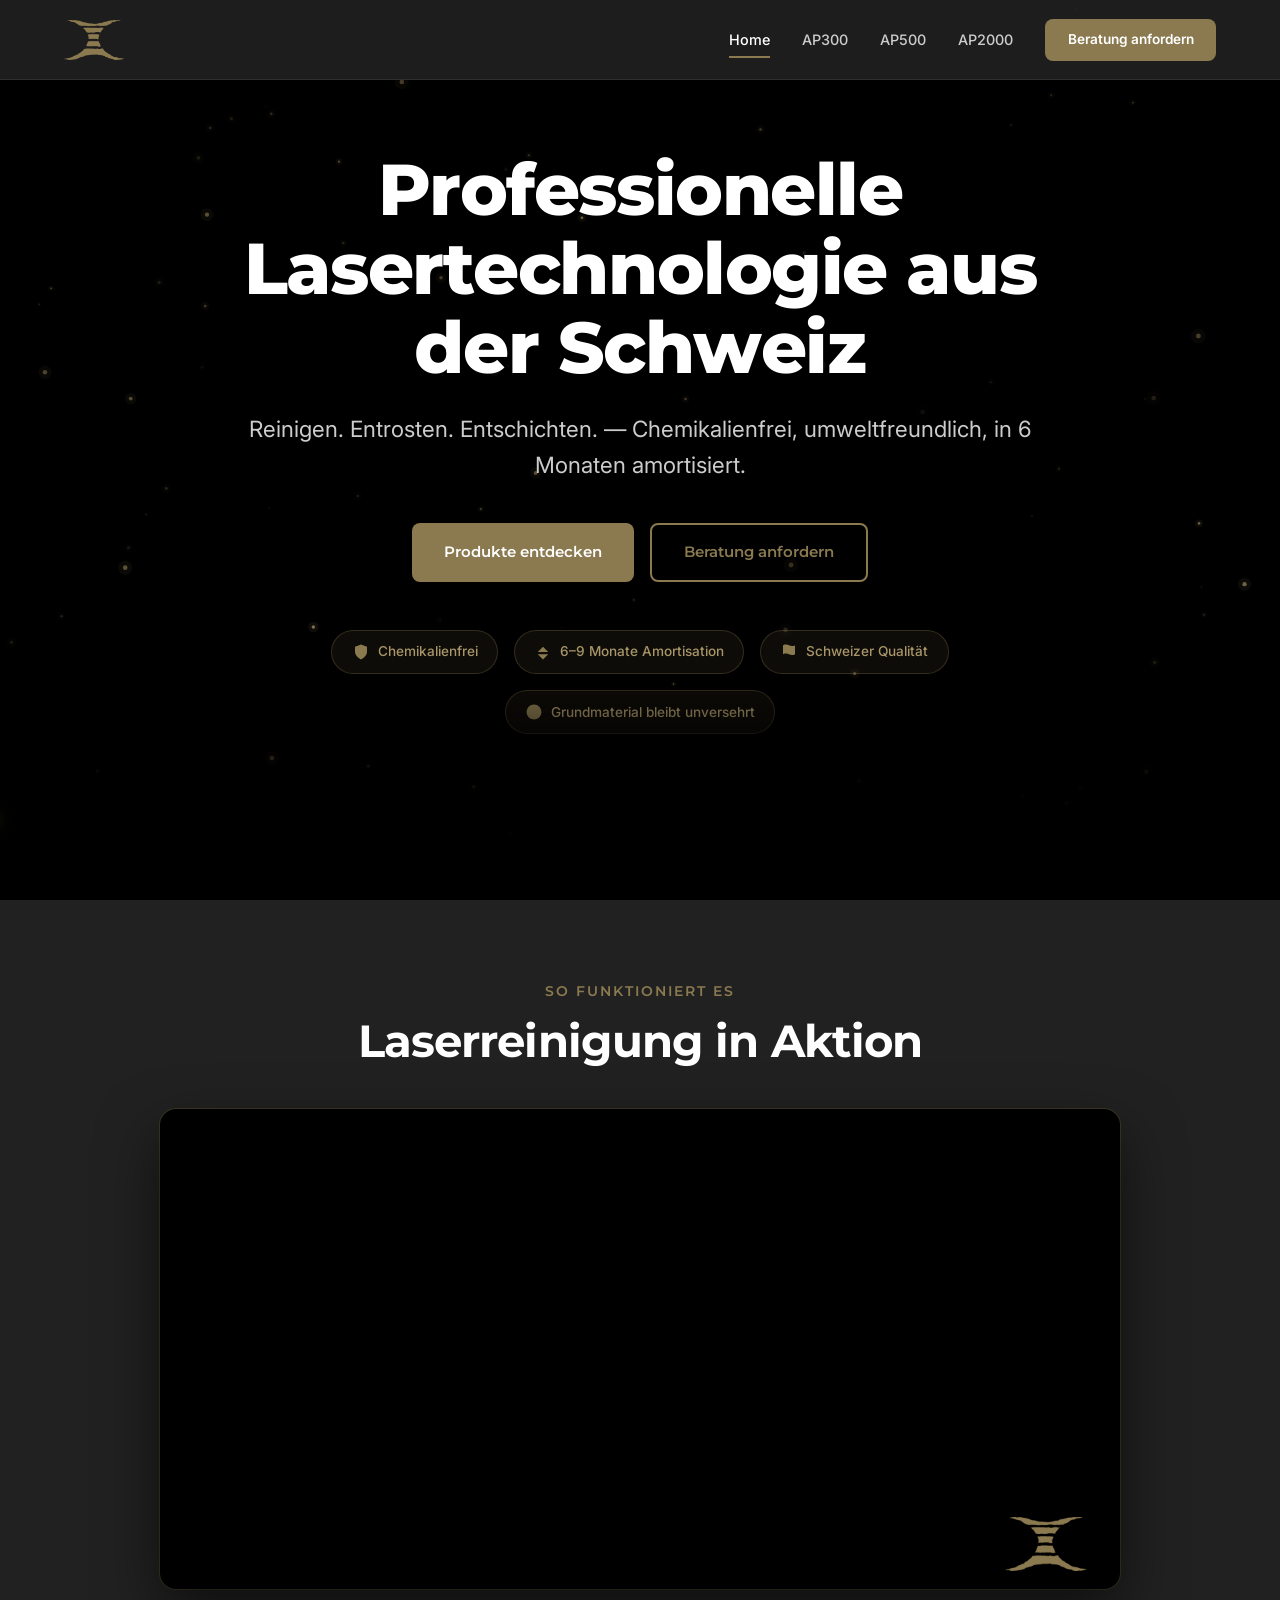
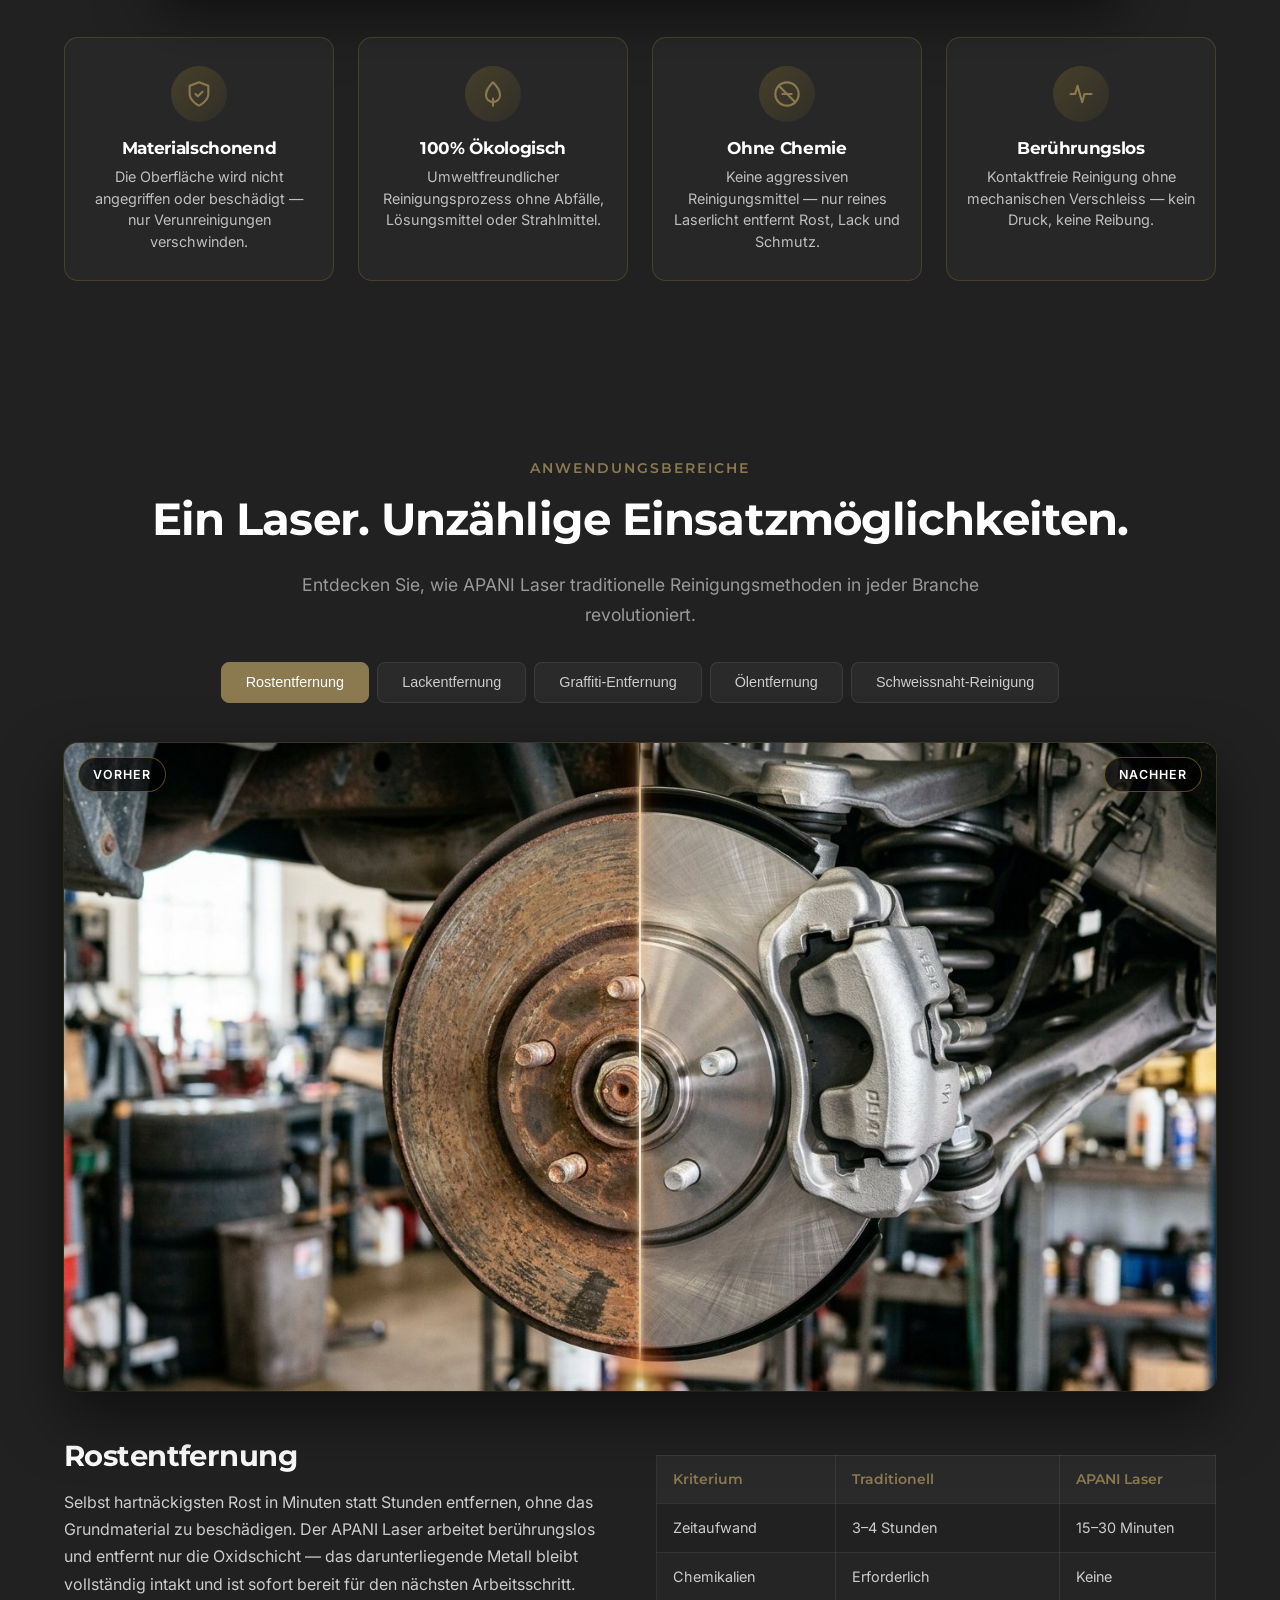
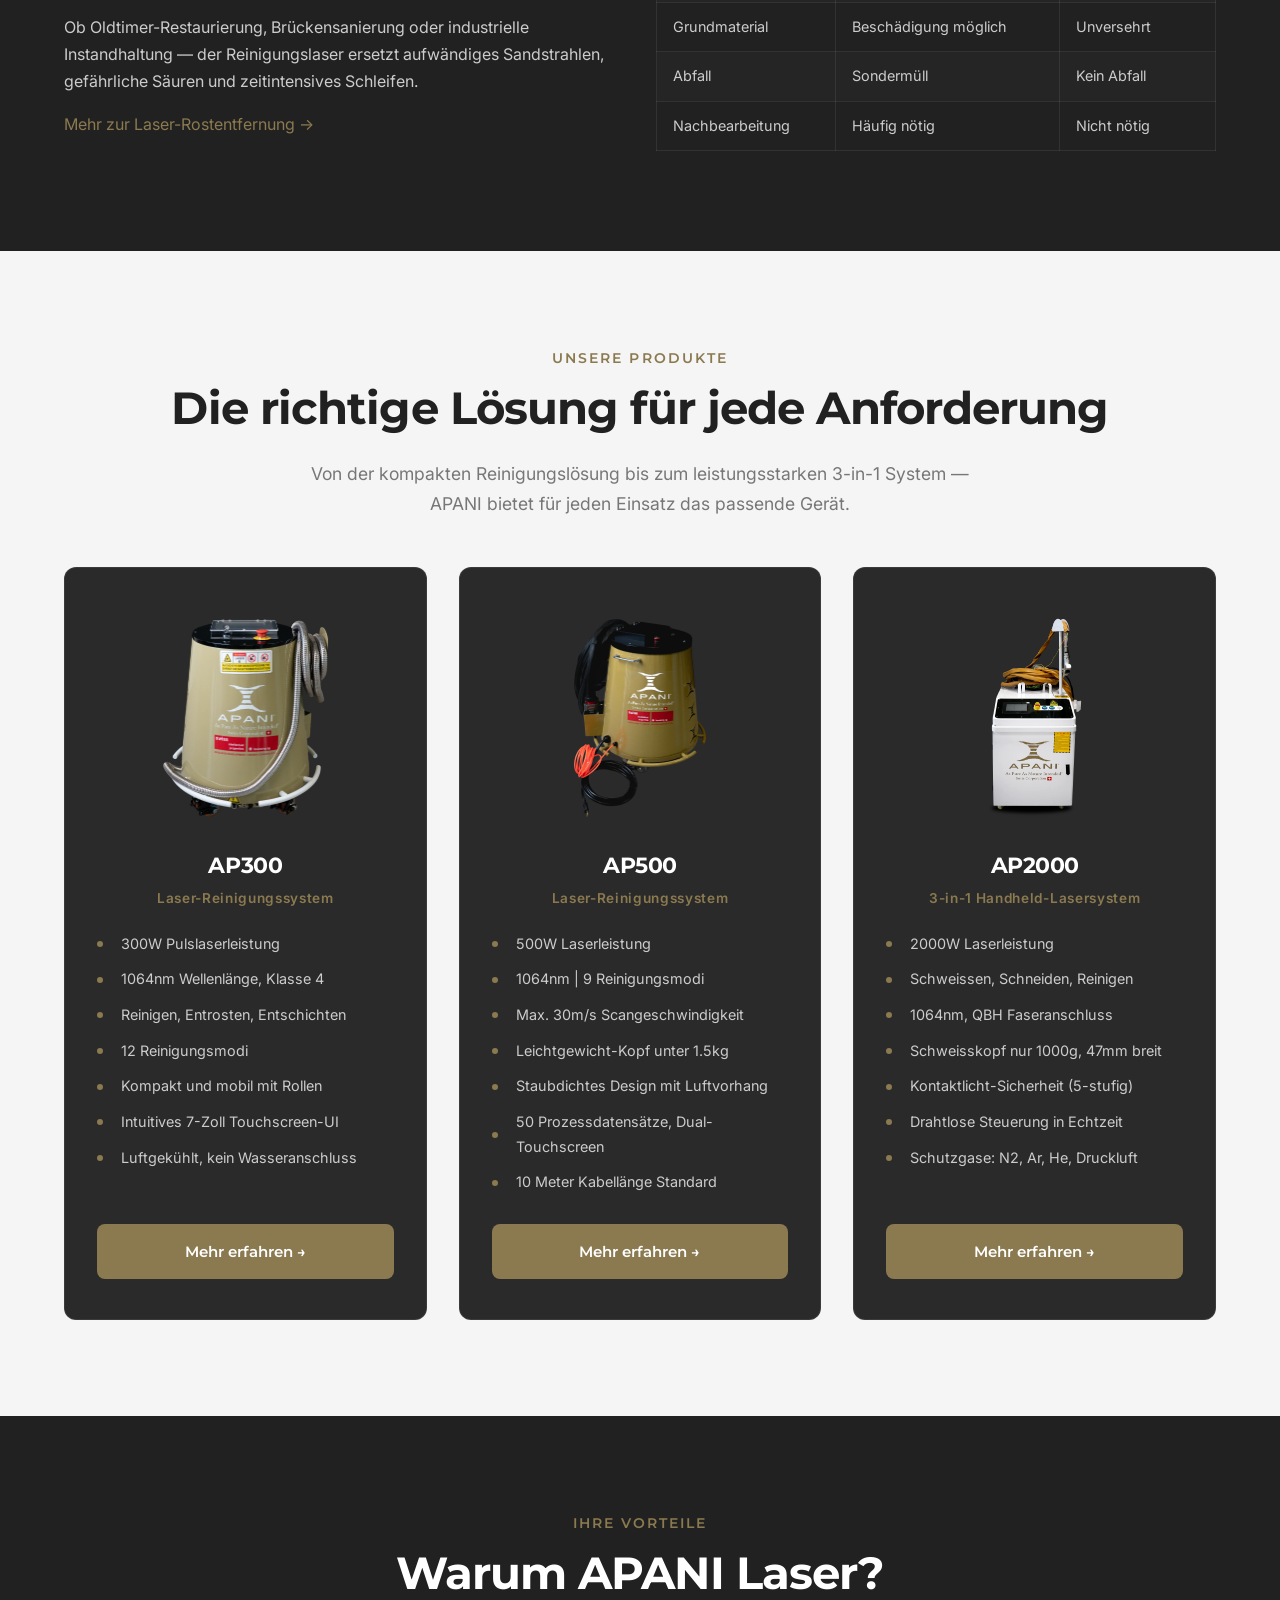
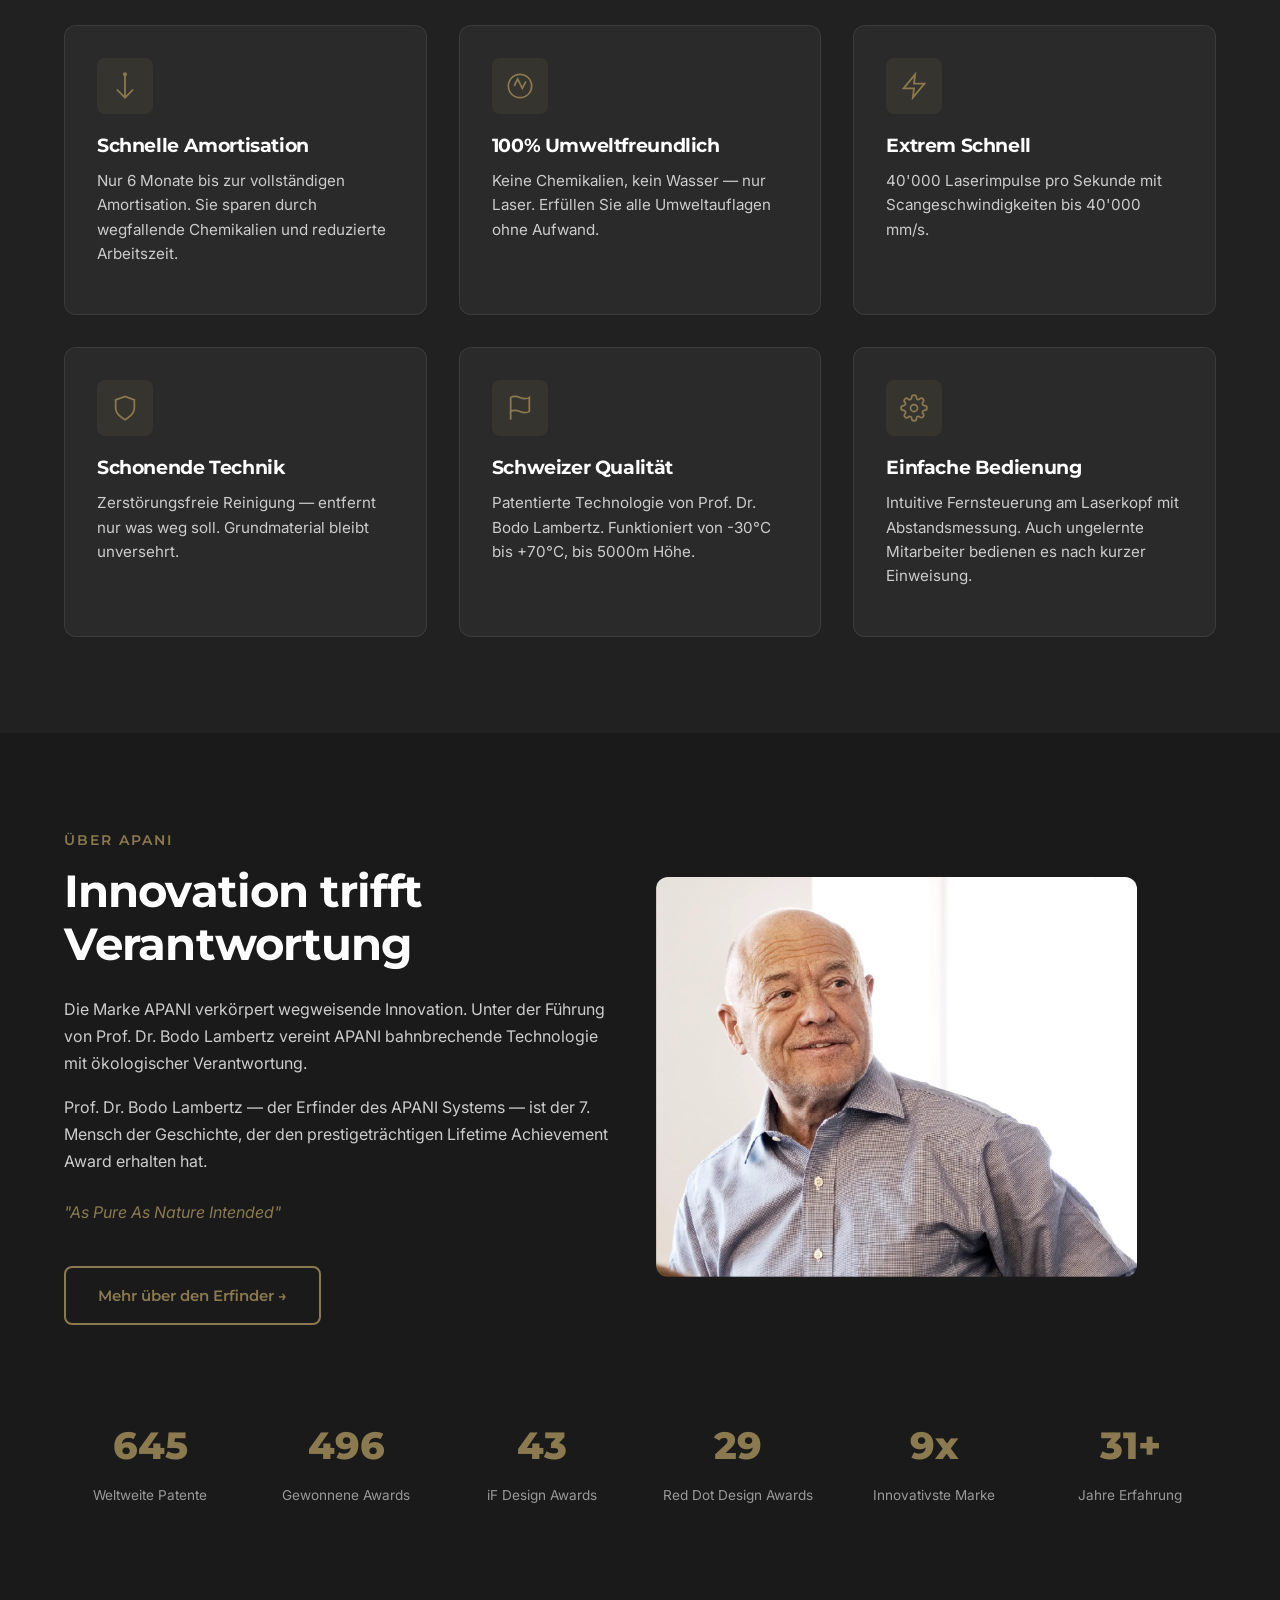
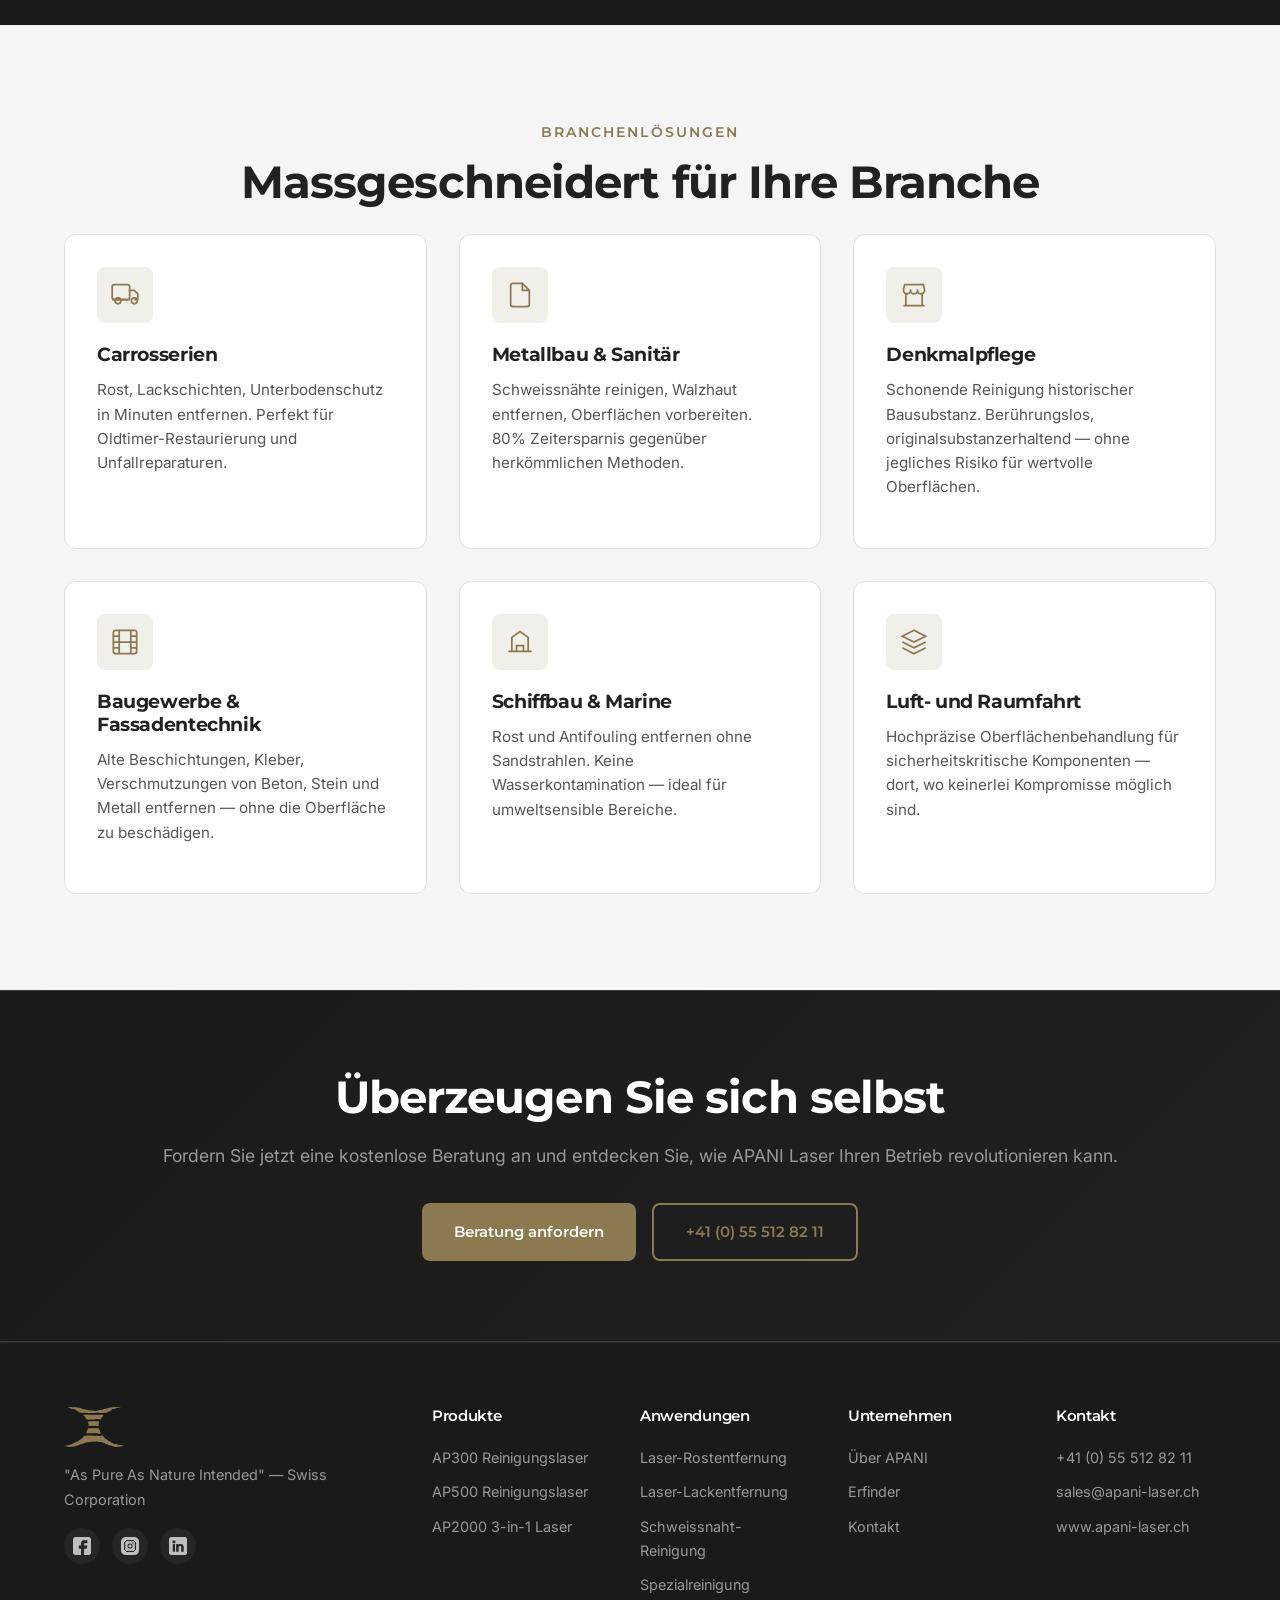
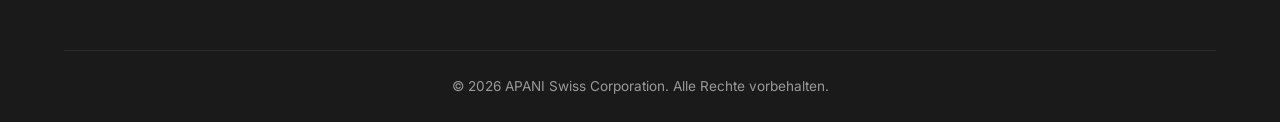
<file: index.html>
<!DOCTYPE html>
<html lang="de-CH">
<head>
  <meta charset="UTF-8">
  <meta name="viewport" content="width=device-width, initial-scale=1.0">
  <title>APANI Laser Schweiz — Professionelle Laserreinigung | Rostentfernung ohne Chemie</title>
  <meta name="description" content="APANI Laser Technology aus der Schweiz: Professionelle Laser-Reinigungssysteme für Rostentfernung, Lackentfernung und Oberflächenbehandlung. Chemikalienfrei, umweltfreundlich, amortisiert in 6 Monaten. ☎ +41 55 512 82 11">
  <meta name="keywords" content="Laserreinigung Schweiz, Reinigungslaser kaufen, Rostentfernung Laser, Lackentfernung Laser, APANI Laser, Laser Oberflächenbehandlung, chemiefreie Reinigung, industrielle Laserreinigung">
  <meta name="author" content="APANI Swiss Corporation">
  <meta name="robots" content="index, follow">
  <link rel="canonical" href="https://www.apani-laser.ch/">
  <meta property="og:title" content="APANI Laser Schweiz — Professionelle Laserreinigung">
  <meta property="og:description" content="Professionelle Laser-Reinigungssysteme für Rostentfernung, Lackentfernung und Oberflächenbehandlung. Chemikalienfrei und umweltfreundlich.">
  <meta property="og:type" content="website">
  <meta property="og:url" content="https://www.apani-laser.ch/">
  <meta property="og:site_name" content="APANI Laser Technology">
  <meta property="og:locale" content="de_CH">
  <meta name="twitter:card" content="summary_large_image">
  <link rel="icon" type="image/png" href="images/favicon.png">
  <link rel="apple-touch-icon" href="images/webclip.png">
  <link rel="preconnect" href="https://fonts.googleapis.com">
  <link rel="preconnect" href="https://fonts.gstatic.com" crossorigin>
  <link href="https://fonts.googleapis.com/css2?family=Inter:wght@400;500;600;700&family=Montserrat:wght@600;700;800&display=swap" rel="stylesheet">
  <link rel="stylesheet" href="style.css">

  <!-- Google Analytics -->
  <script async src="https://www.googletagmanager.com/gtag/js?id=G-SNH6JK3H4Y"></script>
  <script>
    window.dataLayer = window.dataLayer || [];
    function gtag(){dataLayer.push(arguments);}
    gtag('js', new Date());
    gtag('config', 'G-SNH6JK3H4Y');
  </script>

  <!-- Structured Data: Organization -->
  <script type="application/ld+json">
  {
    "@context": "https://schema.org",
    "@type": "Organization",
    "name": "APANI Swiss Corporation",
    "url": "https://www.apani-laser.ch",
    "logo": "https://www.apani-laser.ch/images/APANI-LOGO.png",
    "description": "Schweizer Unternehmen für professionelle Lasertechnologie — Reinigen, Entrosten, Entschichten ohne Chemie.",
    "telephone": "+41555128211",
    "email": "sales@apani-laser.ch",
    "address": {
      "@type": "PostalAddress",
      "addressLocality": "Wangen",
      "addressCountry": "CH"
    },
    "sameAs": []
  }
  </script>

  <!-- Structured Data: LocalBusiness -->
  <script type="application/ld+json">
  {
    "@context": "https://schema.org",
    "@type": "LocalBusiness",
    "name": "APANI Laser Technology",
    "url": "https://www.apani-laser.ch",
    "telephone": "+41555128211",
    "email": "sales@apani-laser.ch",
    "address": {
      "@type": "PostalAddress",
      "addressLocality": "Wangen",
      "addressCountry": "CH"
    },
    "description": "Professionelle Laser-Reinigungssysteme aus der Schweiz. Chemiefreie Rostentfernung, Lackentfernung und Oberflächenbehandlung."
  }
  </script>
</head>
<body>

  <!-- ========== HEADER ========== -->
  <header class="site-header" role="banner">
    <div class="container header-inner">
      <a aria-label='APANI Laser — Startseite' class='logo' href='/'>
        <img src="images/APANI-LOGO.png" alt="APANI Laser Logo" width="160" height="40">
      </a>
      <nav class="nav-links" role="navigation" aria-label="Hauptnavigation">
        <a class='active' href='/'>Home</a>
        <a href='/ap300'>AP300</a>
        <a href='/ap500'>AP500</a>
        <a href='/ap2000'>AP2000</a>
        <a class='nav-cta' href='/kontakt'>Beratung anfordern</a>
      </nav>
      <button class="hamburger" aria-label="Menü öffnen" aria-expanded="false">
        <span></span><span></span><span></span>
      </button>
    </div>
  </header>

  <main>
    <!-- ========== HERO ========== -->
    <section class="hero" id="hero">
      <video id="heroVid1" class="hero-video" autoplay muted playsinline aria-hidden="true" onloadedmetadata="this.playbackRate=0.65">
        <source src="images/hero-bg.mp4" type="video/mp4">
      </video>
      <video id="heroVid2" class="hero-video" muted playsinline aria-hidden="true" style="opacity:0" onloadedmetadata="this.playbackRate=0.65">
        <source src="images/hero-bg-2.mp4" type="video/mp4">
      </video>
      <div class="hero-video-watermark-mask" aria-hidden="true"></div>
      <div class="hero-video-overlay" aria-hidden="true"></div>
      <canvas class="hero-canvas" aria-hidden="true"></canvas>
      <div class="hero-laser-line" aria-hidden="true"></div>
      <div class="hero-content">
        <h1 class="hero-title" style="visibility:hidden;">Professionelle Lasertechnologie aus der Schweiz</h1>
        <p class="hero-subtitle">Reinigen. Entrosten. Entschichten. — Chemikalienfrei, umweltfreundlich, in 6 Monaten amortisiert.</p>
        <div class="btn-group">
          <a href="#produkte" class="btn btn-primary">Produkte entdecken</a>
          <a class='btn btn-outline' href='/kontakt'>Beratung anfordern</a>
        </div>
        <div class="usp-badges">
          <div class="usp-badge">
            <svg viewBox="0 0 24 24"><path d="M12 22s8-4 8-10V5l-8-3-8 3v7c0 6 8 10 8 10z"/></svg>
            Chemikalienfrei
          </div>
          <div class="usp-badge">
            <svg viewBox="0 0 24 24"><path d="M12 2v20m-7-7l7 7 7-7M5 12l7-7 7 7"/></svg>
            6–9 Monate Amortisation
          </div>
          <div class="usp-badge">
            <svg viewBox="0 0 24 24"><path d="M4 15s1-1 4-1 5 2 8 2 4-1 4-1V3s-1 1-4 1-5-2-8-2-4 1-4 1z"/><line x1="4" y1="22" x2="4" y2="15"/></svg>
            Schweizer Qualität
          </div>
          <div class="usp-badge">
            <svg viewBox="0 0 24 24"><circle cx="12" cy="12" r="10"/><path d="M9 12l2 2 4-4"/></svg>
            Grundmaterial bleibt unversehrt
          </div>
        </div>
      </div>
    </section>

    <!-- ========== INTRO VIDEO ========== -->
    <section class="section-dark intro-video-section" id="intro-video">
      <div class="container">
        <div class="text-center fade-up">
          <span class="section-label">So funktioniert es</span>
          <h2 class="section-title">Laserreinigung in Aktion</h2>
        </div>
        <div class="intro-video-wrap fade-up">
          <video class="intro-video" autoplay muted loop playsinline preload="metadata">
            <source src="images/intro.mp4" type="video/mp4">
          </video>
          <img class="intro-video-logo" src="images/APANI-LOGO.png" alt="APANI" aria-hidden="true">
        </div>
        <div class="intro-features fade-up">
          <div class="intro-feature">
            <div class="intro-feature-icon">
              <svg viewBox="0 0 24 24" fill="none" stroke="currentColor" stroke-width="1.8" stroke-linecap="round" stroke-linejoin="round"><path d="M12 22s8-4 8-10V5l-8-3-8 3v7c0 6 8 10 8 10z"/><path d="M9 12l2 2 4-4"/></svg>
            </div>
            <h3>Materialschonend</h3>
            <p>Die Oberfläche wird nicht angegriffen oder beschädigt — nur Verunreinigungen verschwinden.</p>
          </div>
          <div class="intro-feature">
            <div class="intro-feature-icon">
              <svg viewBox="0 0 24 24" fill="none" stroke="currentColor" stroke-width="1.8" stroke-linecap="round" stroke-linejoin="round"><path d="M12 2C8 6 6 9 6 13a6 6 0 0 0 12 0c0-4-2-7-6-11z"/><path d="M12 22v-6"/></svg>
            </div>
            <h3>100% Ökologisch</h3>
            <p>Umweltfreundlicher Reinigungsprozess ohne Abfälle, Lösungsmittel oder Strahlmittel.</p>
          </div>
          <div class="intro-feature">
            <div class="intro-feature-icon">
              <svg viewBox="0 0 24 24" fill="none" stroke="currentColor" stroke-width="1.8" stroke-linecap="round" stroke-linejoin="round"><circle cx="12" cy="12" r="10"/><path d="M4.9 4.9l14.2 14.2"/><path d="M8 12h8"/></svg>
            </div>
            <h3>Ohne Chemie</h3>
            <p>Keine aggressiven Reinigungsmittel — nur reines Laserlicht entfernt Rost, Lack und Schmutz.</p>
          </div>
          <div class="intro-feature">
            <div class="intro-feature-icon">
              <svg viewBox="0 0 24 24" fill="none" stroke="currentColor" stroke-width="1.8" stroke-linecap="round" stroke-linejoin="round"><path d="M3 12h4l2-7 4 14 2-7h6"/></svg>
            </div>
            <h3>Berührungslos</h3>
            <p>Kontaktfreie Reinigung ohne mechanischen Verschleiss — kein Druck, keine Reibung.</p>
          </div>
        </div>
      </div>
    </section>

    <!-- ========== ANWENDUNGSBEREICHE (TABS) ========== -->
    <section class="section-dark" id="anwendungen">
      <div class="container">
        <div class="text-center fade-up">
          <span class="section-label">Anwendungsbereiche</span>
          <h2 class="section-title">Ein Laser. Unzählige Einsatzmöglichkeiten.</h2>
          <p class="section-subtitle" style="margin: 0 auto 2rem;">Entdecken Sie, wie APANI Laser traditionelle Reinigungsmethoden in jeder Branche revolutioniert.</p>
        </div>

        <div class="app-tabs fade-up">
          <button class="app-tab active" data-tab="tab-rost">Rostentfernung</button>
          <button class="app-tab" data-tab="tab-lack">Lackentfernung</button>
          <button class="app-tab" data-tab="tab-graffiti">Graffiti-Entfernung</button>
          <button class="app-tab" data-tab="tab-oel">Ölentfernung</button>
          <button class="app-tab" data-tab="tab-schweiss">Schweissnaht-Reinigung</button>
        </div>

        <div class="app-content active" id="tab-rost">
          <div class="ba-slider" data-before="images/before-after/rost-vorher.jpg" data-after="images/before-after/rost-nachher.jpg" data-label-before="Vorher" data-label-after="Nachher" aria-label="Vorher Nachher Vergleich Rostentfernung"></div>
          <div class="app-content-inner">
            <div>
              <h3>Rostentfernung</h3>
              <p>Selbst hartnäckigsten Rost in Minuten statt Stunden entfernen, ohne das Grundmaterial zu beschädigen. Der APANI Laser arbeitet berührungslos und entfernt nur die Oxidschicht — das darunterliegende Metall bleibt vollständig intakt und ist sofort bereit für den nächsten Arbeitsschritt.</p>
              <p>Ob Oldtimer-Restaurierung, Brückensanierung oder industrielle Instandhaltung — der Reinigungslaser ersetzt aufwändiges Sandstrahlen, gefährliche Säuren und zeitintensives Schleifen.</p>
              <p><a href="laser-rostentfernung.html" class="text-gold">Mehr zur Laser-Rostentfernung &rarr;</a></p>
            </div>
            <div>
              <table class="comparison-table">
                <thead><tr><th>Kriterium</th><th>Traditionell</th><th>APANI Laser</th></tr></thead>
                <tbody>
                  <tr><td>Zeitaufwand</td><td>3–4 Stunden</td><td>15–30 Minuten</td></tr>
                  <tr><td>Chemikalien</td><td>Erforderlich</td><td>Keine</td></tr>
                  <tr><td>Grundmaterial</td><td>Beschädigung möglich</td><td>Unversehrt</td></tr>
                  <tr><td>Abfall</td><td>Sondermüll</td><td>Kein Abfall</td></tr>
                  <tr><td>Nachbearbeitung</td><td>Häufig nötig</td><td>Nicht nötig</td></tr>
                </tbody>
              </table>
            </div>
          </div>
        </div>

        <div class="app-content" id="tab-lack">
          <div class="ba-slider" data-before="images/before-after/lack-vorher.jpg" data-after="images/before-after/lack-nachher.jpg" data-label-before="Vorher" data-label-after="Nachher" aria-label="Vorher Nachher Vergleich Lackentfernung"></div>
          <div class="app-content-inner">
            <div>
              <h3>Lackentfernung</h3>
              <p>Alte Lackschichten präzise entfernen — Schicht für Schicht oder alles auf einmal. Das Metall bleibt perfekt vorbereitet für neue Beschichtungen. Der Laser ermöglicht selektive Entlackung: Entfernen Sie gezielt einzelne Schichten, ohne die darunterliegenden zu beschädigen.</p>
              <p>Ideal für die Automobilindustrie, Flugzeugwartung und überall dort, wo präzise Oberflächenvorbereitung gefragt ist.</p>
              <p><a href="laser-lackentfernung.html" class="text-gold">Mehr zur Laser-Lackentfernung &rarr;</a></p>
            </div>
            <div>
              <table class="comparison-table">
                <thead><tr><th>Kriterium</th><th>Traditionell</th><th>APANI Laser</th></tr></thead>
                <tbody>
                  <tr><td>Methode</td><td>Abbeizer / Schleifen</td><td>Laserpulse</td></tr>
                  <tr><td>Chemikalien</td><td>Aggressive Lösungsmittel</td><td>Keine</td></tr>
                  <tr><td>Präzision</td><td>Gering</td><td>Schicht für Schicht</td></tr>
                  <tr><td>Gesundheitsrisiko</td><td>Hoch (Dämpfe)</td><td>Minimal</td></tr>
                  <tr><td>Umweltbelastung</td><td>Sondermüll</td><td>Keine</td></tr>
                </tbody>
              </table>
            </div>
          </div>
        </div>

        <div class="app-content" id="tab-graffiti">
          <div class="ba-slider" data-before="images/before-after/graffiti-vorher.jpg" data-after="images/before-after/graffiti-nachher.jpg" data-label-before="Vorher" data-label-after="Nachher" aria-label="Vorher Nachher Vergleich Graffiti-Entfernung"></div>
          <div class="app-content-inner">
            <div>
              <h3>Graffiti-Entfernung</h3>
              <p>Farbe und Graffiti rückstandslos von Stein, Beton, Metall und Glas entfernen — ohne Chemie, ohne Hochdruck. Der Laser verdampft die Farbpigmente, ohne die darunterliegende Oberfläche zu beschädigen.</p>
              <p>Besonders wertvoll für die Denkmalpflege, wo herkömmliche Methoden historische Bausubstanz angreifen können.</p>
              <p><a href="spezialreinigung-laser.html" class="text-gold">Mehr zur Spezialreinigung mit Laser &rarr;</a></p>
            </div>
            <div>
              <table class="comparison-table">
                <thead><tr><th>Kriterium</th><th>Traditionell</th><th>APANI Laser</th></tr></thead>
                <tbody>
                  <tr><td>Methode</td><td>Hochdruck / Chemie</td><td>Laserpulse</td></tr>
                  <tr><td>Substanzerhaltung</td><td>Beschädigung möglich</td><td>Vollständig erhalten</td></tr>
                  <tr><td>Wasserbedarf</td><td>Hoch</td><td>Keiner</td></tr>
                  <tr><td>Denkmalpflege geeignet</td><td>Bedingt</td><td>Ideal</td></tr>
                </tbody>
              </table>
            </div>
          </div>
        </div>

        <div class="app-content" id="tab-oel">
          <div class="ba-slider" data-before="images/before-after/oel-vorher.jpg" data-after="images/before-after/oel-nachher.jpg" data-label-before="Vorher" data-label-after="Nachher" aria-label="Vorher Nachher Vergleich Oelentfernung"></div>
          <div class="app-content-inner">
            <div>
              <h3>Ölentfernung</h3>
              <p>Eingedrungenes Öl bis tief in die Poren verdampfen — für dauerhaft saubere und sichere Oberflächen. Der Laser erreicht Tiefenreinigung, die mit herkömmlichen Methoden unmöglich ist.</p>
              <p>Besonders effektiv bei Werkstattböden, Maschinenteilen und überall dort, wo Öl in die Oberfläche eingedrungen ist.</p>
            </div>
            <div>
              <table class="comparison-table">
                <thead><tr><th>Kriterium</th><th>Traditionell</th><th>APANI Laser</th></tr></thead>
                <tbody>
                  <tr><td>Reinigungstiefe</td><td>Oberflächlich</td><td>Bis in die Poren</td></tr>
                  <tr><td>Dauerhaftigkeit</td><td>Temporär</td><td>Dauerhaft</td></tr>
                  <tr><td>Chemikalien</td><td>Entfetter nötig</td><td>Keine</td></tr>
                  <tr><td>Trocknungszeit</td><td>Stunden</td><td>Sofort trocken</td></tr>
                </tbody>
              </table>
            </div>
          </div>
        </div>

        <div class="app-content" id="tab-schweiss">
          <div class="ba-slider" data-before="images/before-after/schweiss-vorher.jpg" data-after="images/before-after/schweiss-nachher.jpg" data-label-before="Vorher" data-label-after="Nachher" aria-label="Vorher Nachher Vergleich Schweissnaht-Reinigung"></div>
          <div class="app-content-inner">
            <div>
              <h3>Schweissnaht-Reinigung</h3>
              <p>Anlauffarben entfernen und Schweissnähte in einem Bruchteil der Zeit reinigen — mit perfektem Ergebnis. Der Laser entfernt Oxidation und Verfärbungen ohne mechanische Einwirkung.</p>
              <p>Ideal für Edelstahlverarbeitung, wo makellose Oberflächen unverzichtbar sind — in der Lebensmittelindustrie, Pharmaindustrie und im hochwertigen Metallbau.</p>
              <p><a href="schweissnaht-reinigung-laser.html" class="text-gold">Mehr zur Schweissnaht-Reinigung &rarr;</a></p>
            </div>
            <div>
              <table class="comparison-table">
                <thead><tr><th>Kriterium</th><th>Traditionell</th><th>APANI Laser</th></tr></thead>
                <tbody>
                  <tr><td>Methode</td><td>Beizen / Schleifen</td><td>Laserpulse</td></tr>
                  <tr><td>Zeitaufwand</td><td>30+ Minuten</td><td>2–5 Minuten</td></tr>
                  <tr><td>Oberflächenqualität</td><td>Gut</td><td>Exzellent</td></tr>
                  <tr><td>Gesundheitsrisiko</td><td>Beizpasten (Flusssäure)</td><td>Keines</td></tr>
                </tbody>
              </table>
            </div>
          </div>
        </div>
      </div>
    </section>

    <!-- ========== PRODUKTÜBERSICHT ========== -->
    <section class="section-light" id="produkte">
      <div class="container">
        <div class="text-center fade-up">
          <span class="section-label">Unsere Produkte</span>
          <h2 class="section-title">Die richtige Lösung für jede Anforderung</h2>
          <p class="section-subtitle" style="margin: 0 auto 3rem;">Von der kompakten Reinigungslösung bis zum leistungsstarken 3-in-1 System — APANI bietet für jeden Einsatz das passende Gerät.</p>
        </div>

        <div class="grid-3 fade-up">
          <div class="product-card">
            <div class="product-card-image">
              <img src="images/ap300/1.webp" alt="APANI AP300 Laser-Reinigungssystem — 300W Pulsed Laser" loading="lazy">
            </div>
            <h3>AP300</h3>
            <span class="product-type">Laser-Reinigungssystem</span>
            <ul>
              <li>300W Pulslaserleistung</li>
              <li>1064nm Wellenlänge, Klasse 4</li>
              <li>Reinigen, Entrosten, Entschichten</li>
              <li>12 Reinigungsmodi</li>
              <li>Kompakt und mobil mit Rollen</li>
              <li>Intuitives 7-Zoll Touchscreen-UI</li>
              <li>Luftgekühlt, kein Wasseranschluss</li>
            </ul>
            <a class='btn btn-primary' href='/ap300'>Mehr erfahren &rarr;</a>
          </div>

          <div class="product-card">
            <div class="product-card-image">
              <img src="images/ap500/4.webp" alt="APANI AP500 Laser-Reinigungssystem — 500W Hochleistungslaser" loading="lazy">
            </div>
            <h3>AP500</h3>
            <span class="product-type">Laser-Reinigungssystem</span>
            <ul>
              <li>500W Laserleistung</li>
              <li>1064nm | 9 Reinigungsmodi</li>
              <li>Max. 30m/s Scangeschwindigkeit</li>
              <li>Leichtgewicht-Kopf unter 1.5kg</li>
              <li>Staubdichtes Design mit Luftvorhang</li>
              <li>50 Prozessdatensätze, Dual-Touchscreen</li>
              <li>10 Meter Kabellänge Standard</li>
            </ul>
            <a class='btn btn-primary' href='/ap500'>Mehr erfahren &rarr;</a>
          </div>

          <div class="product-card">
            <div class="product-card-image">
              <img src="images/ap2000/1.webp" alt="APANI AP2000 3-in-1 Handheld-Lasersystem — Schweissen, Schneiden, Reinigen" loading="lazy">
            </div>
            <h3>AP2000</h3>
            <span class="product-type">3-in-1 Handheld-Lasersystem</span>
            <ul>
              <li>2000W Laserleistung</li>
              <li>Schweissen, Schneiden, Reinigen</li>
              <li>1064nm, QBH Faseranschluss</li>
              <li>Schweisskopf nur 1000g, 47mm breit</li>
              <li>Kontaktlicht-Sicherheit (5-stufig)</li>
              <li>Drahtlose Steuerung in Echtzeit</li>
              <li>Schutzgase: N2, Ar, He, Druckluft</li>
            </ul>
            <a class='btn btn-primary' href='/ap2000'>Mehr erfahren &rarr;</a>
          </div>
        </div>
      </div>
    </section>

    <!-- ========== VORTEILE ========== -->
    <section class="section-dark" id="vorteile">
      <div class="container">
        <div class="text-center fade-up">
          <span class="section-label">Ihre Vorteile</span>
          <h2 class="section-title">Warum APANI Laser?</h2>
        </div>

        <div class="grid-3 fade-up">
          <div class="card">
            <div class="card-icon"><svg viewBox="0 0 24 24"><path d="M12 2v20m-7-7l7 7 7-7"/><circle cx="12" cy="2" r="1"/></svg></div>
            <h3>Schnelle Amortisation</h3>
            <p>Nur 6 Monate bis zur vollständigen Amortisation. Sie sparen durch wegfallende Chemikalien und reduzierte Arbeitszeit.</p>
          </div>
          <div class="card">
            <div class="card-icon"><svg viewBox="0 0 24 24"><path d="M12 22c5.523 0 10-4.477 10-10S17.523 2 12 2 2 6.477 2 12s4.477 10 10 10z"/><path d="M7 12l3-6 4 8 3-6"/></svg></div>
            <h3>100% Umweltfreundlich</h3>
            <p>Keine Chemikalien, kein Wasser — nur Laser. Erfüllen Sie alle Umweltauflagen ohne Aufwand.</p>
          </div>
          <div class="card">
            <div class="card-icon"><svg viewBox="0 0 24 24"><polygon points="13 2 3 14 12 14 11 22 21 10 12 10"/></svg></div>
            <h3>Extrem Schnell</h3>
            <p>40'000 Laserimpulse pro Sekunde mit Scangeschwindigkeiten bis 40'000 mm/s.</p>
          </div>
          <div class="card">
            <div class="card-icon"><svg viewBox="0 0 24 24"><path d="M12 22s8-4 8-10V5l-8-3-8 3v7c0 6 8 10 8 10z"/></svg></div>
            <h3>Schonende Technik</h3>
            <p>Zerstörungsfreie Reinigung — entfernt nur was weg soll. Grundmaterial bleibt unversehrt.</p>
          </div>
          <div class="card">
            <div class="card-icon"><svg viewBox="0 0 24 24"><path d="M4 15s1-1 4-1 5 2 8 2 4-1 4-1V3s-1 1-4 1-5-2-8-2-4 1-4 1z"/><line x1="4" y1="22" x2="4" y2="15"/></svg></div>
            <h3>Schweizer Qualität</h3>
            <p>Patentierte Technologie von Prof. Dr. Bodo Lambertz. Funktioniert von -30°C bis +70°C, bis 5000m Höhe.</p>
          </div>
          <div class="card">
            <div class="card-icon"><svg viewBox="0 0 24 24"><circle cx="12" cy="12" r="3"/><path d="M19.4 15a1.65 1.65 0 0 0 .33 1.82l.06.06a2 2 0 1 1-2.83 2.83l-.06-.06a1.65 1.65 0 0 0-1.82-.33 1.65 1.65 0 0 0-1 1.51V21a2 2 0 1 1-4 0v-.09A1.65 1.65 0 0 0 9 19.4a1.65 1.65 0 0 0-1.82.33l-.06.06a2 2 0 1 1-2.83-2.83l.06-.06A1.65 1.65 0 0 0 4.68 15a1.65 1.65 0 0 0-1.51-1H3a2 2 0 1 1 0-4h.09A1.65 1.65 0 0 0 4.6 9a1.65 1.65 0 0 0-.33-1.82l-.06-.06a2 2 0 1 1 2.83-2.83l.06.06A1.65 1.65 0 0 0 9 4.68a1.65 1.65 0 0 0 1-1.51V3a2 2 0 1 1 4 0v.09a1.65 1.65 0 0 0 1 1.51 1.65 1.65 0 0 0 1.82-.33l.06-.06a2 2 0 1 1 2.83 2.83l-.06.06A1.65 1.65 0 0 0 19.4 9a1.65 1.65 0 0 0 1.51 1H21a2 2 0 1 1 0 4h-.09a1.65 1.65 0 0 0-1.51 1z"/></svg></div>
            <h3>Einfache Bedienung</h3>
            <p>Intuitive Fernsteuerung am Laserkopf mit Abstandsmessung. Auch ungelernte Mitarbeiter bedienen es nach kurzer Einweisung.</p>
          </div>
        </div>
      </div>
    </section>

    <!-- ========== ÜBER APANI / PROF. LAMBERTZ ========== -->
    <section class="section-darker" id="ueber">
      <div class="container">
        <div class="grid-2 fade-up" style="align-items: center;">
          <div>
            <span class="section-label">Über APANI</span>
            <h2 class="section-title">Innovation trifft Verantwortung</h2>
            <p>Die Marke APANI verkörpert wegweisende Innovation. Unter der Führung von Prof. Dr. Bodo Lambertz vereint APANI bahnbrechende Technologie mit ökologischer Verantwortung.</p>
            <p>Prof. Dr. Bodo Lambertz — der Erfinder des APANI Systems — ist der 7. Mensch der Geschichte, der den prestigeträchtigen Lifetime Achievement Award erhalten hat.</p>
            <p style="color: var(--gold); font-style: italic; margin-top: 1.5rem;">"As Pure As Nature Intended"</p>
            <a href="erfinder.html" class="btn btn-outline" style="margin-top: 1.5rem;">Mehr über den Erfinder &rarr;</a>
          </div>
          <div style="text-align: center;">
            <img src="images/Professor-Dr-Lambertz-2.webp" alt="Prof. Dr. Bodo Lambertz — Erfinder der APANI Lasertechnologie" loading="lazy" style="max-height: 400px; border-radius: var(--radius);">
          </div>
        </div>

        <div class="stats-grid fade-up" style="margin-top: 4rem;">
          <div class="stat-item">
            <div class="stat-number" data-count="808">0</div>
            <div class="stat-label">Weltweite Patente</div>
          </div>
          <div class="stat-item">
            <div class="stat-number" data-count="621">0</div>
            <div class="stat-label">Gewonnene Awards</div>
          </div>
          <div class="stat-item">
            <div class="stat-number" data-count="54">0</div>
            <div class="stat-label">iF Design Awards</div>
          </div>
          <div class="stat-item">
            <div class="stat-number" data-count="37">0</div>
            <div class="stat-label">Red Dot Design Awards</div>
          </div>
          <div class="stat-item">
            <div class="stat-number" data-count="12" data-suffix="x">0</div>
            <div class="stat-label">Innovativste Marke</div>
          </div>
          <div class="stat-item">
            <div class="stat-number" data-count="40" data-suffix="+">0</div>
            <div class="stat-label">Jahre Erfahrung</div>
          </div>
        </div>
      </div>
    </section>

    <!-- ========== BRANCHENLÖSUNGEN ========== -->
    <section class="section-light" id="branchen">
      <div class="container">
        <div class="text-center fade-up">
          <span class="section-label">Branchenlösungen</span>
          <h2 class="section-title">Massgeschneidert für Ihre Branche</h2>
        </div>

        <div class="grid-3 fade-up">
          <div class="card">
            <div class="card-icon"><svg viewBox="0 0 24 24"><rect x="1" y="3" width="15" height="13" rx="2"/><path d="M16 8h4l3 3v5h-3M1 16h15M6 19.5a2.5 2.5 0 1 0 0-5 2.5 2.5 0 0 0 0 5zM20 19.5a2.5 2.5 0 1 0 0-5 2.5 2.5 0 0 0 0 5z"/></svg></div>
            <h3>Carrosserien</h3>
            <p>Rost, Lackschichten, Unterbodenschutz in Minuten entfernen. Perfekt für Oldtimer-Restaurierung und Unfallreparaturen.</p>
          </div>
          <div class="card">
            <div class="card-icon"><svg viewBox="0 0 24 24"><path d="M14 2H6a2 2 0 0 0-2 2v16a2 2 0 0 0 2 2h12a2 2 0 0 0 2-2V8z"/><polyline points="14 2 14 8 20 8"/></svg></div>
            <h3>Metallbau &amp; Sanitär</h3>
            <p>Schweissnähte reinigen, Walzhaut entfernen, Oberflächen vorbereiten. 80% Zeitersparnis gegenüber herkömmlichen Methoden.</p>
          </div>
          <div class="card">
            <div class="card-icon"><svg viewBox="0 0 24 24"><path d="M3 21h18M3 7v1a3 3 0 0 0 6 0V7m0 0v1a3 3 0 0 0 6 0V7m0 0v1a3 3 0 0 0 6 0V7M3 7l1-4h16l1 4"/><path d="M5 21V10m14 11V10"/></svg></div>
            <h3>Denkmalpflege</h3>
            <p>Schonende Reinigung historischer Bausubstanz. Berührungslos, originalsubstanzerhaltend — ohne jegliches Risiko für wertvolle Oberflächen.</p>
          </div>
          <div class="card">
            <div class="card-icon"><svg viewBox="0 0 24 24"><rect x="2" y="2" width="20" height="20" rx="2"/><path d="M7 2v20M17 2v20M2 12h20M2 7h5M2 17h5M17 7h5M17 17h5"/></svg></div>
            <h3>Baugewerbe &amp; Fassadentechnik</h3>
            <p>Alte Beschichtungen, Kleber, Verschmutzungen von Beton, Stein und Metall entfernen — ohne die Oberfläche zu beschädigen.</p>
          </div>
          <div class="card">
            <div class="card-icon"><svg viewBox="0 0 24 24"><path d="M2 20h20M5 20V8l7-5 7 5v12"/><path d="M9 20v-5h6v5"/></svg></div>
            <h3>Schiffbau &amp; Marine</h3>
            <p>Rost und Antifouling entfernen ohne Sandstrahlen. Keine Wasserkontamination — ideal für umweltsensible Bereiche.</p>
          </div>
          <div class="card">
            <div class="card-icon"><svg viewBox="0 0 24 24"><path d="M12 2L2 7l10 5 10-5-10-5z"/><path d="M2 17l10 5 10-5M2 12l10 5 10-5"/></svg></div>
            <h3>Luft- und Raumfahrt</h3>
            <p>Hochpräzise Oberflächenbehandlung für sicherheitskritische Komponenten — dort, wo keinerlei Kompromisse möglich sind.</p>
          </div>
        </div>
      </div>
    </section>

    <!-- ========== CTA BANNER ========== -->
    <section class="cta-banner">
      <div class="container fade-up">
        <h2>Überzeugen Sie sich selbst</h2>
        <p>Fordern Sie jetzt eine kostenlose Beratung an und entdecken Sie, wie APANI Laser Ihren Betrieb revolutionieren kann.</p>
        <div class="btn-group">
          <a class='btn btn-primary' href='/kontakt'>Beratung anfordern</a>
          <a href="tel:+41555128211" class="btn btn-outline">+41 (0) 55 512 82 11</a>
        </div>
      </div>
    </section>
  </main>

  <!-- ========== FOOTER ========== -->
  <footer class="site-footer" role="contentinfo">
    <div class="container">
      <div class="footer-grid">
        <div class="footer-brand">
          <a class='logo' href='/'>
            <img src="images/APANI-LOGO.png" alt="APANI Logo" width="140" height="35">
          </a>
          <p>"As Pure As Nature Intended" — Swiss Corporation</p>
          <div class="footer-social">
            <a href="https://www.facebook.com/AsPureAsNatureIntended/" target="_blank" rel="noopener" aria-label="APANI auf Facebook"><img src="images/Apani-FB.png" alt="Facebook"></a>
            <a href="https://www.instagram.com/apanilaser/" target="_blank" rel="noopener" aria-label="APANI auf Instagram"><img src="images/Apani-Instagram.png" alt="Instagram"></a>
            <a href="https://www.linkedin.com/company/apani" target="_blank" rel="noopener" aria-label="APANI auf LinkedIn"><img src="images/Apani-Linkedin.png" alt="LinkedIn"></a>
          </div>
        </div>
        <div class="footer-col">
          <h4>Produkte</h4>
          <a href='/ap300'>AP300 Reinigungslaser</a>
          <a href='/ap500'>AP500 Reinigungslaser</a>
          <a href='/ap2000'>AP2000 3-in-1 Laser</a>
        </div>
        <div class="footer-col">
          <h4>Anwendungen</h4>
          <a href="laser-rostentfernung.html">Laser-Rostentfernung</a>
          <a href="laser-lackentfernung.html">Laser-Lackentfernung</a>
          <a href="schweissnaht-reinigung-laser.html">Schweissnaht-Reinigung</a>
          <a href="spezialreinigung-laser.html">Spezialreinigung</a>
        </div>
        <div class="footer-col">
          <h4>Unternehmen</h4>
          <a href='/#ueber'>Über APANI</a>
          <a href="erfinder.html">Erfinder</a>
          <a href='/kontakt'>Kontakt</a>
        </div>
        <div class="footer-col">
          <h4>Kontakt</h4>
          <a href="tel:+41555128211">+41 (0) 55 512 82 11</a>
          <a href="mailto:sales@apani-laser.ch">sales@apani-laser.ch</a>
          <a href="https://www.apani-laser.ch">www.apani-laser.ch</a>
        </div>
      </div>
      <div class="footer-bottom">
        &copy; 2026 APANI Swiss Corporation. Alle Rechte vorbehalten.
      </div>
    </div>
  </footer>

  <button class="back-to-top" aria-label="Nach oben scrollen">
    <svg viewBox="0 0 24 24" fill="none" stroke="currentColor" stroke-width="2"><polyline points="18 15 12 9 6 15"/></svg>
  </button>

  <script src="main.js"></script>
</body>
</html>
</file>
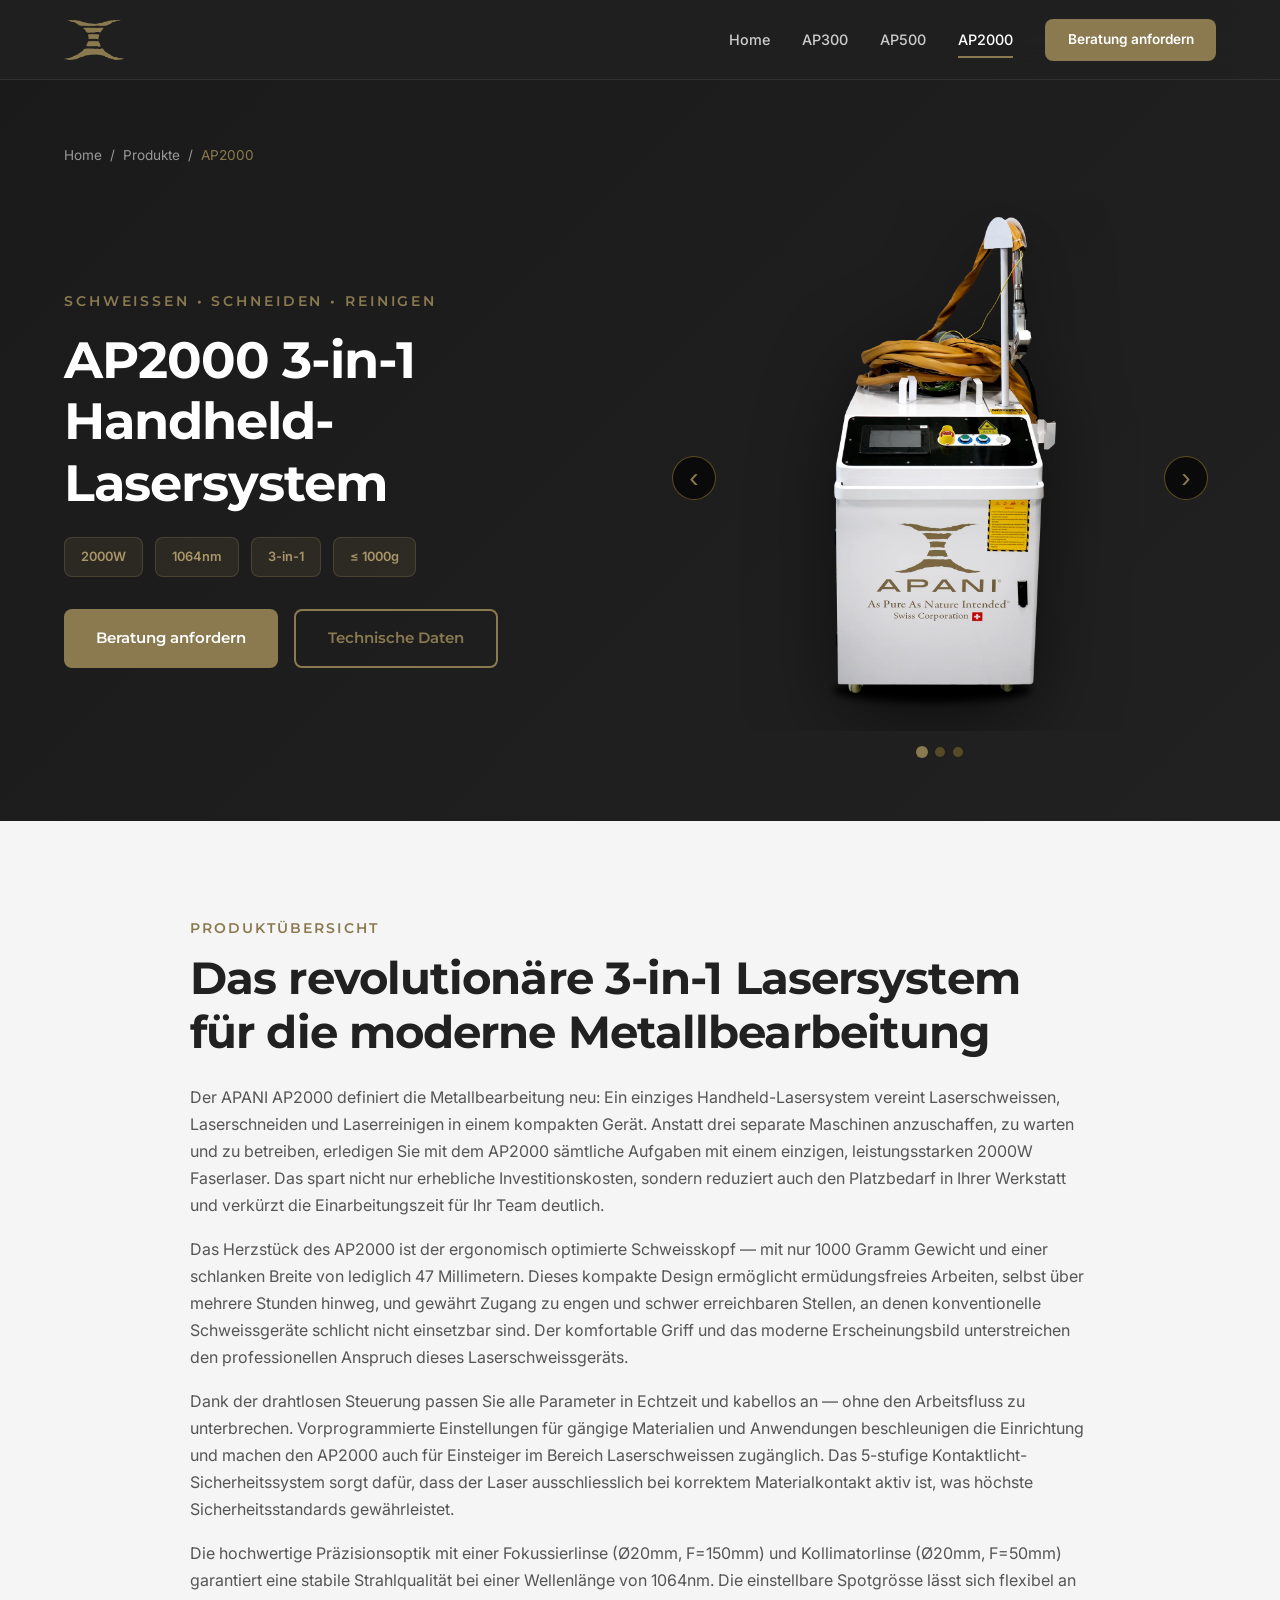
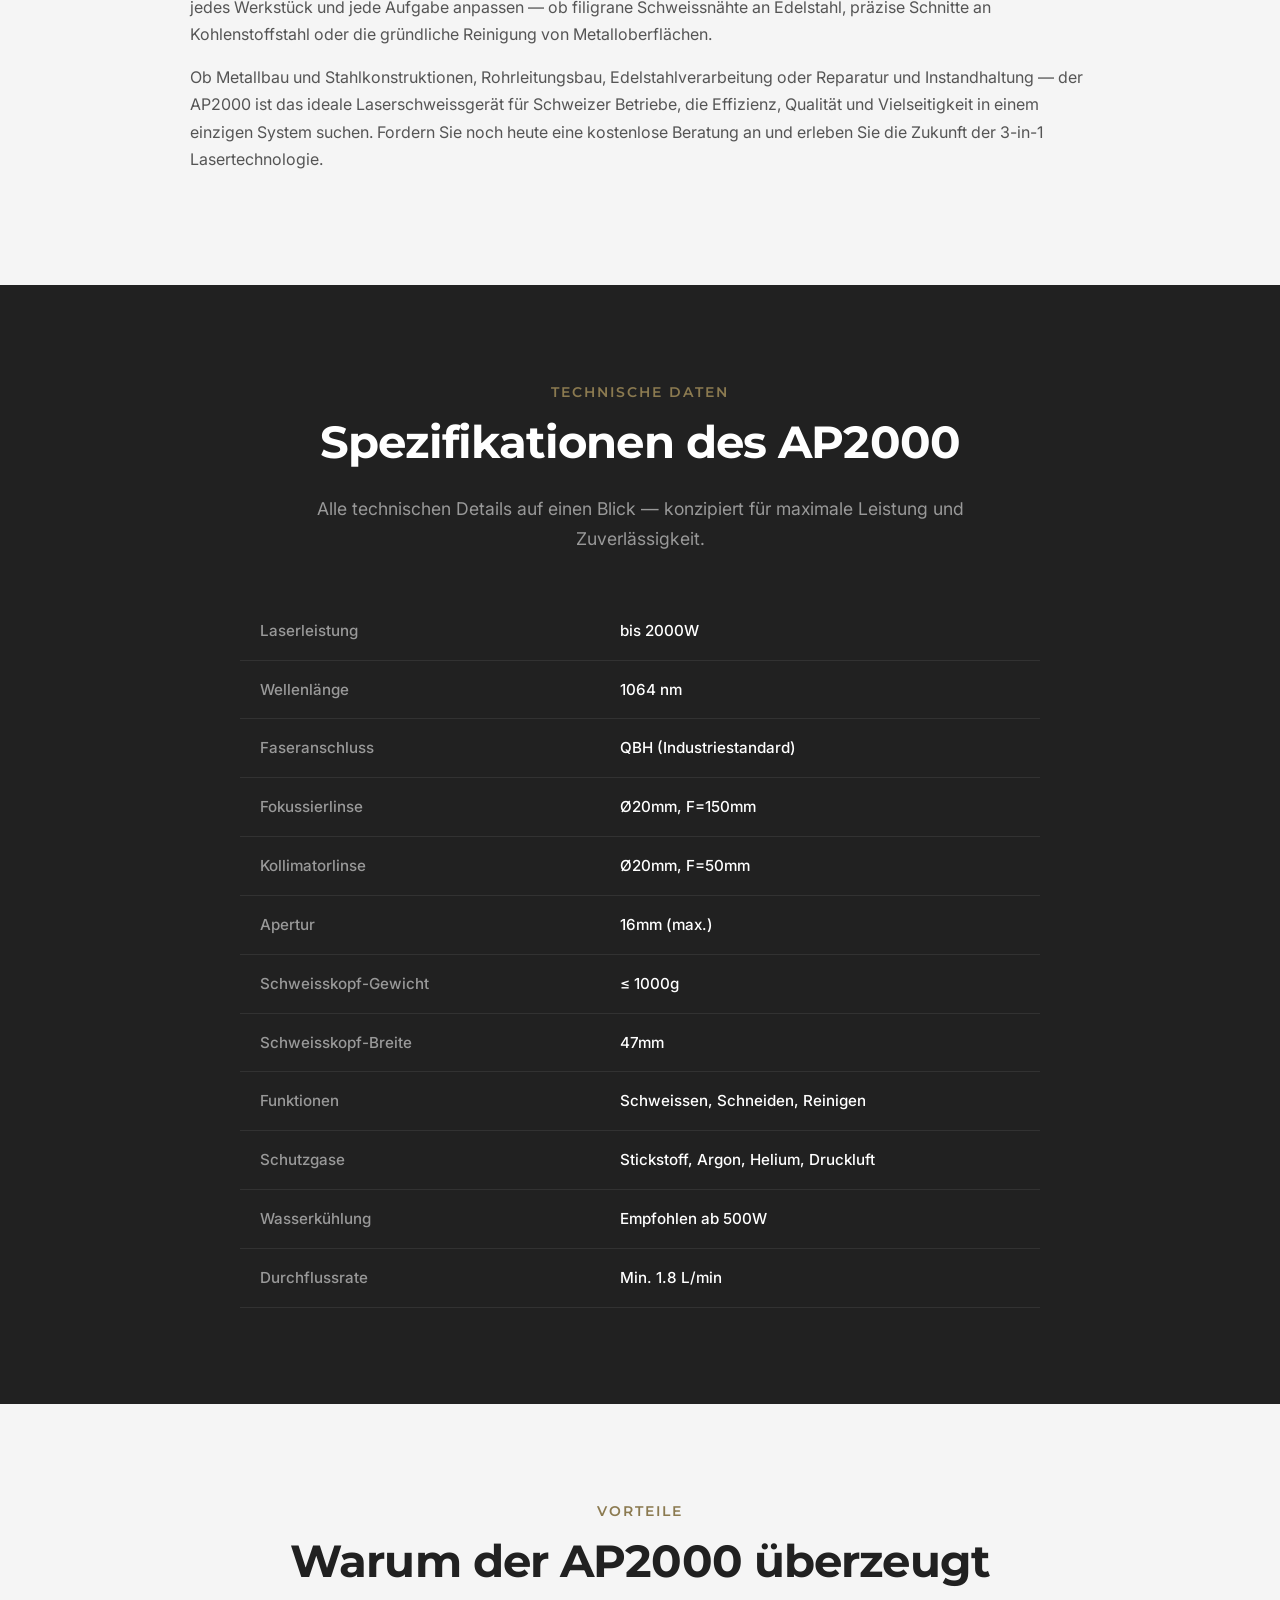
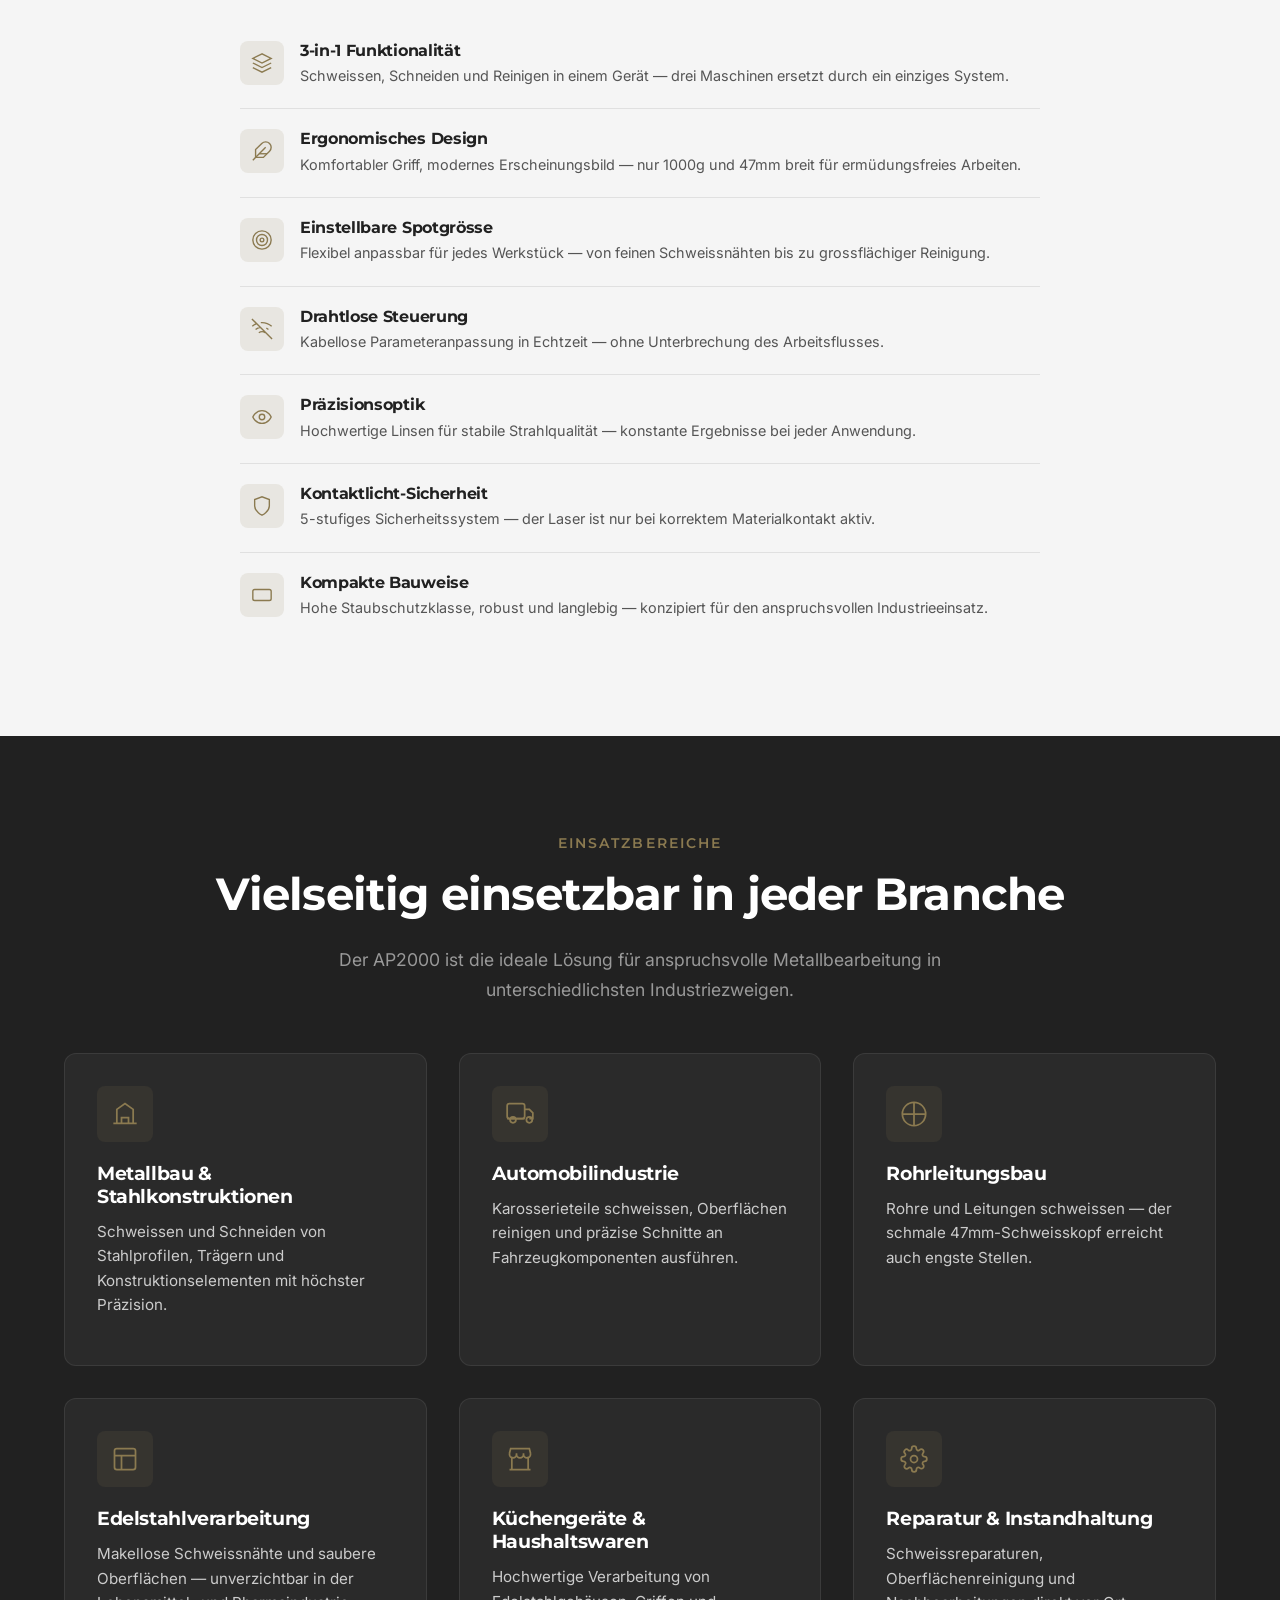
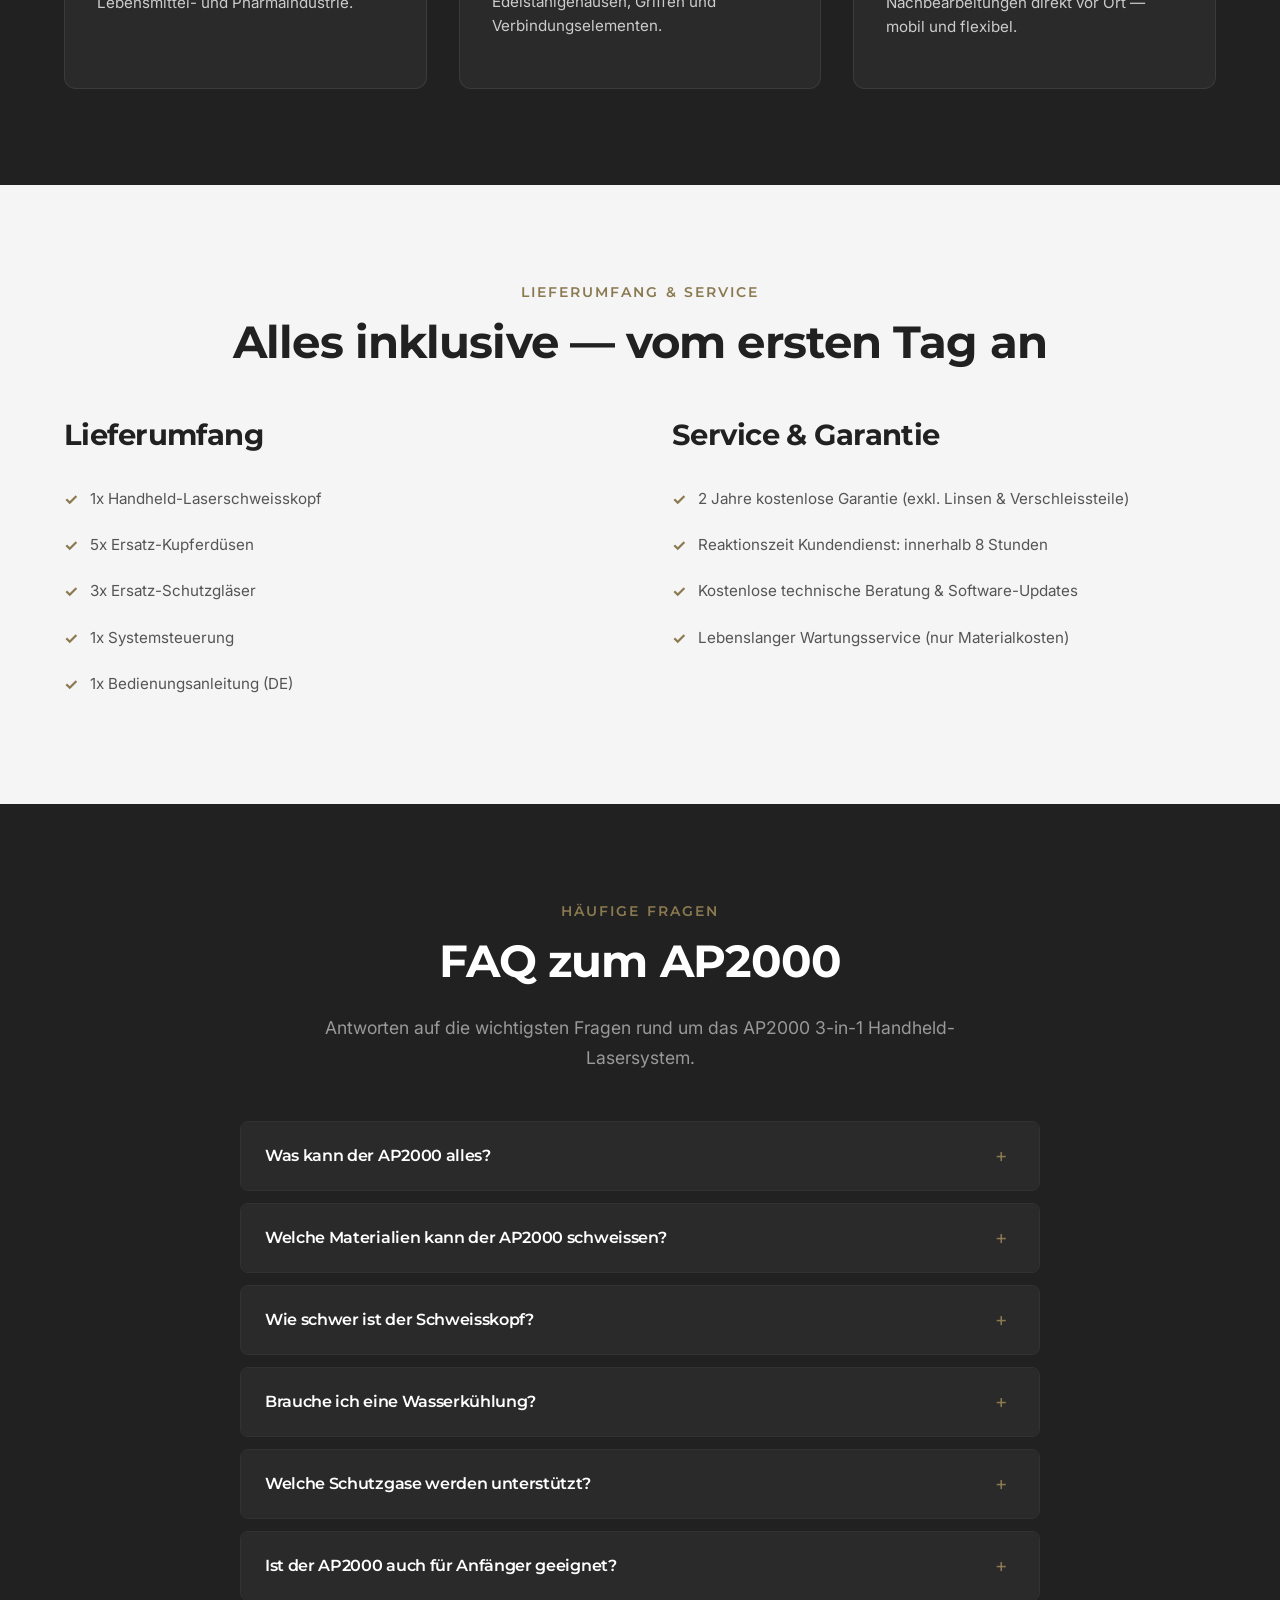
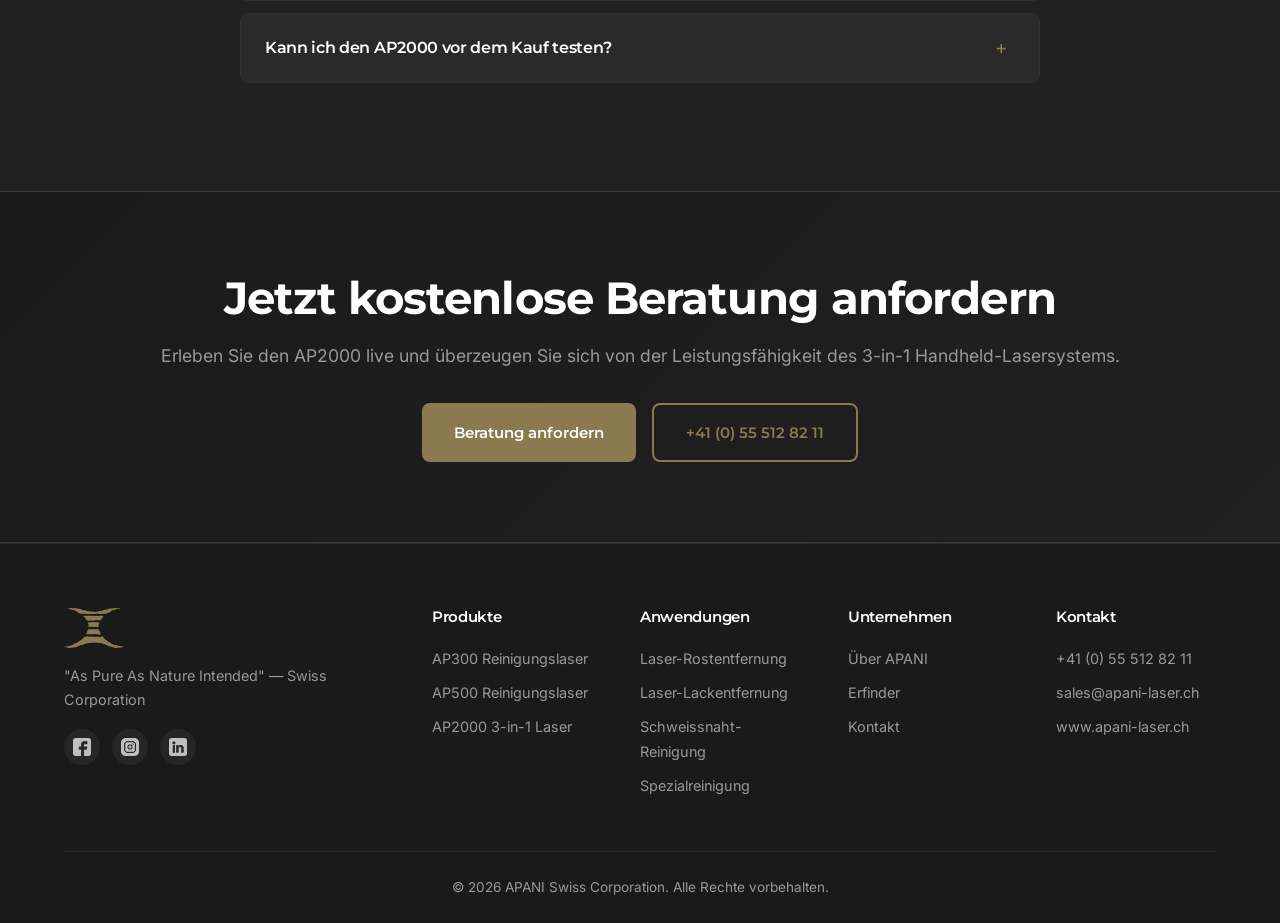
<file: ap2000.html>
<!DOCTYPE html>
<html lang="de-CH">
<head>
  <meta charset="UTF-8">
  <meta name="viewport" content="width=device-width, initial-scale=1.0">
  <title>APANI AP2000 — 2000W 3-in-1 Laser: Schweissen, Schneiden, Reinigen | Schweiz</title>
  <meta name="description" content="APANI AP2000: 2000W Handheld-Lasersystem zum Schweissen, Schneiden und Reinigen. 3-in-1 Funktionalität, drahtlose Steuerung, nur 1000g Schweisskopf. Jetzt Beratung anfordern!">
  <meta name="keywords" content="Laserschweissen Handgerät, 3-in-1 Laser schweissen schneiden reinigen, 2000W Handheld Laser, Laserschweissgerät kaufen Schweiz, APANI AP2000, Handheld Laserschweissen, Laser Metallbearbeitung Schweiz">
  <meta name="author" content="APANI Swiss Corporation">
  <meta name="robots" content="index, follow">
  <link rel="canonical" href="https://www.apani-laser.ch/ap2000.html">
  <link rel="alternate" hreflang="de-CH" href="https://www.apani-laser.ch/ap2000.html">
  <meta property="og:title" content="APANI AP2000 — 2000W 3-in-1 Handheld-Lasersystem">
  <meta property="og:description" content="Schweissen, Schneiden und Reinigen in einem Gerät. 2000W Leistung, nur 1000g Schweisskopf. Jetzt Beratung anfordern!">
  <meta property="og:type" content="product">
  <meta property="og:url" content="https://www.apani-laser.ch/ap2000.html">
  <meta property="og:site_name" content="APANI Laser Technology">
  <meta property="og:locale" content="de_CH">
  <meta name="twitter:card" content="summary_large_image">
  <link rel="icon" type="image/png" href="images/favicon.png">
  <link rel="apple-touch-icon" href="images/webclip.png">
  <link rel="preconnect" href="https://fonts.googleapis.com">
  <link rel="preconnect" href="https://fonts.gstatic.com" crossorigin>
  <link href="https://fonts.googleapis.com/css2?family=Inter:wght@400;500;600;700&family=Montserrat:wght@600;700;800&display=swap" rel="stylesheet">
  <link rel="stylesheet" href="style.css">

  <!-- Google Analytics -->
  <script async src="https://www.googletagmanager.com/gtag/js?id=G-SNH6JK3H4Y"></script>
  <script>
    window.dataLayer = window.dataLayer || [];
    function gtag(){dataLayer.push(arguments);}
    gtag('js', new Date());
    gtag('config', 'G-SNH6JK3H4Y');
  </script>

  <!-- Structured Data: Product -->
  <script type="application/ld+json">
  {
    "@context": "https://schema.org",
    "@type": "Product",
    "name": "APANI AP2000 3-in-1 Handheld-Lasersystem",
    "description": "2000W Handheld-Lasersystem zum Schweissen, Schneiden und Reinigen. 3-in-1 Funktionalität mit drahtloser Steuerung und nur 1000g Schweisskopf.",
    "brand": {
      "@type": "Brand",
      "name": "APANI"
    },
    "manufacturer": {
      "@type": "Organization",
      "name": "APANI Swiss Corporation",
      "url": "https://www.apani-laser.ch"
    },
    "category": "Laserschweissgerät",
    "url": "https://www.apani-laser.ch/ap2000.html",
    "image": "https://www.apani-laser.ch/images/48.webp",
    "offers": {
      "@type": "Offer",
      "availability": "https://schema.org/InStock",
      "priceCurrency": "CHF",
      "url": "https://www.apani-laser.ch/kontakt.html",
      "seller": {
        "@type": "Organization",
        "name": "APANI Swiss Corporation"
      }
    },
    "additionalProperty": [
      { "@type": "PropertyValue", "name": "Laserleistung", "value": "bis 2000W" },
      { "@type": "PropertyValue", "name": "Wellenlänge", "value": "1064 nm" },
      { "@type": "PropertyValue", "name": "Schweisskopf-Gewicht", "value": "≤ 1000g" },
      { "@type": "PropertyValue", "name": "Funktionen", "value": "Schweissen, Schneiden, Reinigen" }
    ]
  }
  </script>

  <!-- Structured Data: BreadcrumbList -->
  <script type="application/ld+json">
  {
    "@context": "https://schema.org",
    "@type": "BreadcrumbList",
    "itemListElement": [
      {
        "@type": "ListItem",
        "position": 1,
        "name": "Home",
        "item": "https://www.apani-laser.ch/"
      },
      {
        "@type": "ListItem",
        "position": 2,
        "name": "Produkte",
        "item": "https://www.apani-laser.ch/#produkte"
      },
      {
        "@type": "ListItem",
        "position": 3,
        "name": "AP2000",
        "item": "https://www.apani-laser.ch/ap2000.html"
      }
    ]
  }
  </script>

  <!-- Structured Data: FAQ -->
  <script type="application/ld+json">
  {
    "@context": "https://schema.org",
    "@type": "FAQPage",
    "mainEntity": [
      {
        "@type": "Question",
        "name": "Was kann der AP2000 alles?",
        "acceptedAnswer": {
          "@type": "Answer",
          "text": "Der AP2000 vereint drei Funktionen: Laserschweissen, Laserschneiden und Laserreinigen. Sie ersetzen drei separate Geräte durch ein einziges System und sparen Platz, Kosten und Einarbeitungszeit."
        }
      },
      {
        "@type": "Question",
        "name": "Welche Materialien kann der AP2000 schweissen?",
        "acceptedAnswer": {
          "@type": "Answer",
          "text": "Edelstahl, Kohlenstoffstahl, verzinkter Stahl, Aluminium und weitere Metalle. Die einstellbare Leistung von bis zu 2000W ermöglicht das Schweissen unterschiedlicher Materialstärken."
        }
      },
      {
        "@type": "Question",
        "name": "Wie schwer ist der Schweisskopf?",
        "acceptedAnswer": {
          "@type": "Answer",
          "text": "Nur 1000g bei einer Breite von 47mm. Das ergonomische Design ermöglicht ermüdungsfreies Arbeiten auch über längere Zeiträume und Zugang zu engen Stellen."
        }
      },
      {
        "@type": "Question",
        "name": "Brauche ich eine Wasserkühlung?",
        "acceptedAnswer": {
          "@type": "Answer",
          "text": "Ab 500W Dauerleistung wird eine Wasserkühlung empfohlen. Für niedrigere Leistungen und kurze Einsätze ist keine Kühlung erforderlich. Die minimale Durchflussrate beträgt 1.8 L/min."
        }
      },
      {
        "@type": "Question",
        "name": "Welche Schutzgase werden unterstützt?",
        "acceptedAnswer": {
          "@type": "Answer",
          "text": "Stickstoff, Argon, Helium und Druckluft. Die Wahl des Schutzgases hängt vom Material und der Anwendung ab. Argon eignet sich für die meisten Standard-Schweissarbeiten."
        }
      },
      {
        "@type": "Question",
        "name": "Ist der AP2000 auch für Anfänger geeignet?",
        "acceptedAnswer": {
          "@type": "Answer",
          "text": "Ja. Die drahtlose Steuerung und vorprogrammierte Parameter machen den Einstieg einfach. Dennoch empfehlen wir eine Grundschulung im Laserschweissen für optimale Ergebnisse und Sicherheit."
        }
      },
      {
        "@type": "Question",
        "name": "Kann ich den AP2000 vor dem Kauf testen?",
        "acceptedAnswer": {
          "@type": "Answer",
          "text": "Selbstverständlich. Wir bieten Live-Präsentationen bei unserem Partner Carrosserie & Spritzwerk Marty in Wangen SZ an."
        }
      }
    ]
  }
  </script>
</head>
<body>

  <!-- ========== HEADER ========== -->
  <header class="site-header" role="banner">
    <div class="container header-inner">
      <a href="index.html" class="logo" aria-label="APANI Laser — Startseite">
        <img src="images/APANI-LOGO.png" alt="APANI Laser Logo" width="160" height="40">
      </a>
      <nav class="nav-links" role="navigation" aria-label="Hauptnavigation">
        <a href="index.html">Home</a>
        <a href="ap300.html">AP300</a>
        <a href="ap500.html">AP500</a>
        <a href="ap2000.html" class="active">AP2000</a>
        <a href="kontakt.html" class="nav-cta">Beratung anfordern</a>
      </nav>
      <button class="hamburger" aria-label="Menü öffnen" aria-expanded="false">
        <span></span><span></span><span></span>
      </button>
    </div>
  </header>

  <main>
    <!-- ========== PRODUCT HERO ========== -->
    <section class="product-hero" id="hero">
      <div class="container">
        <!-- Breadcrumb -->
        <nav aria-label="Breadcrumb" style="margin-bottom: 2rem;">
          <ol style="display: flex; gap: 0.5rem; list-style: none; font-size: 0.85rem; color: var(--text-muted);">
            <li><a href="index.html" style="color: var(--text-muted);">Home</a></li>
            <li aria-hidden="true" style="color: var(--text-muted);">/</li>
            <li><a href="index.html#produkte" style="color: var(--text-muted);">Produkte</a></li>
            <li aria-hidden="true" style="color: var(--text-muted);">/</li>
            <li><span style="color: var(--gold);" aria-current="page">AP2000</span></li>
          </ol>
        </nav>

        <div class="product-hero-inner">
          <div class="product-hero-content">
            <p class="product-hero-tagline">SCHWEISSEN &bull; SCHNEIDEN &bull; REINIGEN</p>
            <h1 class="product-hero-title">AP2000 3-in-1 Handheld-Lasersystem</h1>
            <div class="product-hero-badges">
              <span class="spec-badge">2000W</span>
              <span class="spec-badge">1064nm</span>
              <span class="spec-badge">3-in-1</span>
              <span class="spec-badge">&le; 1000g</span>
            </div>
            <div class="btn-group">
              <a href="kontakt.html" class="btn btn-primary">Beratung anfordern</a>
              <a href="#specs" class="btn btn-outline">Technische Daten</a>
            </div>
          </div>
          <div class="product-hero-image fade-up">
            <div class="product-gallery" data-gallery>
              <div class="product-gallery-track">
                <div class="product-gallery-slide"><img src="images/ap2000/1.webp" alt="APANI AP2000 — Frontansicht im Werkstatt-Setup vor Backsteinwand" loading="eager"></div>
                <div class="product-gallery-slide"><img src="images/ap2000/2.webp" alt="APANI AP2000 — Seitenansicht mit Lüftungsgitter und Schweisskopf" loading="lazy"></div>
                <div class="product-gallery-slide"><img src="images/ap2000/3.webp" alt="APANI AP2000 — Rückansicht mit Anschlüssen und Versorgungskabeln" loading="lazy"></div>
              </div>
              <button class="product-gallery-btn product-gallery-prev" type="button" aria-label="Vorheriges Bild">&lsaquo;</button>
              <button class="product-gallery-btn product-gallery-next" type="button" aria-label="Nächstes Bild">&rsaquo;</button>
              <div class="product-gallery-dots" role="tablist" aria-label="Bildauswahl"></div>
            </div>
          </div>
        </div>
      </div>
    </section>

    <!-- ========== PRODUCT DESCRIPTION ========== -->
    <section class="section-light" id="beschreibung">
      <div class="container">
        <div class="fade-up" style="max-width: 900px; margin: 0 auto;">
          <span class="section-label">Produktübersicht</span>
          <h2 class="section-title">Das revolutionäre 3-in-1 Lasersystem für die moderne Metallbearbeitung</h2>

          <p>Der APANI AP2000 definiert die Metallbearbeitung neu: Ein einziges Handheld-Lasersystem vereint Laserschweissen, Laserschneiden und Laserreinigen in einem kompakten Gerät. Anstatt drei separate Maschinen anzuschaffen, zu warten und zu betreiben, erledigen Sie mit dem AP2000 sämtliche Aufgaben mit einem einzigen, leistungsstarken 2000W Faserlaser. Das spart nicht nur erhebliche Investitionskosten, sondern reduziert auch den Platzbedarf in Ihrer Werkstatt und verkürzt die Einarbeitungszeit für Ihr Team deutlich.</p>

          <p>Das Herzstück des AP2000 ist der ergonomisch optimierte Schweisskopf — mit nur 1000 Gramm Gewicht und einer schlanken Breite von lediglich 47 Millimetern. Dieses kompakte Design ermöglicht ermüdungsfreies Arbeiten, selbst über mehrere Stunden hinweg, und gewährt Zugang zu engen und schwer erreichbaren Stellen, an denen konventionelle Schweissgeräte schlicht nicht einsetzbar sind. Der komfortable Griff und das moderne Erscheinungsbild unterstreichen den professionellen Anspruch dieses Laserschweissgeräts.</p>

          <p>Dank der drahtlosen Steuerung passen Sie alle Parameter in Echtzeit und kabellos an — ohne den Arbeitsfluss zu unterbrechen. Vorprogrammierte Einstellungen für gängige Materialien und Anwendungen beschleunigen die Einrichtung und machen den AP2000 auch für Einsteiger im Bereich Laserschweissen zugänglich. Das 5-stufige Kontaktlicht-Sicherheitssystem sorgt dafür, dass der Laser ausschliesslich bei korrektem Materialkontakt aktiv ist, was höchste Sicherheitsstandards gewährleistet.</p>

          <p>Die hochwertige Präzisionsoptik mit einer Fokussierlinse (Ø20mm, F=150mm) und Kollimatorlinse (Ø20mm, F=50mm) garantiert eine stabile Strahlqualität bei einer Wellenlänge von 1064nm. Die einstellbare Spotgrösse lässt sich flexibel an jedes Werkstück und jede Aufgabe anpassen — ob filigrane Schweissnähte an Edelstahl, präzise Schnitte an Kohlenstoffstahl oder die gründliche Reinigung von Metalloberflächen.</p>

          <p>Ob Metallbau und Stahlkonstruktionen, Rohrleitungsbau, Edelstahlverarbeitung oder Reparatur und Instandhaltung — der AP2000 ist das ideale Laserschweissgerät für Schweizer Betriebe, die Effizienz, Qualität und Vielseitigkeit in einem einzigen System suchen. Fordern Sie noch heute eine kostenlose Beratung an und erleben Sie die Zukunft der 3-in-1 Lasertechnologie.</p>
        </div>
      </div>
    </section>

    <!-- ========== TECHNICAL SPECS ========== -->
    <section class="section-dark" id="specs">
      <div class="container">
        <div class="text-center fade-up">
          <span class="section-label">Technische Daten</span>
          <h2 class="section-title">Spezifikationen des AP2000</h2>
          <p class="section-subtitle" style="margin: 0 auto 3rem;">Alle technischen Details auf einen Blick — konzipiert für maximale Leistung und Zuverlässigkeit.</p>
        </div>

        <div class="fade-up" style="max-width: 800px; margin: 0 auto;">
          <table class="specs-table">
            <tbody>
              <tr>
                <th>Laserleistung</th>
                <td>bis 2000W</td>
              </tr>
              <tr>
                <th>Wellenlänge</th>
                <td>1064 nm</td>
              </tr>
              <tr>
                <th>Faseranschluss</th>
                <td>QBH (Industriestandard)</td>
              </tr>
              <tr>
                <th>Fokussierlinse</th>
                <td>&Oslash;20mm, F=150mm</td>
              </tr>
              <tr>
                <th>Kollimatorlinse</th>
                <td>&Oslash;20mm, F=50mm</td>
              </tr>
              <tr>
                <th>Apertur</th>
                <td>16mm (max.)</td>
              </tr>
              <tr>
                <th>Schweisskopf-Gewicht</th>
                <td>&le; 1000g</td>
              </tr>
              <tr>
                <th>Schweisskopf-Breite</th>
                <td>47mm</td>
              </tr>
              <tr>
                <th>Funktionen</th>
                <td>Schweissen, Schneiden, Reinigen</td>
              </tr>
              <tr>
                <th>Schutzgase</th>
                <td>Stickstoff, Argon, Helium, Druckluft</td>
              </tr>
              <tr>
                <th>Wasserkühlung</th>
                <td>Empfohlen ab 500W</td>
              </tr>
              <tr>
                <th>Durchflussrate</th>
                <td>Min. 1.8 L/min</td>
              </tr>
            </tbody>
          </table>
        </div>
      </div>
    </section>

    <!-- ========== ADVANTAGES ========== -->
    <section class="section-light" id="vorteile">
      <div class="container">
        <div class="text-center fade-up">
          <span class="section-label">Vorteile</span>
          <h2 class="section-title">Warum der AP2000 überzeugt</h2>
        </div>

        <div class="fade-up" style="max-width: 800px; margin: 2rem auto 0;">
          <div class="advantage-item">
            <div class="advantage-icon">
              <svg viewBox="0 0 24 24"><path d="M12 2L2 7l10 5 10-5-10-5z"/><path d="M2 17l10 5 10-5M2 12l10 5 10-5"/></svg>
            </div>
            <div>
              <h4>3-in-1 Funktionalität</h4>
              <p>Schweissen, Schneiden und Reinigen in einem Gerät — drei Maschinen ersetzt durch ein einziges System.</p>
            </div>
          </div>

          <div class="advantage-item">
            <div class="advantage-icon">
              <svg viewBox="0 0 24 24"><path d="M20.24 12.24a6 6 0 0 0-8.49-8.49L5 10.5V19h8.5z"/><line x1="16" y1="8" x2="2" y2="22"/><line x1="17.5" y1="15" x2="9" y2="15"/></svg>
            </div>
            <div>
              <h4>Ergonomisches Design</h4>
              <p>Komfortabler Griff, modernes Erscheinungsbild — nur 1000g und 47mm breit für ermüdungsfreies Arbeiten.</p>
            </div>
          </div>

          <div class="advantage-item">
            <div class="advantage-icon">
              <svg viewBox="0 0 24 24"><circle cx="12" cy="12" r="10"/><circle cx="12" cy="12" r="6"/><circle cx="12" cy="12" r="2"/></svg>
            </div>
            <div>
              <h4>Einstellbare Spotgrösse</h4>
              <p>Flexibel anpassbar für jedes Werkstück — von feinen Schweissnähten bis zu grossflächiger Reinigung.</p>
            </div>
          </div>

          <div class="advantage-item">
            <div class="advantage-icon">
              <svg viewBox="0 0 24 24"><path d="M1 1l22 22M16.72 11.06A10.94 10.94 0 0 1 19 12.55M5 12.55a10.94 10.94 0 0 1 5.17-2.39M10.71 5.05A16 16 0 0 1 22.56 9M1.42 9a15.91 15.91 0 0 1 4.7-2.88M8.53 16.11a6 6 0 0 1 6.95 0M12 20h.01"/></svg>
            </div>
            <div>
              <h4>Drahtlose Steuerung</h4>
              <p>Kabellose Parameteranpassung in Echtzeit — ohne Unterbrechung des Arbeitsflusses.</p>
            </div>
          </div>

          <div class="advantage-item">
            <div class="advantage-icon">
              <svg viewBox="0 0 24 24"><path d="M2 12s3-7 10-7 10 7 10 7-3 7-10 7-10-7-10-7z"/><circle cx="12" cy="12" r="3"/></svg>
            </div>
            <div>
              <h4>Präzisionsoptik</h4>
              <p>Hochwertige Linsen für stabile Strahlqualität — konstante Ergebnisse bei jeder Anwendung.</p>
            </div>
          </div>

          <div class="advantage-item">
            <div class="advantage-icon">
              <svg viewBox="0 0 24 24"><path d="M12 22s8-4 8-10V5l-8-3-8 3v7c0 6 8 10 8 10z"/></svg>
            </div>
            <div>
              <h4>Kontaktlicht-Sicherheit</h4>
              <p>5-stufiges Sicherheitssystem — der Laser ist nur bei korrektem Materialkontakt aktiv.</p>
            </div>
          </div>

          <div class="advantage-item">
            <div class="advantage-icon">
              <svg viewBox="0 0 24 24"><rect x="2" y="6" width="20" height="12" rx="2"/><path d="M12 12h.01M17 12h.01M7 12h.01"/></svg>
            </div>
            <div>
              <h4>Kompakte Bauweise</h4>
              <p>Hohe Staubschutzklasse, robust und langlebig — konzipiert für den anspruchsvollen Industrieeinsatz.</p>
            </div>
          </div>
        </div>
      </div>
    </section>

    <!-- ========== USE CASES ========== -->
    <section class="section-dark" id="einsatzbereiche">
      <div class="container">
        <div class="text-center fade-up">
          <span class="section-label">Einsatzbereiche</span>
          <h2 class="section-title">Vielseitig einsetzbar in jeder Branche</h2>
          <p class="section-subtitle" style="margin: 0 auto 3rem;">Der AP2000 ist die ideale Lösung für anspruchsvolle Metallbearbeitung in unterschiedlichsten Industriezweigen.</p>
        </div>

        <div class="grid-3 fade-up">
          <div class="card">
            <div class="card-icon">
              <svg viewBox="0 0 24 24"><path d="M2 20h20M5 20V8l7-5 7 5v12"/><path d="M9 20v-5h6v5"/></svg>
            </div>
            <h3>Metallbau &amp; Stahlkonstruktionen</h3>
            <p>Schweissen und Schneiden von Stahlprofilen, Trägern und Konstruktionselementen mit höchster Präzision.</p>
          </div>
          <div class="card">
            <div class="card-icon">
              <svg viewBox="0 0 24 24"><rect x="1" y="3" width="15" height="13" rx="2"/><path d="M16 8h4l3 3v5h-3M1 16h15M6 19.5a2.5 2.5 0 1 0 0-5 2.5 2.5 0 0 0 0 5zM20 19.5a2.5 2.5 0 1 0 0-5 2.5 2.5 0 0 0 0 5z"/></svg>
            </div>
            <h3>Automobilindustrie</h3>
            <p>Karosserieteile schweissen, Oberflächen reinigen und präzise Schnitte an Fahrzeugkomponenten ausführen.</p>
          </div>
          <div class="card">
            <div class="card-icon">
              <svg viewBox="0 0 24 24"><path d="M12 2v20M2 12h20"/><circle cx="12" cy="12" r="10"/></svg>
            </div>
            <h3>Rohrleitungsbau</h3>
            <p>Rohre und Leitungen schweissen — der schmale 47mm-Schweisskopf erreicht auch engste Stellen.</p>
          </div>
          <div class="card">
            <div class="card-icon">
              <svg viewBox="0 0 24 24"><rect x="3" y="3" width="18" height="18" rx="2"/><path d="M3 9h18M9 21V9"/></svg>
            </div>
            <h3>Edelstahlverarbeitung</h3>
            <p>Makellose Schweissnähte und saubere Oberflächen — unverzichtbar in der Lebensmittel- und Pharmaindustrie.</p>
          </div>
          <div class="card">
            <div class="card-icon">
              <svg viewBox="0 0 24 24"><path d="M3 21h18M3 7v1a3 3 0 0 0 6 0V7m0 0v1a3 3 0 0 0 6 0V7m0 0v1a3 3 0 0 0 6 0V7M3 7l1-4h16l1 4"/><path d="M5 21V10m14 11V10"/></svg>
            </div>
            <h3>Küchengeräte &amp; Haushaltswaren</h3>
            <p>Hochwertige Verarbeitung von Edelstahlgehäusen, Griffen und Verbindungselementen.</p>
          </div>
          <div class="card">
            <div class="card-icon">
              <svg viewBox="0 0 24 24"><circle cx="12" cy="12" r="3"/><path d="M19.4 15a1.65 1.65 0 0 0 .33 1.82l.06.06a2 2 0 1 1-2.83 2.83l-.06-.06a1.65 1.65 0 0 0-1.82-.33 1.65 1.65 0 0 0-1 1.51V21a2 2 0 1 1-4 0v-.09A1.65 1.65 0 0 0 9 19.4a1.65 1.65 0 0 0-1.82.33l-.06.06a2 2 0 1 1-2.83-2.83l.06-.06A1.65 1.65 0 0 0 4.68 15a1.65 1.65 0 0 0-1.51-1H3a2 2 0 1 1 0-4h.09A1.65 1.65 0 0 0 4.6 9a1.65 1.65 0 0 0-.33-1.82l-.06-.06a2 2 0 1 1 2.83-2.83l.06.06A1.65 1.65 0 0 0 9 4.68a1.65 1.65 0 0 0 1-1.51V3a2 2 0 1 1 4 0v.09a1.65 1.65 0 0 0 1 1.51 1.65 1.65 0 0 0 1.82-.33l.06-.06a2 2 0 1 1 2.83 2.83l-.06.06A1.65 1.65 0 0 0 19.4 9a1.65 1.65 0 0 0 1.51 1H21a2 2 0 1 1 0 4h-.09a1.65 1.65 0 0 0-1.51 1z"/></svg>
            </div>
            <h3>Reparatur &amp; Instandhaltung</h3>
            <p>Schweissreparaturen, Oberflächenreinigung und Nachbearbeitungen direkt vor Ort — mobil und flexibel.</p>
          </div>
        </div>
      </div>
    </section>

    <!-- ========== DELIVERY & SERVICE ========== -->
    <section class="section-light" id="lieferumfang">
      <div class="container">
        <div class="text-center fade-up">
          <span class="section-label">Lieferumfang &amp; Service</span>
          <h2 class="section-title">Alles inklusive — vom ersten Tag an</h2>
        </div>

        <div class="grid-2 fade-up" style="margin-top: 3rem; gap: 4rem;">
          <div>
            <h3 style="margin-bottom: 1.5rem; color: var(--dark);">Lieferumfang</h3>
            <ul class="delivery-list">
              <li>1x Handheld-Laserschweisskopf</li>
              <li>5x Ersatz-Kupferdüsen</li>
              <li>3x Ersatz-Schutzgläser</li>
              <li>1x Systemsteuerung</li>
              <li>1x Bedienungsanleitung (DE)</li>
            </ul>
          </div>
          <div>
            <h3 style="margin-bottom: 1.5rem; color: var(--dark);">Service &amp; Garantie</h3>
            <ul class="service-list">
              <li>2 Jahre kostenlose Garantie (exkl. Linsen &amp; Verschleissteile)</li>
              <li>Reaktionszeit Kundendienst: innerhalb 8 Stunden</li>
              <li>Kostenlose technische Beratung &amp; Software-Updates</li>
              <li>Lebenslanger Wartungsservice (nur Materialkosten)</li>
            </ul>
          </div>
        </div>
      </div>
    </section>

    <!-- ========== FAQ ========== -->
    <section class="section-dark" id="faq">
      <div class="container">
        <div class="text-center fade-up">
          <span class="section-label">Häufige Fragen</span>
          <h2 class="section-title">FAQ zum AP2000</h2>
          <p class="section-subtitle" style="margin: 0 auto 3rem;">Antworten auf die wichtigsten Fragen rund um das AP2000 3-in-1 Handheld-Lasersystem.</p>
        </div>

        <div class="fade-up" style="max-width: 800px; margin: 0 auto;">
          <div class="faq-item">
            <div class="faq-question">
              <h4>Was kann der AP2000 alles?</h4>
              <span class="faq-toggle">+</span>
            </div>
            <div class="faq-answer">
              <div class="faq-answer-inner">
                <p>Der AP2000 vereint drei Funktionen: Laserschweissen, Laserschneiden und Laserreinigen. Sie ersetzen drei separate Geräte durch ein einziges System und sparen Platz, Kosten und Einarbeitungszeit.</p>
              </div>
            </div>
          </div>

          <div class="faq-item">
            <div class="faq-question">
              <h4>Welche Materialien kann der AP2000 schweissen?</h4>
              <span class="faq-toggle">+</span>
            </div>
            <div class="faq-answer">
              <div class="faq-answer-inner">
                <p>Edelstahl, Kohlenstoffstahl, verzinkter Stahl, Aluminium und weitere Metalle. Die einstellbare Leistung von bis zu 2000W ermöglicht das Schweissen unterschiedlicher Materialstärken.</p>
              </div>
            </div>
          </div>

          <div class="faq-item">
            <div class="faq-question">
              <h4>Wie schwer ist der Schweisskopf?</h4>
              <span class="faq-toggle">+</span>
            </div>
            <div class="faq-answer">
              <div class="faq-answer-inner">
                <p>Nur 1000g bei einer Breite von 47mm. Das ergonomische Design ermöglicht ermüdungsfreies Arbeiten auch über längere Zeiträume und Zugang zu engen Stellen.</p>
              </div>
            </div>
          </div>

          <div class="faq-item">
            <div class="faq-question">
              <h4>Brauche ich eine Wasserkühlung?</h4>
              <span class="faq-toggle">+</span>
            </div>
            <div class="faq-answer">
              <div class="faq-answer-inner">
                <p>Ab 500W Dauerleistung wird eine Wasserkühlung empfohlen. Für niedrigere Leistungen und kurze Einsätze ist keine Kühlung erforderlich. Die minimale Durchflussrate beträgt 1.8 L/min.</p>
              </div>
            </div>
          </div>

          <div class="faq-item">
            <div class="faq-question">
              <h4>Welche Schutzgase werden unterstützt?</h4>
              <span class="faq-toggle">+</span>
            </div>
            <div class="faq-answer">
              <div class="faq-answer-inner">
                <p>Stickstoff, Argon, Helium und Druckluft. Die Wahl des Schutzgases hängt vom Material und der Anwendung ab. Argon eignet sich für die meisten Standard-Schweissarbeiten.</p>
              </div>
            </div>
          </div>

          <div class="faq-item">
            <div class="faq-question">
              <h4>Ist der AP2000 auch für Anfänger geeignet?</h4>
              <span class="faq-toggle">+</span>
            </div>
            <div class="faq-answer">
              <div class="faq-answer-inner">
                <p>Ja. Die drahtlose Steuerung und vorprogrammierte Parameter machen den Einstieg einfach. Dennoch empfehlen wir eine Grundschulung im Laserschweissen für optimale Ergebnisse und Sicherheit.</p>
              </div>
            </div>
          </div>

          <div class="faq-item">
            <div class="faq-question">
              <h4>Kann ich den AP2000 vor dem Kauf testen?</h4>
              <span class="faq-toggle">+</span>
            </div>
            <div class="faq-answer">
              <div class="faq-answer-inner">
                <p>Selbstverständlich. Wir bieten Live-Präsentationen bei unserem Partner <a href="https://www.cs-marty.ch/" class="text-gold" target="_blank" rel="noopener">Carrosserie &amp; Spritzwerk Marty</a> in Wangen SZ an.</p>
              </div>
            </div>
          </div>
        </div>
      </div>
    </section>

    <!-- ========== CTA BANNER ========== -->
    <section class="cta-banner">
      <div class="container fade-up">
        <h2>Jetzt kostenlose Beratung anfordern</h2>
        <p>Erleben Sie den AP2000 live und überzeugen Sie sich von der Leistungsfähigkeit des 3-in-1 Handheld-Lasersystems.</p>
        <div class="btn-group">
          <a href="kontakt.html" class="btn btn-primary">Beratung anfordern</a>
          <a href="tel:+41555128211" class="btn btn-outline">+41 (0) 55 512 82 11</a>
        </div>
      </div>
    </section>
  </main>

  <!-- ========== FOOTER ========== -->
  <footer class="site-footer" role="contentinfo">
    <div class="container">
      <div class="footer-grid">
        <div class="footer-brand">
          <a href="index.html" class="logo">
            <img src="images/APANI-LOGO.png" alt="APANI Logo" width="140" height="35">
          </a>
          <p>"As Pure As Nature Intended" — Swiss Corporation</p>
          <div class="footer-social">
            <a href="https://www.facebook.com/AsPureAsNatureIntended/" target="_blank" rel="noopener" aria-label="APANI auf Facebook"><img src="images/Apani-FB.png" alt="Facebook"></a>
            <a href="https://www.instagram.com/apanilaser/" target="_blank" rel="noopener" aria-label="APANI auf Instagram"><img src="images/Apani-Instagram.png" alt="Instagram"></a>
            <a href="https://www.linkedin.com/company/apani" target="_blank" rel="noopener" aria-label="APANI auf LinkedIn"><img src="images/Apani-Linkedin.png" alt="LinkedIn"></a>
          </div>
        </div>
        <div class="footer-col">
          <h4>Produkte</h4>
          <a href="ap300.html">AP300 Reinigungslaser</a>
          <a href="ap500.html">AP500 Reinigungslaser</a>
          <a href="ap2000.html">AP2000 3-in-1 Laser</a>
        </div>
        <div class="footer-col">
          <h4>Anwendungen</h4>
          <a href="laser-rostentfernung.html">Laser-Rostentfernung</a>
          <a href="laser-lackentfernung.html">Laser-Lackentfernung</a>
          <a href="schweissnaht-reinigung-laser.html">Schweissnaht-Reinigung</a>
          <a href="spezialreinigung-laser.html">Spezialreinigung</a>
        </div>
        <div class="footer-col">
          <h4>Unternehmen</h4>
          <a href="index.html#ueber">Über APANI</a>
          <a href="erfinder.html">Erfinder</a>
          <a href="kontakt.html">Kontakt</a>
        </div>
        <div class="footer-col">
          <h4>Kontakt</h4>
          <a href="tel:+41555128211">+41 (0) 55 512 82 11</a>
          <a href="mailto:sales@apani-laser.ch">sales@apani-laser.ch</a>
          <a href="https://www.apani-laser.ch">www.apani-laser.ch</a>
        </div>
      </div>
      <div class="footer-bottom">
        &copy; 2026 APANI Swiss Corporation. Alle Rechte vorbehalten.
      </div>
    </div>
  </footer>

  <button class="back-to-top" aria-label="Nach oben scrollen">
    <svg viewBox="0 0 24 24" fill="none" stroke="currentColor" stroke-width="2"><polyline points="18 15 12 9 6 15"/></svg>
  </button>

  <script src="main.js"></script>
</body>
</html>
</file>
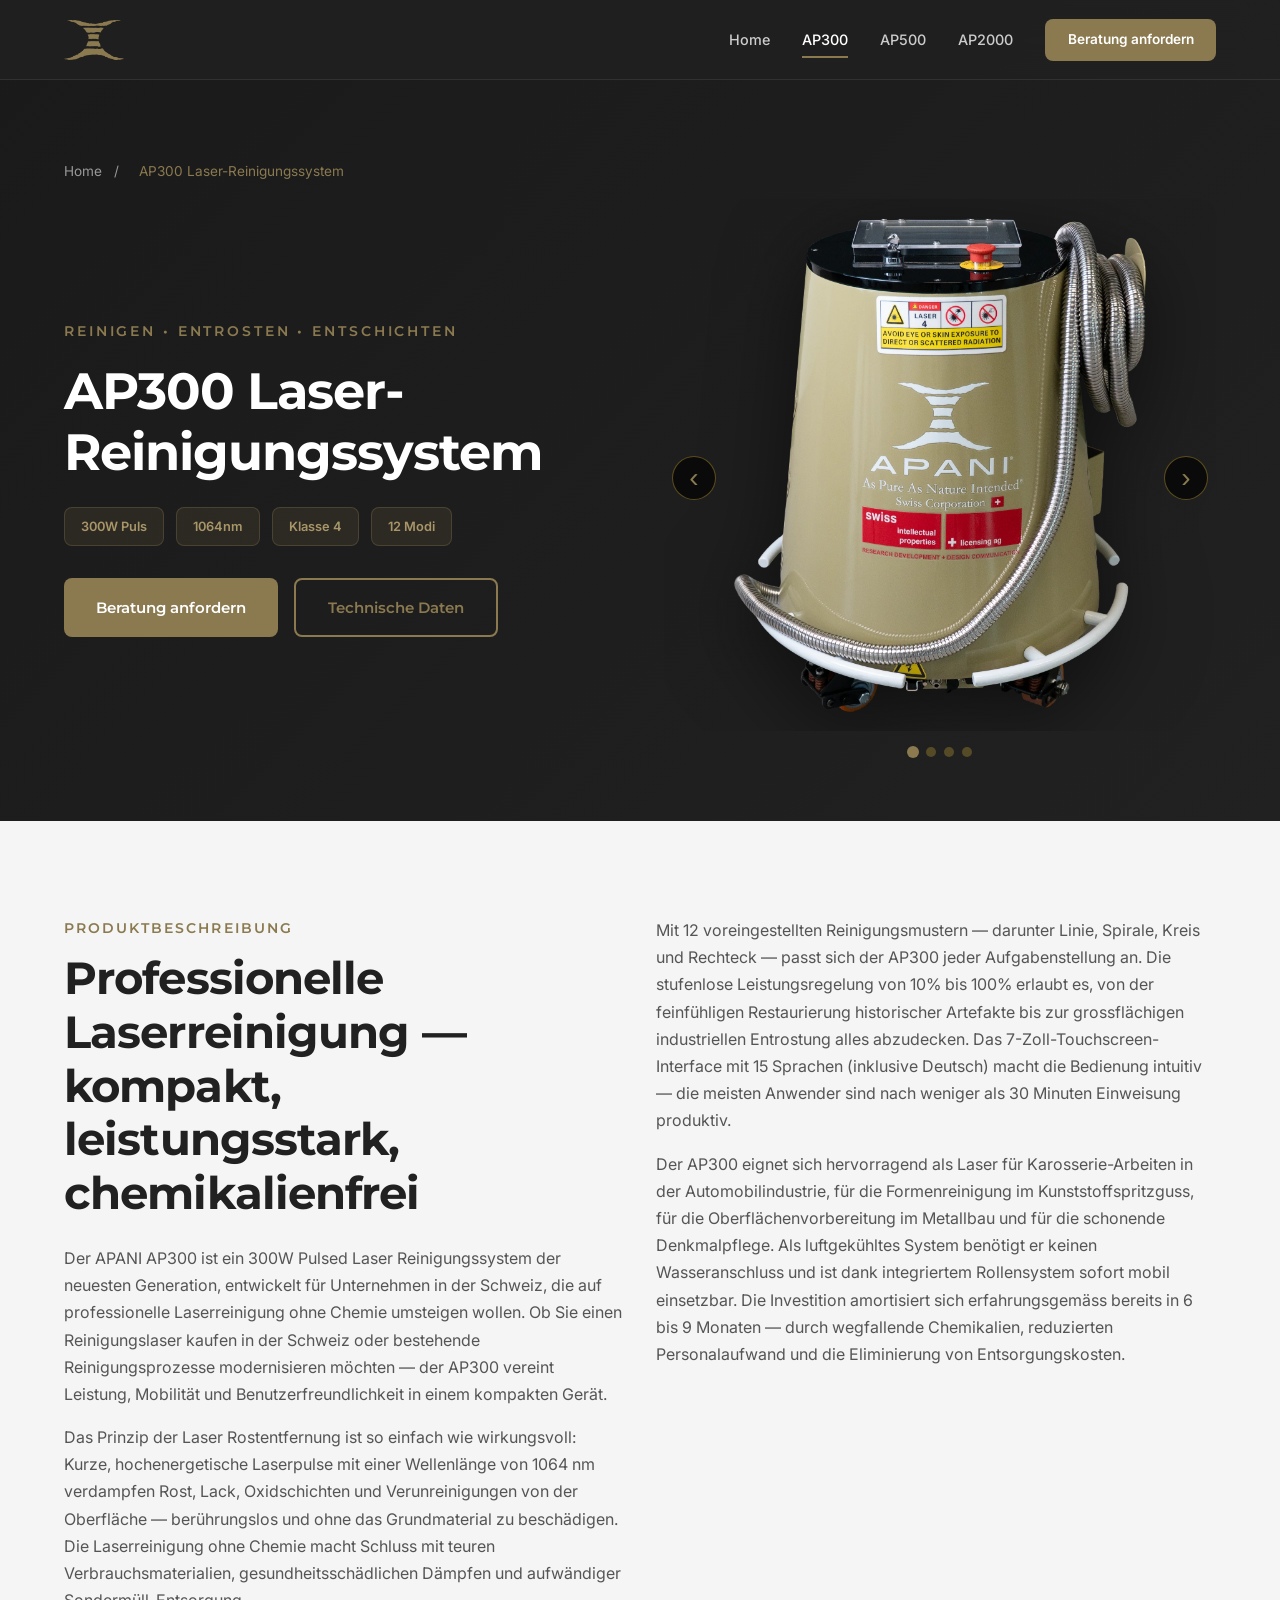
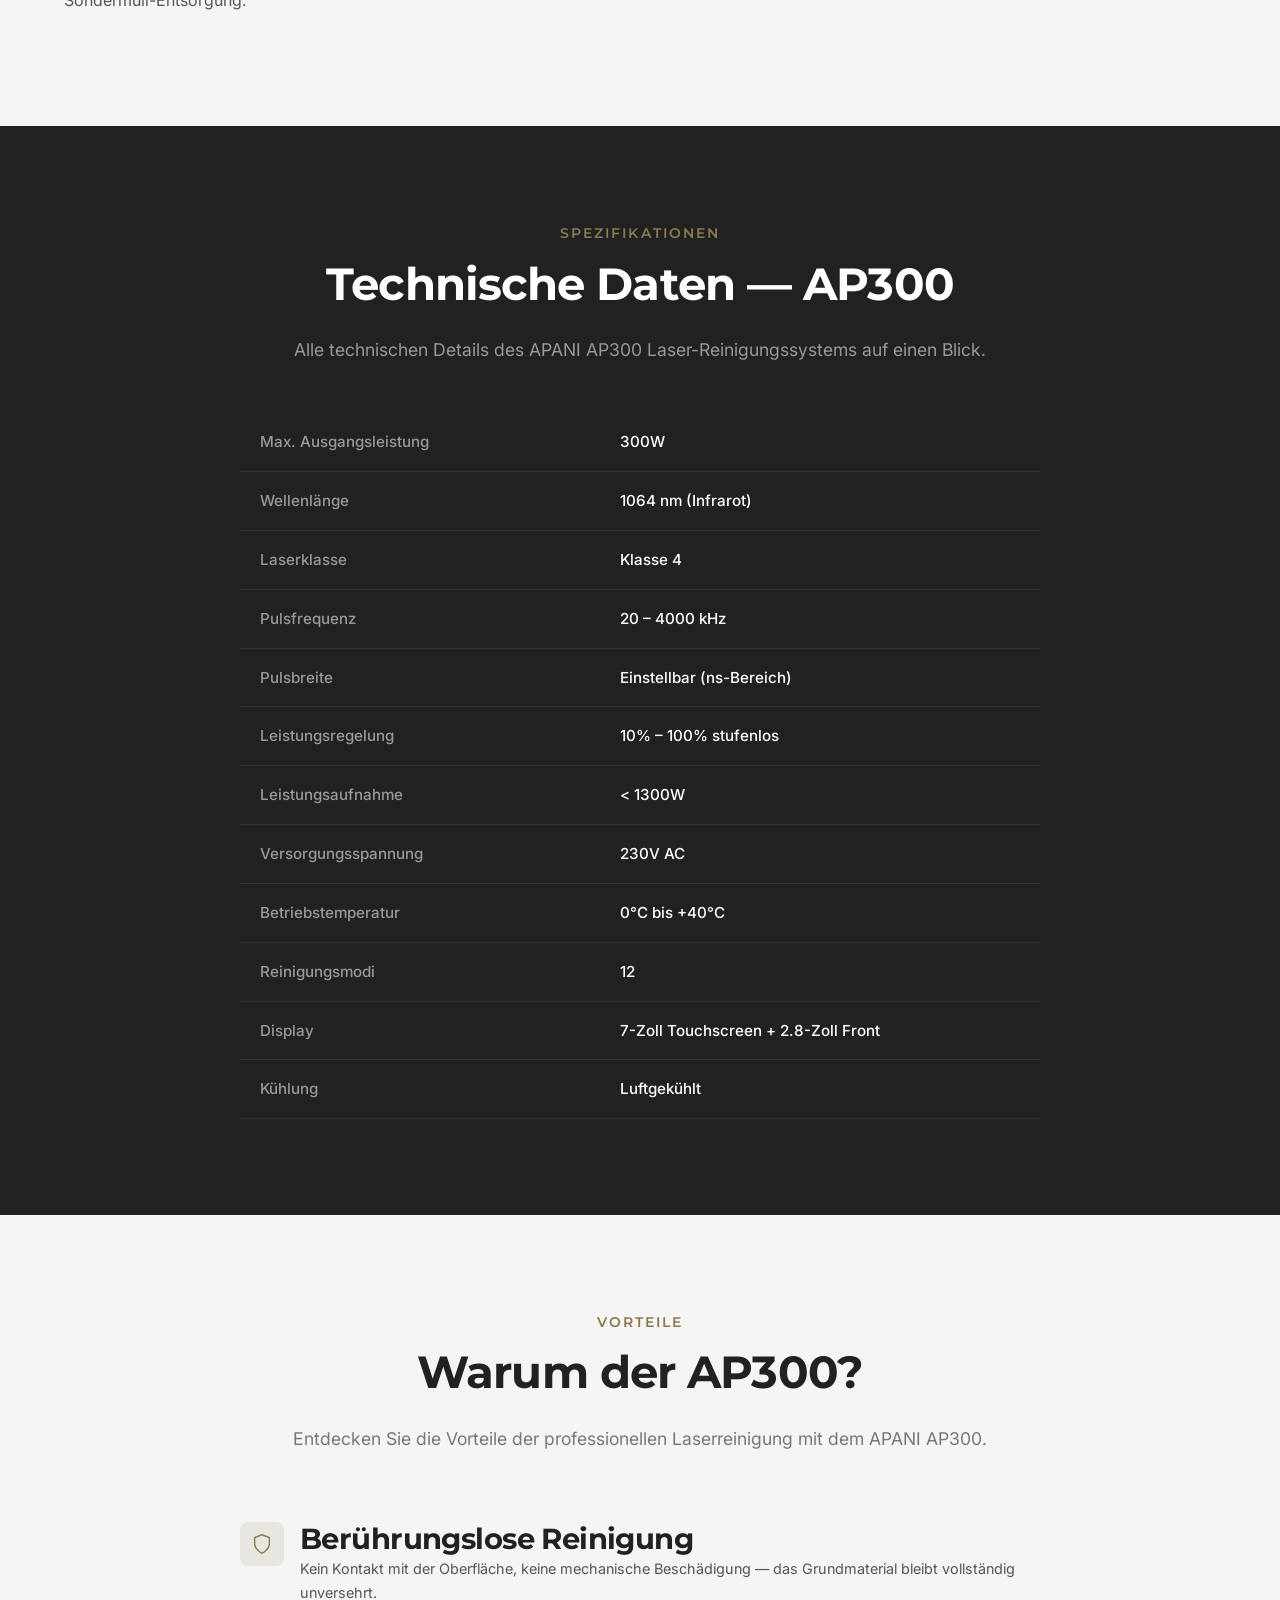
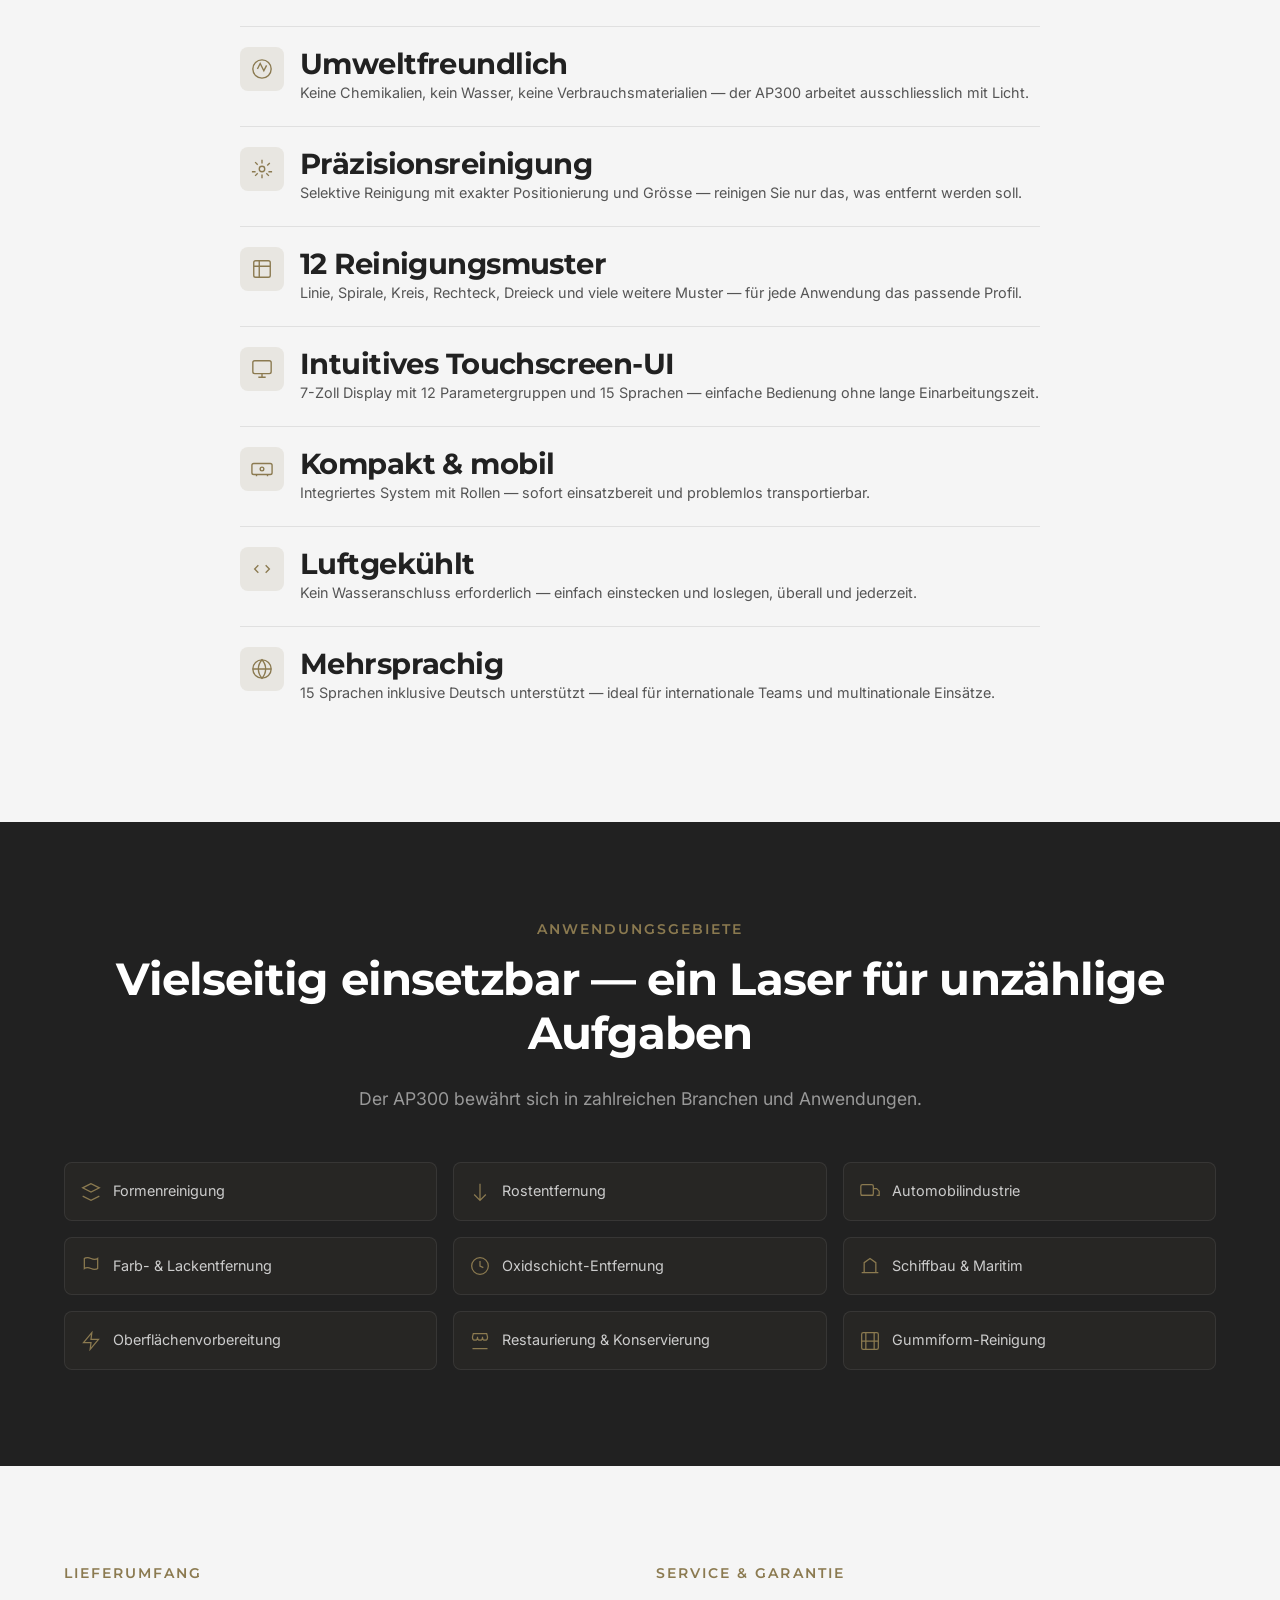
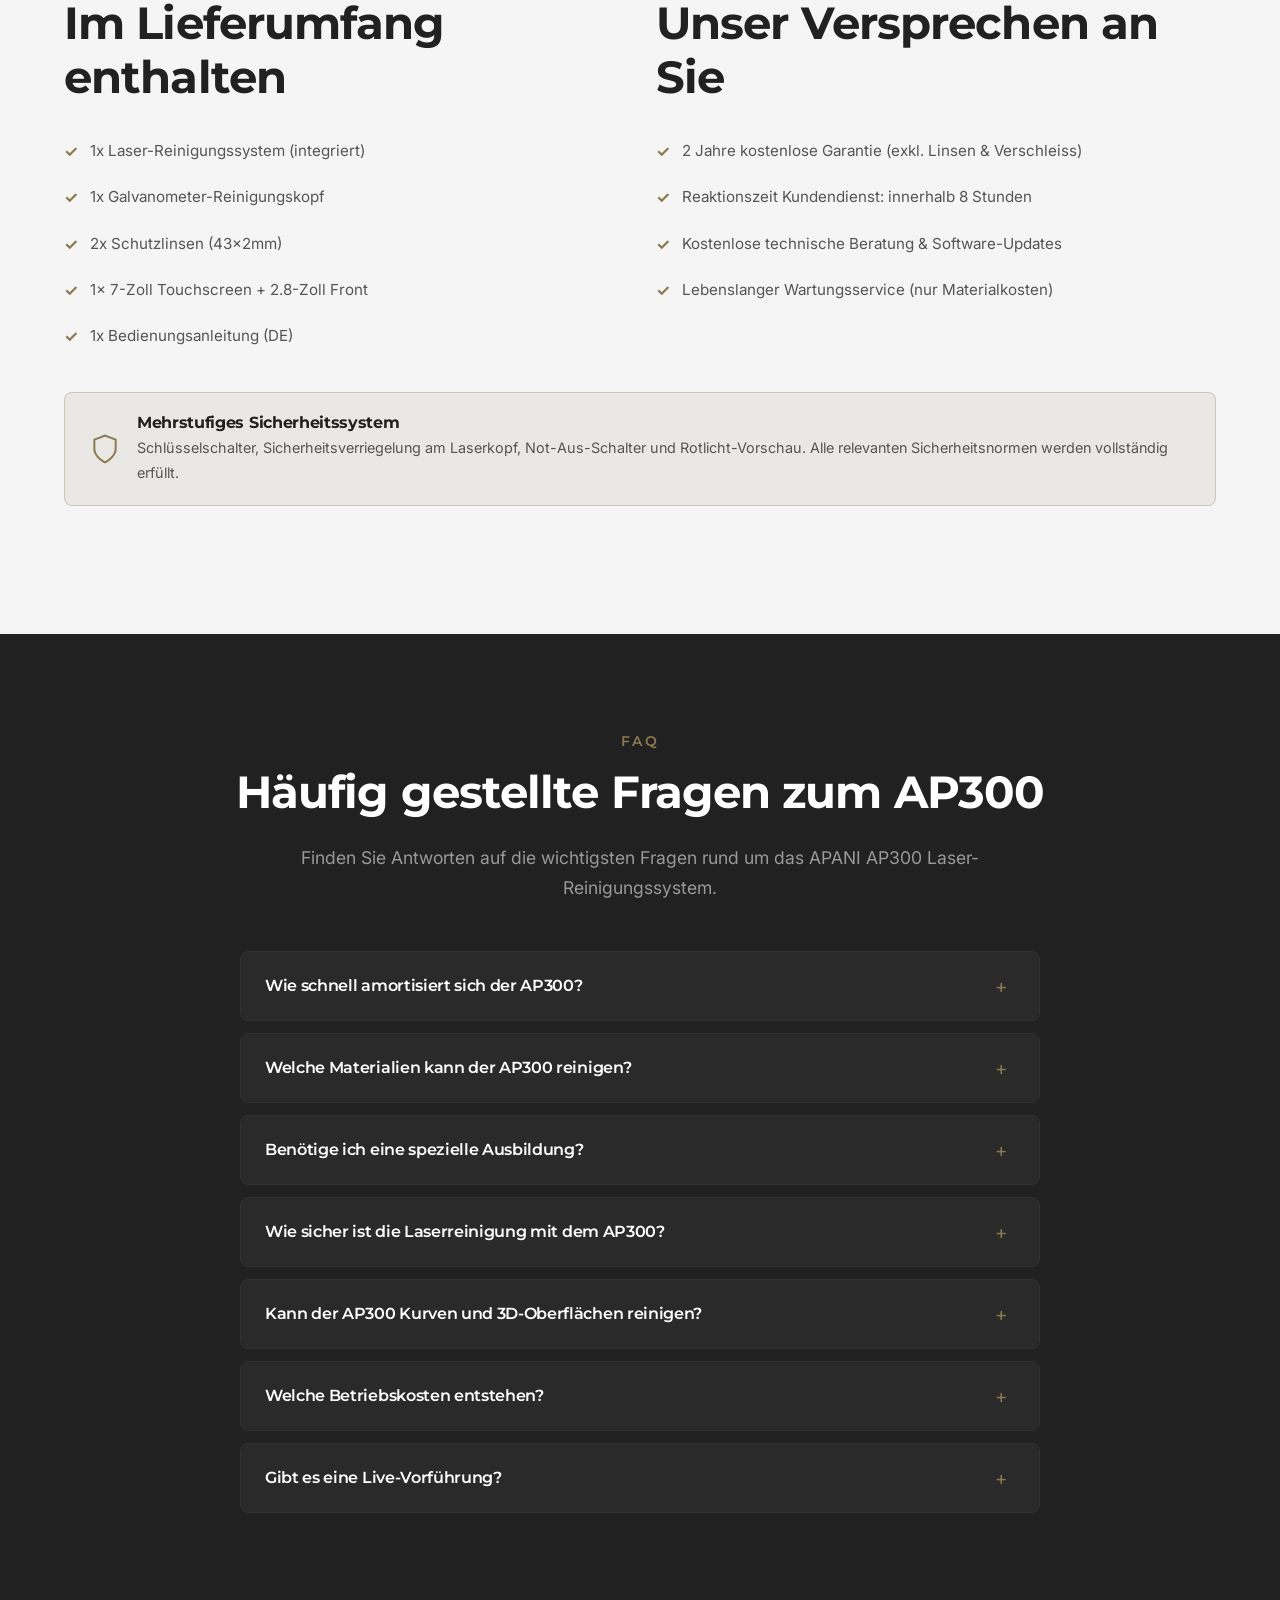
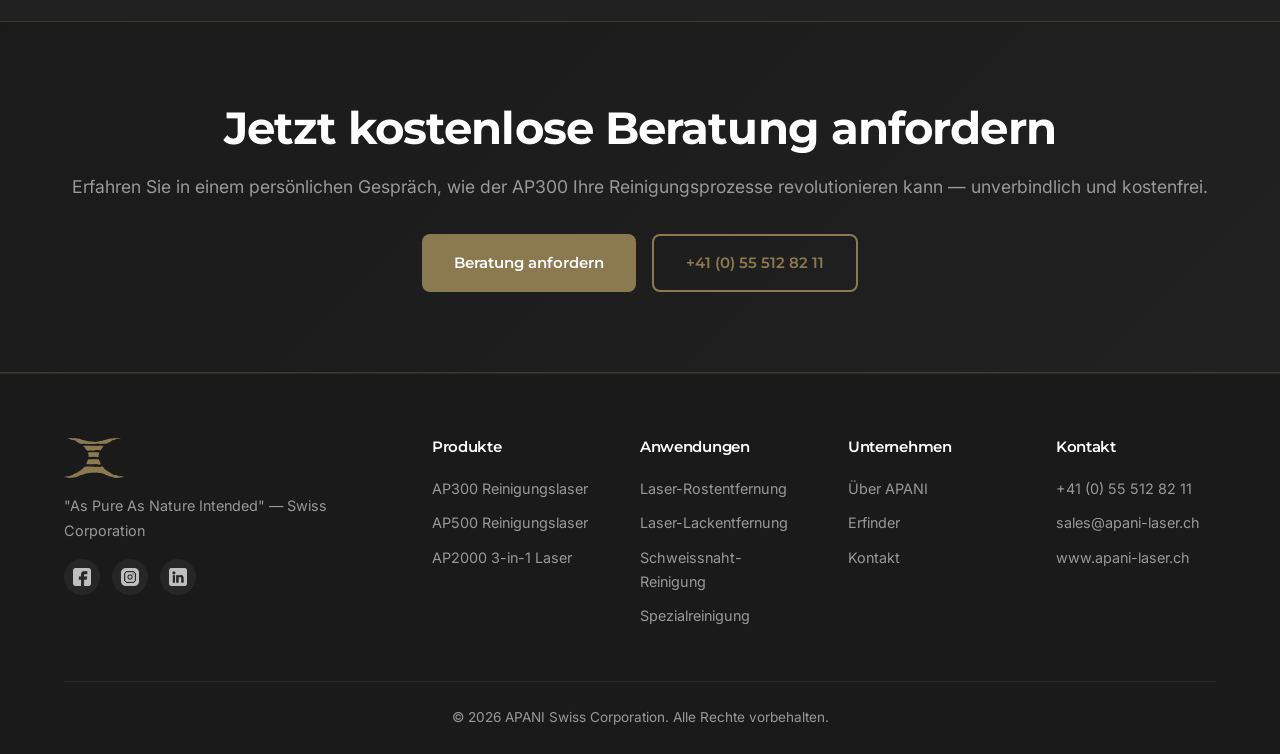
<file: ap300.html>
<!DOCTYPE html>
<html lang="de-CH">
<head>
  <meta charset="UTF-8">
  <meta name="viewport" content="width=device-width, initial-scale=1.0">
  <title>APANI AP300 — 300W Laser-Reinigungssystem | Professionelle Laserreinigung Schweiz</title>
  <meta name="description" content="APANI AP300: 300W Pulsed-Laser-Reinigungssystem mit 12 Reinigungsmodi. Entfernt Rost, Lack, Graffiti chemikalienfrei. Kompakt, mobil, in 6 Monaten amortisiert. Jetzt beraten lassen!">
  <meta name="keywords" content="Reinigungslaser kaufen Schweiz, Laser Rostentfernung, Laserreinigung ohne Chemie, 300W Pulsed Laser Reinigung, Laser für Karosserie, professionelle Laserreinigung, APANI AP300, Laser Reinigungssystem">
  <meta name="author" content="APANI Swiss Corporation">
  <meta name="robots" content="index, follow">
  <link rel="canonical" href="https://www.apani-laser.ch/ap300.html">
  <meta property="og:title" content="APANI AP300 — 300W Laser-Reinigungssystem">
  <meta property="og:description" content="300W Pulsed-Laser-Reinigungssystem mit 12 Reinigungsmodi. Entfernt Rost, Lack, Graffiti chemikalienfrei. Kompakt, mobil, in 6 Monaten amortisiert.">
  <meta property="og:type" content="product">
  <meta property="og:url" content="https://www.apani-laser.ch/ap300.html">
  <meta property="og:site_name" content="APANI Laser Technology">
  <meta property="og:locale" content="de_CH">
  <meta name="twitter:card" content="summary_large_image">
  <link rel="icon" type="image/png" href="images/favicon.png">
  <link rel="apple-touch-icon" href="images/webclip.png">
  <link rel="preconnect" href="https://fonts.googleapis.com">
  <link rel="preconnect" href="https://fonts.gstatic.com" crossorigin>
  <link href="https://fonts.googleapis.com/css2?family=Inter:wght@400;500;600;700&family=Montserrat:wght@600;700;800&display=swap" rel="stylesheet">
  <link rel="stylesheet" href="style.css">

  <!-- Google Analytics -->
  <script async src="https://www.googletagmanager.com/gtag/js?id=G-SNH6JK3H4Y"></script>
  <script>
    window.dataLayer = window.dataLayer || [];
    function gtag(){dataLayer.push(arguments);}
    gtag('js', new Date());
    gtag('config', 'G-SNH6JK3H4Y');
  </script>

  <!-- Structured Data: Product -->
  <script type="application/ld+json">
  {
    "@context": "https://schema.org",
    "@type": "Product",
    "name": "APANI AP300 Laser-Reinigungssystem",
    "description": "300W Pulsed-Laser-Reinigungssystem mit 12 Reinigungsmodi. Entfernt Rost, Lack und Graffiti chemikalienfrei.",
    "brand": {
      "@type": "Brand",
      "name": "APANI"
    },
    "manufacturer": {
      "@type": "Organization",
      "name": "APANI Swiss Corporation",
      "url": "https://www.apani-laser.ch"
    },
    "image": "https://www.apani-laser.ch/images/APANI-AP1-330-PRO.webp",
    "url": "https://www.apani-laser.ch/ap300.html",
    "category": "Laser-Reinigungssystem",
    "additionalProperty": [
      { "@type": "PropertyValue", "name": "Ausgangsleistung", "value": "300W" },
      { "@type": "PropertyValue", "name": "Wellenlänge", "value": "1064 nm" },
      { "@type": "PropertyValue", "name": "Laserklasse", "value": "Klasse 4" },
      { "@type": "PropertyValue", "name": "Reinigungsmodi", "value": "12" },
      { "@type": "PropertyValue", "name": "Kühlung", "value": "Luftgekühlt" }
    ],
    "offers": {
      "@type": "Offer",
      "url": "https://www.apani-laser.ch/kontakt.html",
      "availability": "https://schema.org/InStock",
      "priceCurrency": "CHF",
      "seller": {
        "@type": "Organization",
        "name": "APANI Swiss Corporation"
      }
    }
  }
  </script>

  <!-- Structured Data: BreadcrumbList -->
  <script type="application/ld+json">
  {
    "@context": "https://schema.org",
    "@type": "BreadcrumbList",
    "itemListElement": [
      {
        "@type": "ListItem",
        "position": 1,
        "name": "Home",
        "item": "https://www.apani-laser.ch/"
      },
      {
        "@type": "ListItem",
        "position": 2,
        "name": "AP300 Laser-Reinigungssystem",
        "item": "https://www.apani-laser.ch/ap300.html"
      }
    ]
  }
  </script>

  <!-- Structured Data: FAQPage -->
  <script type="application/ld+json">
  {
    "@context": "https://schema.org",
    "@type": "FAQPage",
    "mainEntity": [
      {
        "@type": "Question",
        "name": "Wie schnell amortisiert sich der AP300?",
        "acceptedAnswer": {
          "@type": "Answer",
          "text": "In der Regel 6-9 Monate, durch wegfallende Chemikalien, reduzierten Arbeitsaufwand und geringere Entsorgungskosten."
        }
      },
      {
        "@type": "Question",
        "name": "Welche Materialien kann der AP300 reinigen?",
        "acceptedAnswer": {
          "@type": "Answer",
          "text": "Stahl, Edelstahl, Aluminium, Kupfer, Messing, Stein, Beton, Glas und weitere. Die Reinigung ist für nahezu alle Oberflächen geeignet."
        }
      },
      {
        "@type": "Question",
        "name": "Benötige ich eine spezielle Ausbildung?",
        "acceptedAnswer": {
          "@type": "Answer",
          "text": "Nein. Das intuitive Touchscreen-Interface ermöglicht eine schnelle Einarbeitung. Die meisten Anwender beherrschen die Grundfunktionen nach 30 Minuten Einweisung."
        }
      },
      {
        "@type": "Question",
        "name": "Wie sicher ist die Laserreinigung mit dem AP300?",
        "acceptedAnswer": {
          "@type": "Answer",
          "text": "Der AP300 verfügt über ein mehrstufiges Sicherheitssystem: Schlüsselschalter, Sicherheitsverriegelung am Laserkopf, Not-Aus-Schalter und Rotlicht-Vorschau. Alle Sicherheitsnormen werden erfüllt."
        }
      },
      {
        "@type": "Question",
        "name": "Kann der AP300 Kurven und 3D-Oberflächen reinigen?",
        "acceptedAnswer": {
          "@type": "Answer",
          "text": "Ja. Dank der flexiblen Fokussierung und 12 verschiedenen Reinigungsmustern eignet sich der AP300 hervorragend für komplexe 3D-Geometrien."
        }
      },
      {
        "@type": "Question",
        "name": "Welche Betriebskosten entstehen?",
        "acceptedAnswer": {
          "@type": "Answer",
          "text": "Die Betriebskosten beschränken sich auf den Stromverbrauch (unter 1300W) und den gelegentlichen Austausch der Schutzlinsen. Es fallen keine Kosten für Chemikalien, Strahlmittel oder Wasser an."
        }
      },
      {
        "@type": "Question",
        "name": "Gibt es eine Live-Vorführung?",
        "acceptedAnswer": {
          "@type": "Answer",
          "text": "Ja! Wir bieten kostenlose Live-Präsentationen bei unserem Partner Carrosserie & Spritzwerk Marty in Wangen SZ an. Kontaktieren Sie uns für einen Termin."
        }
      }
    ]
  }
  </script>
</head>
<body>

  <!-- ========== HEADER ========== -->
  <header class="site-header" role="banner">
    <div class="container header-inner">
      <a href="index.html" class="logo" aria-label="APANI Laser — Startseite">
        <img src="images/APANI-LOGO.png" alt="APANI Laser Logo" width="160" height="40">
      </a>
      <nav class="nav-links" role="navigation" aria-label="Hauptnavigation">
        <a href="index.html">Home</a>
        <a href="ap300.html" class="active">AP300</a>
        <a href="ap500.html">AP500</a>
        <a href="ap2000.html">AP2000</a>
        <a href="kontakt.html" class="nav-cta">Beratung anfordern</a>
      </nav>
      <button class="hamburger" aria-label="Menü öffnen" aria-expanded="false">
        <span></span><span></span><span></span>
      </button>
    </div>
  </header>

  <main>
    <!-- ========== PRODUCT HERO ========== -->
    <section class="product-hero">
      <div class="container">
        <nav class="breadcrumb" aria-label="Breadcrumb">
          <a href="index.html">Home</a>
          <span>/</span>
          <span class="current">AP300 Laser-Reinigungssystem</span>
        </nav>

        <div class="product-hero-inner">
          <div class="product-hero-content fade-up">
            <div class="product-hero-tagline">REINIGEN &bull; ENTROSTEN &bull; ENTSCHICHTEN</div>
            <h1 class="product-hero-title">AP300 Laser-Reinigungssystem</h1>
            <div class="product-hero-badges">
              <span class="spec-badge">300W Puls</span>
              <span class="spec-badge">1064nm</span>
              <span class="spec-badge">Klasse 4</span>
              <span class="spec-badge">12 Modi</span>
            </div>
            <div class="btn-group">
              <a href="kontakt.html" class="btn btn-primary">Beratung anfordern</a>
              <a href="#specs" class="btn btn-outline">Technische Daten</a>
            </div>
          </div>
          <div class="product-hero-image fade-up">
            <div class="product-gallery" data-gallery>
              <div class="product-gallery-track">
                <div class="product-gallery-slide"><img src="images/ap300/1.webp" alt="APANI AP300 — Frontansicht mit APANI Logo und Laserkopf" loading="eager"></div>
                <div class="product-gallery-slide"><img src="images/ap300/2.webp" alt="APANI AP300 — Rückansicht mit Kühlung und aufgewickeltem Laserkabel" loading="lazy"></div>
                <div class="product-gallery-slide"><img src="images/ap300/3.webp" alt="APANI AP300 — Seitenansicht mit Tragegriff und Rollen" loading="lazy"></div>
                <div class="product-gallery-slide"><img src="images/ap300/4.webp" alt="APANI AP300 — Detailansicht des Touchscreen-Bedienpanels" loading="lazy"></div>
              </div>
              <button class="product-gallery-btn product-gallery-prev" type="button" aria-label="Vorheriges Bild">&lsaquo;</button>
              <button class="product-gallery-btn product-gallery-next" type="button" aria-label="Nächstes Bild">&rsaquo;</button>
              <div class="product-gallery-dots" role="tablist" aria-label="Bildauswahl"></div>
            </div>
          </div>
        </div>
      </div>
    </section>

    <!-- ========== PRODUKTBESCHREIBUNG ========== -->
    <section class="section-light">
      <div class="container">
        <div class="grid-2 fade-up" style="align-items: start;">
          <div>
            <span class="section-label">Produktbeschreibung</span>
            <h2 class="section-title">Professionelle Laserreinigung — kompakt, leistungsstark, chemikalienfrei</h2>
            <p>Der APANI AP300 ist ein 300W Pulsed Laser Reinigungssystem der neuesten Generation, entwickelt für Unternehmen in der Schweiz, die auf professionelle Laserreinigung ohne Chemie umsteigen wollen. Ob Sie einen Reinigungslaser kaufen in der Schweiz oder bestehende Reinigungsprozesse modernisieren möchten — der AP300 vereint Leistung, Mobilität und Benutzerfreundlichkeit in einem kompakten Gerät.</p>
            <p>Das Prinzip der Laser Rostentfernung ist so einfach wie wirkungsvoll: Kurze, hochenergetische Laserpulse mit einer Wellenlänge von 1064 nm verdampfen Rost, Lack, Oxidschichten und Verunreinigungen von der Oberfläche — berührungslos und ohne das Grundmaterial zu beschädigen. Die Laserreinigung ohne Chemie macht Schluss mit teuren Verbrauchsmaterialien, gesundheitsschädlichen Dämpfen und aufwändiger Sondermüll-Entsorgung.</p>
          </div>
          <div>
            <p>Mit 12 voreingestellten Reinigungsmustern — darunter Linie, Spirale, Kreis und Rechteck — passt sich der AP300 jeder Aufgabenstellung an. Die stufenlose Leistungsregelung von 10% bis 100% erlaubt es, von der feinfühligen Restaurierung historischer Artefakte bis zur grossflächigen industriellen Entrostung alles abzudecken. Das 7-Zoll-Touchscreen-Interface mit 15 Sprachen (inklusive Deutsch) macht die Bedienung intuitiv — die meisten Anwender sind nach weniger als 30 Minuten Einweisung produktiv.</p>
            <p>Der AP300 eignet sich hervorragend als Laser für Karosserie-Arbeiten in der Automobilindustrie, für die Formenreinigung im Kunststoffspritzguss, für die Oberflächenvorbereitung im Metallbau und für die schonende Denkmalpflege. Als luftgekühltes System benötigt er keinen Wasseranschluss und ist dank integriertem Rollensystem sofort mobil einsetzbar. Die Investition amortisiert sich erfahrungsgemäss bereits in 6 bis 9 Monaten — durch wegfallende Chemikalien, reduzierten Personalaufwand und die Eliminierung von Entsorgungskosten.</p>
          </div>
        </div>
      </div>
    </section>

    <!-- ========== TECHNISCHE DATEN ========== -->
    <section class="section-dark" id="specs">
      <div class="container">
        <div class="text-center fade-up">
          <span class="section-label">Spezifikationen</span>
          <h2 class="section-title">Technische Daten — AP300</h2>
          <p class="section-subtitle" style="margin: 0 auto 3rem;">Alle technischen Details des APANI AP300 Laser-Reinigungssystems auf einen Blick.</p>
        </div>

        <div class="fade-up" style="max-width: 800px; margin: 0 auto;">
          <table class="specs-table">
            <tbody>
              <tr>
                <th>Max. Ausgangsleistung</th>
                <td>300W</td>
              </tr>
              <tr>
                <th>Wellenlänge</th>
                <td>1064 nm (Infrarot)</td>
              </tr>
              <tr>
                <th>Laserklasse</th>
                <td>Klasse 4</td>
              </tr>
              <tr>
                <th>Pulsfrequenz</th>
                <td>20 – 4000 kHz</td>
              </tr>
              <tr>
                <th>Pulsbreite</th>
                <td>Einstellbar (ns-Bereich)</td>
              </tr>
              <tr>
                <th>Leistungsregelung</th>
                <td>10% – 100% stufenlos</td>
              </tr>
              <tr>
                <th>Leistungsaufnahme</th>
                <td>&lt; 1300W</td>
              </tr>
              <tr>
                <th>Versorgungsspannung</th>
                <td>230V AC</td>
              </tr>
              <tr>
                <th>Betriebstemperatur</th>
                <td>0°C bis +40°C</td>
              </tr>
              <tr>
                <th>Reinigungsmodi</th>
                <td>12</td>
              </tr>
              <tr>
                <th>Display</th>
                <td>7-Zoll Touchscreen + 2.8-Zoll Front</td>
              </tr>
              <tr>
                <th>Kühlung</th>
                <td>Luftgekühlt</td>
              </tr>
            </tbody>
          </table>
        </div>
      </div>
    </section>

    <!-- ========== VORTEILE ========== -->
    <section class="section-light">
      <div class="container">
        <div class="text-center fade-up">
          <span class="section-label">Vorteile</span>
          <h2 class="section-title">Warum der AP300?</h2>
          <p class="section-subtitle" style="margin: 0 auto 3rem;">Entdecken Sie die Vorteile der professionellen Laserreinigung mit dem APANI AP300.</p>
        </div>

        <div class="fade-up" style="max-width: 800px; margin: 0 auto;">
          <div class="advantage-item">
            <div class="advantage-icon">
              <svg viewBox="0 0 24 24"><path d="M12 22s8-4 8-10V5l-8-3-8 3v7c0 6 8 10 8 10z"/></svg>
            </div>
            <div>
              <h3>Berührungslose Reinigung</h3>
              <p>Kein Kontakt mit der Oberfläche, keine mechanische Beschädigung — das Grundmaterial bleibt vollständig unversehrt.</p>
            </div>
          </div>
          <div class="advantage-item">
            <div class="advantage-icon">
              <svg viewBox="0 0 24 24"><path d="M12 22c5.523 0 10-4.477 10-10S17.523 2 12 2 2 6.477 2 12s4.477 10 10 10z"/><path d="M7 12l3-6 4 8 3-6"/></svg>
            </div>
            <div>
              <h3>Umweltfreundlich</h3>
              <p>Keine Chemikalien, kein Wasser, keine Verbrauchsmaterialien — der AP300 arbeitet ausschliesslich mit Licht.</p>
            </div>
          </div>
          <div class="advantage-item">
            <div class="advantage-icon">
              <svg viewBox="0 0 24 24"><circle cx="12" cy="12" r="3"/><path d="M12 2v4m0 12v4m-7-7H1m22 0h-4m-1.3-6.7l2.8-2.8M4.5 19.5l2.8-2.8m0-9.4L4.5 4.5m15 15l-2.8-2.8"/></svg>
            </div>
            <div>
              <h3>Präzisionsreinigung</h3>
              <p>Selektive Reinigung mit exakter Positionierung und Grösse — reinigen Sie nur das, was entfernt werden soll.</p>
            </div>
          </div>
          <div class="advantage-item">
            <div class="advantage-icon">
              <svg viewBox="0 0 24 24"><rect x="3" y="3" width="18" height="18" rx="2"/><path d="M3 9h18M9 3v18"/></svg>
            </div>
            <div>
              <h3>12 Reinigungsmuster</h3>
              <p>Linie, Spirale, Kreis, Rechteck, Dreieck und viele weitere Muster — für jede Anwendung das passende Profil.</p>
            </div>
          </div>
          <div class="advantage-item">
            <div class="advantage-icon">
              <svg viewBox="0 0 24 24"><rect x="2" y="3" width="20" height="14" rx="2"/><path d="M8 21h8m-4-4v4"/></svg>
            </div>
            <div>
              <h3>Intuitives Touchscreen-UI</h3>
              <p>7-Zoll Display mit 12 Parametergruppen und 15 Sprachen — einfache Bedienung ohne lange Einarbeitungszeit.</p>
            </div>
          </div>
          <div class="advantage-item">
            <div class="advantage-icon">
              <svg viewBox="0 0 24 24"><rect x="1" y="6" width="22" height="12" rx="2"/><circle cx="12" cy="12" r="2"/><path d="M6 18v2m12-2v2"/></svg>
            </div>
            <div>
              <h3>Kompakt &amp; mobil</h3>
              <p>Integriertes System mit Rollen — sofort einsatzbereit und problemlos transportierbar.</p>
            </div>
          </div>
          <div class="advantage-item">
            <div class="advantage-icon">
              <svg viewBox="0 0 24 24"><path d="M8 16l-4-4 4-4m8 8l4-4-4-4"/></svg>
            </div>
            <div>
              <h3>Luftgekühlt</h3>
              <p>Kein Wasseranschluss erforderlich — einfach einstecken und loslegen, überall und jederzeit.</p>
            </div>
          </div>
          <div class="advantage-item">
            <div class="advantage-icon">
              <svg viewBox="0 0 24 24"><circle cx="12" cy="12" r="10"/><path d="M2 12h20M12 2a15.3 15.3 0 0 1 4 10 15.3 15.3 0 0 1-4 10 15.3 15.3 0 0 1-4-10 15.3 15.3 0 0 1 4-10z"/></svg>
            </div>
            <div>
              <h3>Mehrsprachig</h3>
              <p>15 Sprachen inklusive Deutsch unterstützt — ideal für internationale Teams und multinationale Einsätze.</p>
            </div>
          </div>
        </div>
      </div>
    </section>

    <!-- ========== ANWENDUNGSGEBIETE ========== -->
    <section class="section-dark">
      <div class="container">
        <div class="text-center fade-up">
          <span class="section-label">Anwendungsgebiete</span>
          <h2 class="section-title">Vielseitig einsetzbar — ein Laser für unzählige Aufgaben</h2>
          <p class="section-subtitle" style="margin: 0 auto 3rem;">Der AP300 bewährt sich in zahlreichen Branchen und Anwendungen.</p>
        </div>

        <div class="use-cases-list fade-up">
          <div class="use-case-item">
            <svg viewBox="0 0 24 24"><path d="M12 2L2 7l10 5 10-5-10-5z"/><path d="M2 17l10 5 10-5"/></svg>
            Formenreinigung
          </div>
          <div class="use-case-item">
            <svg viewBox="0 0 24 24"><path d="M12 2v20m-7-7l7 7 7-7"/></svg>
            Rostentfernung
          </div>
          <div class="use-case-item">
            <svg viewBox="0 0 24 24"><rect x="1" y="3" width="15" height="13" rx="2"/><path d="M16 8h4l3 3v5h-3M1 16h15"/></svg>
            Automobilindustrie
          </div>
          <div class="use-case-item">
            <svg viewBox="0 0 24 24"><path d="M4 15s1-1 4-1 5 2 8 2 4-1 4-1V3s-1 1-4 1-5-2-8-2-4 1-4 1z"/></svg>
            Farb- &amp; Lackentfernung
          </div>
          <div class="use-case-item">
            <svg viewBox="0 0 24 24"><circle cx="12" cy="12" r="10"/><path d="M12 6v6l4 2"/></svg>
            Oxidschicht-Entfernung
          </div>
          <div class="use-case-item">
            <svg viewBox="0 0 24 24"><path d="M2 20h20M5 20V8l7-5 7 5v12"/></svg>
            Schiffbau &amp; Maritim
          </div>
          <div class="use-case-item">
            <svg viewBox="0 0 24 24"><polygon points="13 2 3 14 12 14 11 22 21 10 12 10"/></svg>
            Oberflächenvorbereitung
          </div>
          <div class="use-case-item">
            <svg viewBox="0 0 24 24"><path d="M3 21h18M3 7v1a3 3 0 0 0 6 0V7m0 0v1a3 3 0 0 0 6 0V7m0 0v1a3 3 0 0 0 6 0V7M3 7l1-4h16l1 4"/></svg>
            Restaurierung &amp; Konservierung
          </div>
          <div class="use-case-item">
            <svg viewBox="0 0 24 24"><rect x="2" y="2" width="20" height="20" rx="2"/><path d="M7 2v20M17 2v20M2 12h20"/></svg>
            Gummiform-Reinigung
          </div>
        </div>
      </div>
    </section>

    <!-- ========== LIEFERUMFANG & SERVICE ========== -->
    <section class="section-light">
      <div class="container">
        <div class="grid-2 fade-up" style="align-items: start;">
          <div>
            <span class="section-label">Lieferumfang</span>
            <h2 class="section-title">Im Lieferumfang enthalten</h2>
            <ul class="delivery-list">
              <li>1x Laser-Reinigungssystem (integriert)</li>
              <li>1x Galvanometer-Reinigungskopf</li>
              <li>2x Schutzlinsen (43x2mm)</li>
              <li>1x 7-Zoll Touchscreen + 2.8-Zoll Front</li>
              <li>1x Bedienungsanleitung (DE)</li>
            </ul>
          </div>
          <div>
            <span class="section-label">Service &amp; Garantie</span>
            <h2 class="section-title">Unser Versprechen an Sie</h2>
            <ul class="service-list">
              <li>2 Jahre kostenlose Garantie (exkl. Linsen &amp; Verschleiss)</li>
              <li>Reaktionszeit Kundendienst: innerhalb 8 Stunden</li>
              <li>Kostenlose technische Beratung &amp; Software-Updates</li>
              <li>Lebenslanger Wartungsservice (nur Materialkosten)</li>
            </ul>
          </div>
        </div>

        <!-- Safety Banner -->
        <div class="safety-banner fade-up">
          <svg viewBox="0 0 24 24" stroke-width="1.5">
            <path d="M12 22s8-4 8-10V5l-8-3-8 3v7c0 6 8 10 8 10z"/>
          </svg>
          <div>
            <h3 style="font-size: 1rem; margin-bottom: 0.25rem;">Mehrstufiges Sicherheitssystem</h3>
            <p>Schlüsselschalter, Sicherheitsverriegelung am Laserkopf, Not-Aus-Schalter und Rotlicht-Vorschau. Alle relevanten Sicherheitsnormen werden vollständig erfüllt.</p>
          </div>
        </div>
      </div>
    </section>

    <!-- ========== FAQ ========== -->
    <section class="section-dark" id="faq">
      <div class="container">
        <div class="text-center fade-up">
          <span class="section-label">FAQ</span>
          <h2 class="section-title">Häufig gestellte Fragen zum AP300</h2>
          <p class="section-subtitle" style="margin: 0 auto 3rem;">Finden Sie Antworten auf die wichtigsten Fragen rund um das APANI AP300 Laser-Reinigungssystem.</p>
        </div>

        <div class="fade-up" style="max-width: 800px; margin: 0 auto;">
          <div class="faq-item">
            <div class="faq-question">
              <h4>Wie schnell amortisiert sich der AP300?</h4>
              <span class="faq-toggle">+</span>
            </div>
            <div class="faq-answer">
              <div class="faq-answer-inner">
                <p>In der Regel 6-9 Monate, durch wegfallende Chemikalien, reduzierten Arbeitsaufwand und geringere Entsorgungskosten.</p>
              </div>
            </div>
          </div>

          <div class="faq-item">
            <div class="faq-question">
              <h4>Welche Materialien kann der AP300 reinigen?</h4>
              <span class="faq-toggle">+</span>
            </div>
            <div class="faq-answer">
              <div class="faq-answer-inner">
                <p>Stahl, Edelstahl, Aluminium, Kupfer, Messing, Stein, Beton, Glas und weitere. Die Reinigung ist für nahezu alle Oberflächen geeignet.</p>
              </div>
            </div>
          </div>

          <div class="faq-item">
            <div class="faq-question">
              <h4>Benötige ich eine spezielle Ausbildung?</h4>
              <span class="faq-toggle">+</span>
            </div>
            <div class="faq-answer">
              <div class="faq-answer-inner">
                <p>Nein. Das intuitive Touchscreen-Interface ermöglicht eine schnelle Einarbeitung. Die meisten Anwender beherrschen die Grundfunktionen nach 30 Minuten Einweisung.</p>
              </div>
            </div>
          </div>

          <div class="faq-item">
            <div class="faq-question">
              <h4>Wie sicher ist die Laserreinigung mit dem AP300?</h4>
              <span class="faq-toggle">+</span>
            </div>
            <div class="faq-answer">
              <div class="faq-answer-inner">
                <p>Der AP300 verfügt über ein mehrstufiges Sicherheitssystem: Schlüsselschalter, Sicherheitsverriegelung am Laserkopf, Not-Aus-Schalter und Rotlicht-Vorschau. Alle Sicherheitsnormen werden erfüllt.</p>
              </div>
            </div>
          </div>

          <div class="faq-item">
            <div class="faq-question">
              <h4>Kann der AP300 Kurven und 3D-Oberflächen reinigen?</h4>
              <span class="faq-toggle">+</span>
            </div>
            <div class="faq-answer">
              <div class="faq-answer-inner">
                <p>Ja. Dank der flexiblen Fokussierung und 12 verschiedenen Reinigungsmustern eignet sich der AP300 hervorragend für komplexe 3D-Geometrien.</p>
              </div>
            </div>
          </div>

          <div class="faq-item">
            <div class="faq-question">
              <h4>Welche Betriebskosten entstehen?</h4>
              <span class="faq-toggle">+</span>
            </div>
            <div class="faq-answer">
              <div class="faq-answer-inner">
                <p>Die Betriebskosten beschränken sich auf den Stromverbrauch (unter 1300W) und den gelegentlichen Austausch der Schutzlinsen. Es fallen keine Kosten für Chemikalien, Strahlmittel oder Wasser an.</p>
              </div>
            </div>
          </div>

          <div class="faq-item">
            <div class="faq-question">
              <h4>Gibt es eine Live-Vorführung?</h4>
              <span class="faq-toggle">+</span>
            </div>
            <div class="faq-answer">
              <div class="faq-answer-inner">
                <p>Ja! Wir bieten kostenlose Live-Präsentationen bei unserem Partner <a href="https://www.cs-marty.ch/" class="text-gold" target="_blank" rel="noopener">Carrosserie &amp; Spritzwerk Marty</a> in Wangen SZ an. Kontaktieren Sie uns für einen Termin.</p>
              </div>
            </div>
          </div>
        </div>
      </div>
    </section>

    <!-- ========== CTA BANNER ========== -->
    <section class="cta-banner">
      <div class="container fade-up">
        <h2>Jetzt kostenlose Beratung anfordern</h2>
        <p>Erfahren Sie in einem persönlichen Gespräch, wie der AP300 Ihre Reinigungsprozesse revolutionieren kann — unverbindlich und kostenfrei.</p>
        <div class="btn-group">
          <a href="kontakt.html" class="btn btn-primary">Beratung anfordern</a>
          <a href="tel:+41555128211" class="btn btn-outline">+41 (0) 55 512 82 11</a>
        </div>
      </div>
    </section>
  </main>

  <!-- ========== FOOTER ========== -->
  <footer class="site-footer" role="contentinfo">
    <div class="container">
      <div class="footer-grid">
        <div class="footer-brand">
          <a href="index.html" class="logo">
            <img src="images/APANI-LOGO.png" alt="APANI Logo" width="140" height="35">
          </a>
          <p>"As Pure As Nature Intended" — Swiss Corporation</p>
          <div class="footer-social">
            <a href="https://www.facebook.com/AsPureAsNatureIntended/" target="_blank" rel="noopener" aria-label="APANI auf Facebook"><img src="images/Apani-FB.png" alt="Facebook"></a>
            <a href="https://www.instagram.com/apanilaser/" target="_blank" rel="noopener" aria-label="APANI auf Instagram"><img src="images/Apani-Instagram.png" alt="Instagram"></a>
            <a href="https://www.linkedin.com/company/apani" target="_blank" rel="noopener" aria-label="APANI auf LinkedIn"><img src="images/Apani-Linkedin.png" alt="LinkedIn"></a>
          </div>
        </div>
        <div class="footer-col">
          <h4>Produkte</h4>
          <a href="ap300.html">AP300 Reinigungslaser</a>
          <a href="ap500.html">AP500 Reinigungslaser</a>
          <a href="ap2000.html">AP2000 3-in-1 Laser</a>
        </div>
        <div class="footer-col">
          <h4>Anwendungen</h4>
          <a href="laser-rostentfernung.html">Laser-Rostentfernung</a>
          <a href="laser-lackentfernung.html">Laser-Lackentfernung</a>
          <a href="schweissnaht-reinigung-laser.html">Schweissnaht-Reinigung</a>
          <a href="spezialreinigung-laser.html">Spezialreinigung</a>
        </div>
        <div class="footer-col">
          <h4>Unternehmen</h4>
          <a href="index.html#ueber">Über APANI</a>
          <a href="erfinder.html">Erfinder</a>
          <a href="kontakt.html">Kontakt</a>
        </div>
        <div class="footer-col">
          <h4>Kontakt</h4>
          <a href="tel:+41555128211">+41 (0) 55 512 82 11</a>
          <a href="mailto:sales@apani-laser.ch">sales@apani-laser.ch</a>
          <a href="https://www.apani-laser.ch">www.apani-laser.ch</a>
        </div>
      </div>
      <div class="footer-bottom">
        &copy; 2026 APANI Swiss Corporation. Alle Rechte vorbehalten.
      </div>
    </div>
  </footer>

  <button class="back-to-top" aria-label="Nach oben scrollen">
    <svg viewBox="0 0 24 24" fill="none" stroke="currentColor" stroke-width="2"><polyline points="18 15 12 9 6 15"/></svg>
  </button>

  <script src="main.js"></script>
</body>
</html>
</file>
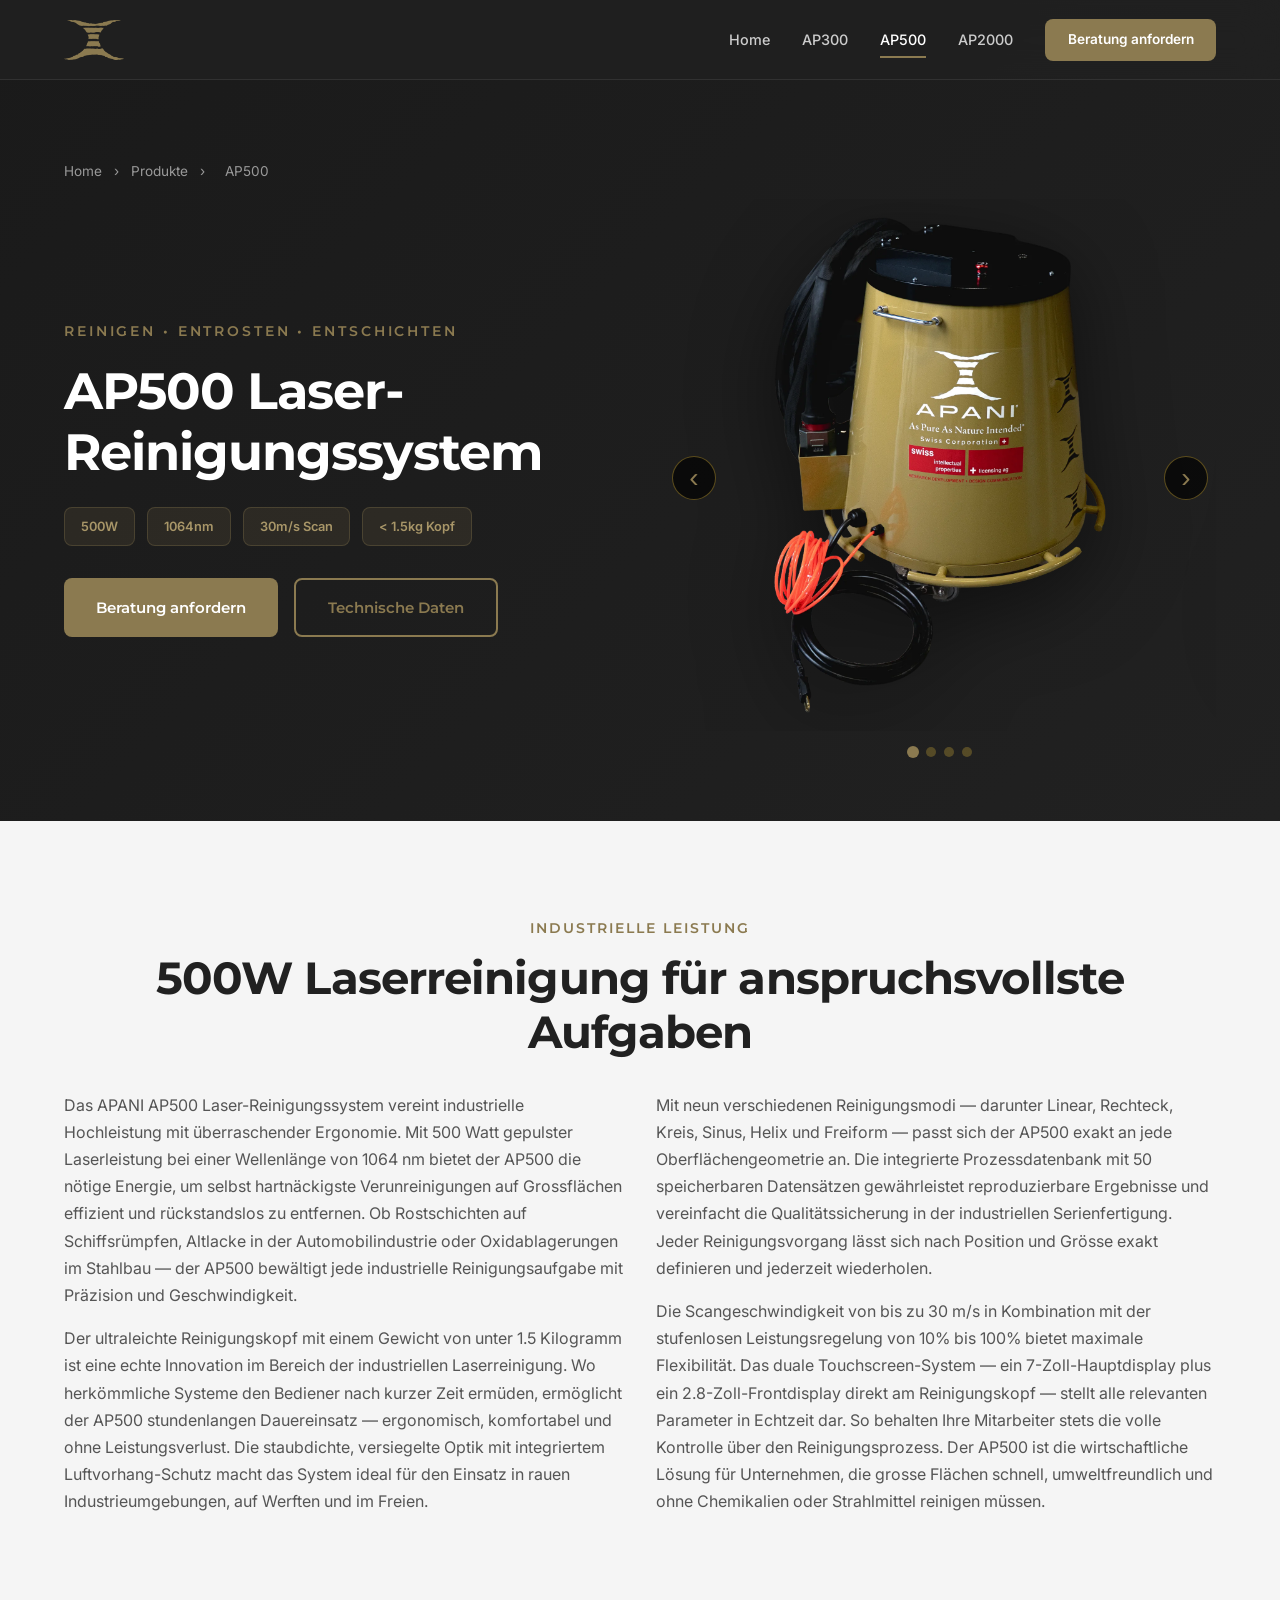
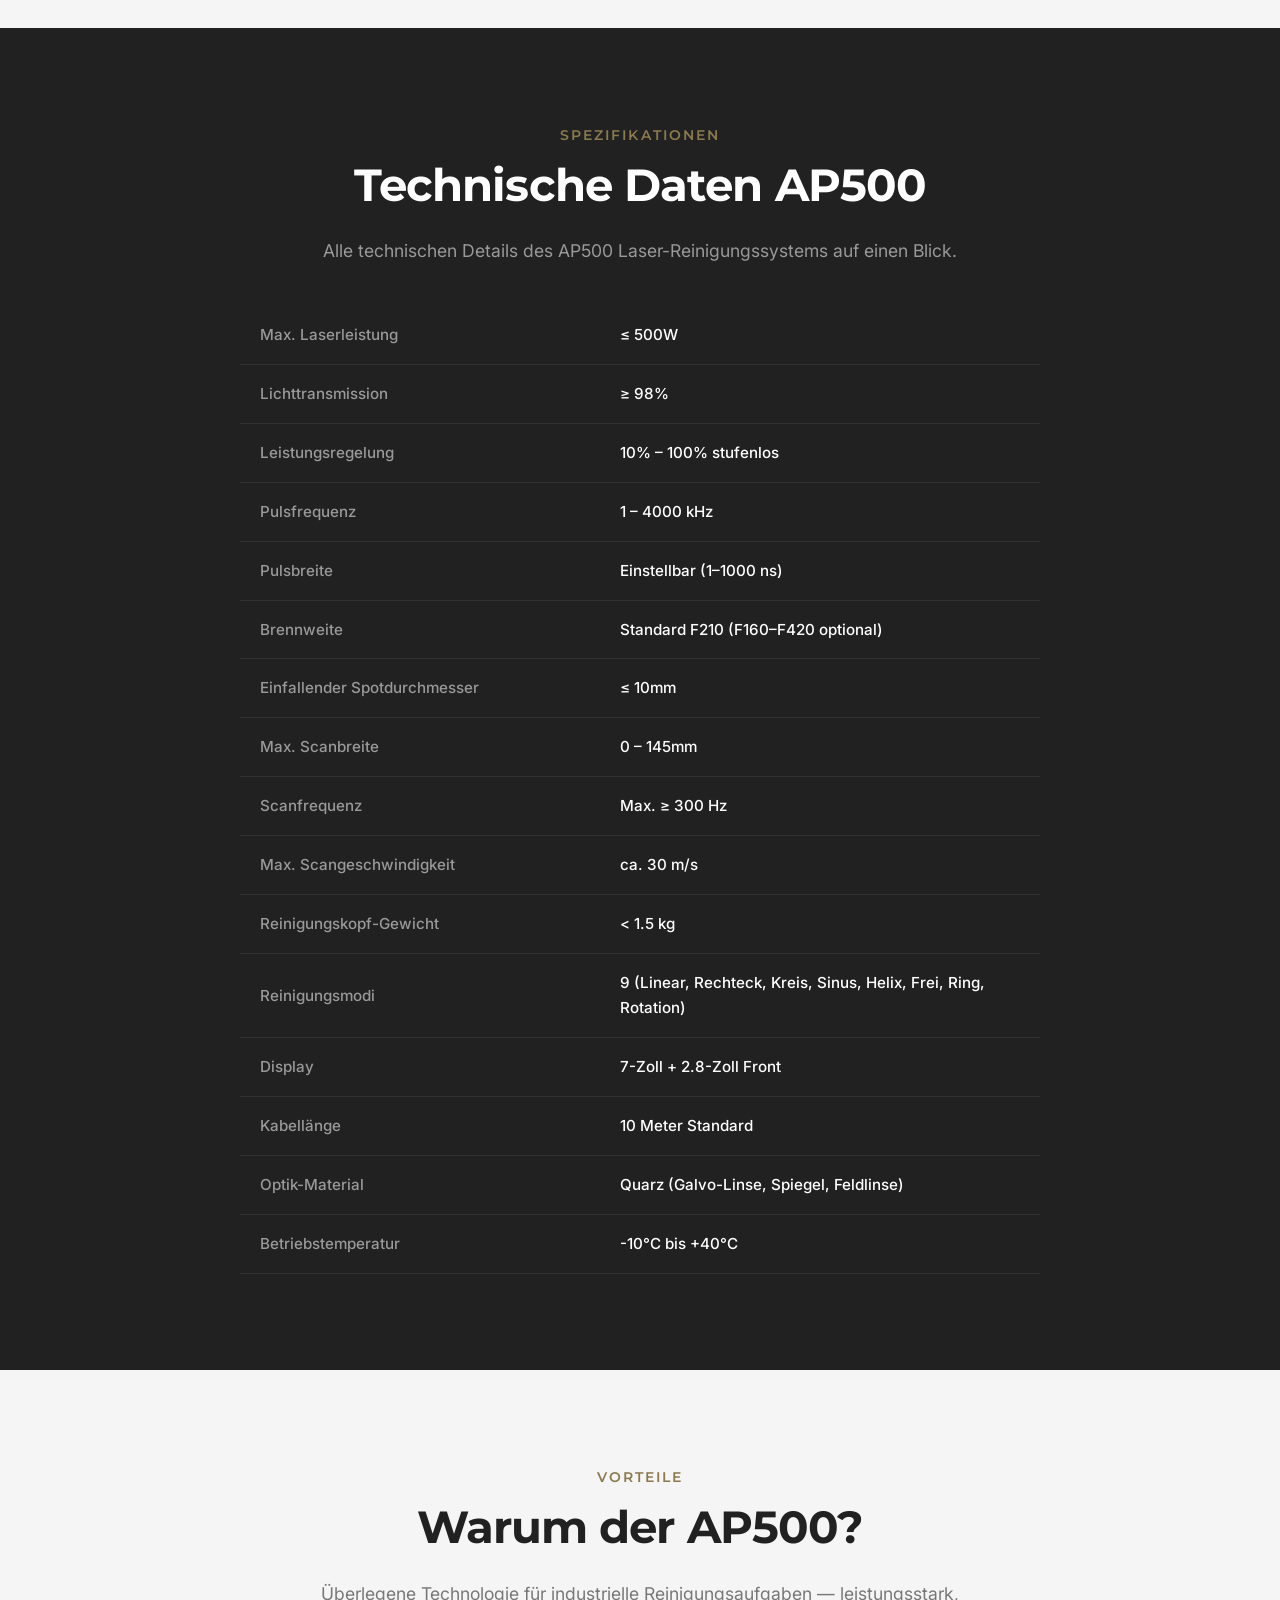
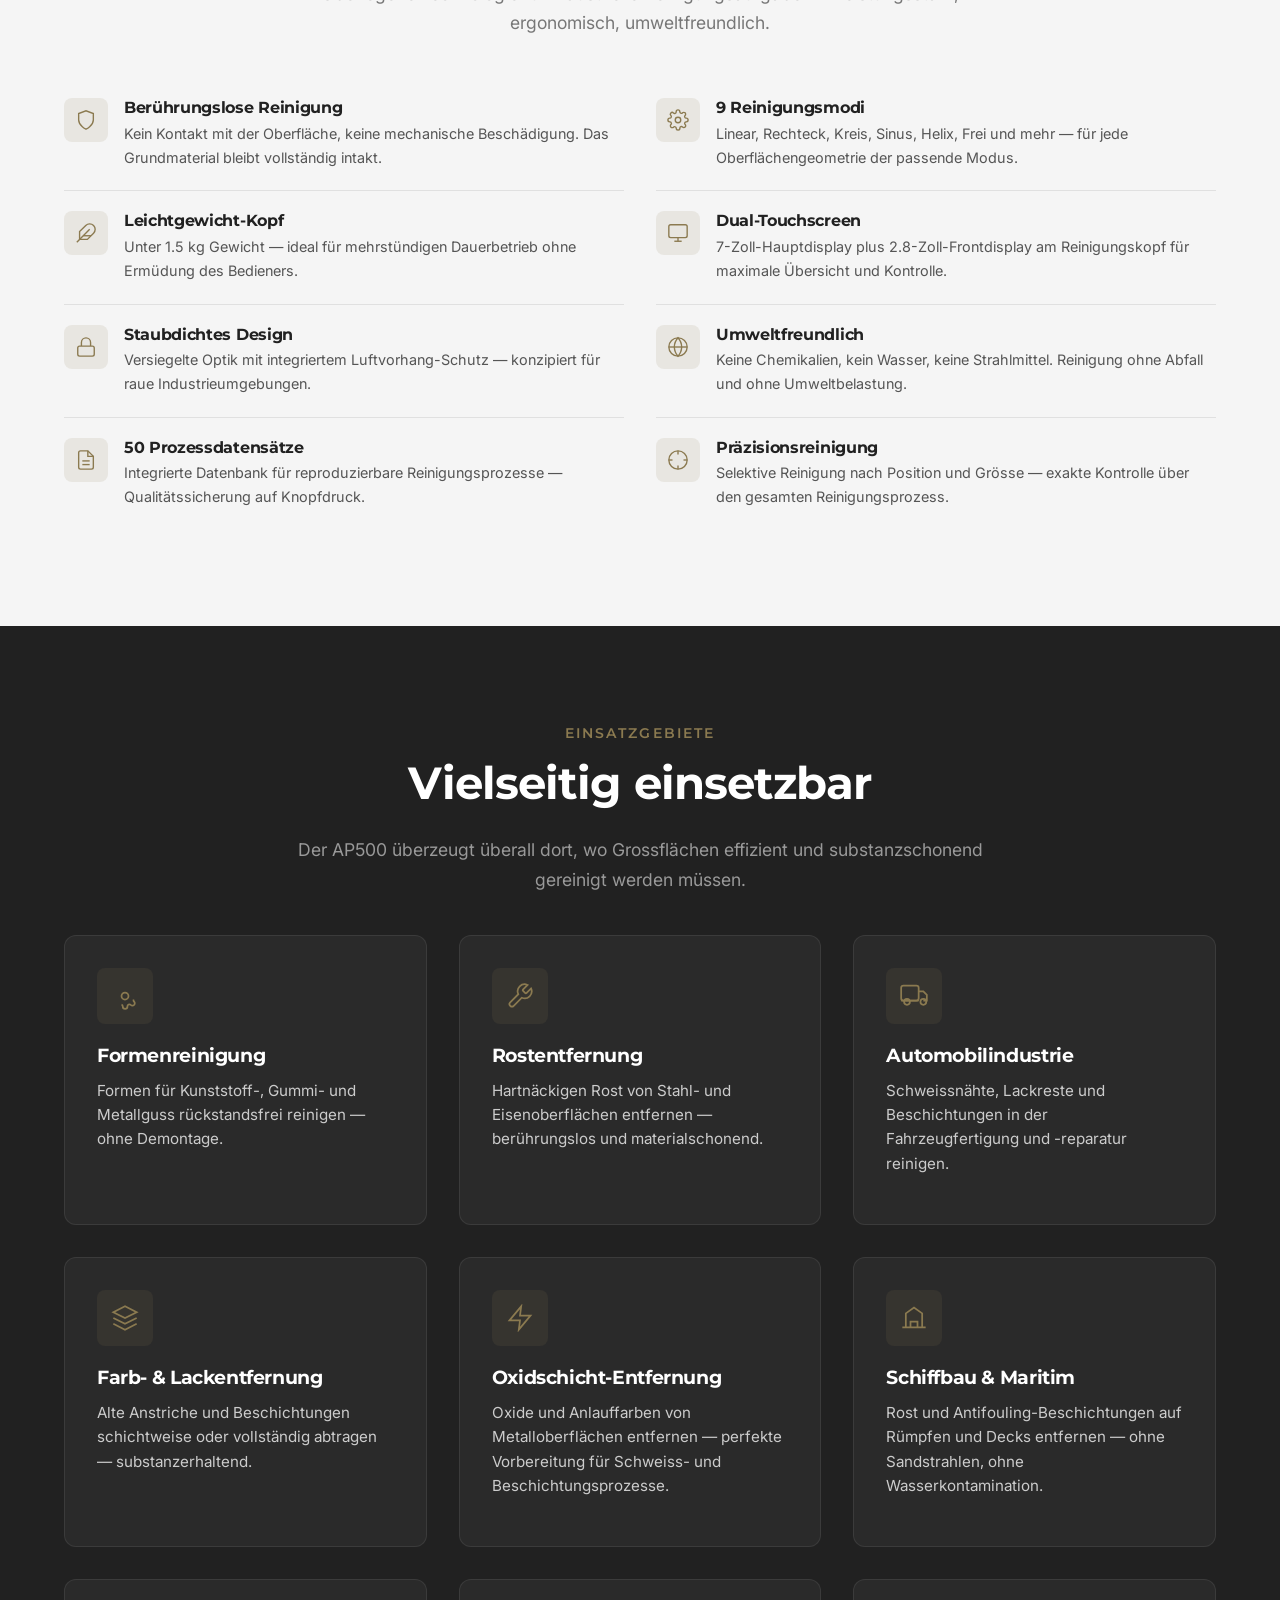
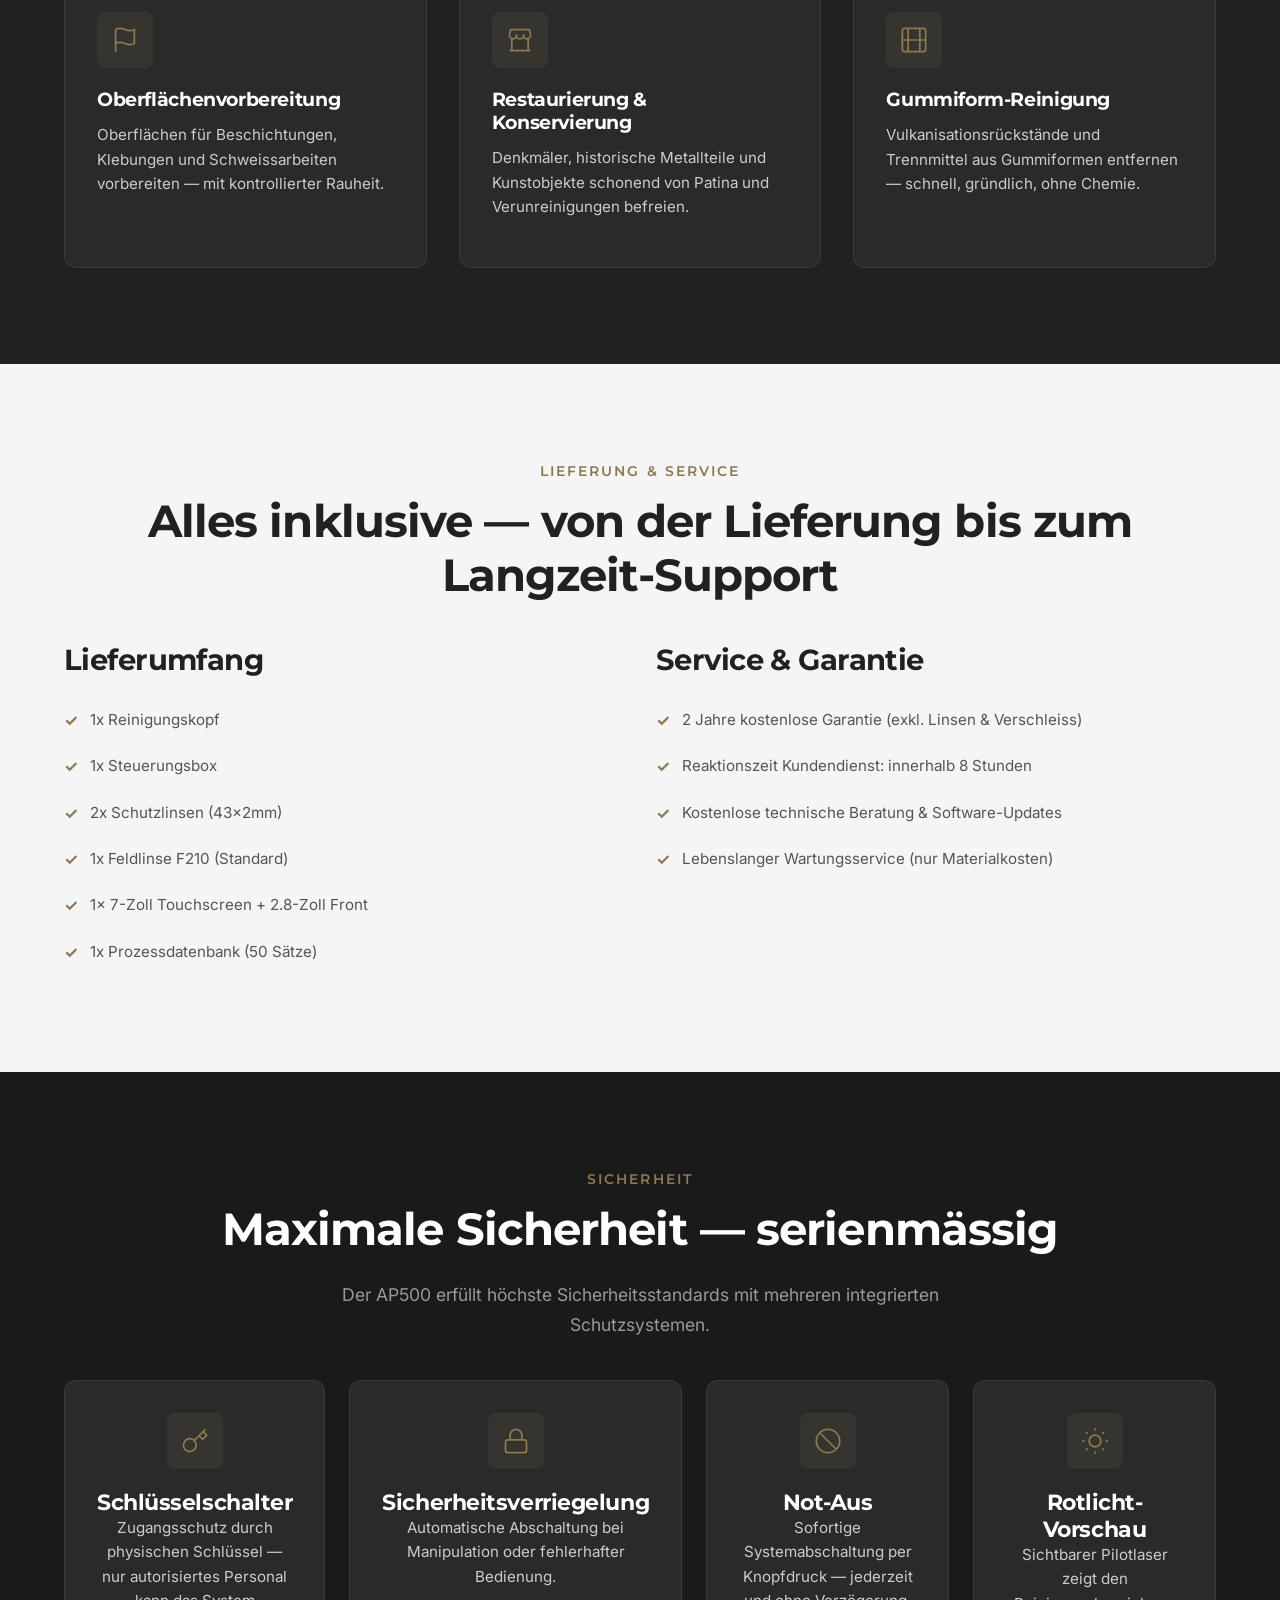
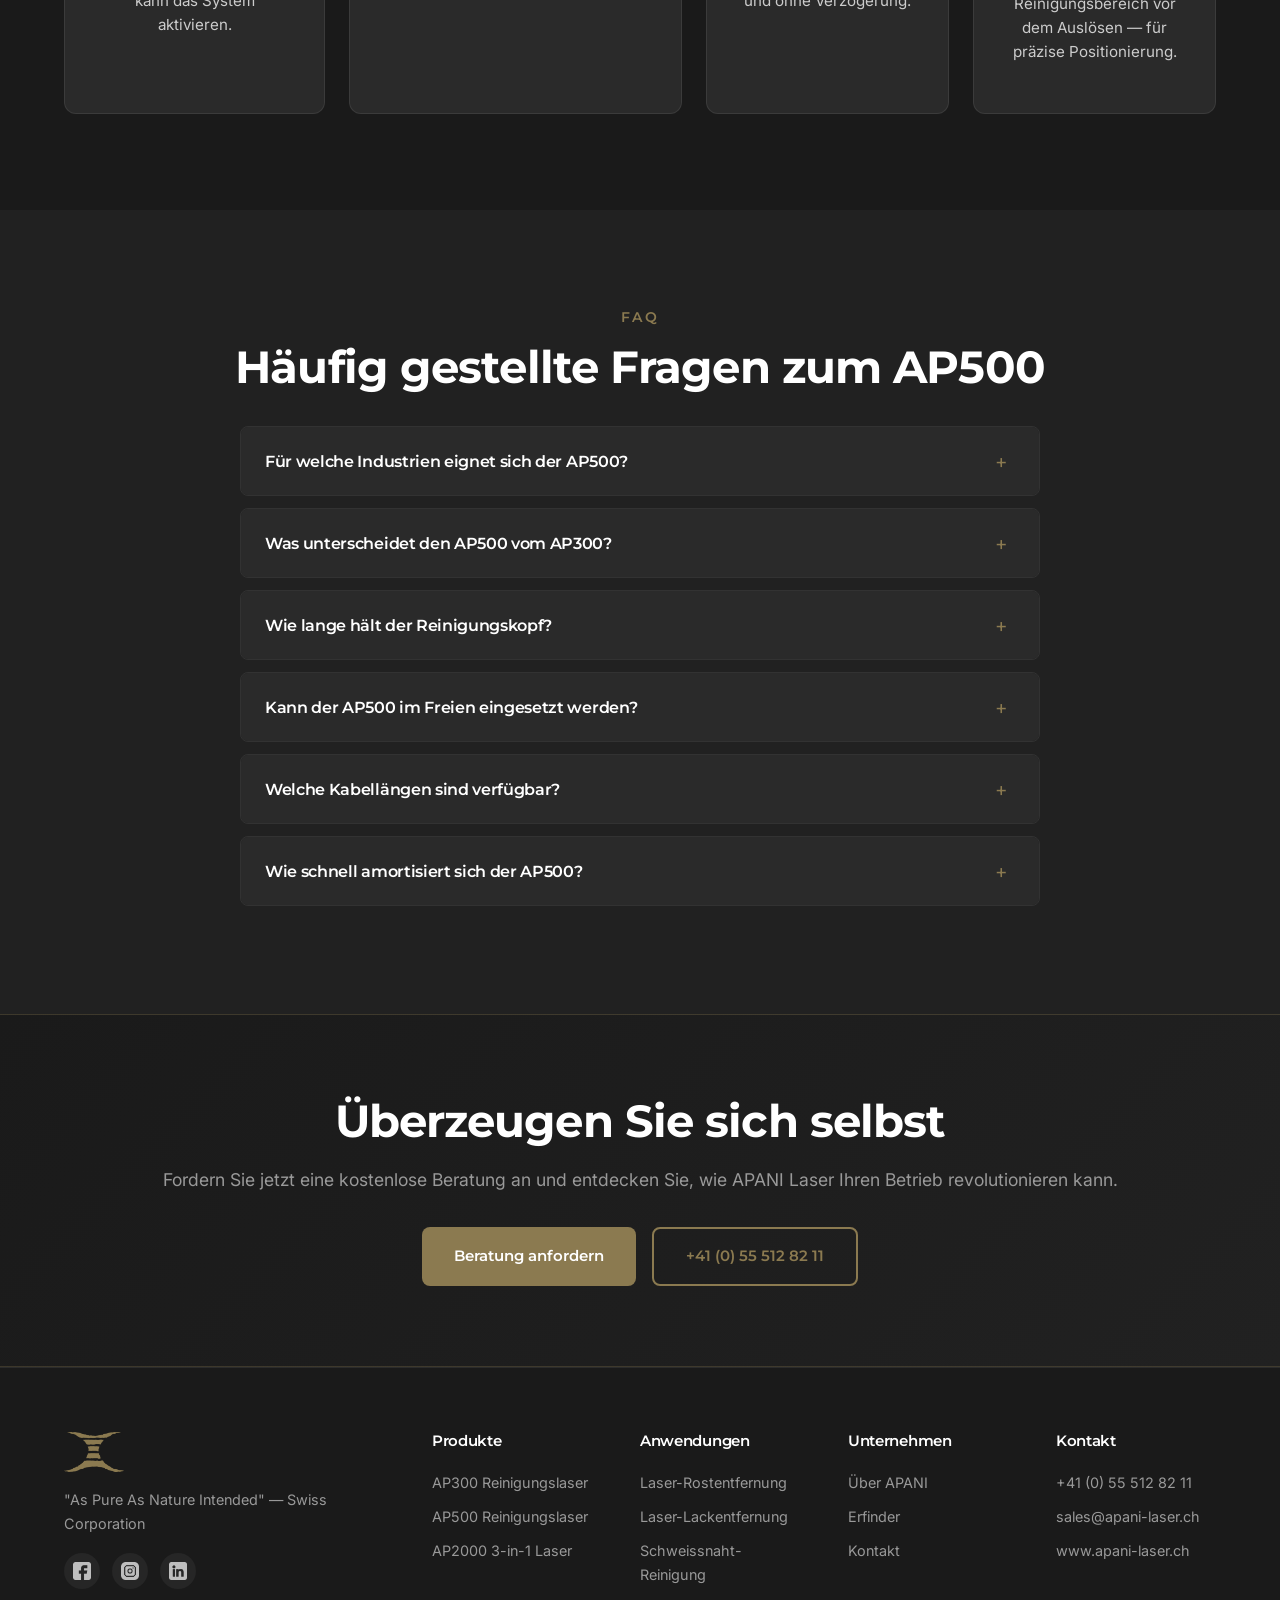
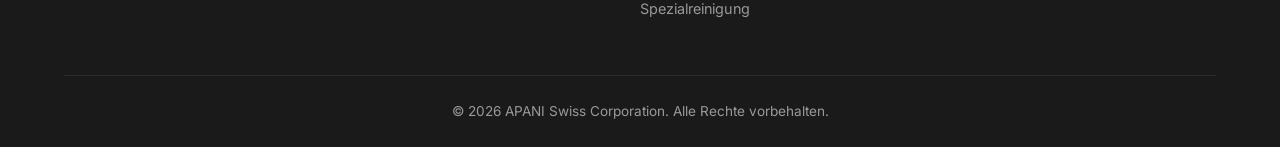
<file: ap500.html>
<!DOCTYPE html>
<html lang="de-CH">
<head>
  <meta charset="UTF-8">
  <meta name="viewport" content="width=device-width, initial-scale=1.0">
  <title>APANI AP500 — 500W Laser-Reinigungssystem | Industrielle Laserreinigung Schweiz</title>
  <meta name="description" content="APANI AP500: 500W Hochleistungs-Laser-Reinigungssystem für industrielle Anwendungen. 9 Reinigungsmodi, 30m/s Scangeschwindigkeit, ultraleichter Reinigungskopf. Jetzt anfragen!">
  <meta name="keywords" content="500W Laserreinigung, industrielle Laserreinigung, Laser Entrostung Industrie, Laserreinigung Grossflächen, AP500 Laser, Reinigungslaser 500W, Laser Reinigungssystem Schweiz, Oberflächenreinigung Laser">
  <meta name="author" content="APANI Swiss Corporation">
  <meta name="robots" content="index, follow">
  <link rel="canonical" href="https://www.apani-laser.ch/ap500.html">
  <link rel="alternate" hreflang="de-CH" href="https://www.apani-laser.ch/ap500.html">
  <meta property="og:title" content="APANI AP500 — 500W Laser-Reinigungssystem">
  <meta property="og:description" content="500W Hochleistungs-Laser-Reinigungssystem für industrielle Grossanwendungen. 9 Reinigungsmodi, 30m/s Scangeschwindigkeit, ultraleichter Kopf.">
  <meta property="og:type" content="product">
  <meta property="og:url" content="https://www.apani-laser.ch/ap500.html">
  <meta property="og:site_name" content="APANI Laser Technology">
  <meta property="og:locale" content="de_CH">
  <meta name="twitter:card" content="summary_large_image">
  <link rel="icon" type="image/png" href="images/favicon.png">
  <link rel="apple-touch-icon" href="images/webclip.png">
  <link rel="preconnect" href="https://fonts.googleapis.com">
  <link rel="preconnect" href="https://fonts.gstatic.com" crossorigin>
  <link href="https://fonts.googleapis.com/css2?family=Inter:wght@400;500;600;700&family=Montserrat:wght@600;700;800&display=swap" rel="stylesheet">
  <link rel="stylesheet" href="style.css">

  <!-- Google Analytics -->
  <script async src="https://www.googletagmanager.com/gtag/js?id=G-SNH6JK3H4Y"></script>
  <script>
    window.dataLayer = window.dataLayer || [];
    function gtag(){dataLayer.push(arguments);}
    gtag('js', new Date());
    gtag('config', 'G-SNH6JK3H4Y');
  </script>

  <!-- Structured Data: Product -->
  <script type="application/ld+json">
  {
    "@context": "https://schema.org",
    "@type": "Product",
    "name": "APANI AP500 Laser-Reinigungssystem",
    "description": "500W Hochleistungs-Laser-Reinigungssystem für industrielle Grossanwendungen. 9 Reinigungsmodi, 30m/s Scangeschwindigkeit, ultraleichter Reinigungskopf unter 1.5 kg.",
    "image": "https://www.apani-laser.ch/images/laser1-2---01.webp",
    "brand": {
      "@type": "Brand",
      "name": "APANI"
    },
    "manufacturer": {
      "@type": "Organization",
      "name": "APANI Swiss Corporation",
      "url": "https://www.apani-laser.ch"
    },
    "category": "Laser-Reinigungssysteme",
    "offers": {
      "@type": "Offer",
      "priceCurrency": "CHF",
      "availability": "https://schema.org/InStock",
      "url": "https://www.apani-laser.ch/ap500.html",
      "seller": {
        "@type": "Organization",
        "name": "APANI Swiss Corporation"
      }
    },
    "additionalProperty": [
      { "@type": "PropertyValue", "name": "Max. Laserleistung", "value": "500W" },
      { "@type": "PropertyValue", "name": "Wellenlänge", "value": "1064nm" },
      { "@type": "PropertyValue", "name": "Max. Scangeschwindigkeit", "value": "30 m/s" },
      { "@type": "PropertyValue", "name": "Reinigungskopf-Gewicht", "value": "< 1.5 kg" },
      { "@type": "PropertyValue", "name": "Reinigungsmodi", "value": "9" }
    ]
  }
  </script>

  <!-- Structured Data: BreadcrumbList -->
  <script type="application/ld+json">
  {
    "@context": "https://schema.org",
    "@type": "BreadcrumbList",
    "itemListElement": [
      {
        "@type": "ListItem",
        "position": 1,
        "name": "Home",
        "item": "https://www.apani-laser.ch/"
      },
      {
        "@type": "ListItem",
        "position": 2,
        "name": "Produkte",
        "item": "https://www.apani-laser.ch/#produkte"
      },
      {
        "@type": "ListItem",
        "position": 3,
        "name": "AP500",
        "item": "https://www.apani-laser.ch/ap500.html"
      }
    ]
  }
  </script>

  <!-- Structured Data: FAQPage -->
  <script type="application/ld+json">
  {
    "@context": "https://schema.org",
    "@type": "FAQPage",
    "mainEntity": [
      {
        "@type": "Question",
        "name": "Für welche Industrien eignet sich der AP500?",
        "acceptedAnswer": {
          "@type": "Answer",
          "text": "Der AP500 ist für industrielle Grossanwendungen konzipiert: Schiffbau, Automobilindustrie, Stahlbau, Energieerzeugung und Schwerindustrie. Überall dort, wo grosse Flächen effizient und schonend gereinigt werden müssen."
        }
      },
      {
        "@type": "Question",
        "name": "Was unterscheidet den AP500 vom AP300?",
        "acceptedAnswer": {
          "@type": "Answer",
          "text": "Der AP500 bietet mehr Leistung (500W vs. 300W), höhere Scangeschwindigkeit (30m/s), einen ultraleichten Reinigungskopf unter 1.5kg, versiegelte Optik für raue Umgebungen und 50 speicherbare Prozessdatensätze für reproduzierbare Ergebnisse."
        }
      },
      {
        "@type": "Question",
        "name": "Wie lange hält der Reinigungskopf?",
        "acceptedAnswer": {
          "@type": "Answer",
          "text": "Die Quarz-Optik des AP500 ist auf Langlebigkeit ausgelegt. Die versiegelte Bauweise mit Luftvorhang-Schutz verhindert Verschmutzung der Optik. Regelmässiger Austausch der günstigen Schutzlinsen verlängert die Lebensdauer zusätzlich."
        }
      },
      {
        "@type": "Question",
        "name": "Kann der AP500 im Freien eingesetzt werden?",
        "acceptedAnswer": {
          "@type": "Answer",
          "text": "Ja, der AP500 ist für den Ausseneinsatz geeignet. Die Betriebstemperatur reicht von -10°C bis +40°C. Das staubdichte Design schützt die Optik auch unter schwierigen Bedingungen."
        }
      },
      {
        "@type": "Question",
        "name": "Welche Kabellängen sind verfügbar?",
        "acceptedAnswer": {
          "@type": "Answer",
          "text": "Standard sind 10 Meter Kabellänge. Längere Kabel sind auf Anfrage erhältlich, um auch grosse Werkstücke oder schwer zugängliche Bereiche zu erreichen."
        }
      },
      {
        "@type": "Question",
        "name": "Wie schnell amortisiert sich der AP500?",
        "acceptedAnswer": {
          "@type": "Answer",
          "text": "Durch die höhere Leistung und Scangeschwindigkeit amortisiert sich der AP500 in industriellen Anwendungen typischerweise in 6-9 Monaten. Die Einsparungen bei Chemikalien, Strahlmitteln und Arbeitszeit sind erheblich."
        }
      }
    ]
  }
  </script>
</head>
<body>

  <!-- ========== HEADER ========== -->
  <header class="site-header" role="banner">
    <div class="container header-inner">
      <a href="index.html" class="logo" aria-label="APANI Laser — Startseite">
        <img src="images/APANI-LOGO.png" alt="APANI Laser Logo" width="160" height="40">
      </a>
      <nav class="nav-links" role="navigation" aria-label="Hauptnavigation">
        <a href="index.html">Home</a>
        <a href="ap300.html">AP300</a>
        <a href="ap500.html" class="active">AP500</a>
        <a href="ap2000.html">AP2000</a>
        <a href="kontakt.html" class="nav-cta">Beratung anfordern</a>
      </nav>
      <button class="hamburger" aria-label="Menü öffnen" aria-expanded="false">
        <span></span><span></span><span></span>
      </button>
    </div>
  </header>

  <main>
    <!-- ========== 1. PRODUCT HERO ========== -->
    <section class="product-hero">
      <div class="container">
        <!-- Breadcrumb -->
        <nav class="breadcrumb fade-up" aria-label="Breadcrumb">
          <a href="index.html">Home</a>
          <span class="breadcrumb-sep" aria-hidden="true">&rsaquo;</span>
          <a href="index.html#produkte">Produkte</a>
          <span class="breadcrumb-sep" aria-hidden="true">&rsaquo;</span>
          <span class="breadcrumb-current" aria-current="page">AP500</span>
        </nav>

        <div class="product-hero-inner">
          <div class="product-hero-content fade-up">
            <p class="product-hero-tagline">REINIGEN &bull; ENTROSTEN &bull; ENTSCHICHTEN</p>
            <h1 class="product-hero-title">AP500 Laser-Reinigungssystem</h1>
            <div class="product-hero-badges">
              <span class="spec-badge">500W</span>
              <span class="spec-badge">1064nm</span>
              <span class="spec-badge">30m/s Scan</span>
              <span class="spec-badge">&lt; 1.5kg Kopf</span>
            </div>
            <div class="btn-group">
              <a href="kontakt.html" class="btn btn-primary">Beratung anfordern</a>
              <a href="#specs" class="btn btn-outline">Technische Daten</a>
            </div>
          </div>
          <div class="product-hero-image fade-up">
            <div class="product-gallery" data-gallery>
              <div class="product-gallery-track">
                <div class="product-gallery-slide"><img src="images/ap500/4.webp" alt="APANI AP500 — Frontansicht mit APANI Logo und Laserkabel" loading="eager"></div>
                <div class="product-gallery-slide"><img src="images/ap500/1.webp" alt="APANI AP500 — Seitenansicht mit Tragegriff" loading="lazy"></div>
                <div class="product-gallery-slide"><img src="images/ap500/2.webp" alt="APANI AP500 — Rückansicht mit Maxcool Kühlsystem und Versorgungskabeln" loading="lazy"></div>
                <div class="product-gallery-slide"><img src="images/ap500/3.webp" alt="APANI AP500 — Detailansicht mit Touchscreen und Anschlüssen" loading="lazy"></div>
              </div>
              <button class="product-gallery-btn product-gallery-prev" type="button" aria-label="Vorheriges Bild">&lsaquo;</button>
              <button class="product-gallery-btn product-gallery-next" type="button" aria-label="Nächstes Bild">&rsaquo;</button>
              <div class="product-gallery-dots" role="tablist" aria-label="Bildauswahl"></div>
            </div>
          </div>
        </div>
      </div>
    </section>

    <!-- ========== 2. PRODUCT DESCRIPTION ========== -->
    <section class="section-light">
      <div class="container">
        <div class="text-center fade-up">
          <span class="section-label">Industrielle Leistung</span>
          <h2 class="section-title">500W Laserreinigung für anspruchsvollste Aufgaben</h2>
        </div>
        <div class="grid-2 fade-up" style="margin-top: 2rem; align-items: start;">
          <div>
            <p>Das APANI AP500 Laser-Reinigungssystem vereint industrielle Hochleistung mit überraschender Ergonomie. Mit 500 Watt gepulster Laserleistung bei einer Wellenlänge von 1064 nm bietet der AP500 die nötige Energie, um selbst hartnäckigste Verunreinigungen auf Grossflächen effizient und rückstandslos zu entfernen. Ob Rostschichten auf Schiffsrümpfen, Altlacke in der Automobilindustrie oder Oxidablagerungen im Stahlbau — der AP500 bewältigt jede industrielle Reinigungsaufgabe mit Präzision und Geschwindigkeit.</p>
            <p>Der ultraleichte Reinigungskopf mit einem Gewicht von unter 1.5 Kilogramm ist eine echte Innovation im Bereich der industriellen Laserreinigung. Wo herkömmliche Systeme den Bediener nach kurzer Zeit ermüden, ermöglicht der AP500 stundenlangen Dauereinsatz — ergonomisch, komfortabel und ohne Leistungsverlust. Die staubdichte, versiegelte Optik mit integriertem Luftvorhang-Schutz macht das System ideal für den Einsatz in rauen Industrieumgebungen, auf Werften und im Freien.</p>
          </div>
          <div>
            <p>Mit neun verschiedenen Reinigungsmodi — darunter Linear, Rechteck, Kreis, Sinus, Helix und Freiform — passt sich der AP500 exakt an jede Oberflächengeometrie an. Die integrierte Prozessdatenbank mit 50 speicherbaren Datensätzen gewährleistet reproduzierbare Ergebnisse und vereinfacht die Qualitätssicherung in der industriellen Serienfertigung. Jeder Reinigungsvorgang lässt sich nach Position und Grösse exakt definieren und jederzeit wiederholen.</p>
            <p>Die Scangeschwindigkeit von bis zu 30 m/s in Kombination mit der stufenlosen Leistungsregelung von 10% bis 100% bietet maximale Flexibilität. Das duale Touchscreen-System — ein 7-Zoll-Hauptdisplay plus ein 2.8-Zoll-Frontdisplay direkt am Reinigungskopf — stellt alle relevanten Parameter in Echtzeit dar. So behalten Ihre Mitarbeiter stets die volle Kontrolle über den Reinigungsprozess. Der AP500 ist die wirtschaftliche Lösung für Unternehmen, die grosse Flächen schnell, umweltfreundlich und ohne Chemikalien oder Strahlmittel reinigen müssen.</p>
          </div>
        </div>
      </div>
    </section>

    <!-- ========== 3. TECHNICAL SPECS ========== -->
    <section class="section-dark" id="specs">
      <div class="container">
        <div class="text-center fade-up">
          <span class="section-label">Spezifikationen</span>
          <h2 class="section-title">Technische Daten AP500</h2>
          <p class="section-subtitle" style="margin: 0 auto 2.5rem;">Alle technischen Details des AP500 Laser-Reinigungssystems auf einen Blick.</p>
        </div>
        <div class="fade-up" style="max-width: 800px; margin: 0 auto;">
          <table class="specs-table">
            <tbody>
              <tr>
                <th>Max. Laserleistung</th>
                <td>&le; 500W</td>
              </tr>
              <tr>
                <th>Lichttransmission</th>
                <td>&ge; 98%</td>
              </tr>
              <tr>
                <th>Leistungsregelung</th>
                <td>10% – 100% stufenlos</td>
              </tr>
              <tr>
                <th>Pulsfrequenz</th>
                <td>1 – 4000 kHz</td>
              </tr>
              <tr>
                <th>Pulsbreite</th>
                <td>Einstellbar (1–1000 ns)</td>
              </tr>
              <tr>
                <th>Brennweite</th>
                <td>Standard F210 (F160–F420 optional)</td>
              </tr>
              <tr>
                <th>Einfallender Spotdurchmesser</th>
                <td>&le; 10mm</td>
              </tr>
              <tr>
                <th>Max. Scanbreite</th>
                <td>0 – 145mm</td>
              </tr>
              <tr>
                <th>Scanfrequenz</th>
                <td>Max. &ge; 300 Hz</td>
              </tr>
              <tr>
                <th>Max. Scangeschwindigkeit</th>
                <td>ca. 30 m/s</td>
              </tr>
              <tr>
                <th>Reinigungskopf-Gewicht</th>
                <td>&lt; 1.5 kg</td>
              </tr>
              <tr>
                <th>Reinigungsmodi</th>
                <td>9 (Linear, Rechteck, Kreis, Sinus, Helix, Frei, Ring, Rotation)</td>
              </tr>
              <tr>
                <th>Display</th>
                <td>7-Zoll + 2.8-Zoll Front</td>
              </tr>
              <tr>
                <th>Kabellänge</th>
                <td>10 Meter Standard</td>
              </tr>
              <tr>
                <th>Optik-Material</th>
                <td>Quarz (Galvo-Linse, Spiegel, Feldlinse)</td>
              </tr>
              <tr>
                <th>Betriebstemperatur</th>
                <td>-10°C bis +40°C</td>
              </tr>
            </tbody>
          </table>
        </div>
      </div>
    </section>

    <!-- ========== 4. ADVANTAGES ========== -->
    <section class="section-light">
      <div class="container">
        <div class="text-center fade-up">
          <span class="section-label">Vorteile</span>
          <h2 class="section-title">Warum der AP500?</h2>
          <p class="section-subtitle" style="margin: 0 auto 2.5rem;">Überlegene Technologie für industrielle Reinigungsaufgaben — leistungsstark, ergonomisch, umweltfreundlich.</p>
        </div>
        <div class="grid-2 fade-up">
          <div>
            <div class="advantage-item">
              <div class="advantage-icon">
                <svg viewBox="0 0 24 24"><path d="M12 22s8-4 8-10V5l-8-3-8 3v7c0 6 8 10 8 10z"/></svg>
              </div>
              <div>
                <h4>Berührungslose Reinigung</h4>
                <p>Kein Kontakt mit der Oberfläche, keine mechanische Beschädigung. Das Grundmaterial bleibt vollständig intakt.</p>
              </div>
            </div>
            <div class="advantage-item">
              <div class="advantage-icon">
                <svg viewBox="0 0 24 24"><path d="M20.24 12.24a6 6 0 0 0-8.49-8.49L5 10.5V19h8.5z"/><line x1="16" y1="8" x2="2" y2="22"/><line x1="17.5" y1="15" x2="9" y2="15"/></svg>
              </div>
              <div>
                <h4>Leichtgewicht-Kopf</h4>
                <p>Unter 1.5 kg Gewicht — ideal für mehrstündigen Dauerbetrieb ohne Ermüdung des Bedieners.</p>
              </div>
            </div>
            <div class="advantage-item">
              <div class="advantage-icon">
                <svg viewBox="0 0 24 24"><rect x="3" y="11" width="18" height="11" rx="2" ry="2"/><path d="M7 11V7a5 5 0 0 1 10 0v4"/></svg>
              </div>
              <div>
                <h4>Staubdichtes Design</h4>
                <p>Versiegelte Optik mit integriertem Luftvorhang-Schutz — konzipiert für raue Industrieumgebungen.</p>
              </div>
            </div>
            <div class="advantage-item">
              <div class="advantage-icon">
                <svg viewBox="0 0 24 24"><path d="M14 2H6a2 2 0 0 0-2 2v16a2 2 0 0 0 2 2h12a2 2 0 0 0 2-2V8z"/><polyline points="14 2 14 8 20 8"/><line x1="16" y1="13" x2="8" y2="13"/><line x1="16" y1="17" x2="8" y2="17"/></svg>
              </div>
              <div>
                <h4>50 Prozessdatensätze</h4>
                <p>Integrierte Datenbank für reproduzierbare Reinigungsprozesse — Qualitätssicherung auf Knopfdruck.</p>
              </div>
            </div>
          </div>
          <div>
            <div class="advantage-item">
              <div class="advantage-icon">
                <svg viewBox="0 0 24 24"><circle cx="12" cy="12" r="3"/><path d="M19.4 15a1.65 1.65 0 0 0 .33 1.82l.06.06a2 2 0 1 1-2.83 2.83l-.06-.06a1.65 1.65 0 0 0-1.82-.33 1.65 1.65 0 0 0-1 1.51V21a2 2 0 1 1-4 0v-.09A1.65 1.65 0 0 0 9 19.4a1.65 1.65 0 0 0-1.82.33l-.06.06a2 2 0 1 1-2.83-2.83l.06-.06A1.65 1.65 0 0 0 4.68 15a1.65 1.65 0 0 0-1.51-1H3a2 2 0 1 1 0-4h.09A1.65 1.65 0 0 0 4.6 9a1.65 1.65 0 0 0-.33-1.82l-.06-.06a2 2 0 1 1 2.83-2.83l.06.06A1.65 1.65 0 0 0 9 4.68a1.65 1.65 0 0 0 1-1.51V3a2 2 0 1 1 4 0v.09a1.65 1.65 0 0 0 1 1.51 1.65 1.65 0 0 0 1.82-.33l.06-.06a2 2 0 1 1 2.83 2.83l-.06.06A1.65 1.65 0 0 0 19.4 9a1.65 1.65 0 0 0 1.51 1H21a2 2 0 1 1 0 4h-.09a1.65 1.65 0 0 0-1.51 1z"/></svg>
              </div>
              <div>
                <h4>9 Reinigungsmodi</h4>
                <p>Linear, Rechteck, Kreis, Sinus, Helix, Frei und mehr — für jede Oberflächengeometrie der passende Modus.</p>
              </div>
            </div>
            <div class="advantage-item">
              <div class="advantage-icon">
                <svg viewBox="0 0 24 24"><rect x="2" y="3" width="20" height="14" rx="2" ry="2"/><line x1="8" y1="21" x2="16" y2="21"/><line x1="12" y1="17" x2="12" y2="21"/></svg>
              </div>
              <div>
                <h4>Dual-Touchscreen</h4>
                <p>7-Zoll-Hauptdisplay plus 2.8-Zoll-Frontdisplay am Reinigungskopf für maximale Übersicht und Kontrolle.</p>
              </div>
            </div>
            <div class="advantage-item">
              <div class="advantage-icon">
                <svg viewBox="0 0 24 24"><path d="M12 22c5.523 0 10-4.477 10-10S17.523 2 12 2 2 6.477 2 12s4.477 10 10 10z"/><path d="M2 12h20"/><path d="M12 2a15.3 15.3 0 0 1 4 10 15.3 15.3 0 0 1-4 10 15.3 15.3 0 0 1-4-10 15.3 15.3 0 0 1 4-10z"/></svg>
              </div>
              <div>
                <h4>Umweltfreundlich</h4>
                <p>Keine Chemikalien, kein Wasser, keine Strahlmittel. Reinigung ohne Abfall und ohne Umweltbelastung.</p>
              </div>
            </div>
            <div class="advantage-item">
              <div class="advantage-icon">
                <svg viewBox="0 0 24 24"><circle cx="12" cy="12" r="10"/><path d="M22 12h-4"/><path d="M6 12H2"/><path d="M12 6V2"/><path d="M12 22v-4"/></svg>
              </div>
              <div>
                <h4>Präzisionsreinigung</h4>
                <p>Selektive Reinigung nach Position und Grösse — exakte Kontrolle über den gesamten Reinigungsprozess.</p>
              </div>
            </div>
          </div>
        </div>
      </div>
    </section>

    <!-- ========== 5. USE CASES ========== -->
    <section class="section-dark">
      <div class="container">
        <div class="text-center fade-up">
          <span class="section-label">Einsatzgebiete</span>
          <h2 class="section-title">Vielseitig einsetzbar</h2>
          <p class="section-subtitle" style="margin: 0 auto 2.5rem;">Der AP500 überzeugt überall dort, wo Grossflächen effizient und substanzschonend gereinigt werden müssen.</p>
        </div>
        <div class="grid-3 fade-up">
          <div class="card">
            <div class="card-icon">
              <svg viewBox="0 0 24 24"><circle cx="12" cy="12" r="3"/><path d="M19.4 15a1.65 1.65 0 0 0 .33 1.82l.06.06a2 2 0 1 1-2.83 2.83l-.06-.06a1.65 1.65 0 0 0-1.82-.33 1.65 1.65 0 0 0-1 1.51V21a2 2 0 1 1-4 0v-.09A1.65 1.65 0 0 0 9 19.4"/></svg>
            </div>
            <h3>Formenreinigung</h3>
            <p>Formen für Kunststoff-, Gummi- und Metallguss rückstandsfrei reinigen — ohne Demontage.</p>
          </div>
          <div class="card">
            <div class="card-icon">
              <svg viewBox="0 0 24 24"><path d="M14.7 6.3a1 1 0 0 0 0 1.4l1.6 1.6a1 1 0 0 0 1.4 0l3.77-3.77a6 6 0 0 1-7.94 7.94l-6.91 6.91a2.12 2.12 0 0 1-3-3l6.91-6.91a6 6 0 0 1 7.94-7.94l-3.76 3.76z"/></svg>
            </div>
            <h3>Rostentfernung</h3>
            <p>Hartnäckigen Rost von Stahl- und Eisenoberflächen entfernen — berührungslos und materialschonend.</p>
          </div>
          <div class="card">
            <div class="card-icon">
              <svg viewBox="0 0 24 24"><rect x="1" y="3" width="15" height="13" rx="2"/><path d="M16 8h4l3 3v5h-3M1 16h15M6 19.5a2.5 2.5 0 1 0 0-5 2.5 2.5 0 0 0 0 5zM20 19.5a2.5 2.5 0 1 0 0-5 2.5 2.5 0 0 0 0 5z"/></svg>
            </div>
            <h3>Automobilindustrie</h3>
            <p>Schweissnähte, Lackreste und Beschichtungen in der Fahrzeugfertigung und -reparatur reinigen.</p>
          </div>
          <div class="card">
            <div class="card-icon">
              <svg viewBox="0 0 24 24"><path d="M12 2L2 7l10 5 10-5-10-5z"/><path d="M2 17l10 5 10-5M2 12l10 5 10-5"/></svg>
            </div>
            <h3>Farb- &amp; Lackentfernung</h3>
            <p>Alte Anstriche und Beschichtungen schichtweise oder vollständig abtragen — substanzerhaltend.</p>
          </div>
          <div class="card">
            <div class="card-icon">
              <svg viewBox="0 0 24 24"><polygon points="13 2 3 14 12 14 11 22 21 10 12 10"/></svg>
            </div>
            <h3>Oxidschicht-Entfernung</h3>
            <p>Oxide und Anlauffarben von Metalloberflächen entfernen — perfekte Vorbereitung für Schweiss- und Beschichtungsprozesse.</p>
          </div>
          <div class="card">
            <div class="card-icon">
              <svg viewBox="0 0 24 24"><path d="M2 20h20M5 20V8l7-5 7 5v12"/><path d="M9 20v-5h6v5"/></svg>
            </div>
            <h3>Schiffbau &amp; Maritim</h3>
            <p>Rost und Antifouling-Beschichtungen auf Rümpfen und Decks entfernen — ohne Sandstrahlen, ohne Wasserkontamination.</p>
          </div>
          <div class="card">
            <div class="card-icon">
              <svg viewBox="0 0 24 24"><path d="M4 15s1-1 4-1 5 2 8 2 4-1 4-1V3s-1 1-4 1-5-2-8-2-4 1-4 1z"/><line x1="4" y1="22" x2="4" y2="15"/></svg>
            </div>
            <h3>Oberflächenvorbereitung</h3>
            <p>Oberflächen für Beschichtungen, Klebungen und Schweissarbeiten vorbereiten — mit kontrollierter Rauheit.</p>
          </div>
          <div class="card">
            <div class="card-icon">
              <svg viewBox="0 0 24 24"><path d="M3 21h18M3 7v1a3 3 0 0 0 6 0V7m0 0v1a3 3 0 0 0 6 0V7m0 0v1a3 3 0 0 0 6 0V7M3 7l1-4h16l1 4"/><path d="M5 21V10m14 11V10"/></svg>
            </div>
            <h3>Restaurierung &amp; Konservierung</h3>
            <p>Denkmäler, historische Metallteile und Kunstobjekte schonend von Patina und Verunreinigungen befreien.</p>
          </div>
          <div class="card">
            <div class="card-icon">
              <svg viewBox="0 0 24 24"><rect x="2" y="2" width="20" height="20" rx="2"/><path d="M7 2v20M17 2v20M2 12h20"/></svg>
            </div>
            <h3>Gummiform-Reinigung</h3>
            <p>Vulkanisationsrückstände und Trennmittel aus Gummiformen entfernen — schnell, gründlich, ohne Chemie.</p>
          </div>
        </div>
      </div>
    </section>

    <!-- ========== 6. DELIVERY & SERVICE ========== -->
    <section class="section-light">
      <div class="container">
        <div class="text-center fade-up">
          <span class="section-label">Lieferung &amp; Service</span>
          <h2 class="section-title">Alles inklusive — von der Lieferung bis zum Langzeit-Support</h2>
        </div>
        <div class="grid-2 fade-up" style="margin-top: 2.5rem;">
          <div>
            <h3 style="margin-bottom: 1.25rem;">Lieferumfang</h3>
            <ul class="delivery-list">
              <li>1x Reinigungskopf</li>
              <li>1x Steuerungsbox</li>
              <li>2x Schutzlinsen (43x2mm)</li>
              <li>1x Feldlinse F210 (Standard)</li>
              <li>1x 7-Zoll Touchscreen + 2.8-Zoll Front</li>
              <li>1x Prozessdatenbank (50 Sätze)</li>
            </ul>
          </div>
          <div>
            <h3 style="margin-bottom: 1.25rem;">Service &amp; Garantie</h3>
            <ul class="service-list">
              <li>2 Jahre kostenlose Garantie (exkl. Linsen &amp; Verschleiss)</li>
              <li>Reaktionszeit Kundendienst: innerhalb 8 Stunden</li>
              <li>Kostenlose technische Beratung &amp; Software-Updates</li>
              <li>Lebenslanger Wartungsservice (nur Materialkosten)</li>
            </ul>
          </div>
        </div>
      </div>
    </section>

    <!-- ========== 7. SAFETY BANNER ========== -->
    <section class="section-darker">
      <div class="container">
        <div class="text-center fade-up">
          <span class="section-label">Sicherheit</span>
          <h2 class="section-title">Maximale Sicherheit — serienmässig</h2>
          <p class="section-subtitle" style="margin: 0 auto 2.5rem;">Der AP500 erfüllt höchste Sicherheitsstandards mit mehreren integrierten Schutzsystemen.</p>
        </div>
        <div class="grid-4 fade-up">
          <div class="card" style="text-align: center;">
            <div class="card-icon" style="margin: 0 auto 1.25rem;">
              <svg viewBox="0 0 24 24"><path d="M21 2l-2 2m-7.61 7.61a5.5 5.5 0 1 1-7.778 7.778 5.5 5.5 0 0 1 7.777-7.777zm0 0L15.5 7.5m0 0l3 3L22 7l-3-3m-3.5 3.5L19 4"/></svg>
            </div>
            <h4>Schlüsselschalter</h4>
            <p>Zugangsschutz durch physischen Schlüssel — nur autorisiertes Personal kann das System aktivieren.</p>
          </div>
          <div class="card" style="text-align: center;">
            <div class="card-icon" style="margin: 0 auto 1.25rem;">
              <svg viewBox="0 0 24 24"><rect x="3" y="11" width="18" height="11" rx="2" ry="2"/><path d="M7 11V7a5 5 0 0 1 10 0v4"/></svg>
            </div>
            <h4>Sicherheitsverriegelung</h4>
            <p>Automatische Abschaltung bei Manipulation oder fehlerhafter Bedienung.</p>
          </div>
          <div class="card" style="text-align: center;">
            <div class="card-icon" style="margin: 0 auto 1.25rem;">
              <svg viewBox="0 0 24 24"><circle cx="12" cy="12" r="10"/><line x1="4.93" y1="4.93" x2="19.07" y2="19.07"/></svg>
            </div>
            <h4>Not-Aus</h4>
            <p>Sofortige Systemabschaltung per Knopfdruck — jederzeit und ohne Verzögerung.</p>
          </div>
          <div class="card" style="text-align: center;">
            <div class="card-icon" style="margin: 0 auto 1.25rem;">
              <svg viewBox="0 0 24 24"><circle cx="12" cy="12" r="5"/><path d="M12 1v2M12 21v2M4.22 4.22l1.42 1.42M18.36 18.36l1.42 1.42M1 12h2M21 12h2M4.22 19.78l1.42-1.42M18.36 5.64l1.42-1.42"/></svg>
            </div>
            <h4>Rotlicht-Vorschau</h4>
            <p>Sichtbarer Pilotlaser zeigt den Reinigungsbereich vor dem Auslösen — für präzise Positionierung.</p>
          </div>
        </div>
      </div>
    </section>

    <!-- ========== 8. FAQ ========== -->
    <section class="section-dark">
      <div class="container">
        <div class="text-center fade-up">
          <span class="section-label">FAQ</span>
          <h2 class="section-title">Häufig gestellte Fragen zum AP500</h2>
        </div>
        <div class="fade-up" style="max-width: 800px; margin: 2rem auto 0;">
          <div class="faq-item">
            <div class="faq-question">
              <h4>Für welche Industrien eignet sich der AP500?</h4>
              <span class="faq-toggle" aria-hidden="true">+</span>
            </div>
            <div class="faq-answer">
              <div class="faq-answer-inner">
                <p>Der AP500 ist für industrielle Grossanwendungen konzipiert: Schiffbau, Automobilindustrie, Stahlbau, Energieerzeugung und Schwerindustrie. Überall dort, wo grosse Flächen effizient und schonend gereinigt werden müssen.</p>
              </div>
            </div>
          </div>

          <div class="faq-item">
            <div class="faq-question">
              <h4>Was unterscheidet den AP500 vom AP300?</h4>
              <span class="faq-toggle" aria-hidden="true">+</span>
            </div>
            <div class="faq-answer">
              <div class="faq-answer-inner">
                <p>Der AP500 bietet mehr Leistung (500W vs. 300W), höhere Scangeschwindigkeit (30m/s), einen ultraleichten Reinigungskopf unter 1.5kg, versiegelte Optik für raue Umgebungen und 50 speicherbare Prozessdatensätze für reproduzierbare Ergebnisse.</p>
              </div>
            </div>
          </div>

          <div class="faq-item">
            <div class="faq-question">
              <h4>Wie lange hält der Reinigungskopf?</h4>
              <span class="faq-toggle" aria-hidden="true">+</span>
            </div>
            <div class="faq-answer">
              <div class="faq-answer-inner">
                <p>Die Quarz-Optik des AP500 ist auf Langlebigkeit ausgelegt. Die versiegelte Bauweise mit Luftvorhang-Schutz verhindert Verschmutzung der Optik. Regelmässiger Austausch der günstigen Schutzlinsen verlängert die Lebensdauer zusätzlich.</p>
              </div>
            </div>
          </div>

          <div class="faq-item">
            <div class="faq-question">
              <h4>Kann der AP500 im Freien eingesetzt werden?</h4>
              <span class="faq-toggle" aria-hidden="true">+</span>
            </div>
            <div class="faq-answer">
              <div class="faq-answer-inner">
                <p>Ja, der AP500 ist für den Ausseneinsatz geeignet. Die Betriebstemperatur reicht von -10°C bis +40°C. Das staubdichte Design schützt die Optik auch unter schwierigen Bedingungen.</p>
              </div>
            </div>
          </div>

          <div class="faq-item">
            <div class="faq-question">
              <h4>Welche Kabellängen sind verfügbar?</h4>
              <span class="faq-toggle" aria-hidden="true">+</span>
            </div>
            <div class="faq-answer">
              <div class="faq-answer-inner">
                <p>Standard sind 10 Meter Kabellänge. Längere Kabel sind auf Anfrage erhältlich, um auch grosse Werkstücke oder schwer zugängliche Bereiche zu erreichen.</p>
              </div>
            </div>
          </div>

          <div class="faq-item">
            <div class="faq-question">
              <h4>Wie schnell amortisiert sich der AP500?</h4>
              <span class="faq-toggle" aria-hidden="true">+</span>
            </div>
            <div class="faq-answer">
              <div class="faq-answer-inner">
                <p>Durch die höhere Leistung und Scangeschwindigkeit amortisiert sich der AP500 in industriellen Anwendungen typischerweise in 6-9 Monaten. Die Einsparungen bei Chemikalien, Strahlmitteln und Arbeitszeit sind erheblich.</p>
              </div>
            </div>
          </div>
        </div>
      </div>
    </section>

    <!-- ========== 9. CTA BANNER ========== -->
    <section class="cta-banner">
      <div class="container fade-up">
        <h2>Überzeugen Sie sich selbst</h2>
        <p>Fordern Sie jetzt eine kostenlose Beratung an und entdecken Sie, wie APANI Laser Ihren Betrieb revolutionieren kann.</p>
        <div class="btn-group">
          <a href="kontakt.html" class="btn btn-primary">Beratung anfordern</a>
          <a href="tel:+41555128211" class="btn btn-outline">+41 (0) 55 512 82 11</a>
        </div>
      </div>
    </section>
  </main>

  <!-- ========== FOOTER ========== -->
  <footer class="site-footer" role="contentinfo">
    <div class="container">
      <div class="footer-grid">
        <div class="footer-brand">
          <a href="index.html" class="logo">
            <img src="images/APANI-LOGO.png" alt="APANI Logo" width="140" height="35">
          </a>
          <p>"As Pure As Nature Intended" — Swiss Corporation</p>
          <div class="footer-social">
            <a href="https://www.facebook.com/AsPureAsNatureIntended/" target="_blank" rel="noopener" aria-label="APANI auf Facebook"><img src="images/Apani-FB.png" alt="Facebook"></a>
            <a href="https://www.instagram.com/apanilaser/" target="_blank" rel="noopener" aria-label="APANI auf Instagram"><img src="images/Apani-Instagram.png" alt="Instagram"></a>
            <a href="https://www.linkedin.com/company/apani" target="_blank" rel="noopener" aria-label="APANI auf LinkedIn"><img src="images/Apani-Linkedin.png" alt="LinkedIn"></a>
          </div>
        </div>
        <div class="footer-col">
          <h4>Produkte</h4>
          <a href="ap300.html">AP300 Reinigungslaser</a>
          <a href="ap500.html">AP500 Reinigungslaser</a>
          <a href="ap2000.html">AP2000 3-in-1 Laser</a>
        </div>
        <div class="footer-col">
          <h4>Anwendungen</h4>
          <a href="laser-rostentfernung.html">Laser-Rostentfernung</a>
          <a href="laser-lackentfernung.html">Laser-Lackentfernung</a>
          <a href="schweissnaht-reinigung-laser.html">Schweissnaht-Reinigung</a>
          <a href="spezialreinigung-laser.html">Spezialreinigung</a>
        </div>
        <div class="footer-col">
          <h4>Unternehmen</h4>
          <a href="index.html#ueber">Über APANI</a>
          <a href="erfinder.html">Erfinder</a>
          <a href="kontakt.html">Kontakt</a>
        </div>
        <div class="footer-col">
          <h4>Kontakt</h4>
          <a href="tel:+41555128211">+41 (0) 55 512 82 11</a>
          <a href="mailto:sales@apani-laser.ch">sales@apani-laser.ch</a>
          <a href="https://www.apani-laser.ch">www.apani-laser.ch</a>
        </div>
      </div>
      <div class="footer-bottom">
        &copy; 2026 APANI Swiss Corporation. Alle Rechte vorbehalten.
      </div>
    </div>
  </footer>

  <button class="back-to-top" aria-label="Nach oben scrollen">
    <svg viewBox="0 0 24 24" fill="none" stroke="currentColor" stroke-width="2"><polyline points="18 15 12 9 6 15"/></svg>
  </button>

  <script src="main.js"></script>
</body>
</html>
</file>
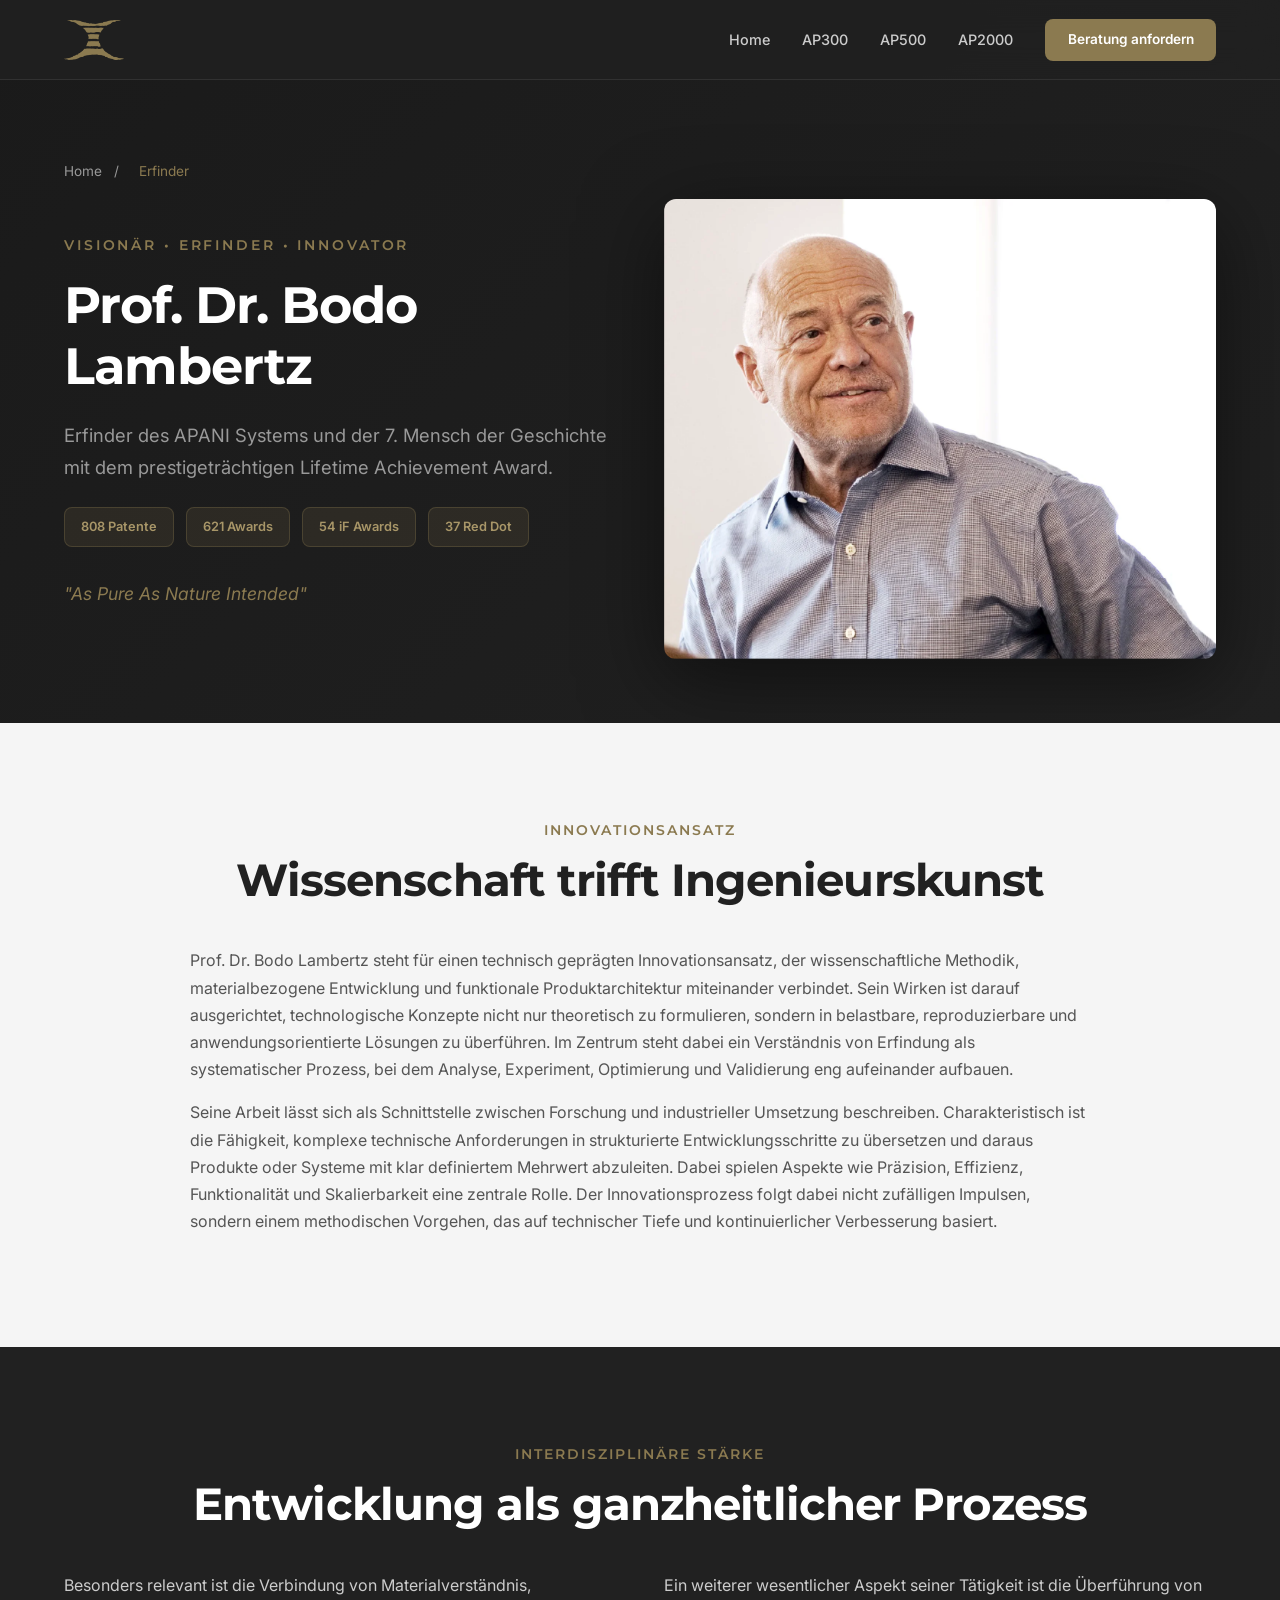
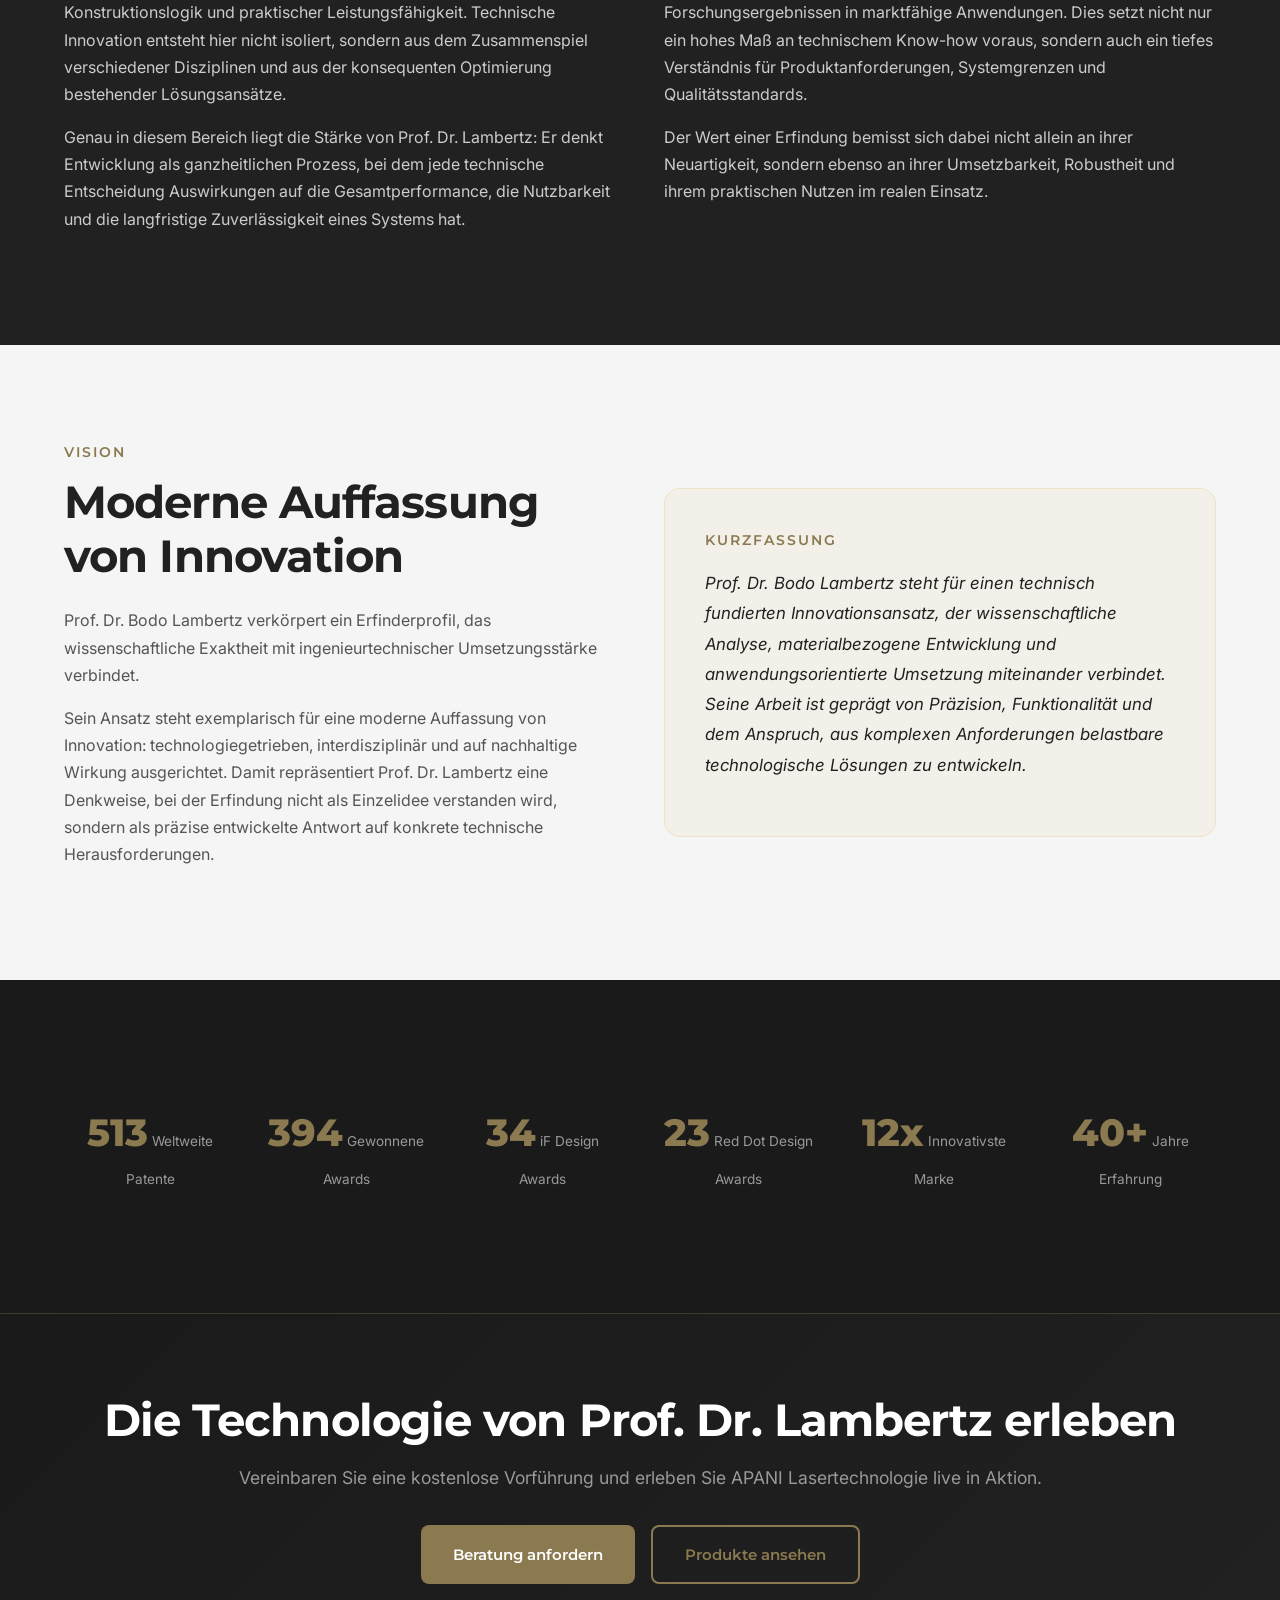
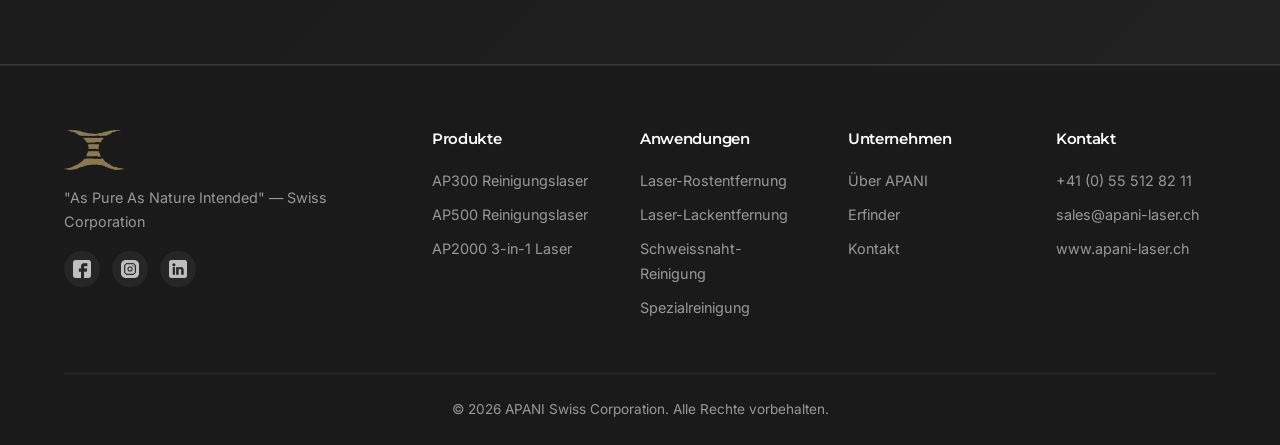
<file: erfinder.html>
<!DOCTYPE html>
<html lang="de-CH">
<head>
  <meta charset="UTF-8">
  <meta name="viewport" content="width=device-width, initial-scale=1.0">
  <title>Prof. Dr. Bodo Lambertz — Erfinder der APANI Lasertechnologie</title>
  <meta name="description" content="Prof. Dr. Bodo Lambertz: Erfinder des APANI Systems, 808 Patente, 621 Awards, Lifetime Achievement Award. Wissenschaftliche Exaktheit trifft ingenieurtechnische Umsetzungsstärke.">
  <meta name="keywords" content="Prof Dr Bodo Lambertz, APANI Erfinder, Laser Innovation Schweiz, Lifetime Achievement Award, Patente Lasertechnologie">
  <meta name="author" content="APANI Swiss Corporation">
  <meta name="robots" content="index, follow">
  <link rel="canonical" href="https://www.apani-laser.ch/erfinder.html">
  <meta property="og:title" content="Prof. Dr. Bodo Lambertz — Erfinder der APANI Lasertechnologie">
  <meta property="og:description" content="808 Patente, 621 Awards, Lifetime Achievement Award. Wissenschaftliche Exaktheit trifft ingenieurtechnische Umsetzungsstärke.">
  <meta property="og:type" content="profile">
  <meta property="og:url" content="https://www.apani-laser.ch/erfinder.html">
  <meta property="og:site_name" content="APANI Laser Technology">
  <meta property="og:locale" content="de_CH">
  <meta name="twitter:card" content="summary_large_image">
  <link rel="icon" type="image/png" href="images/favicon.png">
  <link rel="apple-touch-icon" href="images/webclip.png">
  <link rel="preconnect" href="https://fonts.googleapis.com">
  <link rel="preconnect" href="https://fonts.gstatic.com" crossorigin>
  <link href="https://fonts.googleapis.com/css2?family=Inter:wght@400;500;600;700&family=Montserrat:wght@600;700;800&display=swap" rel="stylesheet">
  <link rel="stylesheet" href="style.css">

  <!-- Google Analytics -->
  <script async src="https://www.googletagmanager.com/gtag/js?id=G-SNH6JK3H4Y"></script>
  <script>
    window.dataLayer = window.dataLayer || [];
    function gtag(){dataLayer.push(arguments);}
    gtag('js', new Date());
    gtag('config', 'G-SNH6JK3H4Y');
  </script>

  <!-- Structured Data -->
  <script type="application/ld+json">
  {
    "@context": "https://schema.org",
    "@type": "Person",
    "name": "Prof. Dr. Bodo Lambertz",
    "jobTitle": "Erfinder & Gründer",
    "affiliation": {
      "@type": "Organization",
      "name": "APANI Swiss Corporation",
      "url": "https://www.apani-laser.ch"
    },
    "description": "Erfinder des APANI Lasertechnologie-Systems. 808 weltweite Patente, 621 gewonnene Awards, Lifetime Achievement Award.",
    "url": "https://www.apani-laser.ch/erfinder.html"
  }
  </script>
</head>
<body>

  <!-- ========== HEADER ========== -->
  <header class="site-header" role="banner">
    <div class="container header-inner">
      <a href="index.html" class="logo" aria-label="APANI Laser — Startseite">
        <img src="images/APANI-LOGO.png" alt="APANI Laser Logo" width="160" height="40">
      </a>
      <nav class="nav-links" role="navigation" aria-label="Hauptnavigation">
        <a href="index.html">Home</a>
        <a href="ap300.html">AP300</a>
        <a href="ap500.html">AP500</a>
        <a href="ap2000.html">AP2000</a>
        <a href="kontakt.html" class="nav-cta">Beratung anfordern</a>
      </nav>
      <button class="hamburger" aria-label="Menü öffnen" aria-expanded="false">
        <span></span><span></span><span></span>
      </button>
    </div>
  </header>

  <main>
    <!-- ========== HERO ========== -->
    <section class="product-hero">
      <div class="container">
        <nav class="breadcrumb" aria-label="Breadcrumb">
          <a href="index.html">Home</a>
          <span>/</span>
          <span class="current">Erfinder</span>
        </nav>

        <div class="product-hero-inner" style="align-items: center;">
          <div class="product-hero-content fade-up">
            <div class="product-hero-tagline">VISIONÄR &bull; ERFINDER &bull; INNOVATOR</div>
            <h1 class="product-hero-title">Prof. Dr. Bodo Lambertz</h1>
            <p style="font-size: 1.15rem; line-height: 1.7; color: var(--text-muted); margin-bottom: 1.5rem;">Erfinder des APANI Systems und der 7. Mensch der Geschichte mit dem prestigeträchtigen Lifetime Achievement Award.</p>
            <div class="product-hero-badges">
              <span class="spec-badge">808 Patente</span>
              <span class="spec-badge">621 Awards</span>
              <span class="spec-badge">54 iF Awards</span>
              <span class="spec-badge">37 Red Dot</span>
            </div>
            <p style="color: var(--gold); font-style: italic; margin-top: 2rem; font-size: 1.1rem;">"As Pure As Nature Intended"</p>
          </div>
          <div class="product-hero-image fade-up">
            <img src="images/Professor-Dr-Lambertz-2.webp" alt="Prof. Dr. Bodo Lambertz — Erfinder der APANI Lasertechnologie" loading="eager" style="border-radius: var(--radius);">
          </div>
        </div>
      </div>
    </section>

    <!-- ========== INNOVATIONSANSATZ ========== -->
    <section class="section-light">
      <div class="container">
        <div class="text-center fade-up" style="max-width: 900px; margin: 0 auto 2.5rem;">
          <span class="section-label">Innovationsansatz</span>
          <h2 class="section-title">Wissenschaft trifft Ingenieurskunst</h2>
        </div>
        <div class="fade-up" style="max-width: 900px; margin: 0 auto;">
          <p>Prof. Dr. Bodo Lambertz steht für einen technisch geprägten Innovationsansatz, der wissenschaftliche Methodik, materialbezogene Entwicklung und funktionale Produktarchitektur miteinander verbindet. Sein Wirken ist darauf ausgerichtet, technologische Konzepte nicht nur theoretisch zu formulieren, sondern in belastbare, reproduzierbare und anwendungsorientierte Lösungen zu überführen. Im Zentrum steht dabei ein Verständnis von Erfindung als systematischer Prozess, bei dem Analyse, Experiment, Optimierung und Validierung eng aufeinander aufbauen.</p>
          <p>Seine Arbeit lässt sich als Schnittstelle zwischen Forschung und industrieller Umsetzung beschreiben. Charakteristisch ist die Fähigkeit, komplexe technische Anforderungen in strukturierte Entwicklungsschritte zu übersetzen und daraus Produkte oder Systeme mit klar definiertem Mehrwert abzuleiten. Dabei spielen Aspekte wie Präzision, Effizienz, Funktionalität und Skalierbarkeit eine zentrale Rolle. Der Innovationsprozess folgt dabei nicht zufälligen Impulsen, sondern einem methodischen Vorgehen, das auf technischer Tiefe und kontinuierlicher Verbesserung basiert.</p>
        </div>
      </div>
    </section>

    <!-- ========== INTERDISZIPLINÄRER ANSATZ ========== -->
    <section class="section-dark">
      <div class="container">
        <div class="text-center fade-up" style="max-width: 900px; margin: 0 auto;">
          <span class="section-label">Interdisziplinäre Stärke</span>
          <h2 class="section-title">Entwicklung als ganzheitlicher Prozess</h2>
        </div>
        <div class="grid-2 fade-up" style="align-items: start; gap: 3rem; margin-top: 2.5rem;">
          <div>
            <p>Besonders relevant ist die Verbindung von Materialverständnis, Konstruktionslogik und praktischer Leistungsfähigkeit. Technische Innovation entsteht hier nicht isoliert, sondern aus dem Zusammenspiel verschiedener Disziplinen und aus der konsequenten Optimierung bestehender Lösungsansätze.</p>
            <p>Genau in diesem Bereich liegt die Stärke von Prof. Dr. Lambertz: Er denkt Entwicklung als ganzheitlichen Prozess, bei dem jede technische Entscheidung Auswirkungen auf die Gesamtperformance, die Nutzbarkeit und die langfristige Zuverlässigkeit eines Systems hat.</p>
          </div>
          <div>
            <p>Ein weiterer wesentlicher Aspekt seiner Tätigkeit ist die Überführung von Forschungsergebnissen in marktfähige Anwendungen. Dies setzt nicht nur ein hohes Maß an technischem Know-how voraus, sondern auch ein tiefes Verständnis für Produktanforderungen, Systemgrenzen und Qualitätsstandards.</p>
            <p>Der Wert einer Erfindung bemisst sich dabei nicht allein an ihrer Neuartigkeit, sondern ebenso an ihrer Umsetzbarkeit, Robustheit und ihrem praktischen Nutzen im realen Einsatz.</p>
          </div>
        </div>
      </div>
    </section>

    <!-- ========== VISION ========== -->
    <section class="section-light">
      <div class="container">
        <div class="grid-2 fade-up" style="align-items: center; gap: 3rem;">
          <div>
            <span class="section-label">Vision</span>
            <h2 class="section-title">Moderne Auffassung von Innovation</h2>
            <p>Prof. Dr. Bodo Lambertz verkörpert ein Erfinderprofil, das wissenschaftliche Exaktheit mit ingenieurtechnischer Umsetzungsstärke verbindet.</p>
            <p>Sein Ansatz steht exemplarisch für eine moderne Auffassung von Innovation: technologiegetrieben, interdisziplinär und auf nachhaltige Wirkung ausgerichtet. Damit repräsentiert Prof. Dr. Lambertz eine Denkweise, bei der Erfindung nicht als Einzelidee verstanden wird, sondern als präzise entwickelte Antwort auf konkrete technische Herausforderungen.</p>
          </div>
          <div style="background: rgba(212,175,55,0.06); border: 1px solid rgba(212,175,55,0.2); border-radius: 16px; padding: 2.5rem;">
            <span class="section-label">Kurzfassung</span>
            <p style="font-size: 1.05rem; line-height: 1.8; font-style: italic; color: var(--text-body); margin-top: 1rem;">Prof. Dr. Bodo Lambertz steht für einen technisch fundierten Innovationsansatz, der wissenschaftliche Analyse, materialbezogene Entwicklung und anwendungsorientierte Umsetzung miteinander verbindet. Seine Arbeit ist geprägt von Präzision, Funktionalität und dem Anspruch, aus komplexen Anforderungen belastbare technologische Lösungen zu entwickeln.</p>
          </div>
        </div>
      </div>
    </section>

    <!-- ========== STATS ========== -->
    <section class="section-darker">
      <div class="container">
        <div class="stats-grid fade-up">
          <div class="stat-item">
            <span class="stat-number" data-count="808">0</span>
            <span class="stat-label">Weltweite Patente</span>
          </div>
          <div class="stat-item">
            <span class="stat-number" data-count="621">0</span>
            <span class="stat-label">Gewonnene Awards</span>
          </div>
          <div class="stat-item">
            <span class="stat-number" data-count="54">0</span>
            <span class="stat-label">iF Design Awards</span>
          </div>
          <div class="stat-item">
            <span class="stat-number" data-count="37">0</span>
            <span class="stat-label">Red Dot Design Awards</span>
          </div>
          <div class="stat-item">
            <span class="stat-number">12x</span>
            <span class="stat-label">Innovativste Marke</span>
          </div>
          <div class="stat-item">
            <span class="stat-number">40+</span>
            <span class="stat-label">Jahre Erfahrung</span>
          </div>
        </div>
      </div>
    </section>

    <!-- ========== CTA BANNER ========== -->
    <section class="cta-banner">
      <div class="container fade-up">
        <h2>Die Technologie von Prof. Dr. Lambertz erleben</h2>
        <p>Vereinbaren Sie eine kostenlose Vorführung und erleben Sie APANI Lasertechnologie live in Aktion.</p>
        <div class="btn-group">
          <a href="kontakt.html" class="btn btn-primary">Beratung anfordern</a>
          <a href="index.html#produkte" class="btn btn-outline">Produkte ansehen</a>
        </div>
      </div>
    </section>
  </main>

  <!-- ========== FOOTER ========== -->
  <footer class="site-footer" role="contentinfo">
    <div class="container">
      <div class="footer-grid">
        <div class="footer-brand">
          <a href="index.html" class="logo">
            <img src="images/APANI-LOGO.png" alt="APANI Logo" width="140" height="35">
          </a>
          <p>"As Pure As Nature Intended" — Swiss Corporation</p>
          <div class="footer-social">
            <a href="https://www.facebook.com/AsPureAsNatureIntended/" target="_blank" rel="noopener" aria-label="APANI auf Facebook"><img src="images/Apani-FB.png" alt="Facebook"></a>
            <a href="https://www.instagram.com/apanilaser/" target="_blank" rel="noopener" aria-label="APANI auf Instagram"><img src="images/Apani-Instagram.png" alt="Instagram"></a>
            <a href="https://www.linkedin.com/company/apani" target="_blank" rel="noopener" aria-label="APANI auf LinkedIn"><img src="images/Apani-Linkedin.png" alt="LinkedIn"></a>
          </div>
        </div>
        <div class="footer-col">
          <h4>Produkte</h4>
          <a href="ap300.html">AP300 Reinigungslaser</a>
          <a href="ap500.html">AP500 Reinigungslaser</a>
          <a href="ap2000.html">AP2000 3-in-1 Laser</a>
        </div>
        <div class="footer-col">
          <h4>Anwendungen</h4>
          <a href="laser-rostentfernung.html">Laser-Rostentfernung</a>
          <a href="laser-lackentfernung.html">Laser-Lackentfernung</a>
          <a href="schweissnaht-reinigung-laser.html">Schweissnaht-Reinigung</a>
          <a href="spezialreinigung-laser.html">Spezialreinigung</a>
        </div>
        <div class="footer-col">
          <h4>Unternehmen</h4>
          <a href="index.html#ueber">Über APANI</a>
          <a href="erfinder.html">Erfinder</a>
          <a href="kontakt.html">Kontakt</a>
        </div>
        <div class="footer-col">
          <h4>Kontakt</h4>
          <a href="tel:+41555128211">+41 (0) 55 512 82 11</a>
          <a href="mailto:sales@apani-laser.ch">sales@apani-laser.ch</a>
          <a href="https://www.apani-laser.ch">www.apani-laser.ch</a>
        </div>
      </div>
      <div class="footer-bottom">
        &copy; 2026 APANI Swiss Corporation. Alle Rechte vorbehalten.
      </div>
    </div>
  </footer>

  <button class="back-to-top" aria-label="Nach oben scrollen">
    <svg viewBox="0 0 24 24" fill="none" stroke="currentColor" stroke-width="2"><polyline points="18 15 12 9 6 15"/></svg>
  </button>

  <script src="main.js"></script>
</body>
</html>
</file>
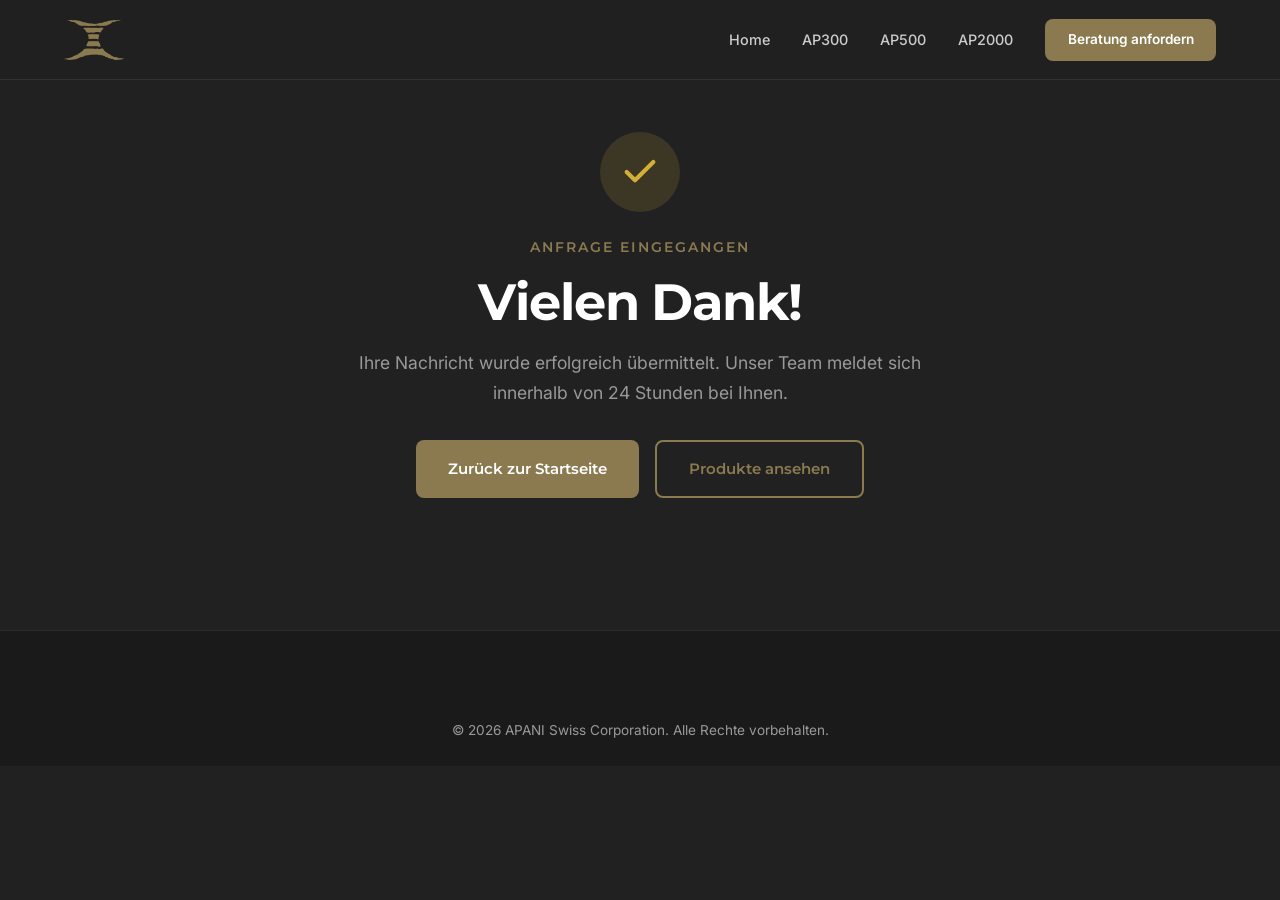
<file: kontakt-success.html>
<!DOCTYPE html>
<html lang="de-CH">
<head>
  <meta charset="UTF-8">
  <meta name="viewport" content="width=device-width, initial-scale=1.0">
  <title>Vielen Dank — APANI Laser Technology</title>
  <meta name="description" content="Vielen Dank für Ihre Anfrage. Wir melden uns innerhalb von 24 Stunden bei Ihnen.">
  <meta name="robots" content="noindex, nofollow">
  <link rel="icon" type="image/png" href="images/favicon.png">
  <link rel="apple-touch-icon" href="images/webclip.png">
  <link rel="preconnect" href="https://fonts.googleapis.com">
  <link rel="preconnect" href="https://fonts.gstatic.com" crossorigin>
  <link href="https://fonts.googleapis.com/css2?family=Inter:wght@400;500;600;700&family=Montserrat:wght@600;700;800&display=swap" rel="stylesheet">
  <link rel="stylesheet" href="style.css">
</head>
<body>
  <header class="site-header" role="banner">
    <div class="container header-inner">
      <a href="index.html" class="logo" aria-label="APANI Laser — Startseite">
        <img src="images/APANI-LOGO.png" alt="APANI Laser Logo" width="160" height="40">
      </a>
      <nav class="nav-links" role="navigation" aria-label="Hauptnavigation">
        <a href="index.html">Home</a>
        <a href="ap300.html">AP300</a>
        <a href="ap500.html">AP500</a>
        <a href="ap2000.html">AP2000</a>
        <a href="kontakt.html" class="nav-cta">Beratung anfordern</a>
      </nav>
    </div>
  </header>

  <main>
    <section class="section-dark" style="min-height: 70vh; display: flex; align-items: center;">
      <div class="container">
        <div class="text-center fade-up" style="max-width: 640px; margin: 0 auto;">
          <div style="width: 80px; height: 80px; margin: 0 auto 1.5rem; border-radius: 50%; background: rgba(212,175,55,0.15); display: flex; align-items: center; justify-content: center;">
            <svg width="40" height="40" viewBox="0 0 24 24" fill="none" stroke="#d4af37" stroke-width="2.5" stroke-linecap="round" stroke-linejoin="round"><polyline points="20 6 9 17 4 12"/></svg>
          </div>
          <span class="section-label">Anfrage eingegangen</span>
          <h1 class="product-hero-title" style="margin-bottom: 1rem;">Vielen Dank!</h1>
          <p class="section-subtitle" style="margin-bottom: 2rem;">Ihre Nachricht wurde erfolgreich übermittelt. Unser Team meldet sich innerhalb von 24 Stunden bei Ihnen.</p>
          <div class="btn-group" style="justify-content: center;">
            <a href="index.html" class="btn btn-primary">Zurück zur Startseite</a>
            <a href="ap300.html" class="btn btn-outline">Produkte ansehen</a>
          </div>
        </div>
      </div>
    </section>
  </main>

  <footer class="site-footer" role="contentinfo">
    <div class="container">
      <div class="footer-bottom">
        &copy; 2026 APANI Swiss Corporation. Alle Rechte vorbehalten.
      </div>
    </div>
  </footer>

  <script src="main.js"></script>
</body>
</html>
</file>
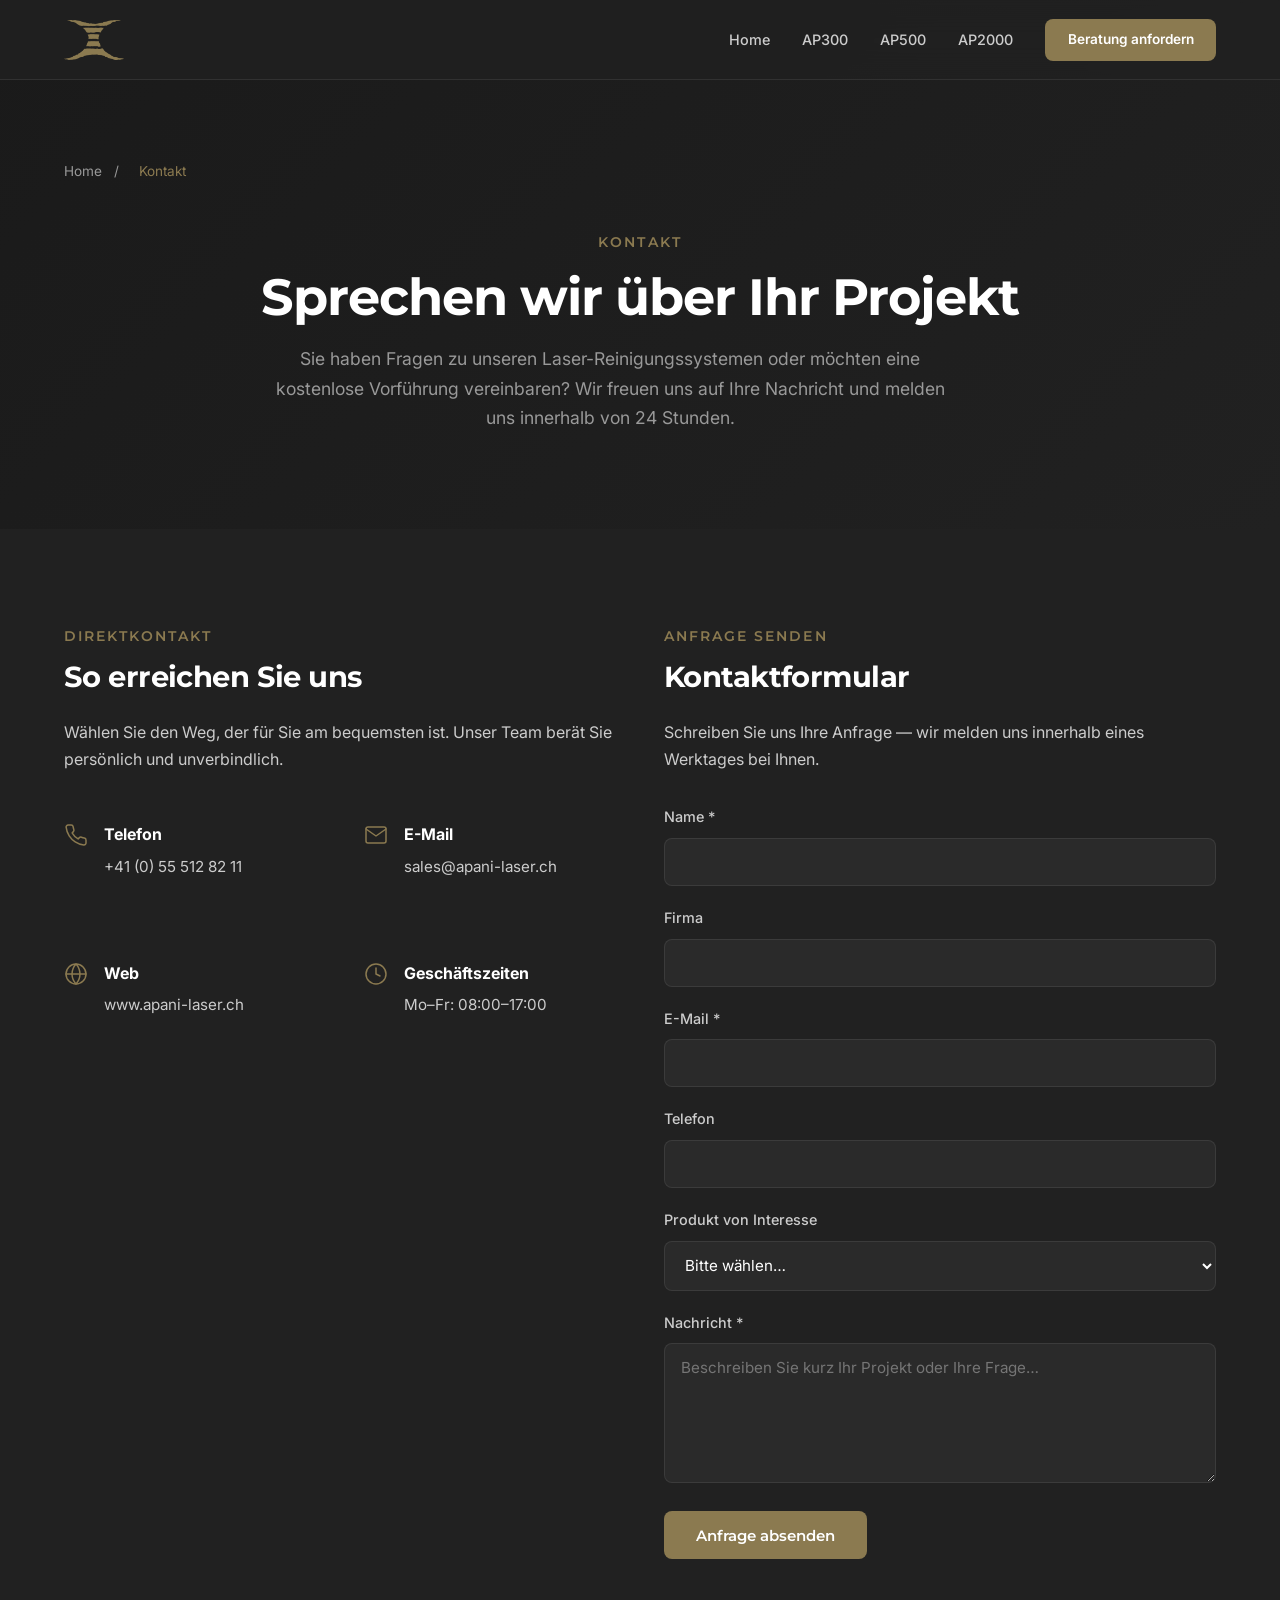
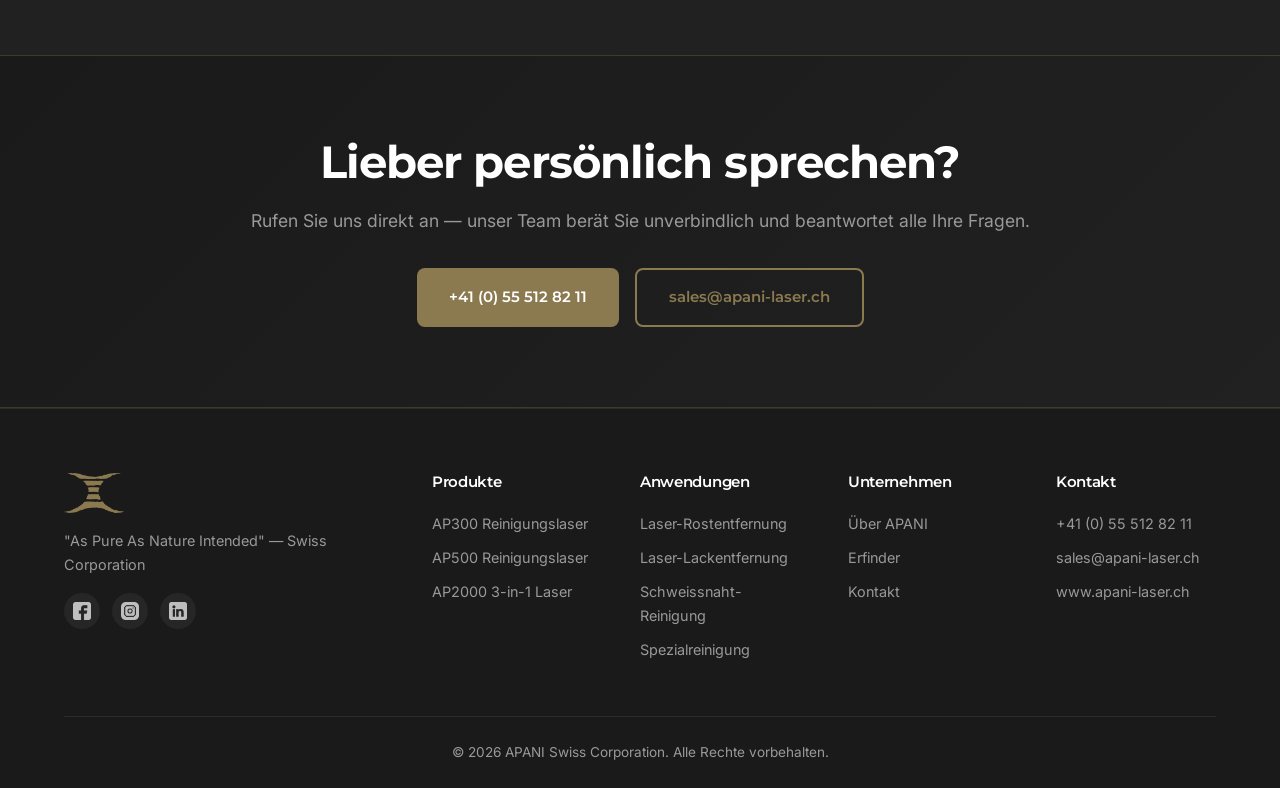
<file: kontakt.html>
<!DOCTYPE html>
<html lang="de-CH">
<head>
  <meta charset="UTF-8">
  <meta name="viewport" content="width=device-width, initial-scale=1.0">
  <title>Kontakt — APANI Laser Technology | Beratung & Anfrage</title>
  <meta name="description" content="Kontaktieren Sie APANI Swiss Corporation für eine kostenlose Beratung zu Laser-Reinigungssystemen. Telefon, E-Mail oder Kontaktformular. Wir antworten innerhalb von 24 Stunden.">
  <meta name="keywords" content="APANI Kontakt, Laserreinigung Beratung Schweiz, Reinigungslaser anfragen, APANI Swiss Corporation, Laser kaufen Schweiz">
  <meta name="author" content="APANI Swiss Corporation">
  <meta name="robots" content="index, follow">
  <link rel="canonical" href="https://www.apani-laser.ch/kontakt.html">
  <meta property="og:title" content="Kontakt — APANI Laser Technology">
  <meta property="og:description" content="Kontaktieren Sie uns für eine kostenlose Beratung zu unseren Laser-Reinigungssystemen.">
  <meta property="og:type" content="website">
  <meta property="og:url" content="https://www.apani-laser.ch/kontakt.html">
  <meta property="og:site_name" content="APANI Laser Technology">
  <meta property="og:locale" content="de_CH">
  <meta name="twitter:card" content="summary_large_image">
  <link rel="icon" type="image/png" href="images/favicon.png">
  <link rel="apple-touch-icon" href="images/webclip.png">
  <link rel="preconnect" href="https://fonts.googleapis.com">
  <link rel="preconnect" href="https://fonts.gstatic.com" crossorigin>
  <link href="https://fonts.googleapis.com/css2?family=Inter:wght@400;500;600;700&family=Montserrat:wght@600;700;800&display=swap" rel="stylesheet">
  <link rel="stylesheet" href="style.css">

  <!-- Google Analytics -->
  <script async src="https://www.googletagmanager.com/gtag/js?id=G-SNH6JK3H4Y"></script>
  <script>
    window.dataLayer = window.dataLayer || [];
    function gtag(){dataLayer.push(arguments);}
    gtag('js', new Date());
    gtag('config', 'G-SNH6JK3H4Y');
  </script>

  <!-- Structured Data: ContactPage -->
  <script type="application/ld+json">
  {
    "@context": "https://schema.org",
    "@type": "ContactPage",
    "name": "Kontakt — APANI Laser Technology",
    "url": "https://www.apani-laser.ch/kontakt.html",
    "mainEntity": {
      "@type": "Organization",
      "name": "APANI Swiss Corporation",
      "url": "https://www.apani-laser.ch",
      "logo": "https://www.apani-laser.ch/images/APANI-LOGO.png",
      "contactPoint": {
        "@type": "ContactPoint",
        "telephone": "+41-55-512-82-11",
        "email": "sales@apani-laser.ch",
        "contactType": "sales",
        "areaServed": "CH",
        "availableLanguage": ["German", "English"]
      }
    }
  }
  </script>

  <!-- Structured Data: BreadcrumbList -->
  <script type="application/ld+json">
  {
    "@context": "https://schema.org",
    "@type": "BreadcrumbList",
    "itemListElement": [
      {
        "@type": "ListItem",
        "position": 1,
        "name": "Home",
        "item": "https://www.apani-laser.ch/"
      },
      {
        "@type": "ListItem",
        "position": 2,
        "name": "Kontakt",
        "item": "https://www.apani-laser.ch/kontakt.html"
      }
    ]
  }
  </script>
</head>
<body>

  <!-- ========== HEADER ========== -->
  <header class="site-header" role="banner">
    <div class="container header-inner">
      <a href="index.html" class="logo" aria-label="APANI Laser — Startseite">
        <img src="images/APANI-LOGO.png" alt="APANI Laser Logo" width="160" height="40">
      </a>
      <nav class="nav-links" role="navigation" aria-label="Hauptnavigation">
        <a href="index.html">Home</a>
        <a href="ap300.html">AP300</a>
        <a href="ap500.html">AP500</a>
        <a href="ap2000.html">AP2000</a>
        <a href="kontakt.html" class="nav-cta active">Beratung anfordern</a>
      </nav>
      <button class="hamburger" aria-label="Menü öffnen" aria-expanded="false">
        <span></span><span></span><span></span>
      </button>
    </div>
  </header>

  <main>
    <!-- ========== HERO ========== -->
    <section class="product-hero">
      <div class="container">
        <nav class="breadcrumb" aria-label="Breadcrumb">
          <a href="index.html">Home</a>
          <span>/</span>
          <span class="current">Kontakt</span>
        </nav>

        <div class="text-center fade-up" style="max-width: 760px; margin: 0 auto; padding: 2rem 0 1rem;">
          <span class="section-label">Kontakt</span>
          <h1 class="product-hero-title" style="margin-bottom: 1rem;">Sprechen wir über Ihr Projekt</h1>
          <p class="section-subtitle">Sie haben Fragen zu unseren Laser-Reinigungssystemen oder möchten eine kostenlose Vorführung vereinbaren? Wir freuen uns auf Ihre Nachricht und melden uns innerhalb von 24 Stunden.</p>
        </div>
      </div>
    </section>

    <!-- ========== KONTAKT INFO + FORM ========== -->
    <section class="section-dark">
      <div class="container">
        <div class="grid-2 fade-up" style="align-items: start; gap: 3rem;">

          <!-- Kontakt Info -->
          <div>
            <span class="section-label">Direktkontakt</span>
            <h2 class="section-title" style="font-size: 1.8rem;">So erreichen Sie uns</h2>
            <p style="margin-bottom: 2rem;">Wählen Sie den Weg, der für Sie am bequemsten ist. Unser Team berät Sie persönlich und unverbindlich.</p>

            <div class="contact-info-grid">
              <div class="contact-info-item">
                <svg viewBox="0 0 24 24" fill="none" stroke="currentColor" stroke-width="2" stroke-linecap="round" stroke-linejoin="round"><path d="M22 16.92v3a2 2 0 0 1-2.18 2 19.79 19.79 0 0 1-8.63-3.07 19.5 19.5 0 0 1-6-6 19.79 19.79 0 0 1-3.07-8.67A2 2 0 0 1 4.11 2h3a2 2 0 0 1 2 1.72 12.84 12.84 0 0 0 .7 2.81 2 2 0 0 1-.45 2.11L8.09 9.91a16 16 0 0 0 6 6l1.27-1.27a2 2 0 0 1 2.11-.45 12.84 12.84 0 0 0 2.81.7A2 2 0 0 1 22 16.92z"/></svg>
                <div>
                  <strong>Telefon</strong>
                  <a href="tel:+41555128211">+41 (0) 55 512 82 11</a>
                </div>
              </div>

              <div class="contact-info-item">
                <svg viewBox="0 0 24 24" fill="none" stroke="currentColor" stroke-width="2" stroke-linecap="round" stroke-linejoin="round"><path d="M4 4h16c1.1 0 2 .9 2 2v12c0 1.1-.9 2-2 2H4c-1.1 0-2-.9-2-2V6c0-1.1.9-2 2-2z"/><polyline points="22,6 12,13 2,6"/></svg>
                <div>
                  <strong>E-Mail</strong>
                  <a href="mailto:sales@apani-laser.ch">sales@apani-laser.ch</a>
                </div>
              </div>

              <div class="contact-info-item">
                <svg viewBox="0 0 24 24" fill="none" stroke="currentColor" stroke-width="2" stroke-linecap="round" stroke-linejoin="round"><circle cx="12" cy="12" r="10"/><line x1="2" y1="12" x2="22" y2="12"/><path d="M12 2a15.3 15.3 0 0 1 4 10 15.3 15.3 0 0 1-4 10 15.3 15.3 0 0 1-4-10 15.3 15.3 0 0 1 4-10z"/></svg>
                <div>
                  <strong>Web</strong>
                  <a href="https://www.apani-laser.ch">www.apani-laser.ch</a>
                </div>
              </div>

              <div class="contact-info-item">
                <svg viewBox="0 0 24 24" fill="none" stroke="currentColor" stroke-width="2" stroke-linecap="round" stroke-linejoin="round"><circle cx="12" cy="12" r="10"/><polyline points="12 6 12 12 16 14"/></svg>
                <div>
                  <strong>Geschäftszeiten</strong>
                  <span>Mo–Fr: 08:00–17:00</span>
                </div>
              </div>
            </div>
          </div>

          <!-- Kontaktformular -->
          <div>
            <span class="section-label">Anfrage senden</span>
            <h2 class="section-title" style="font-size: 1.8rem;">Kontaktformular</h2>
            <p style="margin-bottom: 2rem;">Schreiben Sie uns Ihre Anfrage — wir melden uns innerhalb eines Werktages bei Ihnen.</p>

            <form class="contact-form" name="kontakt" method="POST" data-netlify="true" netlify-honeypot="bot-field" action="/kontakt-success.html">
              <input type="hidden" name="form-name" value="kontakt">
              <p hidden><label>Bitte nicht ausfüllen: <input name="bot-field"></label></p>

              <div class="form-group">
                <label for="name">Name *</label>
                <input type="text" id="name" name="name" required autocomplete="name">
              </div>

              <div class="form-group">
                <label for="firma">Firma</label>
                <input type="text" id="firma" name="firma" autocomplete="organization">
              </div>

              <div class="form-group">
                <label for="email">E-Mail *</label>
                <input type="email" id="email" name="email" required autocomplete="email">
              </div>

              <div class="form-group">
                <label for="telefon">Telefon</label>
                <input type="tel" id="telefon" name="telefon" autocomplete="tel">
              </div>

              <div class="form-group">
                <label for="produkt">Produkt von Interesse</label>
                <select id="produkt" name="produkt">
                  <option value="">Bitte wählen…</option>
                  <option value="AP300">AP300 Laser-Reinigungssystem</option>
                  <option value="AP500">AP500 Laser-Reinigungssystem</option>
                  <option value="AP2000">AP2000 3-in-1 Handheld-Lasersystem</option>
                  <option value="Beratung">Allgemeine Beratung</option>
                </select>
              </div>

              <div class="form-group">
                <label for="nachricht">Nachricht *</label>
                <textarea id="nachricht" name="nachricht" required placeholder="Beschreiben Sie kurz Ihr Projekt oder Ihre Frage…"></textarea>
              </div>

              <button type="submit" class="btn btn-primary">Anfrage absenden</button>
            </form>
          </div>
        </div>
      </div>
    </section>

    <!-- ========== CTA BANNER ========== -->
    <section class="cta-banner">
      <div class="container fade-up">
        <h2>Lieber persönlich sprechen?</h2>
        <p>Rufen Sie uns direkt an — unser Team berät Sie unverbindlich und beantwortet alle Ihre Fragen.</p>
        <div class="btn-group">
          <a href="tel:+41555128211" class="btn btn-primary">+41 (0) 55 512 82 11</a>
          <a href="mailto:sales@apani-laser.ch" class="btn btn-outline">sales@apani-laser.ch</a>
        </div>
      </div>
    </section>
  </main>

  <!-- ========== FOOTER ========== -->
  <footer class="site-footer" role="contentinfo">
    <div class="container">
      <div class="footer-grid">
        <div class="footer-brand">
          <a href="index.html" class="logo">
            <img src="images/APANI-LOGO.png" alt="APANI Logo" width="140" height="35">
          </a>
          <p>"As Pure As Nature Intended" — Swiss Corporation</p>
          <div class="footer-social">
            <a href="https://www.facebook.com/AsPureAsNatureIntended/" target="_blank" rel="noopener" aria-label="APANI auf Facebook"><img src="images/Apani-FB.png" alt="Facebook"></a>
            <a href="https://www.instagram.com/apanilaser/" target="_blank" rel="noopener" aria-label="APANI auf Instagram"><img src="images/Apani-Instagram.png" alt="Instagram"></a>
            <a href="https://www.linkedin.com/company/apani" target="_blank" rel="noopener" aria-label="APANI auf LinkedIn"><img src="images/Apani-Linkedin.png" alt="LinkedIn"></a>
          </div>
        </div>
        <div class="footer-col">
          <h4>Produkte</h4>
          <a href="ap300.html">AP300 Reinigungslaser</a>
          <a href="ap500.html">AP500 Reinigungslaser</a>
          <a href="ap2000.html">AP2000 3-in-1 Laser</a>
        </div>
        <div class="footer-col">
          <h4>Anwendungen</h4>
          <a href="laser-rostentfernung.html">Laser-Rostentfernung</a>
          <a href="laser-lackentfernung.html">Laser-Lackentfernung</a>
          <a href="schweissnaht-reinigung-laser.html">Schweissnaht-Reinigung</a>
          <a href="spezialreinigung-laser.html">Spezialreinigung</a>
        </div>
        <div class="footer-col">
          <h4>Unternehmen</h4>
          <a href="index.html#ueber">Über APANI</a>
          <a href="erfinder.html">Erfinder</a>
          <a href="kontakt.html">Kontakt</a>
        </div>
        <div class="footer-col">
          <h4>Kontakt</h4>
          <a href="tel:+41555128211">+41 (0) 55 512 82 11</a>
          <a href="mailto:sales@apani-laser.ch">sales@apani-laser.ch</a>
          <a href="https://www.apani-laser.ch">www.apani-laser.ch</a>
        </div>
      </div>
      <div class="footer-bottom">
        &copy; 2026 APANI Swiss Corporation. Alle Rechte vorbehalten.
      </div>
    </div>
  </footer>

  <button class="back-to-top" aria-label="Nach oben scrollen">
    <svg viewBox="0 0 24 24" fill="none" stroke="currentColor" stroke-width="2"><polyline points="18 15 12 9 6 15"/></svg>
  </button>

  <script src="main.js"></script>
</body>
</html>
</file>
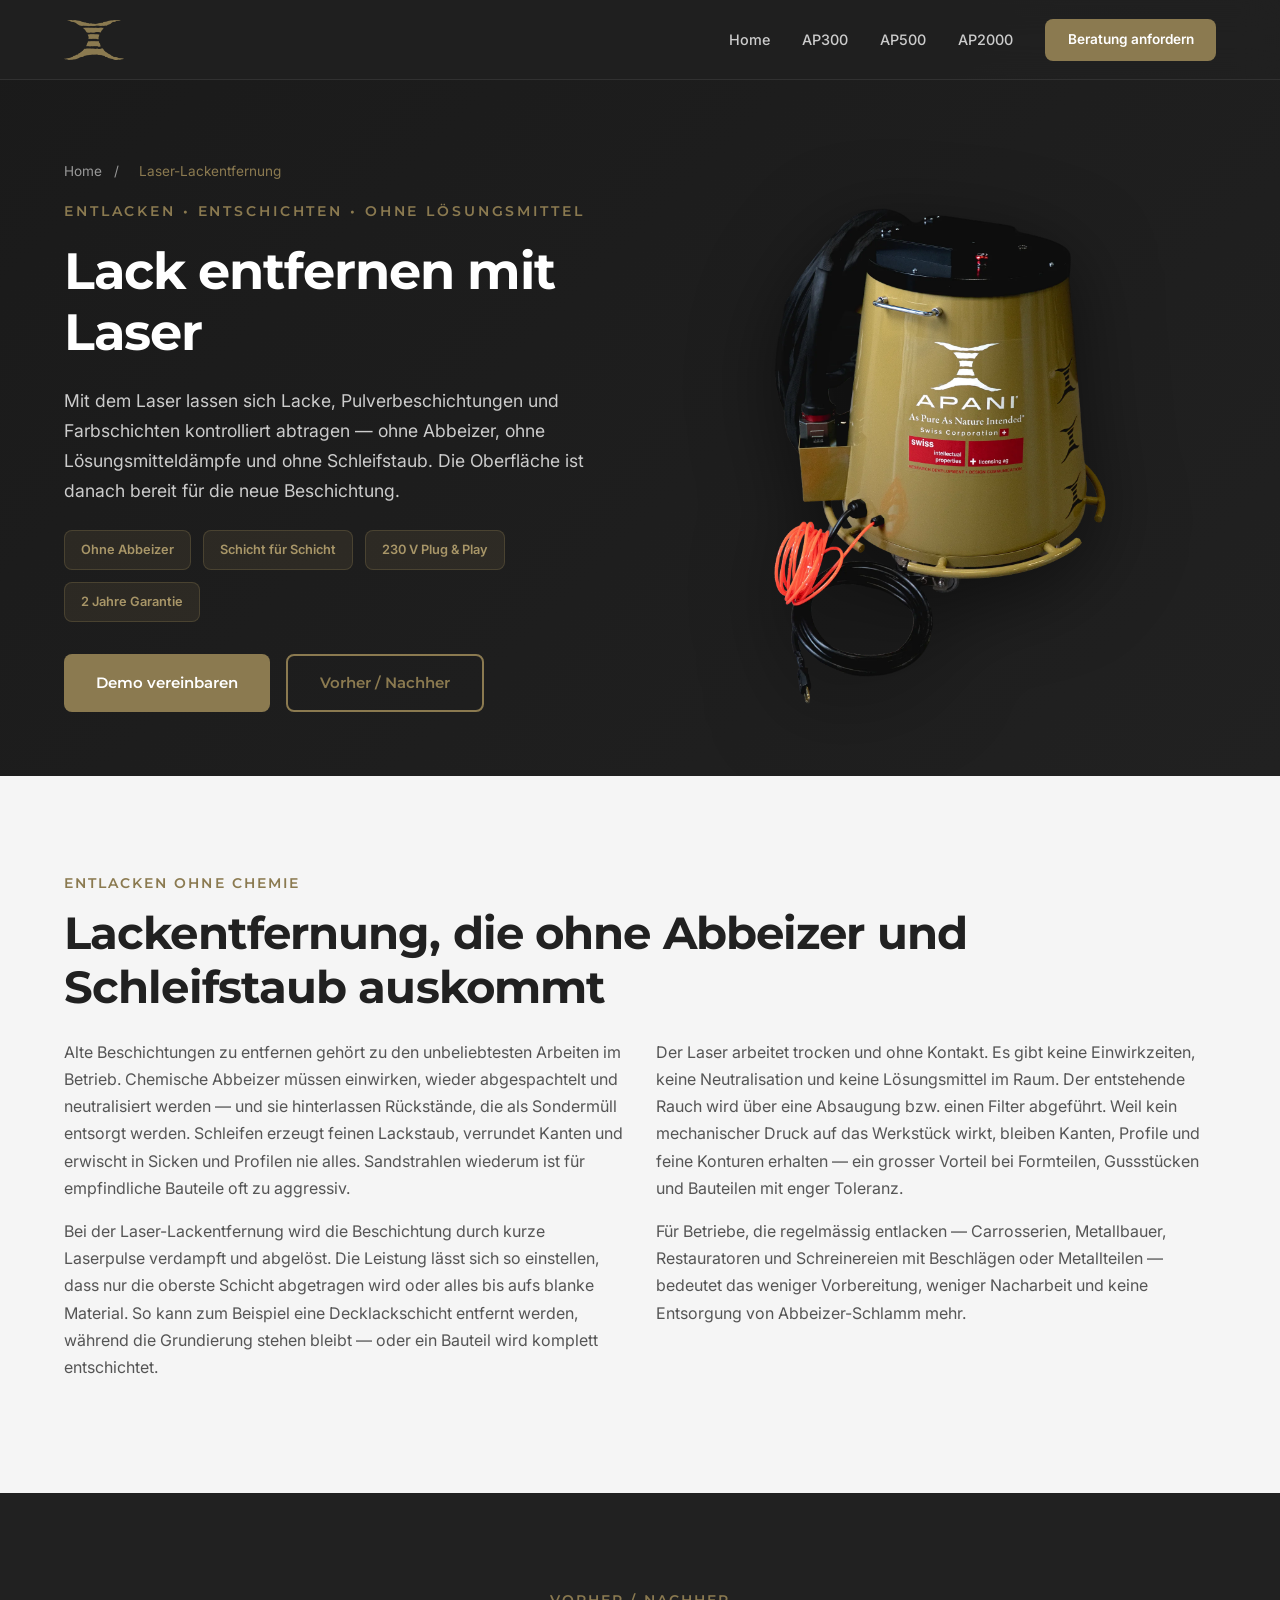
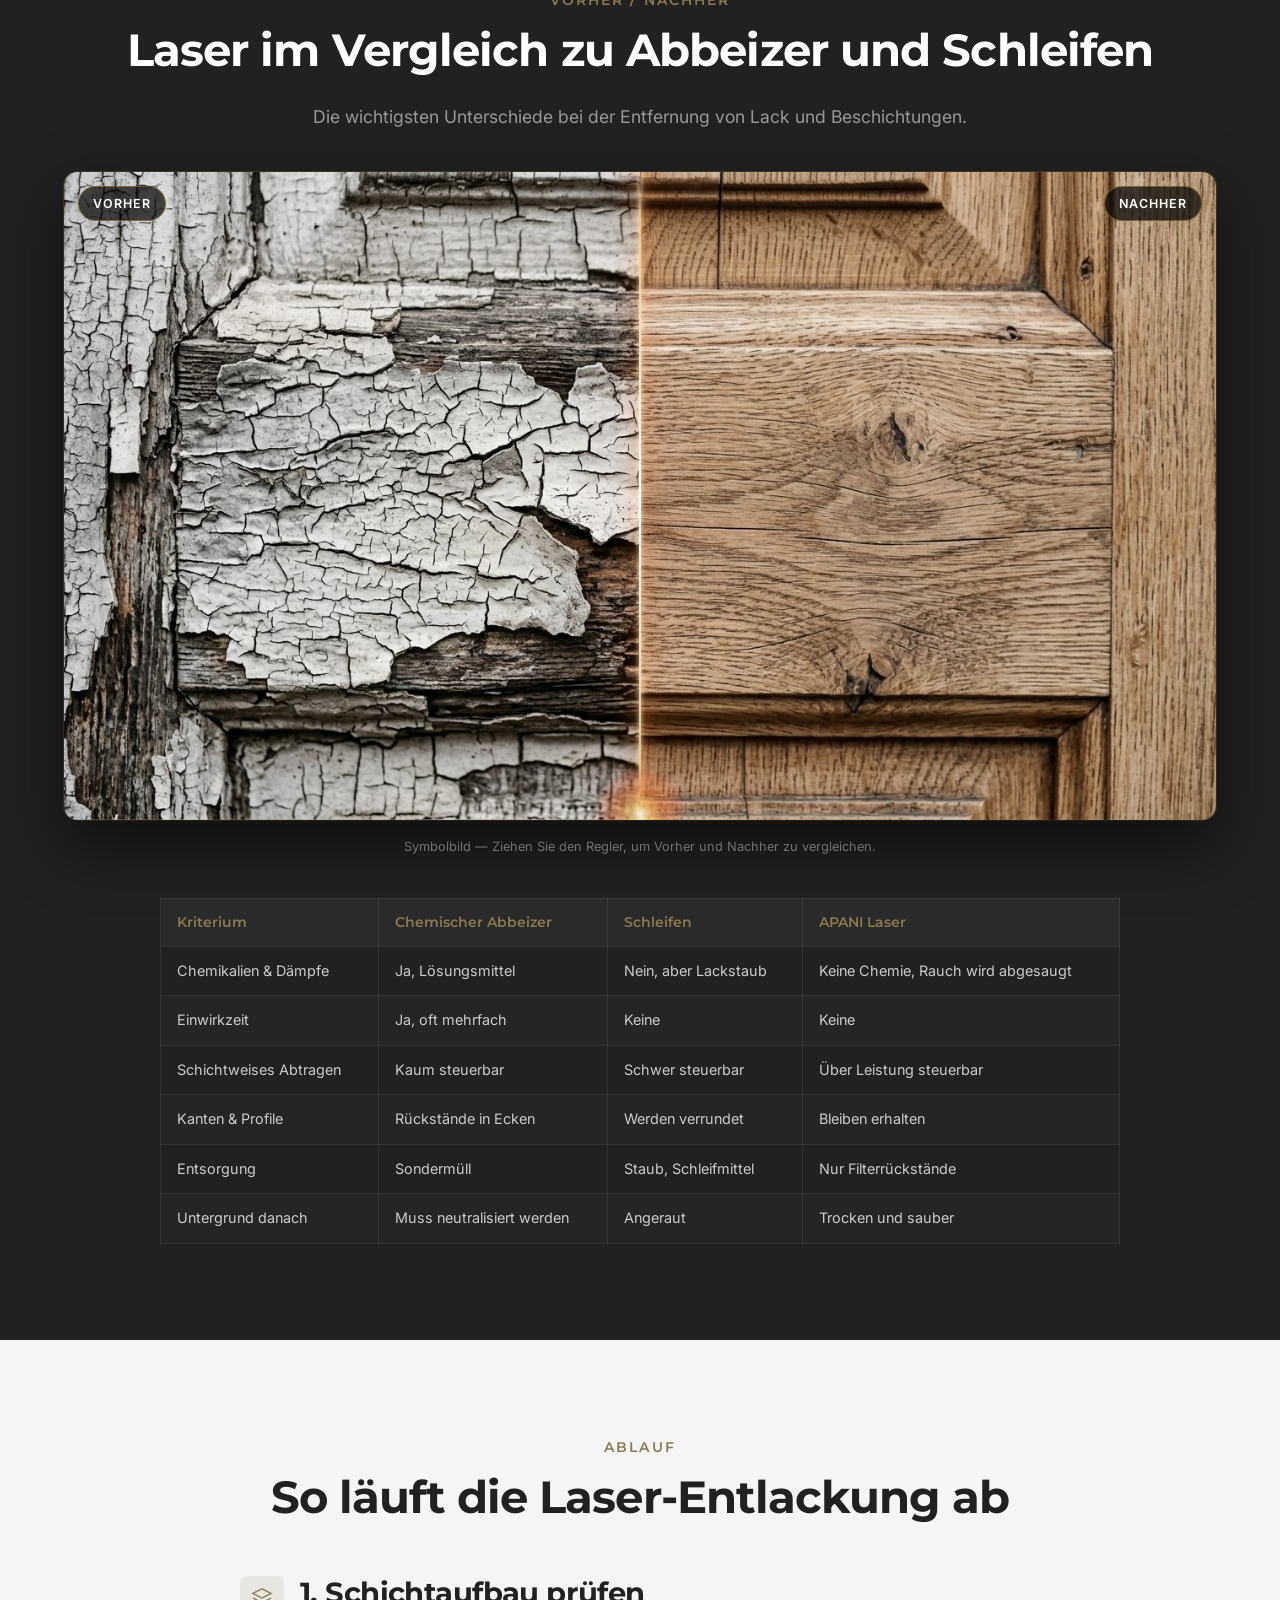
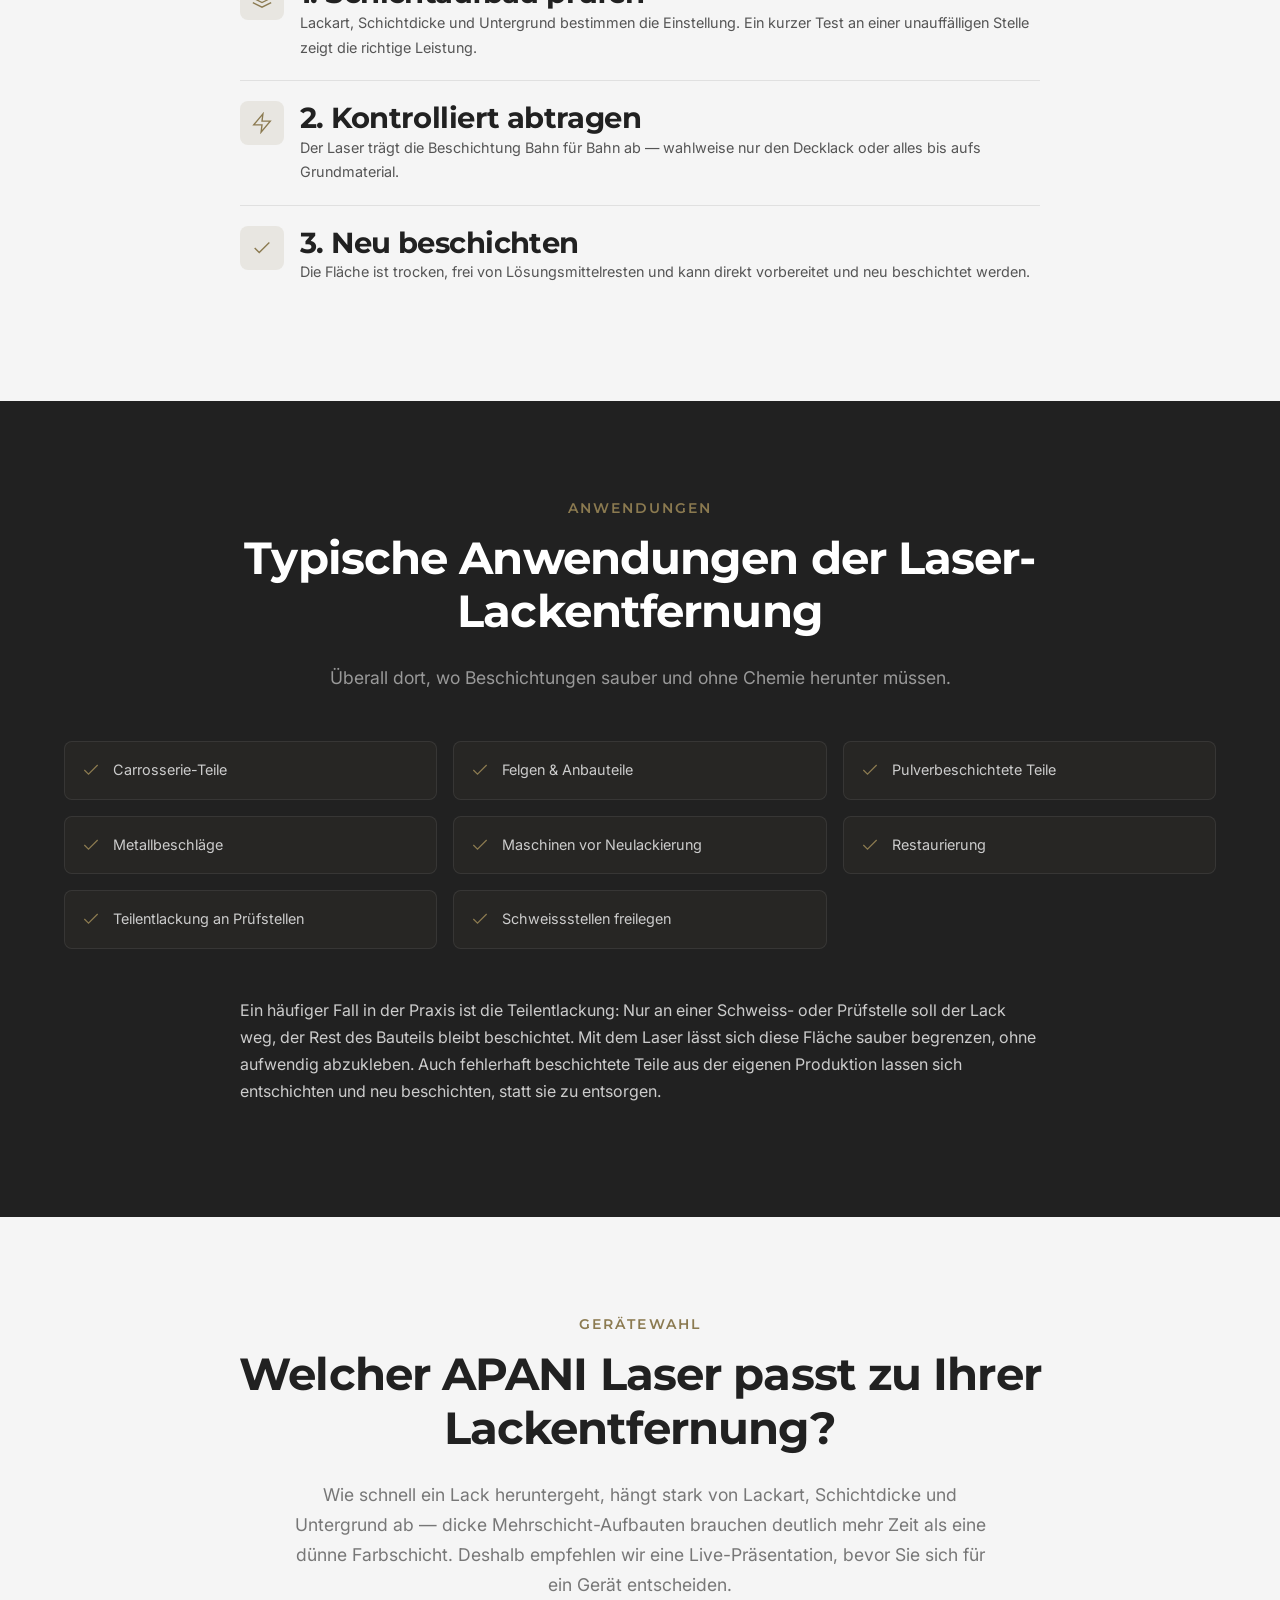
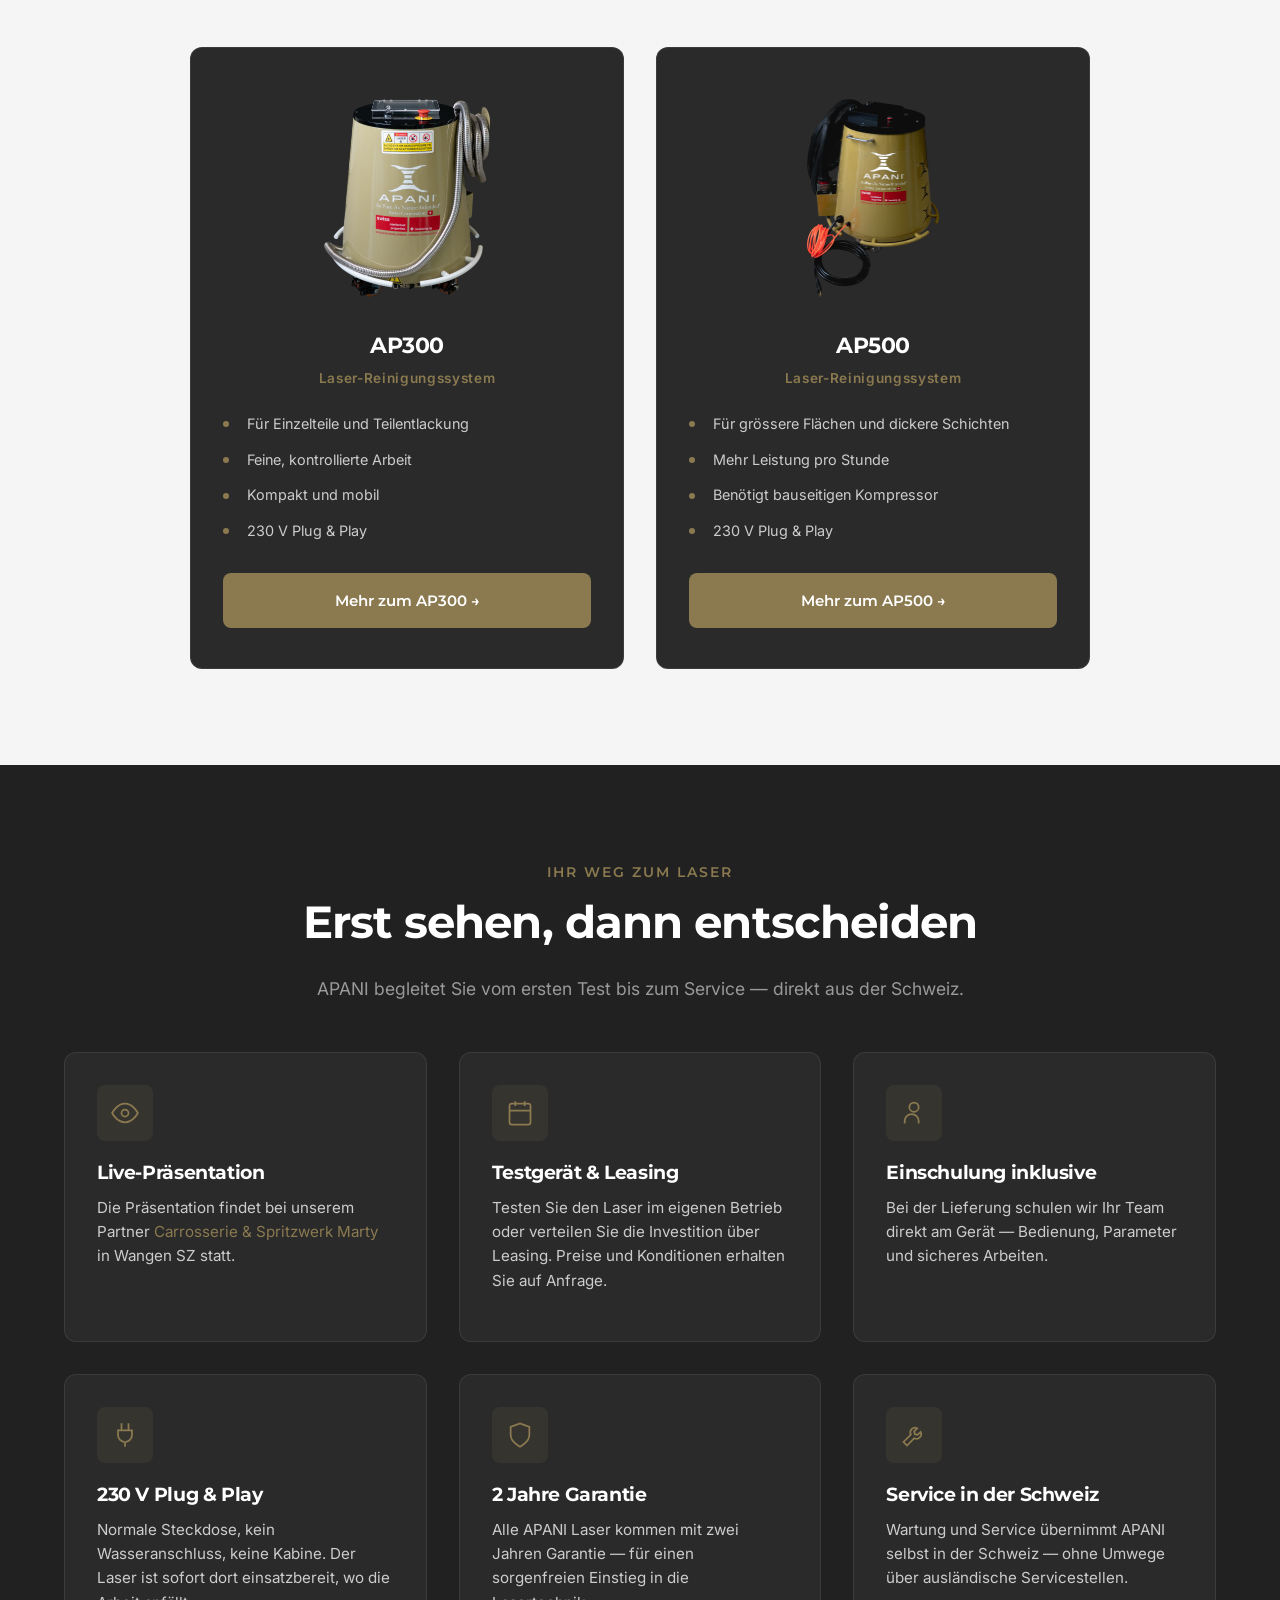
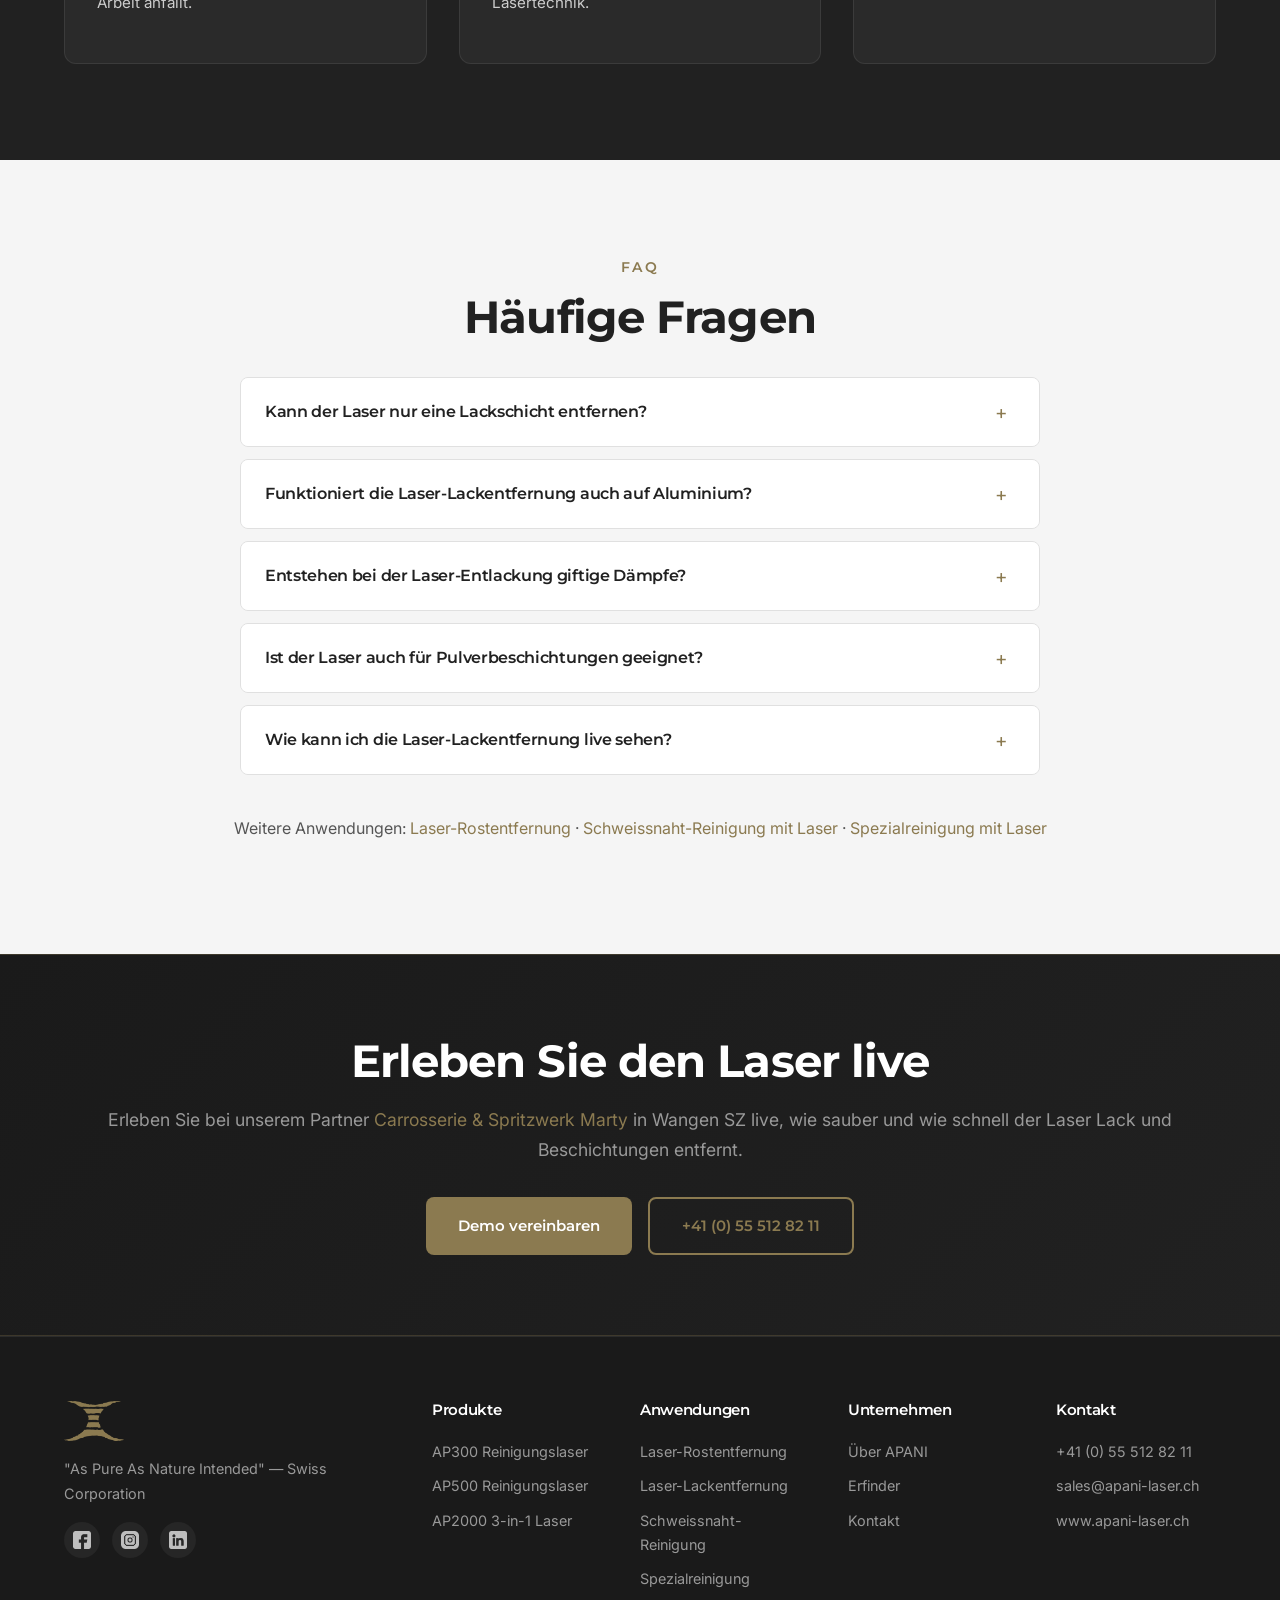
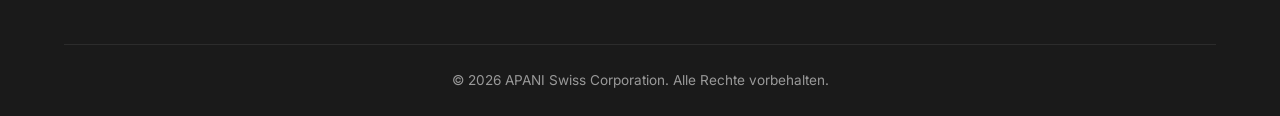
<file: laser-lackentfernung.html>
<!DOCTYPE html>
<html lang="de-CH">
<head>
  <meta charset="UTF-8">
  <meta name="viewport" content="width=device-width, initial-scale=1.0">
  <title>Laser-Lackentfernung — Lack entfernen ohne Abbeizer | APANI Laser Schweiz</title>
  <meta name="description" content="Lack und Beschichtungen mit dem Laser entfernen: ohne Abbeizer, ohne Lösungsmittel, Schicht für Schicht. APANI AP300 und AP500 — Live-Präsentation, Testgerät und Leasing in der Schweiz.">
  <meta name="author" content="APANI Swiss Corporation">
  <meta name="robots" content="index, follow">
  <link rel="canonical" href="https://www.apani-laser.ch/laser-lackentfernung.html">
  <meta property="og:title" content="Laser-Lackentfernung — Lack entfernen ohne Abbeizer | APANI Laser Schweiz">
  <meta property="og:description" content="Lack und Beschichtungen mit dem Laser entfernen: ohne Abbeizer, ohne Lösungsmittel, Schicht für Schicht. APANI AP300 und AP500 — Live-Präsentation, Testgerät und Leasing in der Schweiz.">
  <meta property="og:type" content="website">
  <meta property="og:url" content="https://www.apani-laser.ch/laser-lackentfernung.html">
  <meta property="og:image" content="https://www.apani-laser.ch/images/before-after/lack-nachher.jpg">
  <meta property="og:site_name" content="APANI Laser Technology">
  <meta property="og:locale" content="de_CH">
  <meta name="twitter:card" content="summary_large_image">
  <link rel="icon" type="image/png" href="images/favicon.png">
  <link rel="apple-touch-icon" href="images/webclip.png">
  <link rel="preconnect" href="https://fonts.googleapis.com">
  <link rel="preconnect" href="https://fonts.gstatic.com" crossorigin>
  <link href="https://fonts.googleapis.com/css2?family=Inter:wght@400;500;600;700&family=Montserrat:wght@600;700;800&display=swap" rel="stylesheet">
  <link rel="stylesheet" href="style.css">

  <!-- Google Analytics -->
  <script async src="https://www.googletagmanager.com/gtag/js?id=G-SNH6JK3H4Y"></script>
  <script>
    window.dataLayer = window.dataLayer || [];
    function gtag(){dataLayer.push(arguments);}
    gtag('js', new Date());
    gtag('config', 'G-SNH6JK3H4Y');
  </script>

  <script type="application/ld+json">
{
  "@context": "https://schema.org",
  "@type": "BreadcrumbList",
  "itemListElement": [
    {
      "@type": "ListItem",
      "position": 1,
      "name": "Home",
      "item": "https://www.apani-laser.ch/"
    },
    {
      "@type": "ListItem",
      "position": 2,
      "name": "Laser-Lackentfernung",
      "item": "https://www.apani-laser.ch/laser-lackentfernung.html"
    }
  ]
}
  </script>
  <script type="application/ld+json">
{
  "@context": "https://schema.org",
  "@type": "FAQPage",
  "mainEntity": [
    {
      "@type": "Question",
      "name": "Kann der Laser nur eine Lackschicht entfernen?",
      "acceptedAnswer": {
        "@type": "Answer",
        "text": "Ja, das ist einer der grössten Vorteile. Über Leistung und Anzahl der Durchgänge lässt sich steuern, wie tief der Laser abträgt — von der obersten Schicht bis zum blanken Untergrund. Wie genau das bei Ihrem Schichtaufbau funktioniert, zeigen wir Ihnen bei einer Live-Präsentation."
      }
    },
    {
      "@type": "Question",
      "name": "Funktioniert die Laser-Lackentfernung auch auf Aluminium?",
      "acceptedAnswer": {
        "@type": "Answer",
        "text": "Ja, Lack lässt sich auch von Aluminium und anderen Metallen entfernen. Da Aluminium empfindlicher reagiert als Stahl, werden die Parameter angepasst. Die passenden Einstellungen erhalten Sie bei der Einschulung."
      }
    },
    {
      "@type": "Question",
      "name": "Entstehen bei der Laser-Entlackung giftige Dämpfe?",
      "acceptedAnswer": {
        "@type": "Answer",
        "text": "Beim Verdampfen von Lack entsteht Rauch, der je nach Beschichtung Schadstoffe enthalten kann. Deshalb arbeiten Sie mit Absaugung bzw. Filter. Lösungsmitteldämpfe wie beim Abbeizen entstehen nicht."
      }
    },
    {
      "@type": "Question",
      "name": "Ist der Laser auch für Pulverbeschichtungen geeignet?",
      "acceptedAnswer": {
        "@type": "Answer",
        "text": "Ja. Pulverbeschichtungen sind meist dicker als Nasslack, darum dauert der Abtrag länger. Für regelmässige Entschichtung grösserer Teile ist der leistungsstärkere AP500 meist die bessere Wahl."
      }
    },
    {
      "@type": "Question",
      "name": "Wie kann ich die Laser-Lackentfernung live sehen?",
      "acceptedAnswer": {
        "@type": "Answer",
        "text": "Vereinbaren Sie einen Termin für eine Live-Präsentation bei unserem Partner Carrosserie & Spritzwerk Marty in Wangen SZ. Danach ist auch ein Testgerät oder Leasing möglich."
      }
    }
  ]
}
  </script>
</head>
<body>

  <!-- ========== HEADER ========== -->
  <header class="site-header" role="banner">
    <div class="container header-inner">
      <a href="index.html" class="logo" aria-label="APANI Laser — Startseite">
        <img src="images/APANI-LOGO.png" alt="APANI Laser Logo" width="160" height="40">
      </a>
      <nav class="nav-links" role="navigation" aria-label="Hauptnavigation">
        <a href="index.html">Home</a>
        <a href="ap300.html">AP300</a>
        <a href="ap500.html">AP500</a>
        <a href="ap2000.html">AP2000</a>
        <a href="kontakt.html" class="nav-cta">Beratung anfordern</a>
      </nav>
      <button class="hamburger" aria-label="Menü öffnen" aria-expanded="false">
        <span></span><span></span><span></span>
      </button>
    </div>
  </header>

  <main>
    <!-- ========== HERO ========== -->
    <section class="product-hero">
      <div class="container">
        <nav class="breadcrumb" aria-label="Breadcrumb">
          <a href="index.html">Home</a>
          <span>/</span>
          <span class="current">Laser-Lackentfernung</span>
        </nav>

        <div class="product-hero-inner">
          <div class="product-hero-content fade-up">
            <div class="product-hero-tagline">ENTLACKEN &bull; ENTSCHICHTEN &bull; OHNE LÖSUNGSMITTEL</div>
            <h1 class="product-hero-title">Lack entfernen mit Laser</h1>
            <p class="hero-lead">Mit dem Laser lassen sich Lacke, Pulverbeschichtungen und Farbschichten kontrolliert abtragen — ohne Abbeizer, ohne Lösungsmitteldämpfe und ohne Schleifstaub. Die Oberfläche ist danach bereit für die neue Beschichtung.</p>
            <div class="product-hero-badges">
              <span class="spec-badge">Ohne Abbeizer</span>
              <span class="spec-badge">Schicht für Schicht</span>
              <span class="spec-badge">230 V Plug &amp; Play</span>
              <span class="spec-badge">2 Jahre Garantie</span>
            </div>
            <div class="btn-group">
              <a href="kontakt.html" class="btn btn-primary">Demo vereinbaren</a>
              <a href="#vergleich" class="btn btn-outline">Vorher / Nachher</a>
            </div>
          </div>
          <div class="product-hero-image fade-up">
            <img src="images/ap500/4.webp" alt="APANI AP500 Reinigungslaser für die Lackentfernung" loading="eager">
          </div>
        </div>
      </div>
    </section>

    <!-- ========== EINFÜHRUNG ========== -->
    <section class="section-light">
      <div class="container">
        <div class="fade-up">
          <span class="section-label">Entlacken ohne Chemie</span>
          <h2 class="section-title">Lackentfernung, die ohne Abbeizer und Schleifstaub auskommt</h2>
        </div>
        <div class="grid-2 fade-up" style="align-items: start;">
          <div>
            <p>Alte Beschichtungen zu entfernen gehört zu den unbeliebtesten Arbeiten im Betrieb. Chemische Abbeizer müssen einwirken, wieder abgespachtelt und neutralisiert werden — und sie hinterlassen Rückstände, die als Sondermüll entsorgt werden. Schleifen erzeugt feinen Lackstaub, verrundet Kanten und erwischt in Sicken und Profilen nie alles. Sandstrahlen wiederum ist für empfindliche Bauteile oft zu aggressiv.</p>
            <p>Bei der Laser-Lackentfernung wird die Beschichtung durch kurze Laserpulse verdampft und abgelöst. Die Leistung lässt sich so einstellen, dass nur die oberste Schicht abgetragen wird oder alles bis aufs blanke Material. So kann zum Beispiel eine Decklackschicht entfernt werden, während die Grundierung stehen bleibt — oder ein Bauteil wird komplett entschichtet.</p>
          </div>
          <div>
            <p>Der Laser arbeitet trocken und ohne Kontakt. Es gibt keine Einwirkzeiten, keine Neutralisation und keine Lösungsmittel im Raum. Der entstehende Rauch wird über eine Absaugung bzw. einen Filter abgeführt. Weil kein mechanischer Druck auf das Werkstück wirkt, bleiben Kanten, Profile und feine Konturen erhalten — ein grosser Vorteil bei Formteilen, Gussstücken und Bauteilen mit enger Toleranz.</p>
            <p>Für Betriebe, die regelmässig entlacken — Carrosserien, Metallbauer, Restauratoren und Schreinereien mit Beschlägen oder Metallteilen — bedeutet das weniger Vorbereitung, weniger Nacharbeit und keine Entsorgung von Abbeizer-Schlamm mehr.</p>
          </div>
        </div>
      </div>
    </section>

    <!-- ========== VORHER / NACHHER + VERGLEICH ========== -->
    <section class="section-dark" id="vergleich">
      <div class="container">
        <div class="text-center fade-up">
          <span class="section-label">Vorher / Nachher</span>
          <h2 class="section-title">Laser im Vergleich zu Abbeizer und Schleifen</h2>
          <p class="section-subtitle" style="margin: 0 auto;">Die wichtigsten Unterschiede bei der Entfernung von Lack und Beschichtungen.</p>
        </div>
        <div class="ba-slider fade-up" data-before="images/before-after/lack-vorher.jpg" data-after="images/before-after/lack-nachher.jpg" data-label-before="Vorher" data-label-after="Nachher" aria-label="Vorher Nachher Vergleich Lackentfernung"></div>
        <p class="ba-caption">Symbolbild — Ziehen Sie den Regler, um Vorher und Nachher zu vergleichen.</p>
        <div class="fade-up table-scroll" style="max-width: 960px; margin: 0 auto;">
          <table class="comparison-table">
            <thead><tr><th>Kriterium</th><th>Chemischer Abbeizer</th><th>Schleifen</th><th>APANI Laser</th></tr></thead>
            <tbody>
              <tr><td data-label="Kriterium">Chemikalien &amp; Dämpfe</td><td data-label="Chemischer Abbeizer">Ja, Lösungsmittel</td><td data-label="Schleifen">Nein, aber Lackstaub</td><td data-label="APANI Laser">Keine Chemie, Rauch wird abgesaugt</td></tr>
              <tr><td data-label="Kriterium">Einwirkzeit</td><td data-label="Chemischer Abbeizer">Ja, oft mehrfach</td><td data-label="Schleifen">Keine</td><td data-label="APANI Laser">Keine</td></tr>
              <tr><td data-label="Kriterium">Schichtweises Abtragen</td><td data-label="Chemischer Abbeizer">Kaum steuerbar</td><td data-label="Schleifen">Schwer steuerbar</td><td data-label="APANI Laser">Über Leistung steuerbar</td></tr>
              <tr><td data-label="Kriterium">Kanten &amp; Profile</td><td data-label="Chemischer Abbeizer">Rückstände in Ecken</td><td data-label="Schleifen">Werden verrundet</td><td data-label="APANI Laser">Bleiben erhalten</td></tr>
              <tr><td data-label="Kriterium">Entsorgung</td><td data-label="Chemischer Abbeizer">Sondermüll</td><td data-label="Schleifen">Staub, Schleifmittel</td><td data-label="APANI Laser">Nur Filterrückstände</td></tr>
              <tr><td data-label="Kriterium">Untergrund danach</td><td data-label="Chemischer Abbeizer">Muss neutralisiert werden</td><td data-label="Schleifen">Angeraut</td><td data-label="APANI Laser">Trocken und sauber</td></tr>
            </tbody>
          </table>
        </div>
      </div>
    </section>

    <!-- ========== ABLAUF ========== -->
    <section class="section-light">
      <div class="container">
        <div class="text-center fade-up">
          <span class="section-label">Ablauf</span>
          <h2 class="section-title">So läuft die Laser-Entlackung ab</h2>
        </div>
        <div class="fade-up" style="max-width: 800px; margin: 2rem auto 0;">
          <div class="advantage-item">
            <div class="advantage-icon"><svg viewBox="0 0 24 24"><path d="M12 2L2 7l10 5 10-5-10-5z"/><path d="M2 17l10 5 10-5M2 12l10 5 10-5"/></svg></div>
            <div>
              <h3>1. Schichtaufbau prüfen</h3>
              <p>Lackart, Schichtdicke und Untergrund bestimmen die Einstellung. Ein kurzer Test an einer unauffälligen Stelle zeigt die richtige Leistung.</p>
            </div>
          </div>
          <div class="advantage-item">
            <div class="advantage-icon"><svg viewBox="0 0 24 24"><polygon points="13 2 3 14 12 14 11 22 21 10 12 10"/></svg></div>
            <div>
              <h3>2. Kontrolliert abtragen</h3>
              <p>Der Laser trägt die Beschichtung Bahn für Bahn ab — wahlweise nur den Decklack oder alles bis aufs Grundmaterial.</p>
            </div>
          </div>
          <div class="advantage-item">
            <div class="advantage-icon"><svg viewBox="0 0 24 24"><path d="M20 6L9 17l-5-5"/></svg></div>
            <div>
              <h3>3. Neu beschichten</h3>
              <p>Die Fläche ist trocken, frei von Lösungsmittelresten und kann direkt vorbereitet und neu beschichtet werden.</p>
            </div>
          </div>
        </div>
      </div>
    </section>

    <!-- ========== ANWENDUNGEN ========== -->
    <section class="section-dark">
      <div class="container">
        <div class="text-center fade-up">
          <span class="section-label">Anwendungen</span>
          <h2 class="section-title">Typische Anwendungen der Laser-Lackentfernung</h2>
          <p class="section-subtitle" style="margin: 0 auto 3rem;">Überall dort, wo Beschichtungen sauber und ohne Chemie herunter müssen.</p>
        </div>
        <div class="use-cases-list fade-up">
          <div class="use-case-item"><svg viewBox="0 0 24 24"><path d="M20 6L9 17l-5-5"/></svg> Carrosserie-Teile</div>
          <div class="use-case-item"><svg viewBox="0 0 24 24"><path d="M20 6L9 17l-5-5"/></svg> Felgen &amp; Anbauteile</div>
          <div class="use-case-item"><svg viewBox="0 0 24 24"><path d="M20 6L9 17l-5-5"/></svg> Pulverbeschichtete Teile</div>
          <div class="use-case-item"><svg viewBox="0 0 24 24"><path d="M20 6L9 17l-5-5"/></svg> Metallbeschläge</div>
          <div class="use-case-item"><svg viewBox="0 0 24 24"><path d="M20 6L9 17l-5-5"/></svg> Maschinen vor Neulackierung</div>
          <div class="use-case-item"><svg viewBox="0 0 24 24"><path d="M20 6L9 17l-5-5"/></svg> Restaurierung</div>
          <div class="use-case-item"><svg viewBox="0 0 24 24"><path d="M20 6L9 17l-5-5"/></svg> Teilentlackung an Prüfstellen</div>
          <div class="use-case-item"><svg viewBox="0 0 24 24"><path d="M20 6L9 17l-5-5"/></svg> Schweissstellen freilegen</div>
        </div>
        <div class="fade-up" style="max-width: 800px; margin: 3rem auto 0;">
          <p>Ein häufiger Fall in der Praxis ist die Teilentlackung: Nur an einer Schweiss- oder Prüfstelle soll der Lack weg, der Rest des Bauteils bleibt beschichtet. Mit dem Laser lässt sich diese Fläche sauber begrenzen, ohne aufwendig abzukleben. Auch fehlerhaft beschichtete Teile aus der eigenen Produktion lassen sich entschichten und neu beschichten, statt sie zu entsorgen.</p>
        </div>
      </div>
    </section>

    <!-- ========== PRODUKTE ========== -->
    <section class="section-light">
      <div class="container">
        <div class="text-center fade-up">
          <span class="section-label">Gerätewahl</span>
          <h2 class="section-title">Welcher APANI Laser passt zu Ihrer Lackentfernung?</h2>
          <p class="section-subtitle" style="margin: 0 auto 3rem;">Wie schnell ein Lack heruntergeht, hängt stark von Lackart, Schichtdicke und Untergrund ab — dicke Mehrschicht-Aufbauten brauchen deutlich mehr Zeit als eine dünne Farbschicht. Deshalb empfehlen wir eine Live-Präsentation, bevor Sie sich für ein Gerät entscheiden.</p>
        </div>
        <div class="grid-2 fade-up" style="max-width: 900px; margin: 0 auto;">
          <div class="product-card">
            <div class="product-card-image">
              <img src="images/ap300/1.webp" alt="APANI AP300 Laser-Reinigungssystem" loading="lazy">
            </div>
            <h3>AP300</h3>
            <span class="product-type">Laser-Reinigungssystem</span>
            <ul>
              <li>Für Einzelteile und Teilentlackung</li>
              <li>Feine, kontrollierte Arbeit</li>
              <li>Kompakt und mobil</li>
              <li>230 V Plug &amp; Play</li>
            </ul>
            <a class="btn btn-primary" href="ap300.html">Mehr zum AP300 &rarr;</a>
          </div>
          <div class="product-card">
            <div class="product-card-image">
              <img src="images/ap500/4.webp" alt="APANI AP500 Laser-Reinigungssystem" loading="lazy">
            </div>
            <h3>AP500</h3>
            <span class="product-type">Laser-Reinigungssystem</span>
            <ul>
              <li>Für grössere Flächen und dickere Schichten</li>
              <li>Mehr Leistung pro Stunde</li>
              <li>Benötigt bauseitigen Kompressor</li>
              <li>230 V Plug &amp; Play</li>
            </ul>
            <a class="btn btn-primary" href="ap500.html">Mehr zum AP500 &rarr;</a>
          </div>
        </div>
      </div>
    </section>

    <!-- ========== SO KOMMEN SIE ZU IHREM LASER ========== -->
    <section class="section-dark">
      <div class="container">
        <div class="text-center fade-up">
          <span class="section-label">Ihr Weg zum Laser</span>
          <h2 class="section-title">Erst sehen, dann entscheiden</h2>
          <p class="section-subtitle" style="margin: 0 auto 3rem;">APANI begleitet Sie vom ersten Test bis zum Service — direkt aus der Schweiz.</p>
        </div>
        <div class="grid-3 fade-up">
          <div class="card">
            <div class="card-icon"><svg viewBox="0 0 24 24"><path d="M1 12s4-8 11-8 11 8 11 8-4 8-11 8S1 12 1 12z"/><circle cx="12" cy="12" r="3"/></svg></div>
            <h3>Live-Präsentation</h3>
            <p>Die Präsentation findet bei unserem Partner <a href="https://www.cs-marty.ch/" class="text-gold" target="_blank" rel="noopener">Carrosserie &amp; Spritzwerk Marty</a> in Wangen SZ statt.</p>
          </div>
          <div class="card">
            <div class="card-icon"><svg viewBox="0 0 24 24"><rect x="3" y="4" width="18" height="18" rx="2"/><path d="M16 2v4M8 2v4M3 10h18"/></svg></div>
            <h3>Testgerät &amp; Leasing</h3>
            <p>Testen Sie den Laser im eigenen Betrieb oder verteilen Sie die Investition über Leasing. Preise und Konditionen erhalten Sie auf Anfrage.</p>
          </div>
          <div class="card">
            <div class="card-icon"><svg viewBox="0 0 24 24"><circle cx="12" cy="7" r="4"/><path d="M4 21v-2a6 6 0 0 1 12 0v2"/></svg></div>
            <h3>Einschulung inklusive</h3>
            <p>Bei der Lieferung schulen wir Ihr Team direkt am Gerät — Bedienung, Parameter und sicheres Arbeiten.</p>
          </div>
          <div class="card">
            <div class="card-icon"><svg viewBox="0 0 24 24"><path d="M9 2v6m6-6v6M6 8h12v4a6 6 0 0 1-12 0V8zm6 10v4"/></svg></div>
            <h3>230 V Plug &amp; Play</h3>
            <p>Normale Steckdose, kein Wasseranschluss, keine Kabine. Der Laser ist sofort dort einsatzbereit, wo die Arbeit anfällt.</p>
          </div>
          <div class="card">
            <div class="card-icon"><svg viewBox="0 0 24 24"><path d="M12 22s8-4 8-10V5l-8-3-8 3v7c0 6 8 10 8 10z"/></svg></div>
            <h3>2 Jahre Garantie</h3>
            <p>Alle APANI Laser kommen mit zwei Jahren Garantie — für einen sorgenfreien Einstieg in die Lasertechnik.</p>
          </div>
          <div class="card">
            <div class="card-icon"><svg viewBox="0 0 24 24"><path d="M14.7 6.3a4 4 0 0 0-5.4 5.4L3 18l3 3 6.3-6.3a4 4 0 0 0 5.4-5.4l-2.6 2.6-2.4-.6-.6-2.4z"/></svg></div>
            <h3>Service in der Schweiz</h3>
            <p>Wartung und Service übernimmt APANI selbst in der Schweiz — ohne Umwege über ausländische Servicestellen.</p>
          </div>
        </div>
      </div>
    </section>

    <!-- ========== FAQ ========== -->
    <section class="section-light" id="faq">
      <div class="container">
        <div class="text-center fade-up">
          <span class="section-label">FAQ</span>
          <h2 class="section-title">Häufige Fragen</h2>
        </div>
        <div class="fade-up" style="max-width: 800px; margin: 2rem auto 0;">
          <div class="faq-item">
            <div class="faq-question">
              <h3 class="faq-q">Kann der Laser nur eine Lackschicht entfernen?</h3>
              <span class="faq-toggle">+</span>
            </div>
            <div class="faq-answer">
              <div class="faq-answer-inner">
                <p>Ja, das ist einer der grössten Vorteile. Über Leistung und Anzahl der Durchgänge lässt sich steuern, wie tief der Laser abträgt — von der obersten Schicht bis zum blanken Untergrund. Wie genau das bei Ihrem Schichtaufbau funktioniert, zeigen wir Ihnen bei einer Live-Präsentation.</p>
              </div>
            </div>
          </div>
          <div class="faq-item">
            <div class="faq-question">
              <h3 class="faq-q">Funktioniert die Laser-Lackentfernung auch auf Aluminium?</h3>
              <span class="faq-toggle">+</span>
            </div>
            <div class="faq-answer">
              <div class="faq-answer-inner">
                <p>Ja, Lack lässt sich auch von Aluminium und anderen Metallen entfernen. Da Aluminium empfindlicher reagiert als Stahl, werden die Parameter angepasst. Die passenden Einstellungen erhalten Sie bei der Einschulung.</p>
              </div>
            </div>
          </div>
          <div class="faq-item">
            <div class="faq-question">
              <h3 class="faq-q">Entstehen bei der Laser-Entlackung giftige Dämpfe?</h3>
              <span class="faq-toggle">+</span>
            </div>
            <div class="faq-answer">
              <div class="faq-answer-inner">
                <p>Beim Verdampfen von Lack entsteht Rauch, der je nach Beschichtung Schadstoffe enthalten kann. Deshalb arbeiten Sie mit Absaugung bzw. Filter. Lösungsmitteldämpfe wie beim Abbeizen entstehen nicht.</p>
              </div>
            </div>
          </div>
          <div class="faq-item">
            <div class="faq-question">
              <h3 class="faq-q">Ist der Laser auch für Pulverbeschichtungen geeignet?</h3>
              <span class="faq-toggle">+</span>
            </div>
            <div class="faq-answer">
              <div class="faq-answer-inner">
                <p>Ja. Pulverbeschichtungen sind meist dicker als Nasslack, darum dauert der Abtrag länger. Für regelmässige Entschichtung grösserer Teile ist der leistungsstärkere AP500 meist die bessere Wahl.</p>
              </div>
            </div>
          </div>
          <div class="faq-item">
            <div class="faq-question">
              <h3 class="faq-q">Wie kann ich die Laser-Lackentfernung live sehen?</h3>
              <span class="faq-toggle">+</span>
            </div>
            <div class="faq-answer">
              <div class="faq-answer-inner">
                <p>Vereinbaren Sie einen Termin für eine Live-Präsentation bei unserem Partner Carrosserie &amp; Spritzwerk Marty in Wangen SZ. Danach ist auch ein Testgerät oder Leasing möglich.</p>
              </div>
            </div>
          </div>
        </div>
        <p class="text-center fade-up" style="margin-top: 2.5rem;">Weitere Anwendungen: <a href="laser-rostentfernung.html" class="text-gold">Laser-Rostentfernung</a> · <a href="schweissnaht-reinigung-laser.html" class="text-gold">Schweissnaht-Reinigung mit Laser</a> · <a href="spezialreinigung-laser.html" class="text-gold">Spezialreinigung mit Laser</a></p>
      </div>
    </section>

    <!-- ========== CTA BANNER ========== -->
    <section class="cta-banner">
      <div class="container fade-up">
        <h2>Erleben Sie den Laser live</h2>
        <p>Erleben Sie bei unserem Partner <a href="https://www.cs-marty.ch/" class="text-gold" target="_blank" rel="noopener">Carrosserie &amp; Spritzwerk Marty</a> in Wangen SZ live, wie sauber und wie schnell der Laser Lack und Beschichtungen entfernt.</p>
        <div class="btn-group">
          <a href="kontakt.html" class="btn btn-primary">Demo vereinbaren</a>
          <a href="tel:+41555128211" class="btn btn-outline">+41 (0) 55 512 82 11</a>
        </div>
      </div>
    </section>
  </main>

  <!-- ========== FOOTER ========== -->
  <footer class="site-footer" role="contentinfo">
    <div class="container">
      <div class="footer-grid">
        <div class="footer-brand">
          <a href="index.html" class="logo">
            <img src="images/APANI-LOGO.png" alt="APANI Logo" width="140" height="35">
          </a>
          <p>"As Pure As Nature Intended" — Swiss Corporation</p>
          <div class="footer-social">
            <a href="https://www.facebook.com/AsPureAsNatureIntended/" target="_blank" rel="noopener" aria-label="APANI auf Facebook"><img src="images/Apani-FB.png" alt="Facebook"></a>
            <a href="https://www.instagram.com/apanilaser/" target="_blank" rel="noopener" aria-label="APANI auf Instagram"><img src="images/Apani-Instagram.png" alt="Instagram"></a>
            <a href="https://www.linkedin.com/company/apani" target="_blank" rel="noopener" aria-label="APANI auf LinkedIn"><img src="images/Apani-Linkedin.png" alt="LinkedIn"></a>
          </div>
        </div>
        <div class="footer-col">
          <h4>Produkte</h4>
          <a href="ap300.html">AP300 Reinigungslaser</a>
          <a href="ap500.html">AP500 Reinigungslaser</a>
          <a href="ap2000.html">AP2000 3-in-1 Laser</a>
        </div>
        <div class="footer-col">
          <h4>Anwendungen</h4>
          <a href="laser-rostentfernung.html">Laser-Rostentfernung</a>
          <a href="laser-lackentfernung.html">Laser-Lackentfernung</a>
          <a href="schweissnaht-reinigung-laser.html">Schweissnaht-Reinigung</a>
          <a href="spezialreinigung-laser.html">Spezialreinigung</a>
        </div>
        <div class="footer-col">
          <h4>Unternehmen</h4>
          <a href="index.html#ueber">Über APANI</a>
          <a href="erfinder.html">Erfinder</a>
          <a href="kontakt.html">Kontakt</a>
        </div>
        <div class="footer-col">
          <h4>Kontakt</h4>
          <a href="tel:+41555128211">+41 (0) 55 512 82 11</a>
          <a href="mailto:sales@apani-laser.ch">sales@apani-laser.ch</a>
          <a href="https://www.apani-laser.ch">www.apani-laser.ch</a>
        </div>
      </div>
      <div class="footer-bottom">
        &copy; 2026 APANI Swiss Corporation. Alle Rechte vorbehalten.
      </div>
    </div>
  </footer>

  <button class="back-to-top" aria-label="Nach oben scrollen">
    <svg viewBox="0 0 24 24" fill="none" stroke="currentColor" stroke-width="2"><polyline points="18 15 12 9 6 15"/></svg>
  </button>

  <script src="main.js"></script>
</body>
</html>
</file>
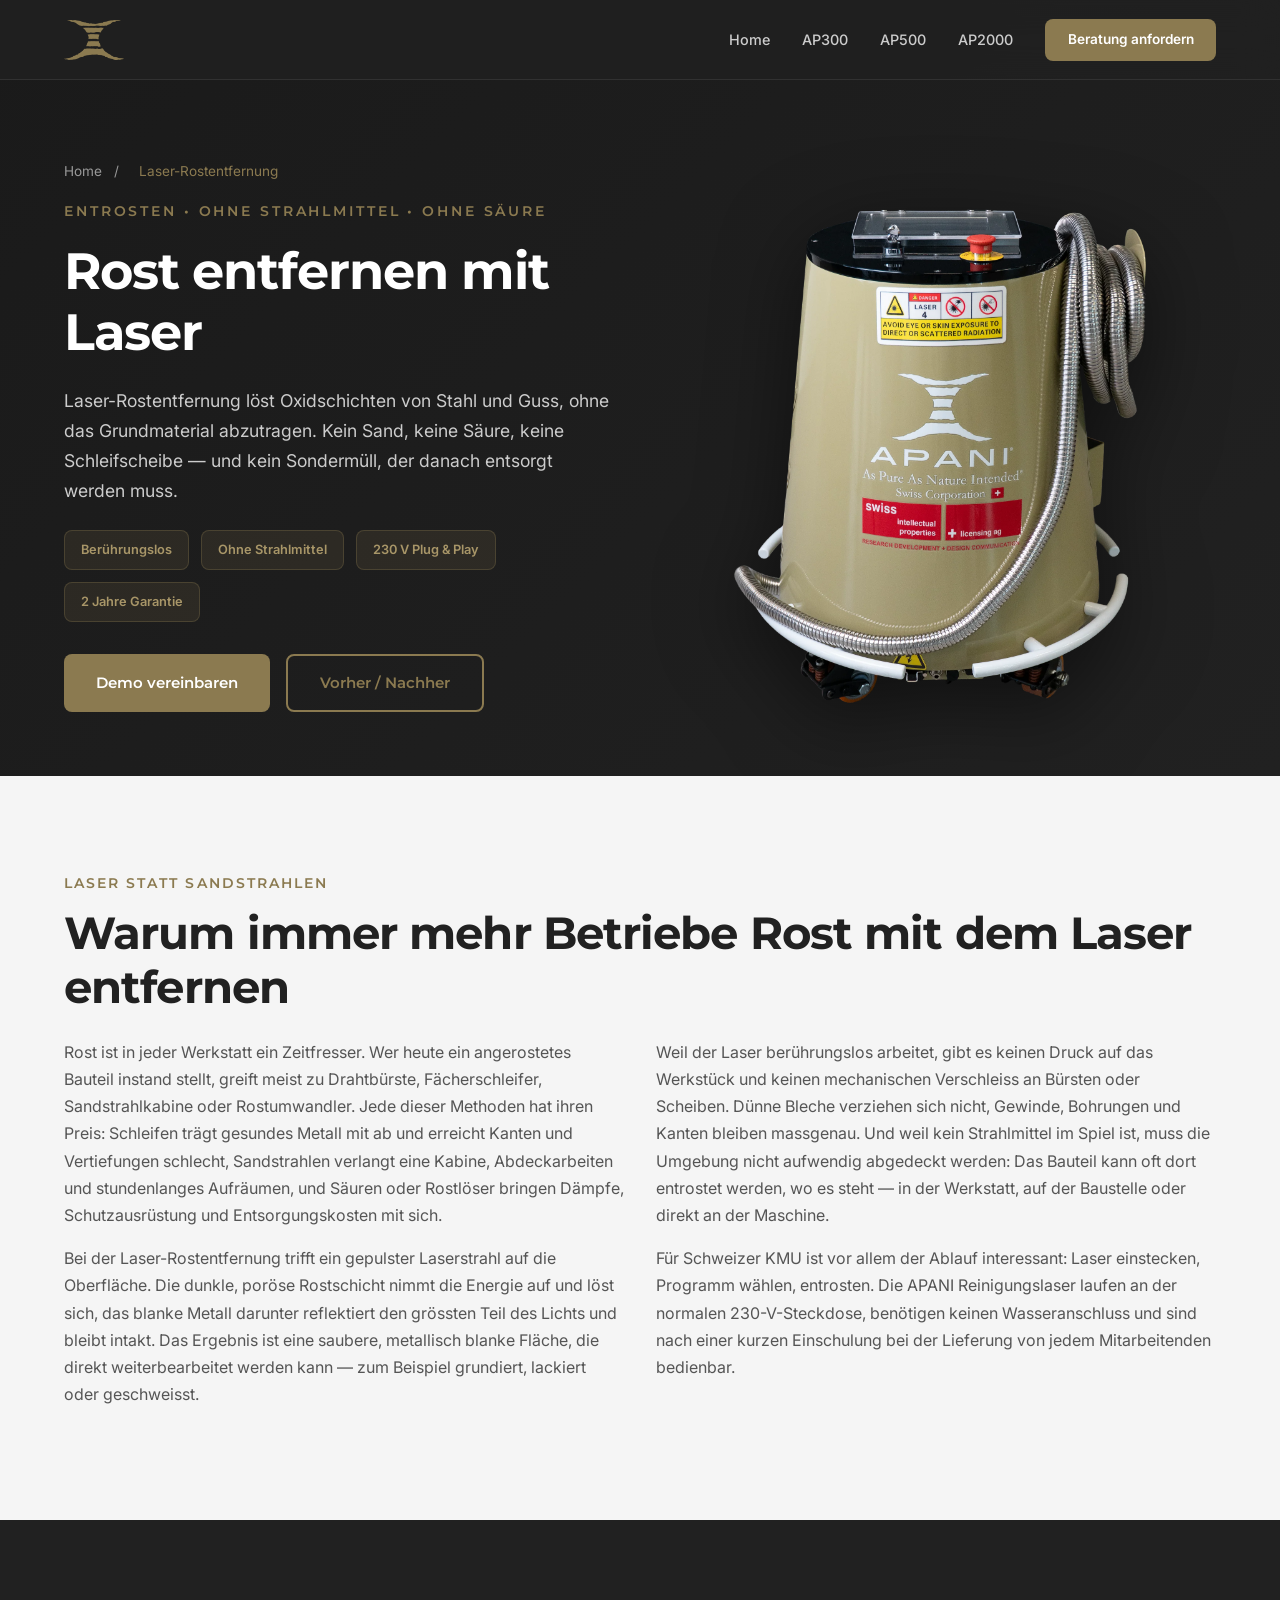
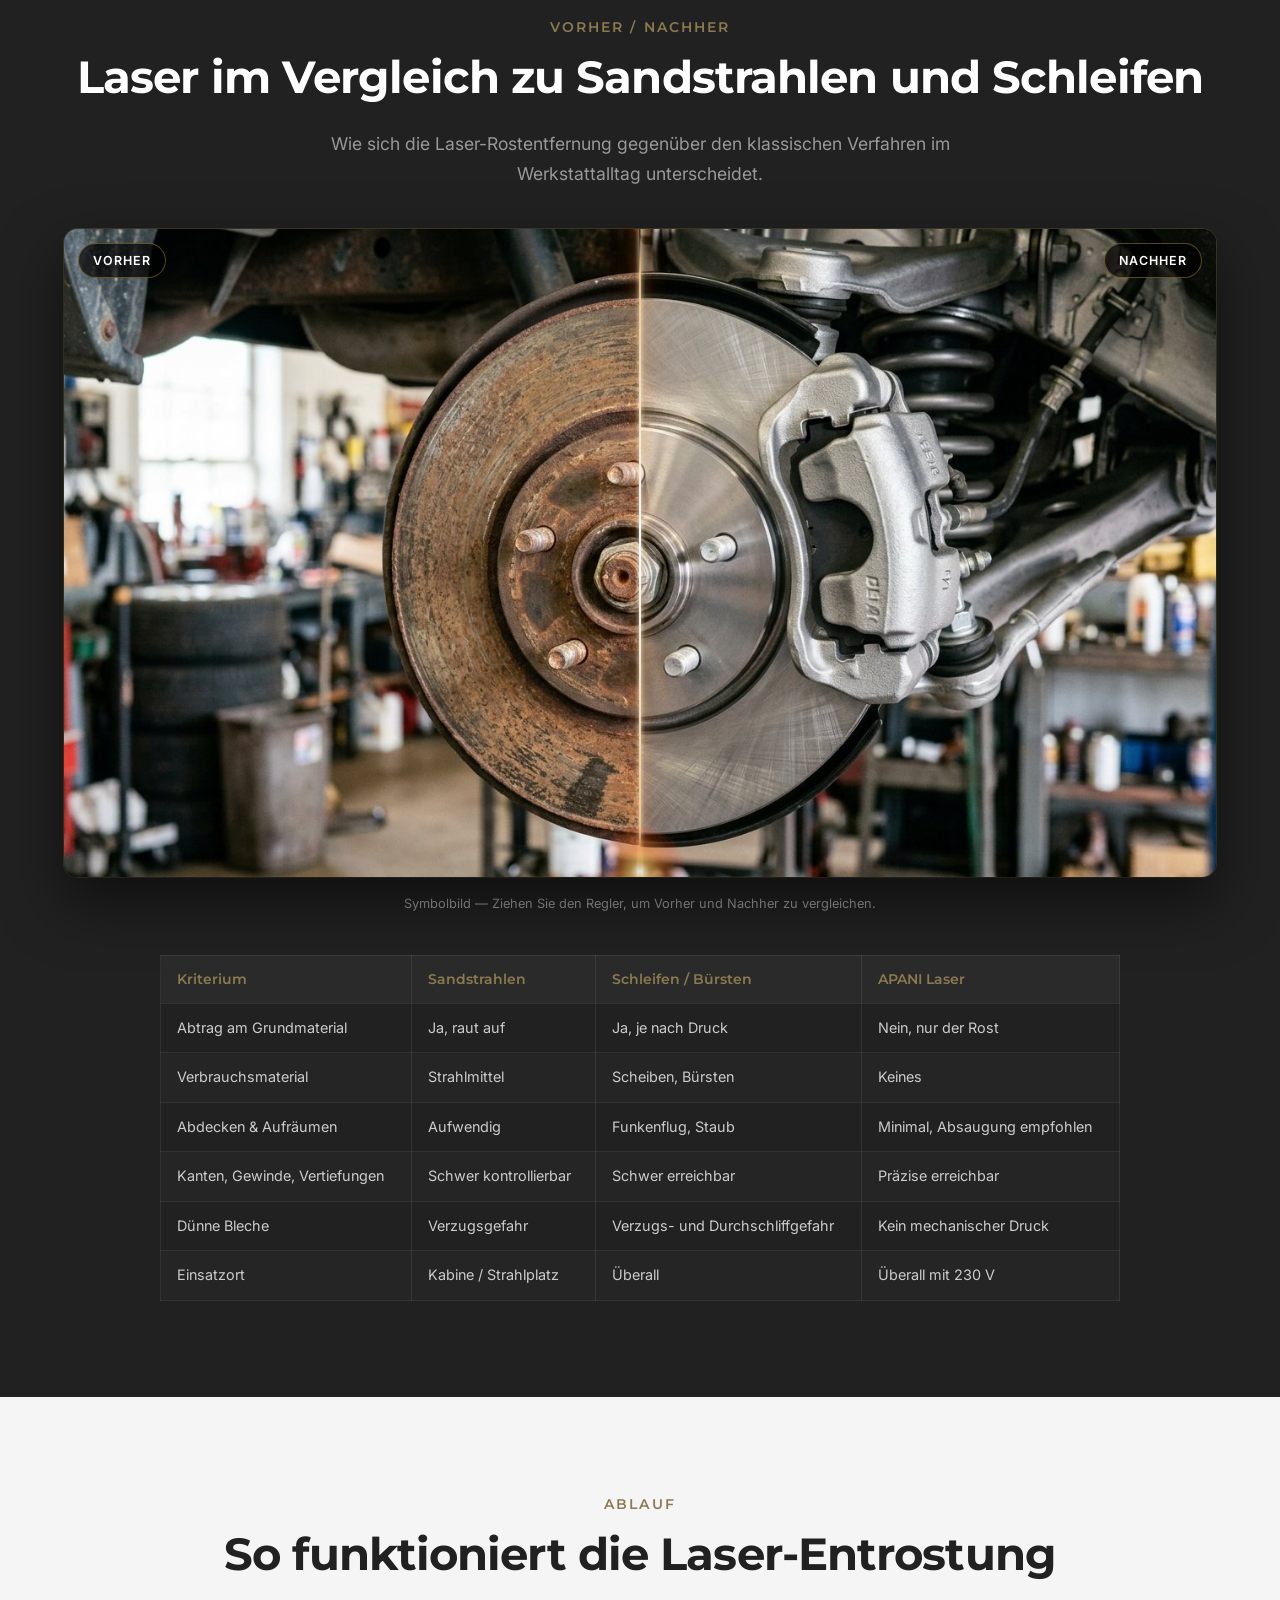
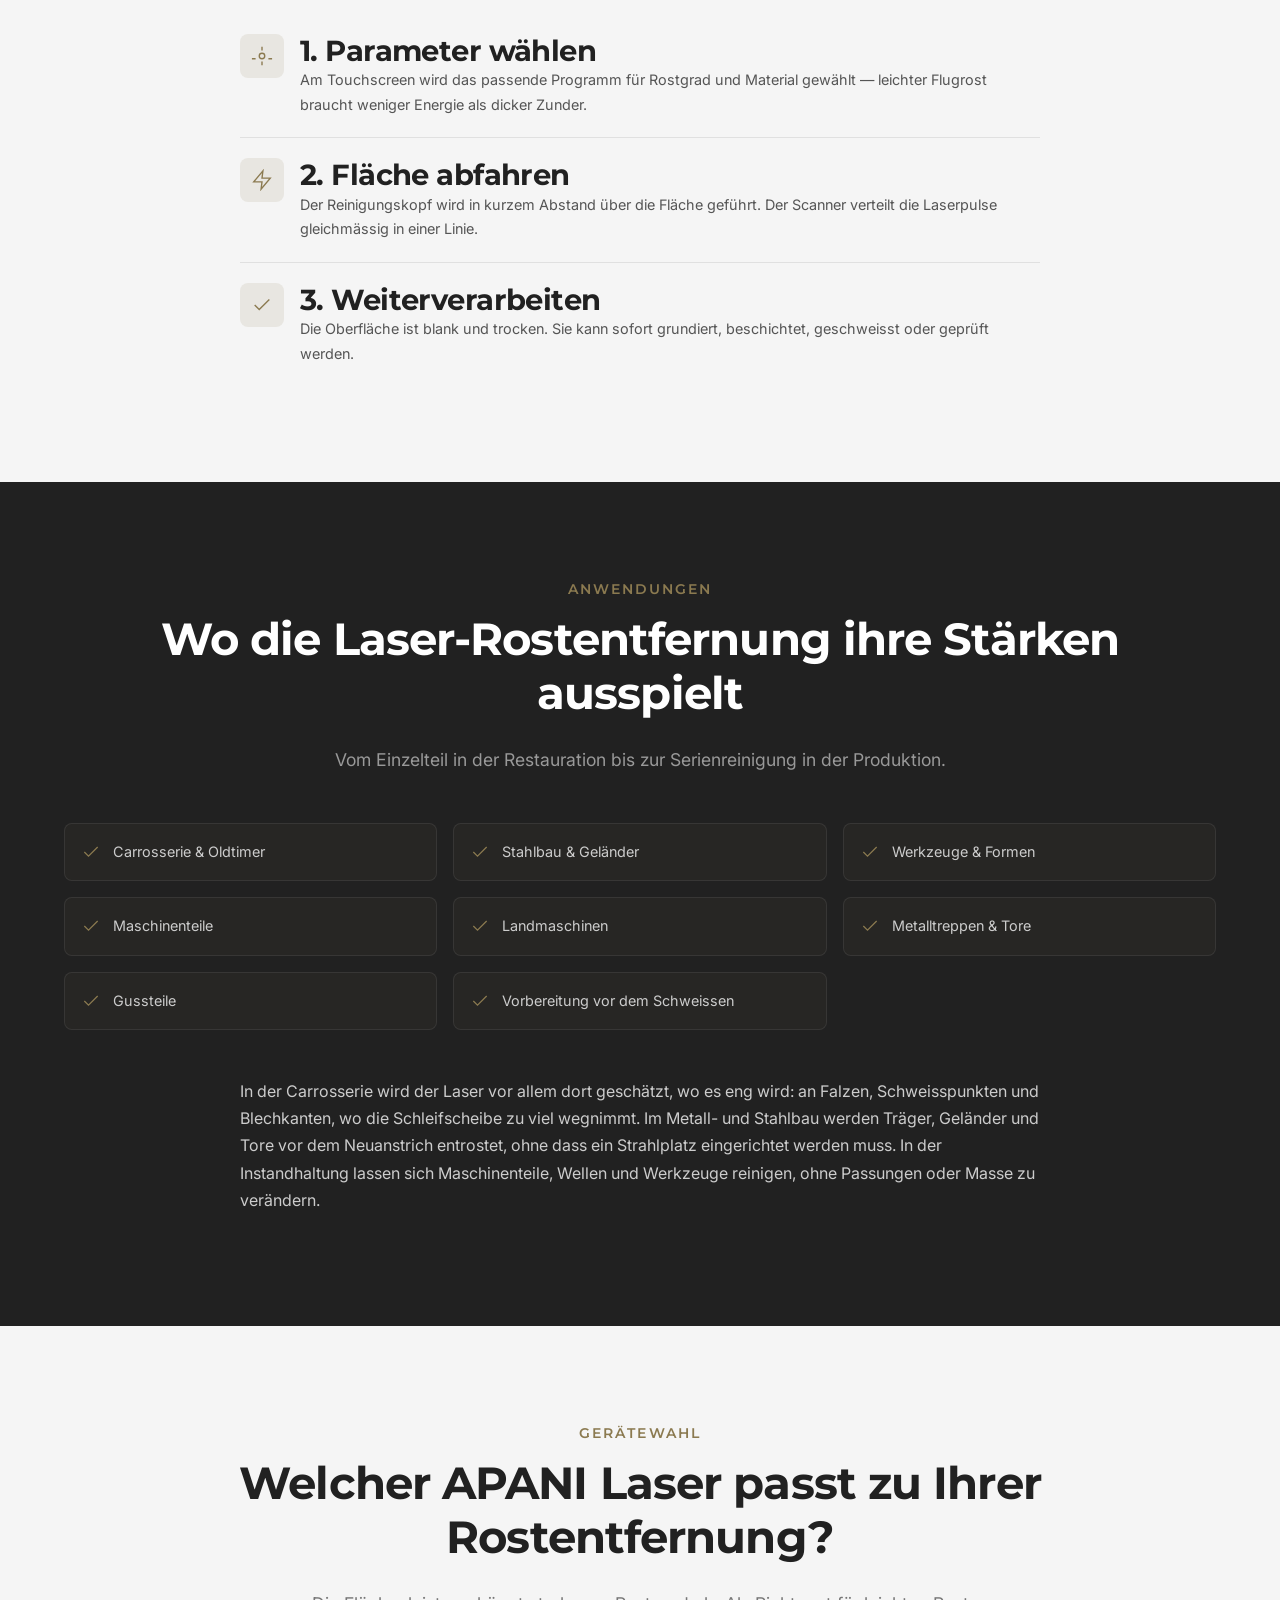
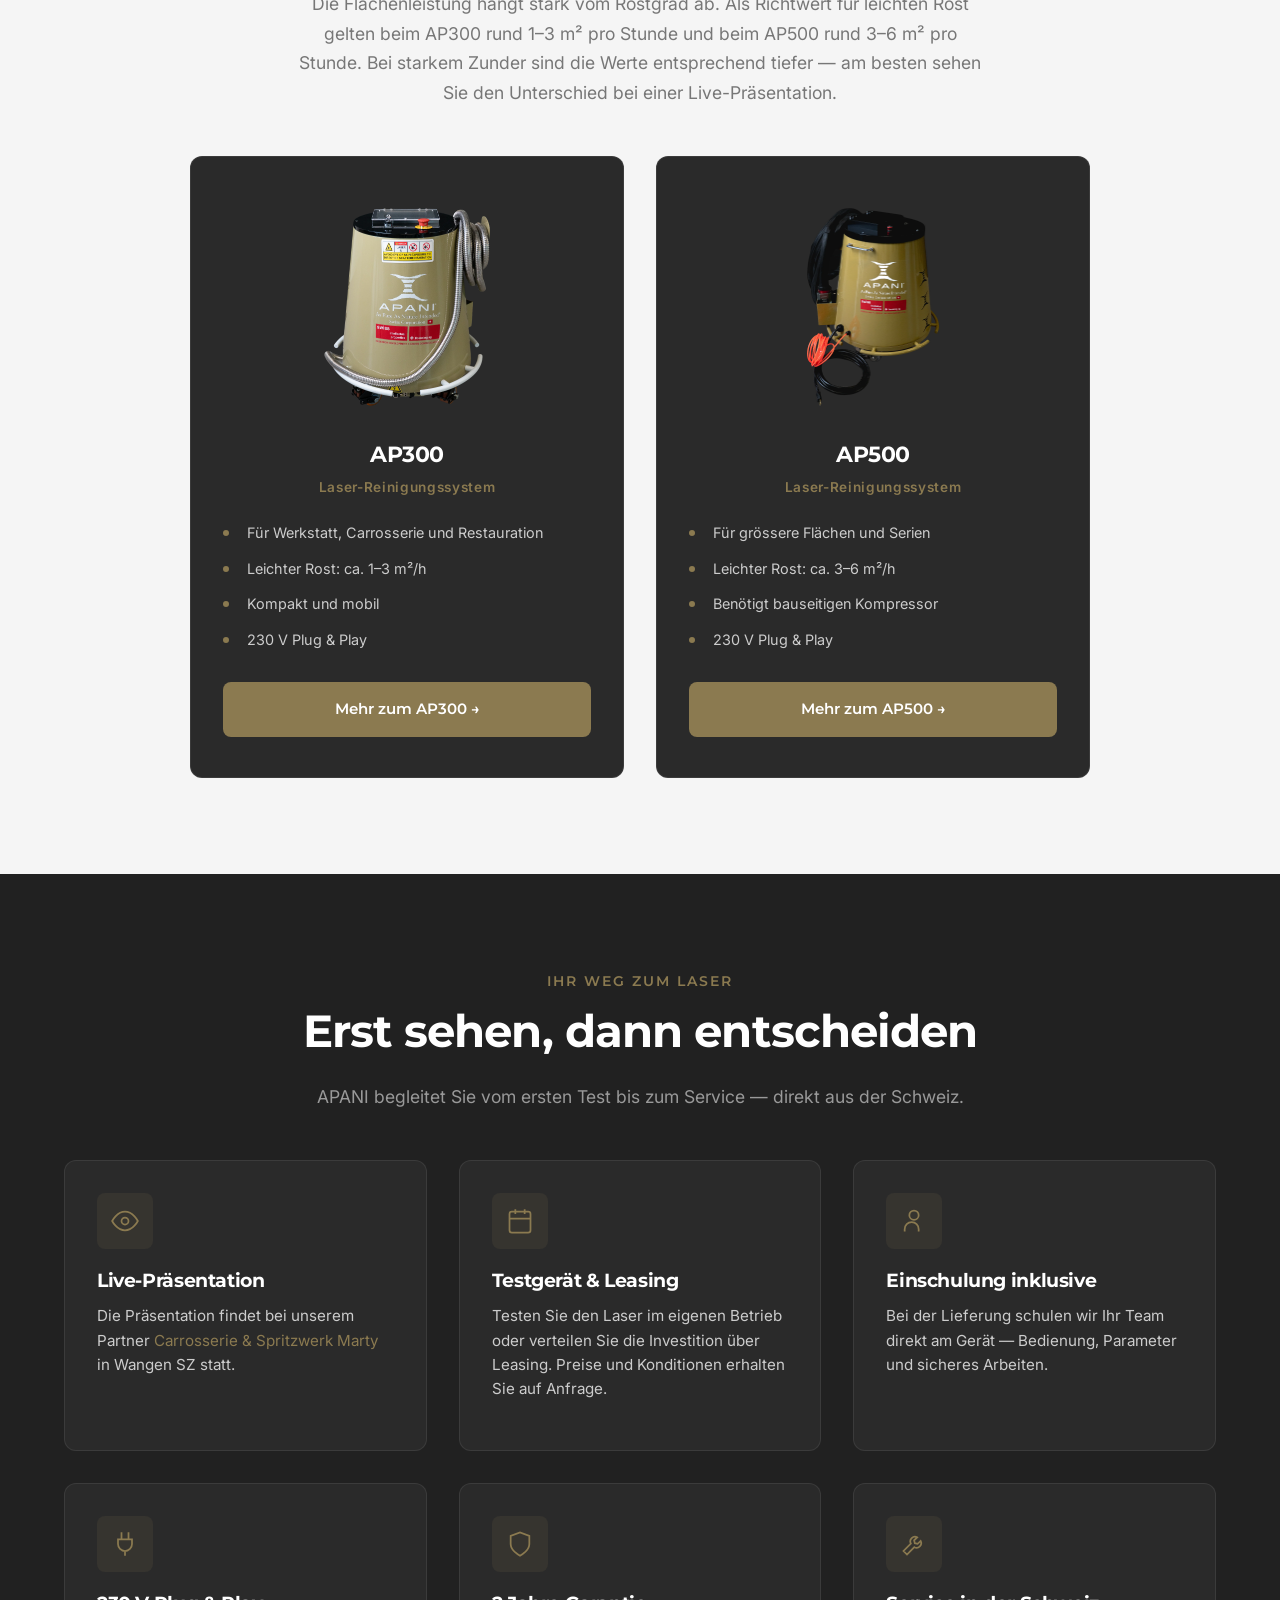
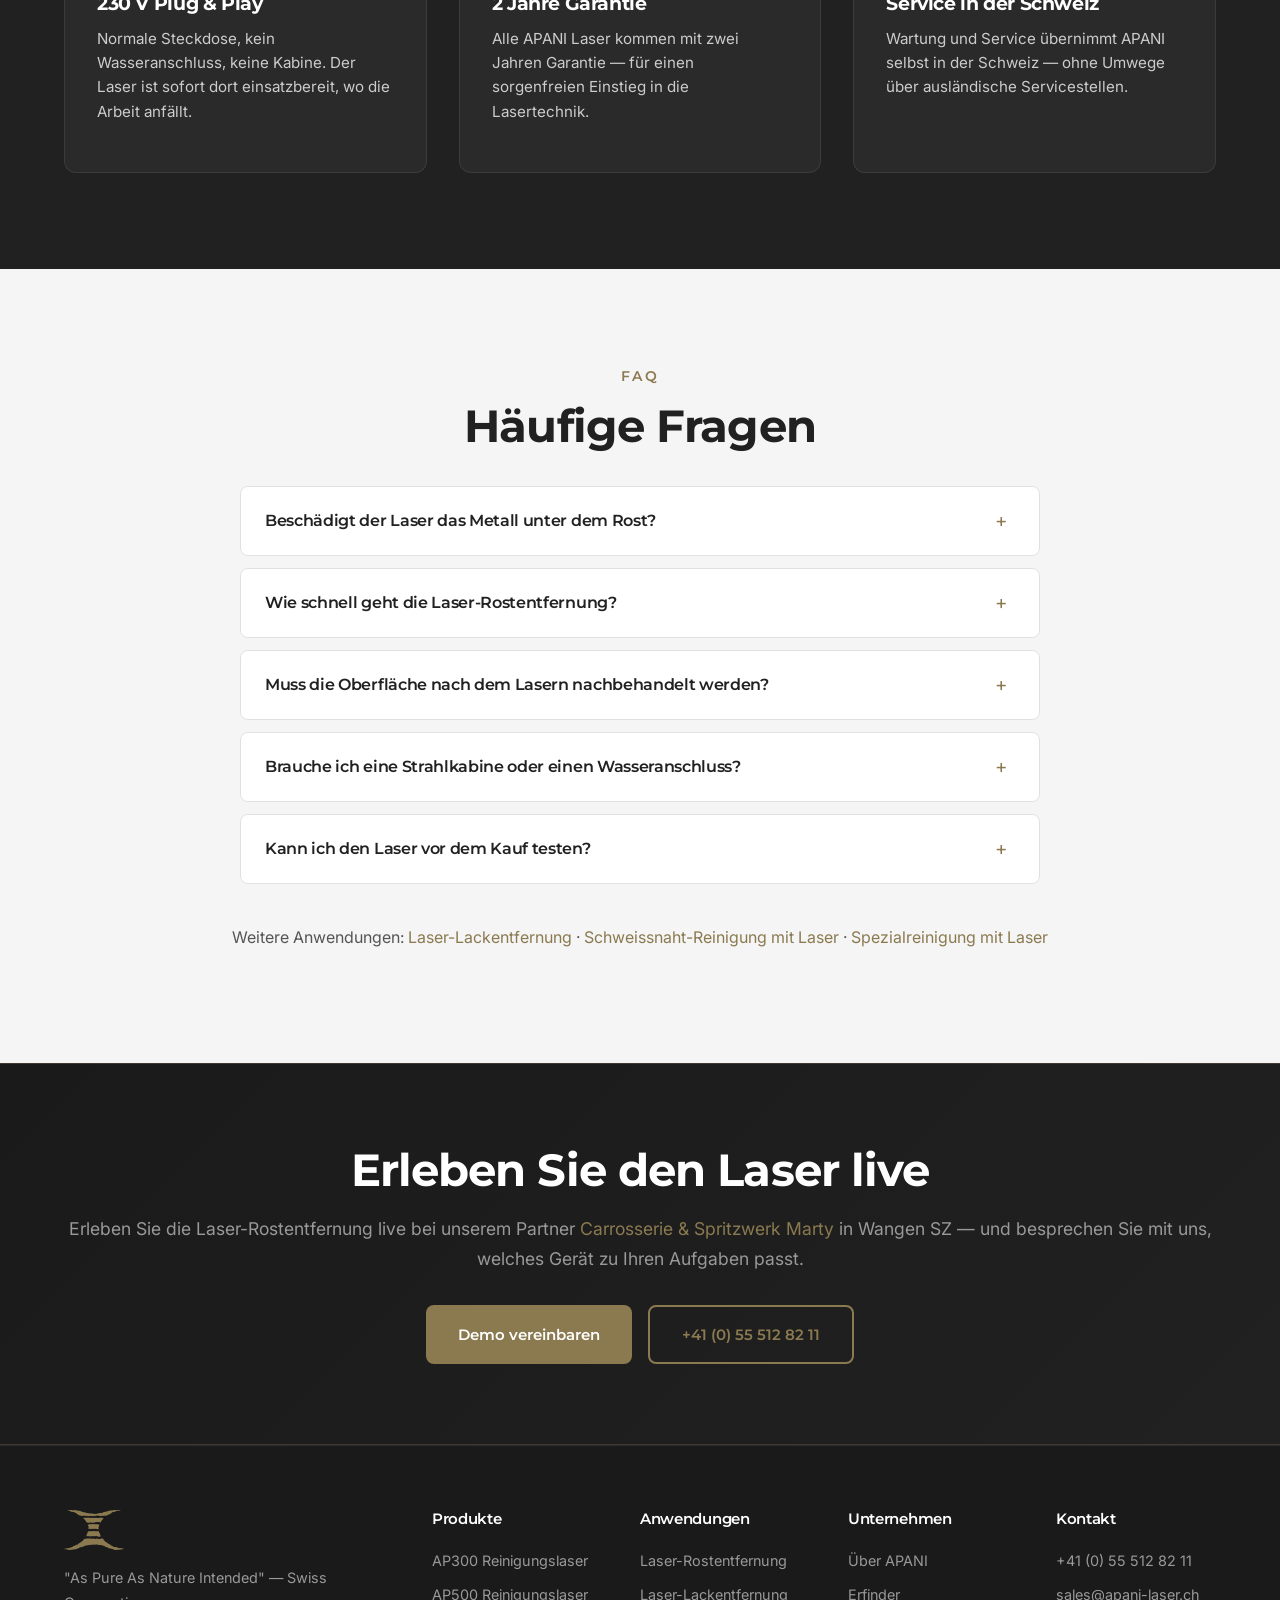
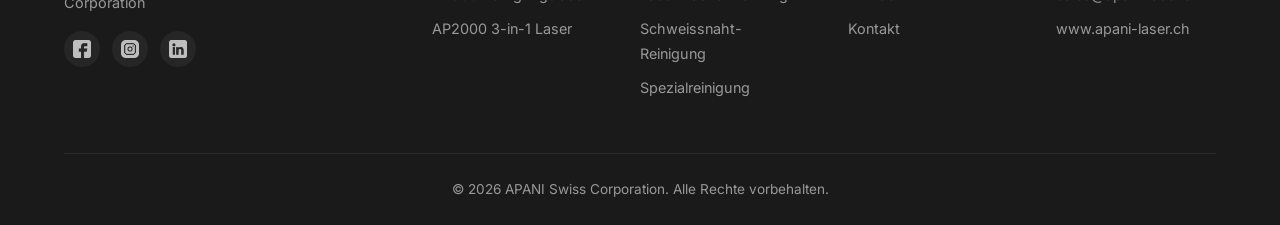
<file: laser-rostentfernung.html>
<!DOCTYPE html>
<html lang="de-CH">
<head>
  <meta charset="UTF-8">
  <meta name="viewport" content="width=device-width, initial-scale=1.0">
  <title>Laser-Rostentfernung — Rost entfernen ohne Sandstrahlen &amp; Chemie | APANI Schweiz</title>
  <meta name="description" content="Rost entfernen mit Laser: berührungslos, ohne Strahlmittel und ohne Säure. APANI Reinigungslaser AP300 und AP500 aus der Schweiz — Live-Präsentation, Testgerät und Leasing möglich.">
  <meta name="author" content="APANI Swiss Corporation">
  <meta name="robots" content="index, follow">
  <link rel="canonical" href="https://www.apani-laser.ch/laser-rostentfernung.html">
  <meta property="og:title" content="Laser-Rostentfernung — Rost entfernen ohne Sandstrahlen &amp; Chemie | APANI Schweiz">
  <meta property="og:description" content="Rost entfernen mit Laser: berührungslos, ohne Strahlmittel und ohne Säure. APANI Reinigungslaser AP300 und AP500 aus der Schweiz — Live-Präsentation, Testgerät und Leasing möglich.">
  <meta property="og:type" content="website">
  <meta property="og:url" content="https://www.apani-laser.ch/laser-rostentfernung.html">
  <meta property="og:image" content="https://www.apani-laser.ch/images/before-after/rost-nachher.jpg">
  <meta property="og:site_name" content="APANI Laser Technology">
  <meta property="og:locale" content="de_CH">
  <meta name="twitter:card" content="summary_large_image">
  <link rel="icon" type="image/png" href="images/favicon.png">
  <link rel="apple-touch-icon" href="images/webclip.png">
  <link rel="preconnect" href="https://fonts.googleapis.com">
  <link rel="preconnect" href="https://fonts.gstatic.com" crossorigin>
  <link href="https://fonts.googleapis.com/css2?family=Inter:wght@400;500;600;700&family=Montserrat:wght@600;700;800&display=swap" rel="stylesheet">
  <link rel="stylesheet" href="style.css">

  <!-- Google Analytics -->
  <script async src="https://www.googletagmanager.com/gtag/js?id=G-SNH6JK3H4Y"></script>
  <script>
    window.dataLayer = window.dataLayer || [];
    function gtag(){dataLayer.push(arguments);}
    gtag('js', new Date());
    gtag('config', 'G-SNH6JK3H4Y');
  </script>

  <script type="application/ld+json">
{
  "@context": "https://schema.org",
  "@type": "BreadcrumbList",
  "itemListElement": [
    {
      "@type": "ListItem",
      "position": 1,
      "name": "Home",
      "item": "https://www.apani-laser.ch/"
    },
    {
      "@type": "ListItem",
      "position": 2,
      "name": "Laser-Rostentfernung",
      "item": "https://www.apani-laser.ch/laser-rostentfernung.html"
    }
  ]
}
  </script>
  <script type="application/ld+json">
{
  "@context": "https://schema.org",
  "@type": "FAQPage",
  "mainEntity": [
    {
      "@type": "Question",
      "name": "Beschädigt der Laser das Metall unter dem Rost?",
      "acceptedAnswer": {
        "@type": "Answer",
        "text": "Nein, bei korrekt eingestellten Parametern nicht. Der Rost nimmt die Laserenergie deutlich stärker auf als das blanke Metall. Sobald die Oxidschicht entfernt ist, wird der grösste Teil des Lichts reflektiert. Bei der Einschulung zeigen wir, welche Einstellungen für welches Material passen."
      }
    },
    {
      "@type": "Question",
      "name": "Wie schnell geht die Laser-Rostentfernung?",
      "acceptedAnswer": {
        "@type": "Answer",
        "text": "Das hängt vom Rostgrad und von der Leistung ab. Als Richtwert für leichten Rost: AP300 ca. 1–3 m²/h, AP500 ca. 3–6 m²/h. Dicker Zunder oder mehrschichtige Korrosion braucht mehr Zeit. Bei kleinen, verwinkelten Teilen liegt der Vorteil weniger in den Quadratmetern als in der wegfallenden Nacharbeit."
      }
    },
    {
      "@type": "Question",
      "name": "Muss die Oberfläche nach dem Lasern nachbehandelt werden?",
      "acceptedAnswer": {
        "@type": "Answer",
        "text": "Blankes Stahlblech beginnt an der Luft wieder zu oxidieren. Deshalb wird die entrostete Fläche wie nach dem Strahlen zeitnah grundiert oder beschichtet. Schleifen oder Reinigen von Strahlmittelresten entfällt."
      }
    },
    {
      "@type": "Question",
      "name": "Brauche ich eine Strahlkabine oder einen Wasseranschluss?",
      "acceptedAnswer": {
        "@type": "Answer",
        "text": "Nein. Die APANI Reinigungslaser laufen an 230 V. Der AP500 benötigt zusätzlich einen bauseitigen Kompressor. Für den Rauch, der beim Abtragen entsteht, empfehlen wir eine Absaugung bzw. einen Filter."
      }
    },
    {
      "@type": "Question",
      "name": "Kann ich den Laser vor dem Kauf testen?",
      "acceptedAnswer": {
        "@type": "Answer",
        "text": "Ja. Die Live-Präsentation findet bei unserem Partner Carrosserie & Spritzwerk Marty in Wangen SZ statt. Zusätzlich bieten wir ein Testgerät sowie Leasing an."
      }
    }
  ]
}
  </script>
</head>
<body>

  <!-- ========== HEADER ========== -->
  <header class="site-header" role="banner">
    <div class="container header-inner">
      <a href="index.html" class="logo" aria-label="APANI Laser — Startseite">
        <img src="images/APANI-LOGO.png" alt="APANI Laser Logo" width="160" height="40">
      </a>
      <nav class="nav-links" role="navigation" aria-label="Hauptnavigation">
        <a href="index.html">Home</a>
        <a href="ap300.html">AP300</a>
        <a href="ap500.html">AP500</a>
        <a href="ap2000.html">AP2000</a>
        <a href="kontakt.html" class="nav-cta">Beratung anfordern</a>
      </nav>
      <button class="hamburger" aria-label="Menü öffnen" aria-expanded="false">
        <span></span><span></span><span></span>
      </button>
    </div>
  </header>

  <main>
    <!-- ========== HERO ========== -->
    <section class="product-hero">
      <div class="container">
        <nav class="breadcrumb" aria-label="Breadcrumb">
          <a href="index.html">Home</a>
          <span>/</span>
          <span class="current">Laser-Rostentfernung</span>
        </nav>

        <div class="product-hero-inner">
          <div class="product-hero-content fade-up">
            <div class="product-hero-tagline">ENTROSTEN &bull; OHNE STRAHLMITTEL &bull; OHNE SÄURE</div>
            <h1 class="product-hero-title">Rost entfernen mit Laser</h1>
            <p class="hero-lead">Laser-Rostentfernung löst Oxidschichten von Stahl und Guss, ohne das Grundmaterial abzutragen. Kein Sand, keine Säure, keine Schleifscheibe — und kein Sondermüll, der danach entsorgt werden muss.</p>
            <div class="product-hero-badges">
              <span class="spec-badge">Berührungslos</span>
              <span class="spec-badge">Ohne Strahlmittel</span>
              <span class="spec-badge">230 V Plug &amp; Play</span>
              <span class="spec-badge">2 Jahre Garantie</span>
            </div>
            <div class="btn-group">
              <a href="kontakt.html" class="btn btn-primary">Demo vereinbaren</a>
              <a href="#vergleich" class="btn btn-outline">Vorher / Nachher</a>
            </div>
          </div>
          <div class="product-hero-image fade-up">
            <img src="images/ap300/1.webp" alt="APANI AP300 Reinigungslaser für die Rostentfernung" loading="eager">
          </div>
        </div>
      </div>
    </section>

    <!-- ========== EINFÜHRUNG ========== -->
    <section class="section-light">
      <div class="container">
        <div class="fade-up">
          <span class="section-label">Laser statt Sandstrahlen</span>
          <h2 class="section-title">Warum immer mehr Betriebe Rost mit dem Laser entfernen</h2>
        </div>
        <div class="grid-2 fade-up" style="align-items: start;">
          <div>
            <p>Rost ist in jeder Werkstatt ein Zeitfresser. Wer heute ein angerostetes Bauteil instand stellt, greift meist zu Drahtbürste, Fächerschleifer, Sandstrahlkabine oder Rostumwandler. Jede dieser Methoden hat ihren Preis: Schleifen trägt gesundes Metall mit ab und erreicht Kanten und Vertiefungen schlecht, Sandstrahlen verlangt eine Kabine, Abdeckarbeiten und stundenlanges Aufräumen, und Säuren oder Rostlöser bringen Dämpfe, Schutzausrüstung und Entsorgungskosten mit sich.</p>
            <p>Bei der Laser-Rostentfernung trifft ein gepulster Laserstrahl auf die Oberfläche. Die dunkle, poröse Rostschicht nimmt die Energie auf und löst sich, das blanke Metall darunter reflektiert den grössten Teil des Lichts und bleibt intakt. Das Ergebnis ist eine saubere, metallisch blanke Fläche, die direkt weiterbearbeitet werden kann — zum Beispiel grundiert, lackiert oder geschweisst.</p>
          </div>
          <div>
            <p>Weil der Laser berührungslos arbeitet, gibt es keinen Druck auf das Werkstück und keinen mechanischen Verschleiss an Bürsten oder Scheiben. Dünne Bleche verziehen sich nicht, Gewinde, Bohrungen und Kanten bleiben massgenau. Und weil kein Strahlmittel im Spiel ist, muss die Umgebung nicht aufwendig abgedeckt werden: Das Bauteil kann oft dort entrostet werden, wo es steht — in der Werkstatt, auf der Baustelle oder direkt an der Maschine.</p>
            <p>Für Schweizer KMU ist vor allem der Ablauf interessant: Laser einstecken, Programm wählen, entrosten. Die APANI Reinigungslaser laufen an der normalen 230-V-Steckdose, benötigen keinen Wasseranschluss und sind nach einer kurzen Einschulung bei der Lieferung von jedem Mitarbeitenden bedienbar.</p>
          </div>
        </div>
      </div>
    </section>

    <!-- ========== VORHER / NACHHER + VERGLEICH ========== -->
    <section class="section-dark" id="vergleich">
      <div class="container">
        <div class="text-center fade-up">
          <span class="section-label">Vorher / Nachher</span>
          <h2 class="section-title">Laser im Vergleich zu Sandstrahlen und Schleifen</h2>
          <p class="section-subtitle" style="margin: 0 auto;">Wie sich die Laser-Rostentfernung gegenüber den klassischen Verfahren im Werkstattalltag unterscheidet.</p>
        </div>
        <div class="ba-slider fade-up" data-before="images/before-after/rost-vorher.jpg" data-after="images/before-after/rost-nachher.jpg" data-label-before="Vorher" data-label-after="Nachher" aria-label="Vorher Nachher Vergleich Rostentfernung"></div>
        <p class="ba-caption">Symbolbild — Ziehen Sie den Regler, um Vorher und Nachher zu vergleichen.</p>
        <div class="fade-up table-scroll" style="max-width: 960px; margin: 0 auto;">
          <table class="comparison-table">
            <thead><tr><th>Kriterium</th><th>Sandstrahlen</th><th>Schleifen / Bürsten</th><th>APANI Laser</th></tr></thead>
            <tbody>
              <tr><td data-label="Kriterium">Abtrag am Grundmaterial</td><td data-label="Sandstrahlen">Ja, raut auf</td><td data-label="Schleifen / Bürsten">Ja, je nach Druck</td><td data-label="APANI Laser">Nein, nur der Rost</td></tr>
              <tr><td data-label="Kriterium">Verbrauchsmaterial</td><td data-label="Sandstrahlen">Strahlmittel</td><td data-label="Schleifen / Bürsten">Scheiben, Bürsten</td><td data-label="APANI Laser">Keines</td></tr>
              <tr><td data-label="Kriterium">Abdecken &amp; Aufräumen</td><td data-label="Sandstrahlen">Aufwendig</td><td data-label="Schleifen / Bürsten">Funkenflug, Staub</td><td data-label="APANI Laser">Minimal, Absaugung empfohlen</td></tr>
              <tr><td data-label="Kriterium">Kanten, Gewinde, Vertiefungen</td><td data-label="Sandstrahlen">Schwer kontrollierbar</td><td data-label="Schleifen / Bürsten">Schwer erreichbar</td><td data-label="APANI Laser">Präzise erreichbar</td></tr>
              <tr><td data-label="Kriterium">Dünne Bleche</td><td data-label="Sandstrahlen">Verzugsgefahr</td><td data-label="Schleifen / Bürsten">Verzugs- und Durchschliffgefahr</td><td data-label="APANI Laser">Kein mechanischer Druck</td></tr>
              <tr><td data-label="Kriterium">Einsatzort</td><td data-label="Sandstrahlen">Kabine / Strahlplatz</td><td data-label="Schleifen / Bürsten">Überall</td><td data-label="APANI Laser">Überall mit 230 V</td></tr>
            </tbody>
          </table>
        </div>
      </div>
    </section>

    <!-- ========== ABLAUF ========== -->
    <section class="section-light">
      <div class="container">
        <div class="text-center fade-up">
          <span class="section-label">Ablauf</span>
          <h2 class="section-title">So funktioniert die Laser-Entrostung</h2>
        </div>
        <div class="fade-up" style="max-width: 800px; margin: 2rem auto 0;">
          <div class="advantage-item">
            <div class="advantage-icon"><svg viewBox="0 0 24 24"><circle cx="12" cy="12" r="3"/><path d="M12 2v4m0 12v4m-7-7H1m22 0h-4"/></svg></div>
            <div>
              <h3>1. Parameter wählen</h3>
              <p>Am Touchscreen wird das passende Programm für Rostgrad und Material gewählt — leichter Flugrost braucht weniger Energie als dicker Zunder.</p>
            </div>
          </div>
          <div class="advantage-item">
            <div class="advantage-icon"><svg viewBox="0 0 24 24"><polygon points="13 2 3 14 12 14 11 22 21 10 12 10"/></svg></div>
            <div>
              <h3>2. Fläche abfahren</h3>
              <p>Der Reinigungskopf wird in kurzem Abstand über die Fläche geführt. Der Scanner verteilt die Laserpulse gleichmässig in einer Linie.</p>
            </div>
          </div>
          <div class="advantage-item">
            <div class="advantage-icon"><svg viewBox="0 0 24 24"><path d="M20 6L9 17l-5-5"/></svg></div>
            <div>
              <h3>3. Weiterverarbeiten</h3>
              <p>Die Oberfläche ist blank und trocken. Sie kann sofort grundiert, beschichtet, geschweisst oder geprüft werden.</p>
            </div>
          </div>
        </div>
      </div>
    </section>

    <!-- ========== ANWENDUNGEN ========== -->
    <section class="section-dark">
      <div class="container">
        <div class="text-center fade-up">
          <span class="section-label">Anwendungen</span>
          <h2 class="section-title">Wo die Laser-Rostentfernung ihre Stärken ausspielt</h2>
          <p class="section-subtitle" style="margin: 0 auto 3rem;">Vom Einzelteil in der Restauration bis zur Serienreinigung in der Produktion.</p>
        </div>
        <div class="use-cases-list fade-up">
          <div class="use-case-item"><svg viewBox="0 0 24 24"><path d="M20 6L9 17l-5-5"/></svg> Carrosserie &amp; Oldtimer</div>
          <div class="use-case-item"><svg viewBox="0 0 24 24"><path d="M20 6L9 17l-5-5"/></svg> Stahlbau &amp; Geländer</div>
          <div class="use-case-item"><svg viewBox="0 0 24 24"><path d="M20 6L9 17l-5-5"/></svg> Werkzeuge &amp; Formen</div>
          <div class="use-case-item"><svg viewBox="0 0 24 24"><path d="M20 6L9 17l-5-5"/></svg> Maschinenteile</div>
          <div class="use-case-item"><svg viewBox="0 0 24 24"><path d="M20 6L9 17l-5-5"/></svg> Landmaschinen</div>
          <div class="use-case-item"><svg viewBox="0 0 24 24"><path d="M20 6L9 17l-5-5"/></svg> Metalltreppen &amp; Tore</div>
          <div class="use-case-item"><svg viewBox="0 0 24 24"><path d="M20 6L9 17l-5-5"/></svg> Gussteile</div>
          <div class="use-case-item"><svg viewBox="0 0 24 24"><path d="M20 6L9 17l-5-5"/></svg> Vorbereitung vor dem Schweissen</div>
        </div>
        <div class="fade-up" style="max-width: 800px; margin: 3rem auto 0;">
          <p>In der Carrosserie wird der Laser vor allem dort geschätzt, wo es eng wird: an Falzen, Schweisspunkten und Blechkanten, wo die Schleifscheibe zu viel wegnimmt. Im Metall- und Stahlbau werden Träger, Geländer und Tore vor dem Neuanstrich entrostet, ohne dass ein Strahlplatz eingerichtet werden muss. In der Instandhaltung lassen sich Maschinenteile, Wellen und Werkzeuge reinigen, ohne Passungen oder Masse zu verändern.</p>
        </div>
      </div>
    </section>

    <!-- ========== PRODUKTE ========== -->
    <section class="section-light">
      <div class="container">
        <div class="text-center fade-up">
          <span class="section-label">Gerätewahl</span>
          <h2 class="section-title">Welcher APANI Laser passt zu Ihrer Rostentfernung?</h2>
          <p class="section-subtitle" style="margin: 0 auto 3rem;">Die Flächenleistung hängt stark vom Rostgrad ab. Als Richtwert für leichten Rost gelten beim AP300 rund 1–3 m² pro Stunde und beim AP500 rund 3–6 m² pro Stunde. Bei starkem Zunder sind die Werte entsprechend tiefer — am besten sehen Sie den Unterschied bei einer Live-Präsentation.</p>
        </div>
        <div class="grid-2 fade-up" style="max-width: 900px; margin: 0 auto;">
          <div class="product-card">
            <div class="product-card-image">
              <img src="images/ap300/1.webp" alt="APANI AP300 Laser-Reinigungssystem" loading="lazy">
            </div>
            <h3>AP300</h3>
            <span class="product-type">Laser-Reinigungssystem</span>
            <ul>
              <li>Für Werkstatt, Carrosserie und Restauration</li>
              <li>Leichter Rost: ca. 1–3 m²/h</li>
              <li>Kompakt und mobil</li>
              <li>230 V Plug &amp; Play</li>
            </ul>
            <a class="btn btn-primary" href="ap300.html">Mehr zum AP300 &rarr;</a>
          </div>
          <div class="product-card">
            <div class="product-card-image">
              <img src="images/ap500/4.webp" alt="APANI AP500 Laser-Reinigungssystem" loading="lazy">
            </div>
            <h3>AP500</h3>
            <span class="product-type">Laser-Reinigungssystem</span>
            <ul>
              <li>Für grössere Flächen und Serien</li>
              <li>Leichter Rost: ca. 3–6 m²/h</li>
              <li>Benötigt bauseitigen Kompressor</li>
              <li>230 V Plug &amp; Play</li>
            </ul>
            <a class="btn btn-primary" href="ap500.html">Mehr zum AP500 &rarr;</a>
          </div>
        </div>
      </div>
    </section>

    <!-- ========== SO KOMMEN SIE ZU IHREM LASER ========== -->
    <section class="section-dark">
      <div class="container">
        <div class="text-center fade-up">
          <span class="section-label">Ihr Weg zum Laser</span>
          <h2 class="section-title">Erst sehen, dann entscheiden</h2>
          <p class="section-subtitle" style="margin: 0 auto 3rem;">APANI begleitet Sie vom ersten Test bis zum Service — direkt aus der Schweiz.</p>
        </div>
        <div class="grid-3 fade-up">
          <div class="card">
            <div class="card-icon"><svg viewBox="0 0 24 24"><path d="M1 12s4-8 11-8 11 8 11 8-4 8-11 8S1 12 1 12z"/><circle cx="12" cy="12" r="3"/></svg></div>
            <h3>Live-Präsentation</h3>
            <p>Die Präsentation findet bei unserem Partner <a href="https://www.cs-marty.ch/" class="text-gold" target="_blank" rel="noopener">Carrosserie &amp; Spritzwerk Marty</a> in Wangen SZ statt.</p>
          </div>
          <div class="card">
            <div class="card-icon"><svg viewBox="0 0 24 24"><rect x="3" y="4" width="18" height="18" rx="2"/><path d="M16 2v4M8 2v4M3 10h18"/></svg></div>
            <h3>Testgerät &amp; Leasing</h3>
            <p>Testen Sie den Laser im eigenen Betrieb oder verteilen Sie die Investition über Leasing. Preise und Konditionen erhalten Sie auf Anfrage.</p>
          </div>
          <div class="card">
            <div class="card-icon"><svg viewBox="0 0 24 24"><circle cx="12" cy="7" r="4"/><path d="M4 21v-2a6 6 0 0 1 12 0v2"/></svg></div>
            <h3>Einschulung inklusive</h3>
            <p>Bei der Lieferung schulen wir Ihr Team direkt am Gerät — Bedienung, Parameter und sicheres Arbeiten.</p>
          </div>
          <div class="card">
            <div class="card-icon"><svg viewBox="0 0 24 24"><path d="M9 2v6m6-6v6M6 8h12v4a6 6 0 0 1-12 0V8zm6 10v4"/></svg></div>
            <h3>230 V Plug &amp; Play</h3>
            <p>Normale Steckdose, kein Wasseranschluss, keine Kabine. Der Laser ist sofort dort einsatzbereit, wo die Arbeit anfällt.</p>
          </div>
          <div class="card">
            <div class="card-icon"><svg viewBox="0 0 24 24"><path d="M12 22s8-4 8-10V5l-8-3-8 3v7c0 6 8 10 8 10z"/></svg></div>
            <h3>2 Jahre Garantie</h3>
            <p>Alle APANI Laser kommen mit zwei Jahren Garantie — für einen sorgenfreien Einstieg in die Lasertechnik.</p>
          </div>
          <div class="card">
            <div class="card-icon"><svg viewBox="0 0 24 24"><path d="M14.7 6.3a4 4 0 0 0-5.4 5.4L3 18l3 3 6.3-6.3a4 4 0 0 0 5.4-5.4l-2.6 2.6-2.4-.6-.6-2.4z"/></svg></div>
            <h3>Service in der Schweiz</h3>
            <p>Wartung und Service übernimmt APANI selbst in der Schweiz — ohne Umwege über ausländische Servicestellen.</p>
          </div>
        </div>
      </div>
    </section>

    <!-- ========== FAQ ========== -->
    <section class="section-light" id="faq">
      <div class="container">
        <div class="text-center fade-up">
          <span class="section-label">FAQ</span>
          <h2 class="section-title">Häufige Fragen</h2>
        </div>
        <div class="fade-up" style="max-width: 800px; margin: 2rem auto 0;">
          <div class="faq-item">
            <div class="faq-question">
              <h3 class="faq-q">Beschädigt der Laser das Metall unter dem Rost?</h3>
              <span class="faq-toggle">+</span>
            </div>
            <div class="faq-answer">
              <div class="faq-answer-inner">
                <p>Nein, bei korrekt eingestellten Parametern nicht. Der Rost nimmt die Laserenergie deutlich stärker auf als das blanke Metall. Sobald die Oxidschicht entfernt ist, wird der grösste Teil des Lichts reflektiert. Bei der Einschulung zeigen wir, welche Einstellungen für welches Material passen.</p>
              </div>
            </div>
          </div>
          <div class="faq-item">
            <div class="faq-question">
              <h3 class="faq-q">Wie schnell geht die Laser-Rostentfernung?</h3>
              <span class="faq-toggle">+</span>
            </div>
            <div class="faq-answer">
              <div class="faq-answer-inner">
                <p>Das hängt vom Rostgrad und von der Leistung ab. Als Richtwert für leichten Rost: AP300 ca. 1–3 m²/h, AP500 ca. 3–6 m²/h. Dicker Zunder oder mehrschichtige Korrosion braucht mehr Zeit. Bei kleinen, verwinkelten Teilen liegt der Vorteil weniger in den Quadratmetern als in der wegfallenden Nacharbeit.</p>
              </div>
            </div>
          </div>
          <div class="faq-item">
            <div class="faq-question">
              <h3 class="faq-q">Muss die Oberfläche nach dem Lasern nachbehandelt werden?</h3>
              <span class="faq-toggle">+</span>
            </div>
            <div class="faq-answer">
              <div class="faq-answer-inner">
                <p>Blankes Stahlblech beginnt an der Luft wieder zu oxidieren. Deshalb wird die entrostete Fläche wie nach dem Strahlen zeitnah grundiert oder beschichtet. Schleifen oder Reinigen von Strahlmittelresten entfällt.</p>
              </div>
            </div>
          </div>
          <div class="faq-item">
            <div class="faq-question">
              <h3 class="faq-q">Brauche ich eine Strahlkabine oder einen Wasseranschluss?</h3>
              <span class="faq-toggle">+</span>
            </div>
            <div class="faq-answer">
              <div class="faq-answer-inner">
                <p>Nein. Die APANI Reinigungslaser laufen an 230 V. Der AP500 benötigt zusätzlich einen bauseitigen Kompressor. Für den Rauch, der beim Abtragen entsteht, empfehlen wir eine Absaugung bzw. einen Filter.</p>
              </div>
            </div>
          </div>
          <div class="faq-item">
            <div class="faq-question">
              <h3 class="faq-q">Kann ich den Laser vor dem Kauf testen?</h3>
              <span class="faq-toggle">+</span>
            </div>
            <div class="faq-answer">
              <div class="faq-answer-inner">
                <p>Ja. Die Live-Präsentation findet bei unserem Partner Carrosserie &amp; Spritzwerk Marty in Wangen SZ statt. Zusätzlich bieten wir ein Testgerät sowie Leasing an.</p>
              </div>
            </div>
          </div>
        </div>
        <p class="text-center fade-up" style="margin-top: 2.5rem;">Weitere Anwendungen: <a href="laser-lackentfernung.html" class="text-gold">Laser-Lackentfernung</a> · <a href="schweissnaht-reinigung-laser.html" class="text-gold">Schweissnaht-Reinigung mit Laser</a> · <a href="spezialreinigung-laser.html" class="text-gold">Spezialreinigung mit Laser</a></p>
      </div>
    </section>

    <!-- ========== CTA BANNER ========== -->
    <section class="cta-banner">
      <div class="container fade-up">
        <h2>Erleben Sie den Laser live</h2>
        <p>Erleben Sie die Laser-Rostentfernung live bei unserem Partner <a href="https://www.cs-marty.ch/" class="text-gold" target="_blank" rel="noopener">Carrosserie &amp; Spritzwerk Marty</a> in Wangen SZ — und besprechen Sie mit uns, welches Gerät zu Ihren Aufgaben passt.</p>
        <div class="btn-group">
          <a href="kontakt.html" class="btn btn-primary">Demo vereinbaren</a>
          <a href="tel:+41555128211" class="btn btn-outline">+41 (0) 55 512 82 11</a>
        </div>
      </div>
    </section>
  </main>

  <!-- ========== FOOTER ========== -->
  <footer class="site-footer" role="contentinfo">
    <div class="container">
      <div class="footer-grid">
        <div class="footer-brand">
          <a href="index.html" class="logo">
            <img src="images/APANI-LOGO.png" alt="APANI Logo" width="140" height="35">
          </a>
          <p>"As Pure As Nature Intended" — Swiss Corporation</p>
          <div class="footer-social">
            <a href="https://www.facebook.com/AsPureAsNatureIntended/" target="_blank" rel="noopener" aria-label="APANI auf Facebook"><img src="images/Apani-FB.png" alt="Facebook"></a>
            <a href="https://www.instagram.com/apanilaser/" target="_blank" rel="noopener" aria-label="APANI auf Instagram"><img src="images/Apani-Instagram.png" alt="Instagram"></a>
            <a href="https://www.linkedin.com/company/apani" target="_blank" rel="noopener" aria-label="APANI auf LinkedIn"><img src="images/Apani-Linkedin.png" alt="LinkedIn"></a>
          </div>
        </div>
        <div class="footer-col">
          <h4>Produkte</h4>
          <a href="ap300.html">AP300 Reinigungslaser</a>
          <a href="ap500.html">AP500 Reinigungslaser</a>
          <a href="ap2000.html">AP2000 3-in-1 Laser</a>
        </div>
        <div class="footer-col">
          <h4>Anwendungen</h4>
          <a href="laser-rostentfernung.html">Laser-Rostentfernung</a>
          <a href="laser-lackentfernung.html">Laser-Lackentfernung</a>
          <a href="schweissnaht-reinigung-laser.html">Schweissnaht-Reinigung</a>
          <a href="spezialreinigung-laser.html">Spezialreinigung</a>
        </div>
        <div class="footer-col">
          <h4>Unternehmen</h4>
          <a href="index.html#ueber">Über APANI</a>
          <a href="erfinder.html">Erfinder</a>
          <a href="kontakt.html">Kontakt</a>
        </div>
        <div class="footer-col">
          <h4>Kontakt</h4>
          <a href="tel:+41555128211">+41 (0) 55 512 82 11</a>
          <a href="mailto:sales@apani-laser.ch">sales@apani-laser.ch</a>
          <a href="https://www.apani-laser.ch">www.apani-laser.ch</a>
        </div>
      </div>
      <div class="footer-bottom">
        &copy; 2026 APANI Swiss Corporation. Alle Rechte vorbehalten.
      </div>
    </div>
  </footer>

  <button class="back-to-top" aria-label="Nach oben scrollen">
    <svg viewBox="0 0 24 24" fill="none" stroke="currentColor" stroke-width="2"><polyline points="18 15 12 9 6 15"/></svg>
  </button>

  <script src="main.js"></script>
</body>
</html>
</file>
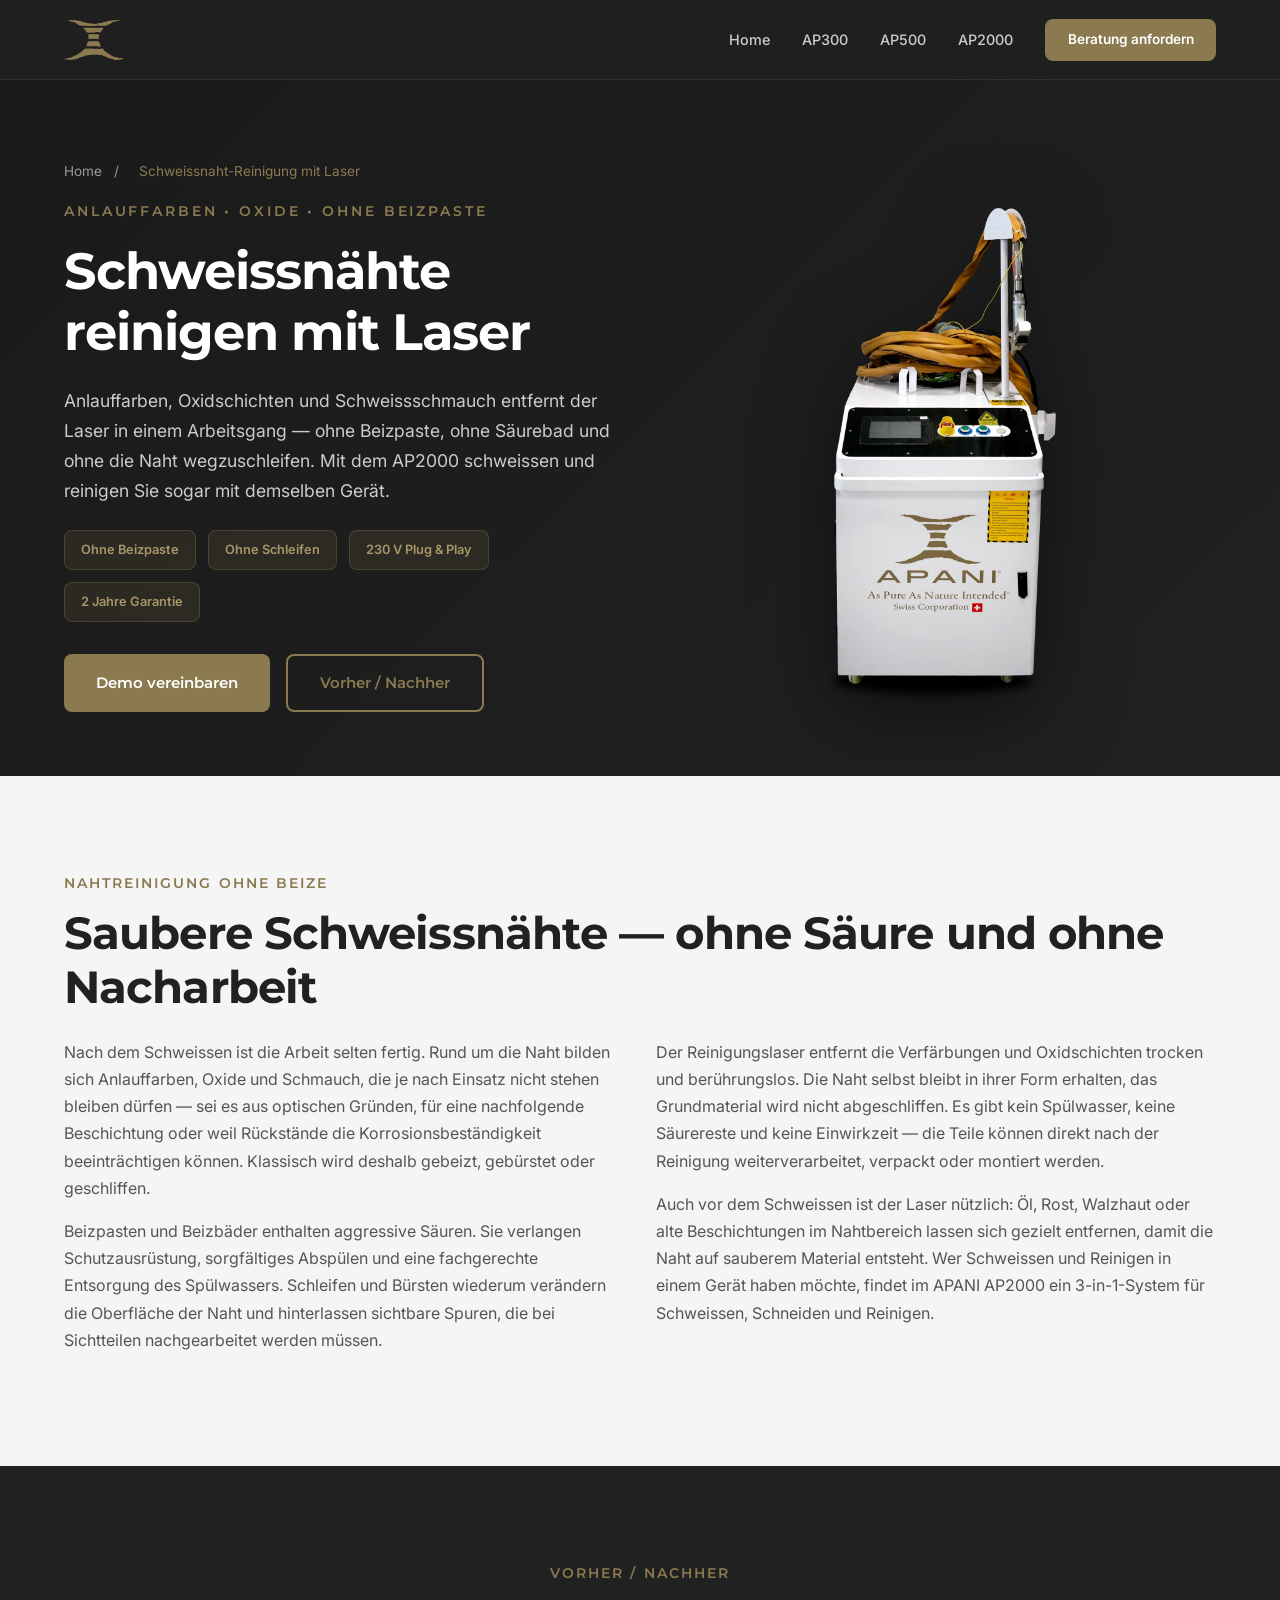
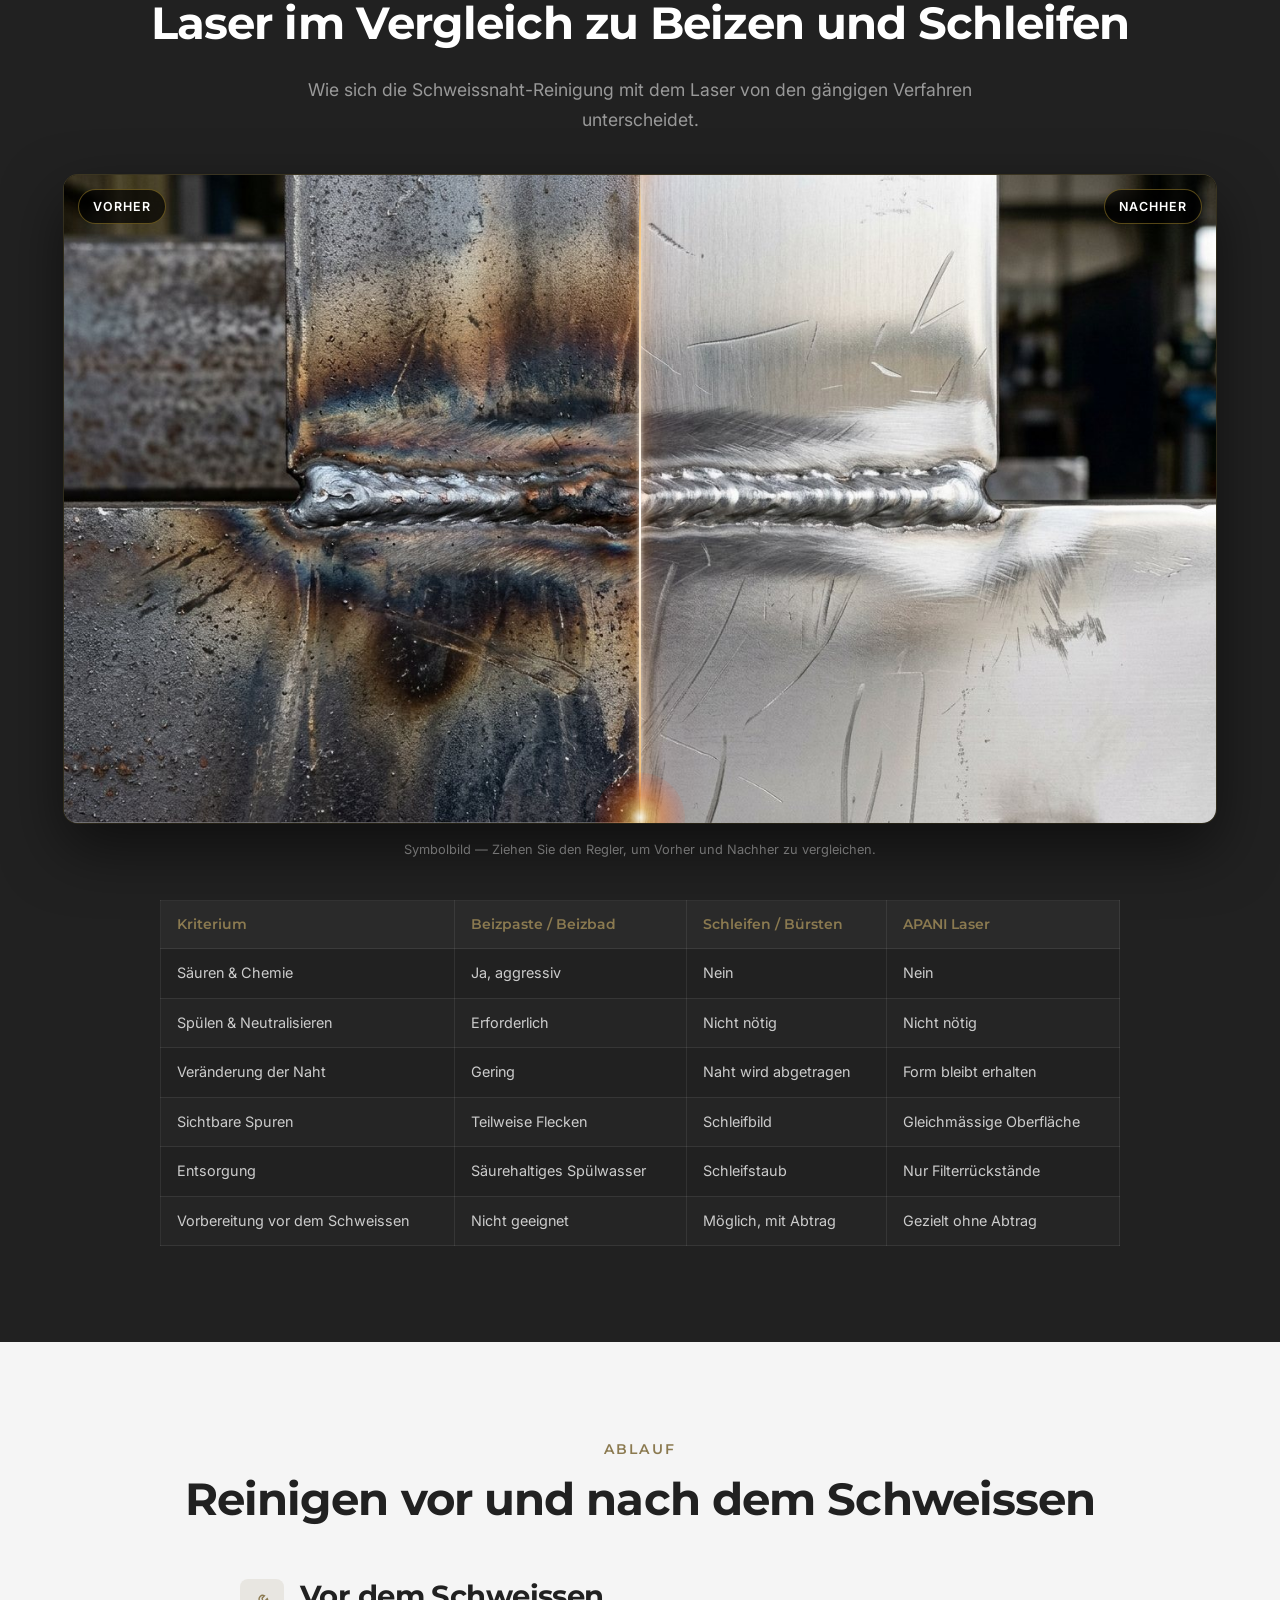
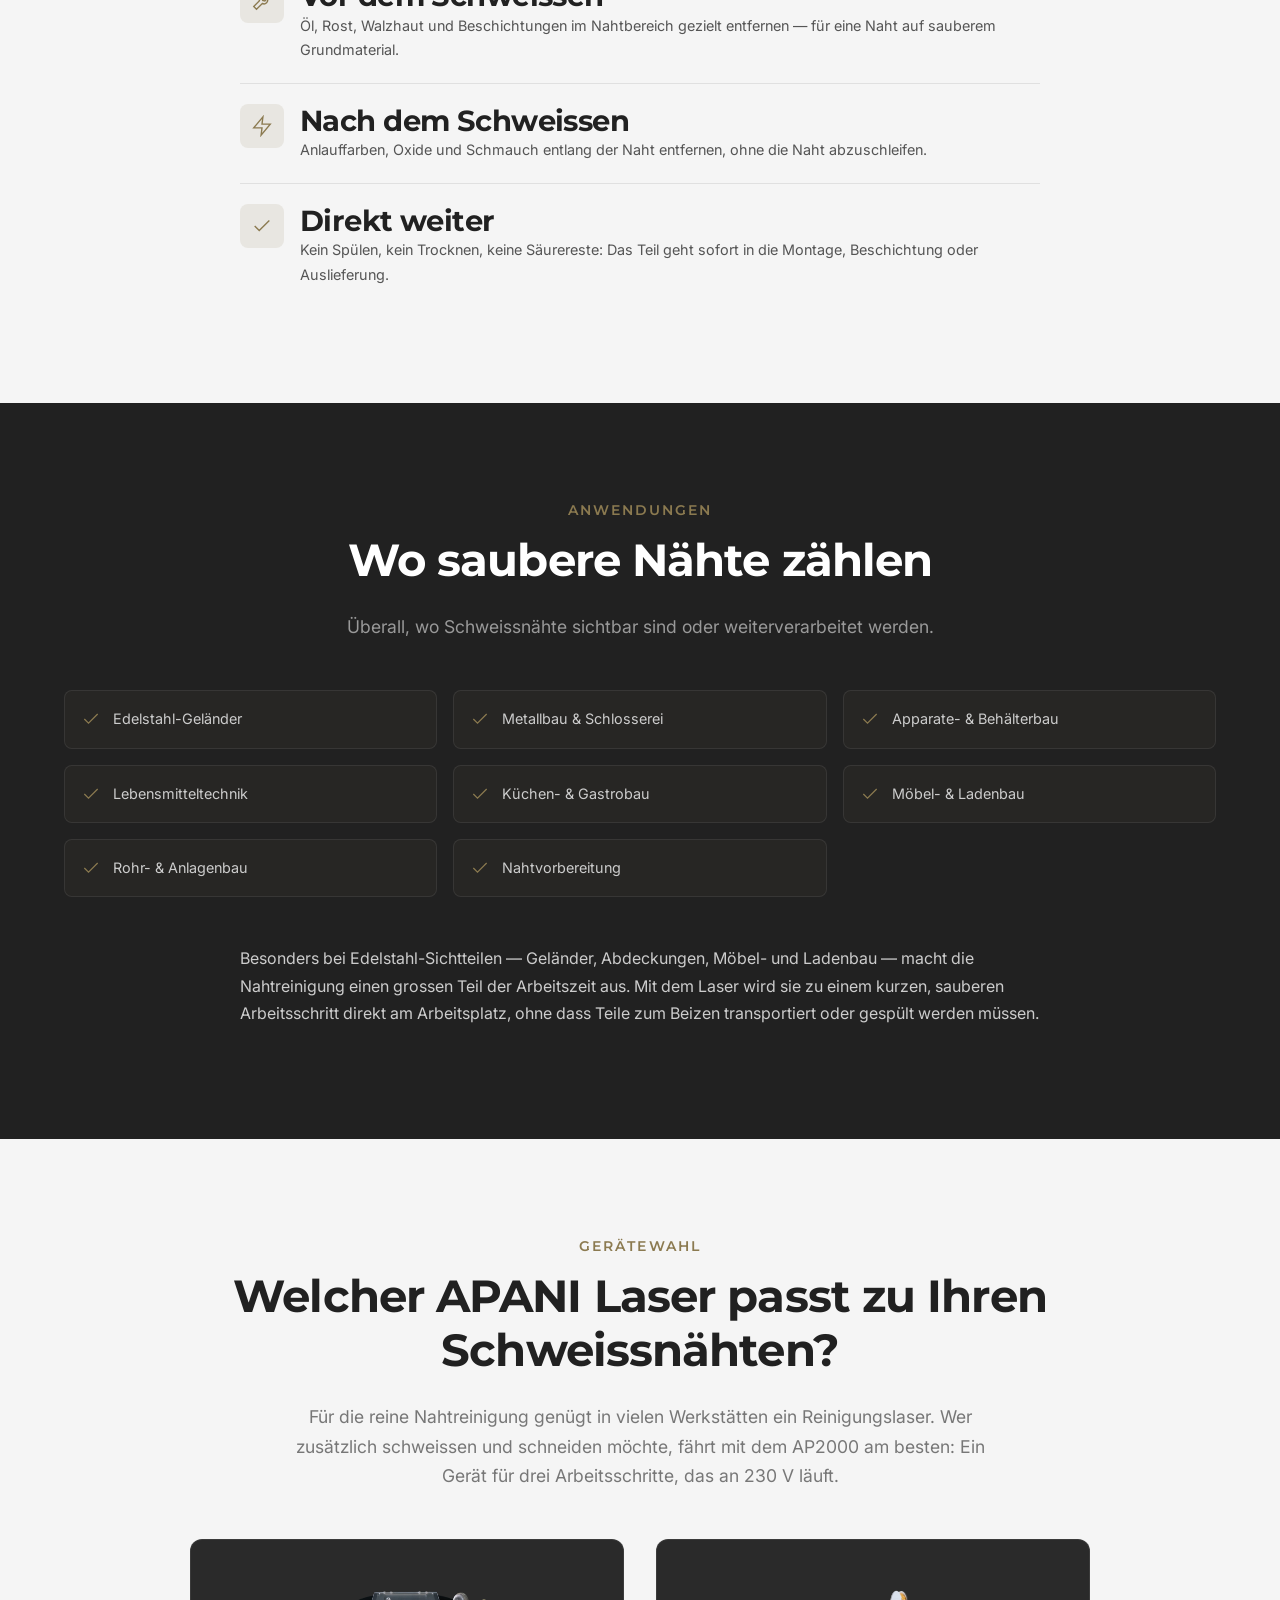
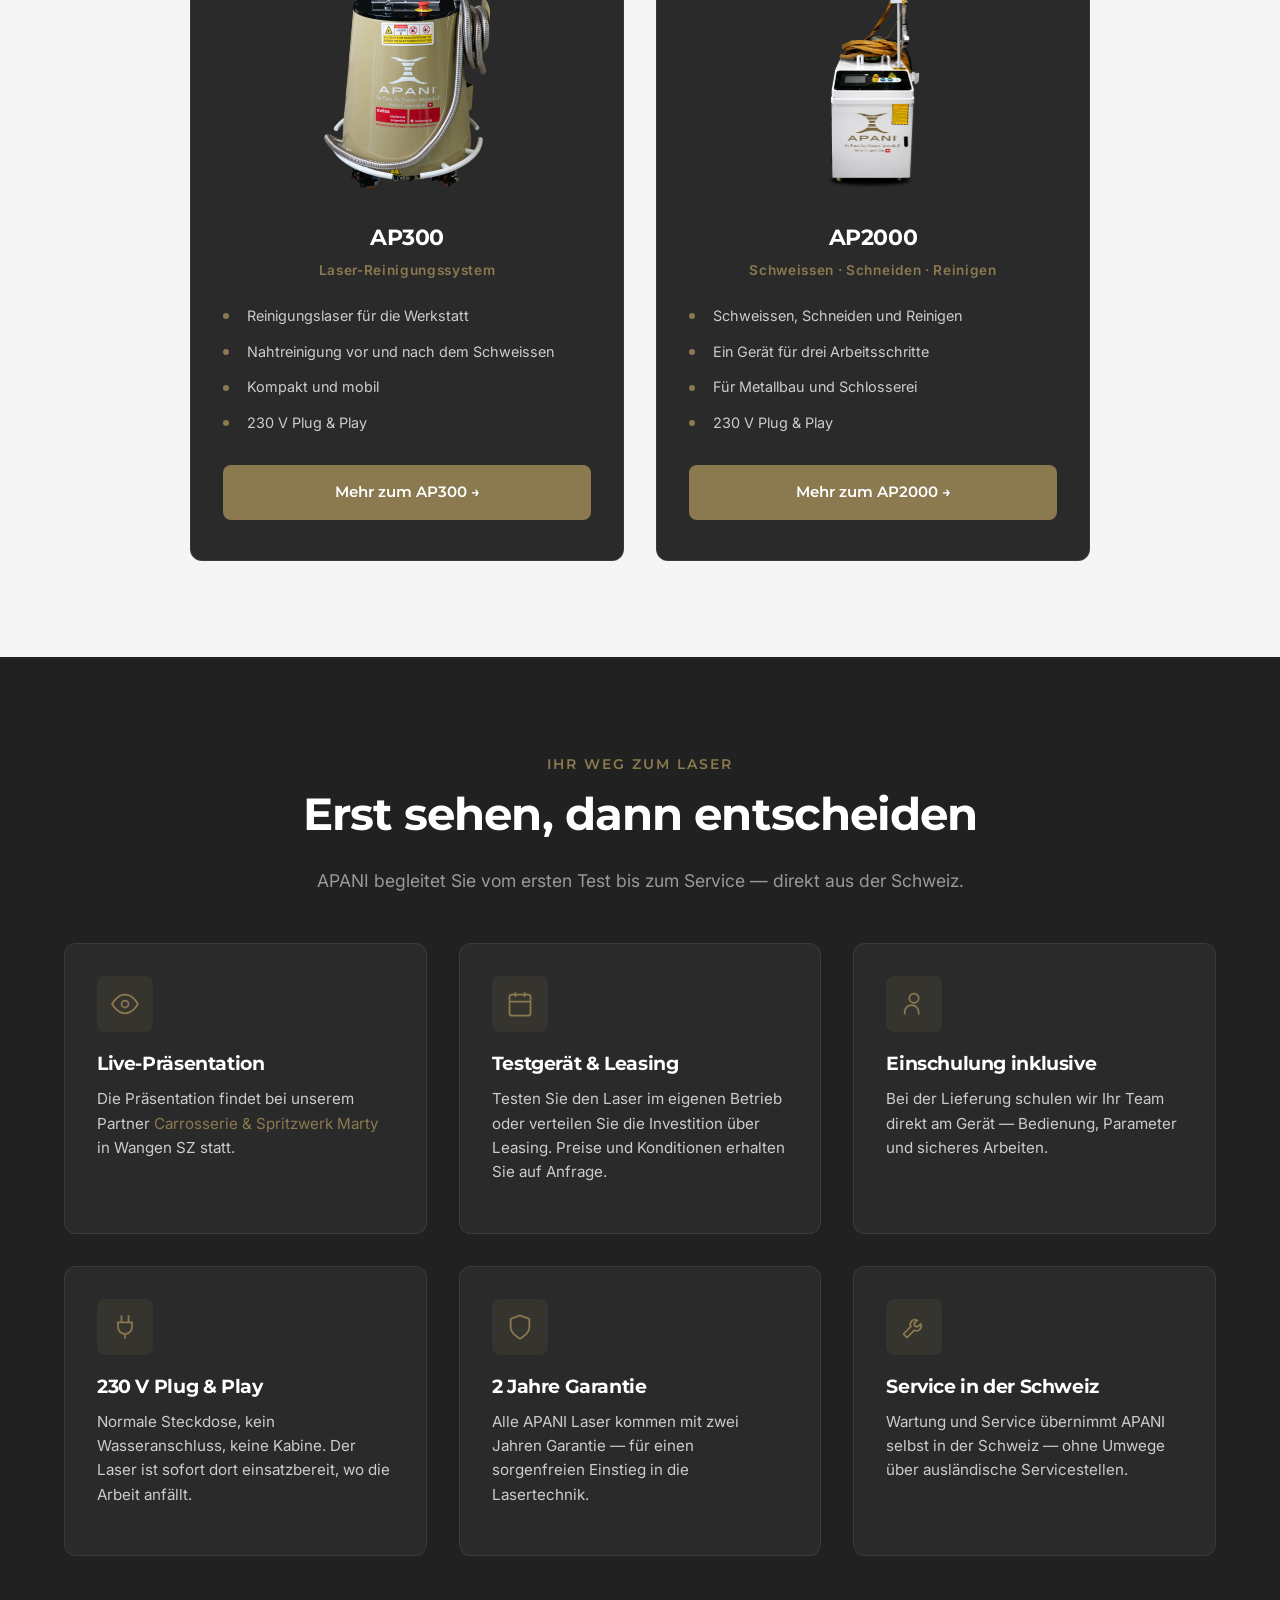
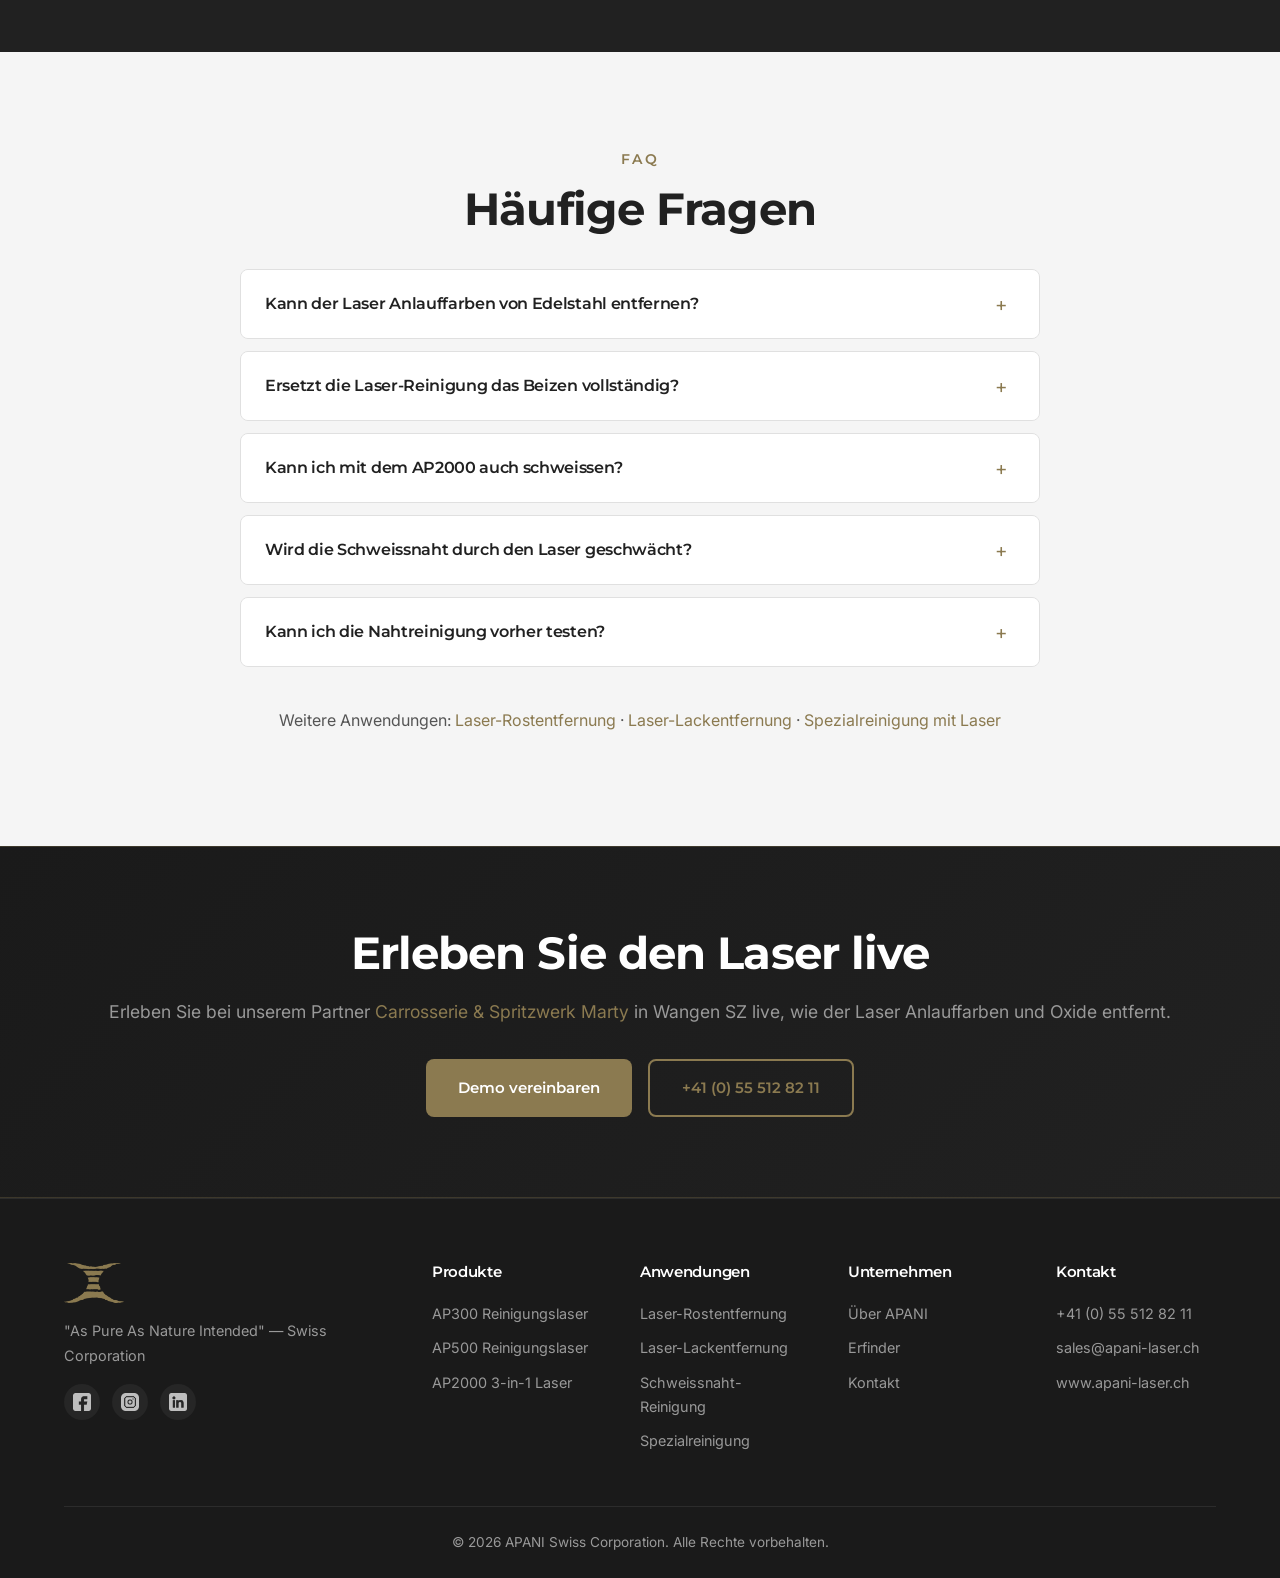
<file: schweissnaht-reinigung-laser.html>
<!DOCTYPE html>
<html lang="de-CH">
<head>
  <meta charset="UTF-8">
  <meta name="viewport" content="width=device-width, initial-scale=1.0">
  <title>Schweissnähte reinigen mit Laser — Anlauffarben entfernen ohne Beize | APANI</title>
  <meta name="description" content="Schweissnähte mit dem Laser reinigen: Anlauffarben, Oxide und Schmauch entfernen ohne Beizpaste und ohne Schleifen. APANI Reinigungslaser und AP2000 für Schweissen, Schneiden und Reinigen.">
  <meta name="author" content="APANI Swiss Corporation">
  <meta name="robots" content="index, follow">
  <link rel="canonical" href="https://www.apani-laser.ch/schweissnaht-reinigung-laser.html">
  <meta property="og:title" content="Schweissnähte reinigen mit Laser — Anlauffarben entfernen ohne Beize | APANI">
  <meta property="og:description" content="Schweissnähte mit dem Laser reinigen: Anlauffarben, Oxide und Schmauch entfernen ohne Beizpaste und ohne Schleifen. APANI Reinigungslaser und AP2000 für Schweissen, Schneiden und Reinigen.">
  <meta property="og:type" content="website">
  <meta property="og:url" content="https://www.apani-laser.ch/schweissnaht-reinigung-laser.html">
  <meta property="og:image" content="https://www.apani-laser.ch/images/before-after/schweiss-nachher.jpg">
  <meta property="og:site_name" content="APANI Laser Technology">
  <meta property="og:locale" content="de_CH">
  <meta name="twitter:card" content="summary_large_image">
  <link rel="icon" type="image/png" href="images/favicon.png">
  <link rel="apple-touch-icon" href="images/webclip.png">
  <link rel="preconnect" href="https://fonts.googleapis.com">
  <link rel="preconnect" href="https://fonts.gstatic.com" crossorigin>
  <link href="https://fonts.googleapis.com/css2?family=Inter:wght@400;500;600;700&family=Montserrat:wght@600;700;800&display=swap" rel="stylesheet">
  <link rel="stylesheet" href="style.css">

  <!-- Google Analytics -->
  <script async src="https://www.googletagmanager.com/gtag/js?id=G-SNH6JK3H4Y"></script>
  <script>
    window.dataLayer = window.dataLayer || [];
    function gtag(){dataLayer.push(arguments);}
    gtag('js', new Date());
    gtag('config', 'G-SNH6JK3H4Y');
  </script>

  <script type="application/ld+json">
{
  "@context": "https://schema.org",
  "@type": "BreadcrumbList",
  "itemListElement": [
    {
      "@type": "ListItem",
      "position": 1,
      "name": "Home",
      "item": "https://www.apani-laser.ch/"
    },
    {
      "@type": "ListItem",
      "position": 2,
      "name": "Schweissnaht-Reinigung mit Laser",
      "item": "https://www.apani-laser.ch/schweissnaht-reinigung-laser.html"
    }
  ]
}
  </script>
  <script type="application/ld+json">
{
  "@context": "https://schema.org",
  "@type": "FAQPage",
  "mainEntity": [
    {
      "@type": "Question",
      "name": "Kann der Laser Anlauffarben von Edelstahl entfernen?",
      "acceptedAnswer": {
        "@type": "Answer",
        "text": "Ja. Anlauffarben und Oxidschichten entlang der Naht lassen sich mit dem Laser entfernen, ohne Beizpaste und ohne Schleifen. Welche Einstellungen für Ihr Material und Ihre Nahtart passen, zeigen wir bei der Einschulung."
      }
    },
    {
      "@type": "Question",
      "name": "Ersetzt die Laser-Reinigung das Beizen vollständig?",
      "acceptedAnswer": {
        "@type": "Answer",
        "text": "Für viele Anwendungen ja, besonders bei Sichtteilen. Wenn für Ihre Bauteile eine bestimmte Nachbehandlung vorgeschrieben ist, prüfen Sie diese Vorgaben bitte im Einzelfall — wir beraten Sie gerne dazu."
      }
    },
    {
      "@type": "Question",
      "name": "Kann ich mit dem AP2000 auch schweissen?",
      "acceptedAnswer": {
        "@type": "Answer",
        "text": "Ja. Der AP2000 ist ein 3-in-1-Gerät zum Schweissen, Schneiden und Reinigen. So können Sie mit einem Gerät die Naht vorbereiten, schweissen und anschliessend reinigen."
      }
    },
    {
      "@type": "Question",
      "name": "Wird die Schweissnaht durch den Laser geschwächt?",
      "acceptedAnswer": {
        "@type": "Answer",
        "text": "Der Laser entfernt Verfärbungen und Oxide an der Oberfläche, er schleift die Naht nicht ab. Die Form der Naht bleibt erhalten — im Gegensatz zum Schleifen, bei dem Material abgetragen wird."
      }
    },
    {
      "@type": "Question",
      "name": "Kann ich die Nahtreinigung vorher testen?",
      "acceptedAnswer": {
        "@type": "Answer",
        "text": "Ja. Die Live-Präsentation findet bei unserem Partner Carrosserie & Spritzwerk Marty in Wangen SZ statt. Zudem bieten wir Testgeräte und Leasing an."
      }
    }
  ]
}
  </script>
</head>
<body>

  <!-- ========== HEADER ========== -->
  <header class="site-header" role="banner">
    <div class="container header-inner">
      <a href="index.html" class="logo" aria-label="APANI Laser — Startseite">
        <img src="images/APANI-LOGO.png" alt="APANI Laser Logo" width="160" height="40">
      </a>
      <nav class="nav-links" role="navigation" aria-label="Hauptnavigation">
        <a href="index.html">Home</a>
        <a href="ap300.html">AP300</a>
        <a href="ap500.html">AP500</a>
        <a href="ap2000.html">AP2000</a>
        <a href="kontakt.html" class="nav-cta">Beratung anfordern</a>
      </nav>
      <button class="hamburger" aria-label="Menü öffnen" aria-expanded="false">
        <span></span><span></span><span></span>
      </button>
    </div>
  </header>

  <main>
    <!-- ========== HERO ========== -->
    <section class="product-hero">
      <div class="container">
        <nav class="breadcrumb" aria-label="Breadcrumb">
          <a href="index.html">Home</a>
          <span>/</span>
          <span class="current">Schweissnaht-Reinigung mit Laser</span>
        </nav>

        <div class="product-hero-inner">
          <div class="product-hero-content fade-up">
            <div class="product-hero-tagline">ANLAUFFARBEN &bull; OXIDE &bull; OHNE BEIZPASTE</div>
            <h1 class="product-hero-title">Schweissnähte reinigen mit Laser</h1>
            <p class="hero-lead">Anlauffarben, Oxidschichten und Schweissschmauch entfernt der Laser in einem Arbeitsgang — ohne Beizpaste, ohne Säurebad und ohne die Naht wegzuschleifen. Mit dem AP2000 schweissen und reinigen Sie sogar mit demselben Gerät.</p>
            <div class="product-hero-badges">
              <span class="spec-badge">Ohne Beizpaste</span>
              <span class="spec-badge">Ohne Schleifen</span>
              <span class="spec-badge">230 V Plug &amp; Play</span>
              <span class="spec-badge">2 Jahre Garantie</span>
            </div>
            <div class="btn-group">
              <a href="kontakt.html" class="btn btn-primary">Demo vereinbaren</a>
              <a href="#vergleich" class="btn btn-outline">Vorher / Nachher</a>
            </div>
          </div>
          <div class="product-hero-image fade-up">
            <img src="images/ap2000/1.webp" alt="APANI AP2000 Laser zum Schweissen, Schneiden und Reinigen" loading="eager">
          </div>
        </div>
      </div>
    </section>

    <!-- ========== EINFÜHRUNG ========== -->
    <section class="section-light">
      <div class="container">
        <div class="fade-up">
          <span class="section-label">Nahtreinigung ohne Beize</span>
          <h2 class="section-title">Saubere Schweissnähte — ohne Säure und ohne Nacharbeit</h2>
        </div>
        <div class="grid-2 fade-up" style="align-items: start;">
          <div>
            <p>Nach dem Schweissen ist die Arbeit selten fertig. Rund um die Naht bilden sich Anlauffarben, Oxide und Schmauch, die je nach Einsatz nicht stehen bleiben dürfen — sei es aus optischen Gründen, für eine nachfolgende Beschichtung oder weil Rückstände die Korrosionsbeständigkeit beeinträchtigen können. Klassisch wird deshalb gebeizt, gebürstet oder geschliffen.</p>
            <p>Beizpasten und Beizbäder enthalten aggressive Säuren. Sie verlangen Schutzausrüstung, sorgfältiges Abspülen und eine fachgerechte Entsorgung des Spülwassers. Schleifen und Bürsten wiederum verändern die Oberfläche der Naht und hinterlassen sichtbare Spuren, die bei Sichtteilen nachgearbeitet werden müssen.</p>
          </div>
          <div>
            <p>Der Reinigungslaser entfernt die Verfärbungen und Oxidschichten trocken und berührungslos. Die Naht selbst bleibt in ihrer Form erhalten, das Grundmaterial wird nicht abgeschliffen. Es gibt kein Spülwasser, keine Säurereste und keine Einwirkzeit — die Teile können direkt nach der Reinigung weiterverarbeitet, verpackt oder montiert werden.</p>
            <p>Auch vor dem Schweissen ist der Laser nützlich: Öl, Rost, Walzhaut oder alte Beschichtungen im Nahtbereich lassen sich gezielt entfernen, damit die Naht auf sauberem Material entsteht. Wer Schweissen und Reinigen in einem Gerät haben möchte, findet im APANI AP2000 ein 3-in-1-System für Schweissen, Schneiden und Reinigen.</p>
          </div>
        </div>
      </div>
    </section>

    <!-- ========== VORHER / NACHHER + VERGLEICH ========== -->
    <section class="section-dark" id="vergleich">
      <div class="container">
        <div class="text-center fade-up">
          <span class="section-label">Vorher / Nachher</span>
          <h2 class="section-title">Laser im Vergleich zu Beizen und Schleifen</h2>
          <p class="section-subtitle" style="margin: 0 auto;">Wie sich die Schweissnaht-Reinigung mit dem Laser von den gängigen Verfahren unterscheidet.</p>
        </div>
        <div class="ba-slider fade-up" data-before="images/before-after/schweiss-vorher.jpg" data-after="images/before-after/schweiss-nachher.jpg" data-label-before="Vorher" data-label-after="Nachher" aria-label="Vorher Nachher Vergleich Schweissnaht-Reinigung"></div>
        <p class="ba-caption">Symbolbild — Ziehen Sie den Regler, um Vorher und Nachher zu vergleichen.</p>
        <div class="fade-up table-scroll" style="max-width: 960px; margin: 0 auto;">
          <table class="comparison-table">
            <thead><tr><th>Kriterium</th><th>Beizpaste / Beizbad</th><th>Schleifen / Bürsten</th><th>APANI Laser</th></tr></thead>
            <tbody>
              <tr><td data-label="Kriterium">Säuren &amp; Chemie</td><td data-label="Beizpaste / Beizbad">Ja, aggressiv</td><td data-label="Schleifen / Bürsten">Nein</td><td data-label="APANI Laser">Nein</td></tr>
              <tr><td data-label="Kriterium">Spülen &amp; Neutralisieren</td><td data-label="Beizpaste / Beizbad">Erforderlich</td><td data-label="Schleifen / Bürsten">Nicht nötig</td><td data-label="APANI Laser">Nicht nötig</td></tr>
              <tr><td data-label="Kriterium">Veränderung der Naht</td><td data-label="Beizpaste / Beizbad">Gering</td><td data-label="Schleifen / Bürsten">Naht wird abgetragen</td><td data-label="APANI Laser">Form bleibt erhalten</td></tr>
              <tr><td data-label="Kriterium">Sichtbare Spuren</td><td data-label="Beizpaste / Beizbad">Teilweise Flecken</td><td data-label="Schleifen / Bürsten">Schleifbild</td><td data-label="APANI Laser">Gleichmässige Oberfläche</td></tr>
              <tr><td data-label="Kriterium">Entsorgung</td><td data-label="Beizpaste / Beizbad">Säurehaltiges Spülwasser</td><td data-label="Schleifen / Bürsten">Schleifstaub</td><td data-label="APANI Laser">Nur Filterrückstände</td></tr>
              <tr><td data-label="Kriterium">Vorbereitung vor dem Schweissen</td><td data-label="Beizpaste / Beizbad">Nicht geeignet</td><td data-label="Schleifen / Bürsten">Möglich, mit Abtrag</td><td data-label="APANI Laser">Gezielt ohne Abtrag</td></tr>
            </tbody>
          </table>
        </div>
      </div>
    </section>

    <!-- ========== ABLAUF ========== -->
    <section class="section-light">
      <div class="container">
        <div class="text-center fade-up">
          <span class="section-label">Ablauf</span>
          <h2 class="section-title">Reinigen vor und nach dem Schweissen</h2>
        </div>
        <div class="fade-up" style="max-width: 800px; margin: 2rem auto 0;">
          <div class="advantage-item">
            <div class="advantage-icon"><svg viewBox="0 0 24 24"><path d="M14.7 6.3a4 4 0 0 0-5.4 5.4L3 18l3 3 6.3-6.3a4 4 0 0 0 5.4-5.4l-2.6 2.6-2.4-.6-.6-2.4z"/></svg></div>
            <div>
              <h3>Vor dem Schweissen</h3>
              <p>Öl, Rost, Walzhaut und Beschichtungen im Nahtbereich gezielt entfernen — für eine Naht auf sauberem Grundmaterial.</p>
            </div>
          </div>
          <div class="advantage-item">
            <div class="advantage-icon"><svg viewBox="0 0 24 24"><polygon points="13 2 3 14 12 14 11 22 21 10 12 10"/></svg></div>
            <div>
              <h3>Nach dem Schweissen</h3>
              <p>Anlauffarben, Oxide und Schmauch entlang der Naht entfernen, ohne die Naht abzuschleifen.</p>
            </div>
          </div>
          <div class="advantage-item">
            <div class="advantage-icon"><svg viewBox="0 0 24 24"><path d="M20 6L9 17l-5-5"/></svg></div>
            <div>
              <h3>Direkt weiter</h3>
              <p>Kein Spülen, kein Trocknen, keine Säurereste: Das Teil geht sofort in die Montage, Beschichtung oder Auslieferung.</p>
            </div>
          </div>
        </div>
      </div>
    </section>

    <!-- ========== ANWENDUNGEN ========== -->
    <section class="section-dark">
      <div class="container">
        <div class="text-center fade-up">
          <span class="section-label">Anwendungen</span>
          <h2 class="section-title">Wo saubere Nähte zählen</h2>
          <p class="section-subtitle" style="margin: 0 auto 3rem;">Überall, wo Schweissnähte sichtbar sind oder weiterverarbeitet werden.</p>
        </div>
        <div class="use-cases-list fade-up">
          <div class="use-case-item"><svg viewBox="0 0 24 24"><path d="M20 6L9 17l-5-5"/></svg> Edelstahl-Geländer</div>
          <div class="use-case-item"><svg viewBox="0 0 24 24"><path d="M20 6L9 17l-5-5"/></svg> Metallbau &amp; Schlosserei</div>
          <div class="use-case-item"><svg viewBox="0 0 24 24"><path d="M20 6L9 17l-5-5"/></svg> Apparate- &amp; Behälterbau</div>
          <div class="use-case-item"><svg viewBox="0 0 24 24"><path d="M20 6L9 17l-5-5"/></svg> Lebensmitteltechnik</div>
          <div class="use-case-item"><svg viewBox="0 0 24 24"><path d="M20 6L9 17l-5-5"/></svg> Küchen- &amp; Gastrobau</div>
          <div class="use-case-item"><svg viewBox="0 0 24 24"><path d="M20 6L9 17l-5-5"/></svg> Möbel- &amp; Ladenbau</div>
          <div class="use-case-item"><svg viewBox="0 0 24 24"><path d="M20 6L9 17l-5-5"/></svg> Rohr- &amp; Anlagenbau</div>
          <div class="use-case-item"><svg viewBox="0 0 24 24"><path d="M20 6L9 17l-5-5"/></svg> Nahtvorbereitung</div>
        </div>
        <div class="fade-up" style="max-width: 800px; margin: 3rem auto 0;">
          <p>Besonders bei Edelstahl-Sichtteilen — Geländer, Abdeckungen, Möbel- und Ladenbau — macht die Nahtreinigung einen grossen Teil der Arbeitszeit aus. Mit dem Laser wird sie zu einem kurzen, sauberen Arbeitsschritt direkt am Arbeitsplatz, ohne dass Teile zum Beizen transportiert oder gespült werden müssen.</p>
        </div>
      </div>
    </section>

    <!-- ========== PRODUKTE ========== -->
    <section class="section-light">
      <div class="container">
        <div class="text-center fade-up">
          <span class="section-label">Gerätewahl</span>
          <h2 class="section-title">Welcher APANI Laser passt zu Ihren Schweissnähten?</h2>
          <p class="section-subtitle" style="margin: 0 auto 3rem;">Für die reine Nahtreinigung genügt in vielen Werkstätten ein Reinigungslaser. Wer zusätzlich schweissen und schneiden möchte, fährt mit dem AP2000 am besten: Ein Gerät für drei Arbeitsschritte, das an 230 V läuft.</p>
        </div>
        <div class="grid-2 fade-up" style="max-width: 900px; margin: 0 auto;">
          <div class="product-card">
            <div class="product-card-image">
              <img src="images/ap300/1.webp" alt="APANI AP300 Laser-Reinigungssystem" loading="lazy">
            </div>
            <h3>AP300</h3>
            <span class="product-type">Laser-Reinigungssystem</span>
            <ul>
              <li>Reinigungslaser für die Werkstatt</li>
              <li>Nahtreinigung vor und nach dem Schweissen</li>
              <li>Kompakt und mobil</li>
              <li>230 V Plug &amp; Play</li>
            </ul>
            <a class="btn btn-primary" href="ap300.html">Mehr zum AP300 &rarr;</a>
          </div>
          <div class="product-card">
            <div class="product-card-image">
              <img src="images/ap2000/1.webp" alt="APANI AP2000 Schweissen · Schneiden · Reinigen" loading="lazy">
            </div>
            <h3>AP2000</h3>
            <span class="product-type">Schweissen · Schneiden · Reinigen</span>
            <ul>
              <li>Schweissen, Schneiden und Reinigen</li>
              <li>Ein Gerät für drei Arbeitsschritte</li>
              <li>Für Metallbau und Schlosserei</li>
              <li>230 V Plug &amp; Play</li>
            </ul>
            <a class="btn btn-primary" href="ap2000.html">Mehr zum AP2000 &rarr;</a>
          </div>
        </div>
      </div>
    </section>

    <!-- ========== SO KOMMEN SIE ZU IHREM LASER ========== -->
    <section class="section-dark">
      <div class="container">
        <div class="text-center fade-up">
          <span class="section-label">Ihr Weg zum Laser</span>
          <h2 class="section-title">Erst sehen, dann entscheiden</h2>
          <p class="section-subtitle" style="margin: 0 auto 3rem;">APANI begleitet Sie vom ersten Test bis zum Service — direkt aus der Schweiz.</p>
        </div>
        <div class="grid-3 fade-up">
          <div class="card">
            <div class="card-icon"><svg viewBox="0 0 24 24"><path d="M1 12s4-8 11-8 11 8 11 8-4 8-11 8S1 12 1 12z"/><circle cx="12" cy="12" r="3"/></svg></div>
            <h3>Live-Präsentation</h3>
            <p>Die Präsentation findet bei unserem Partner <a href="https://www.cs-marty.ch/" class="text-gold" target="_blank" rel="noopener">Carrosserie &amp; Spritzwerk Marty</a> in Wangen SZ statt.</p>
          </div>
          <div class="card">
            <div class="card-icon"><svg viewBox="0 0 24 24"><rect x="3" y="4" width="18" height="18" rx="2"/><path d="M16 2v4M8 2v4M3 10h18"/></svg></div>
            <h3>Testgerät &amp; Leasing</h3>
            <p>Testen Sie den Laser im eigenen Betrieb oder verteilen Sie die Investition über Leasing. Preise und Konditionen erhalten Sie auf Anfrage.</p>
          </div>
          <div class="card">
            <div class="card-icon"><svg viewBox="0 0 24 24"><circle cx="12" cy="7" r="4"/><path d="M4 21v-2a6 6 0 0 1 12 0v2"/></svg></div>
            <h3>Einschulung inklusive</h3>
            <p>Bei der Lieferung schulen wir Ihr Team direkt am Gerät — Bedienung, Parameter und sicheres Arbeiten.</p>
          </div>
          <div class="card">
            <div class="card-icon"><svg viewBox="0 0 24 24"><path d="M9 2v6m6-6v6M6 8h12v4a6 6 0 0 1-12 0V8zm6 10v4"/></svg></div>
            <h3>230 V Plug &amp; Play</h3>
            <p>Normale Steckdose, kein Wasseranschluss, keine Kabine. Der Laser ist sofort dort einsatzbereit, wo die Arbeit anfällt.</p>
          </div>
          <div class="card">
            <div class="card-icon"><svg viewBox="0 0 24 24"><path d="M12 22s8-4 8-10V5l-8-3-8 3v7c0 6 8 10 8 10z"/></svg></div>
            <h3>2 Jahre Garantie</h3>
            <p>Alle APANI Laser kommen mit zwei Jahren Garantie — für einen sorgenfreien Einstieg in die Lasertechnik.</p>
          </div>
          <div class="card">
            <div class="card-icon"><svg viewBox="0 0 24 24"><path d="M14.7 6.3a4 4 0 0 0-5.4 5.4L3 18l3 3 6.3-6.3a4 4 0 0 0 5.4-5.4l-2.6 2.6-2.4-.6-.6-2.4z"/></svg></div>
            <h3>Service in der Schweiz</h3>
            <p>Wartung und Service übernimmt APANI selbst in der Schweiz — ohne Umwege über ausländische Servicestellen.</p>
          </div>
        </div>
      </div>
    </section>

    <!-- ========== FAQ ========== -->
    <section class="section-light" id="faq">
      <div class="container">
        <div class="text-center fade-up">
          <span class="section-label">FAQ</span>
          <h2 class="section-title">Häufige Fragen</h2>
        </div>
        <div class="fade-up" style="max-width: 800px; margin: 2rem auto 0;">
          <div class="faq-item">
            <div class="faq-question">
              <h3 class="faq-q">Kann der Laser Anlauffarben von Edelstahl entfernen?</h3>
              <span class="faq-toggle">+</span>
            </div>
            <div class="faq-answer">
              <div class="faq-answer-inner">
                <p>Ja. Anlauffarben und Oxidschichten entlang der Naht lassen sich mit dem Laser entfernen, ohne Beizpaste und ohne Schleifen. Welche Einstellungen für Ihr Material und Ihre Nahtart passen, zeigen wir bei der Einschulung.</p>
              </div>
            </div>
          </div>
          <div class="faq-item">
            <div class="faq-question">
              <h3 class="faq-q">Ersetzt die Laser-Reinigung das Beizen vollständig?</h3>
              <span class="faq-toggle">+</span>
            </div>
            <div class="faq-answer">
              <div class="faq-answer-inner">
                <p>Für viele Anwendungen ja, besonders bei Sichtteilen. Wenn für Ihre Bauteile eine bestimmte Nachbehandlung vorgeschrieben ist, prüfen Sie diese Vorgaben bitte im Einzelfall — wir beraten Sie gerne dazu.</p>
              </div>
            </div>
          </div>
          <div class="faq-item">
            <div class="faq-question">
              <h3 class="faq-q">Kann ich mit dem AP2000 auch schweissen?</h3>
              <span class="faq-toggle">+</span>
            </div>
            <div class="faq-answer">
              <div class="faq-answer-inner">
                <p>Ja. Der AP2000 ist ein 3-in-1-Gerät zum Schweissen, Schneiden und Reinigen. So können Sie mit einem Gerät die Naht vorbereiten, schweissen und anschliessend reinigen.</p>
              </div>
            </div>
          </div>
          <div class="faq-item">
            <div class="faq-question">
              <h3 class="faq-q">Wird die Schweissnaht durch den Laser geschwächt?</h3>
              <span class="faq-toggle">+</span>
            </div>
            <div class="faq-answer">
              <div class="faq-answer-inner">
                <p>Der Laser entfernt Verfärbungen und Oxide an der Oberfläche, er schleift die Naht nicht ab. Die Form der Naht bleibt erhalten — im Gegensatz zum Schleifen, bei dem Material abgetragen wird.</p>
              </div>
            </div>
          </div>
          <div class="faq-item">
            <div class="faq-question">
              <h3 class="faq-q">Kann ich die Nahtreinigung vorher testen?</h3>
              <span class="faq-toggle">+</span>
            </div>
            <div class="faq-answer">
              <div class="faq-answer-inner">
                <p>Ja. Die Live-Präsentation findet bei unserem Partner Carrosserie &amp; Spritzwerk Marty in Wangen SZ statt. Zudem bieten wir Testgeräte und Leasing an.</p>
              </div>
            </div>
          </div>
        </div>
        <p class="text-center fade-up" style="margin-top: 2.5rem;">Weitere Anwendungen: <a href="laser-rostentfernung.html" class="text-gold">Laser-Rostentfernung</a> · <a href="laser-lackentfernung.html" class="text-gold">Laser-Lackentfernung</a> · <a href="spezialreinigung-laser.html" class="text-gold">Spezialreinigung mit Laser</a></p>
      </div>
    </section>

    <!-- ========== CTA BANNER ========== -->
    <section class="cta-banner">
      <div class="container fade-up">
        <h2>Erleben Sie den Laser live</h2>
        <p>Erleben Sie bei unserem Partner <a href="https://www.cs-marty.ch/" class="text-gold" target="_blank" rel="noopener">Carrosserie &amp; Spritzwerk Marty</a> in Wangen SZ live, wie der Laser Anlauffarben und Oxide entfernt.</p>
        <div class="btn-group">
          <a href="kontakt.html" class="btn btn-primary">Demo vereinbaren</a>
          <a href="tel:+41555128211" class="btn btn-outline">+41 (0) 55 512 82 11</a>
        </div>
      </div>
    </section>
  </main>

  <!-- ========== FOOTER ========== -->
  <footer class="site-footer" role="contentinfo">
    <div class="container">
      <div class="footer-grid">
        <div class="footer-brand">
          <a href="index.html" class="logo">
            <img src="images/APANI-LOGO.png" alt="APANI Logo" width="140" height="35">
          </a>
          <p>"As Pure As Nature Intended" — Swiss Corporation</p>
          <div class="footer-social">
            <a href="https://www.facebook.com/AsPureAsNatureIntended/" target="_blank" rel="noopener" aria-label="APANI auf Facebook"><img src="images/Apani-FB.png" alt="Facebook"></a>
            <a href="https://www.instagram.com/apanilaser/" target="_blank" rel="noopener" aria-label="APANI auf Instagram"><img src="images/Apani-Instagram.png" alt="Instagram"></a>
            <a href="https://www.linkedin.com/company/apani" target="_blank" rel="noopener" aria-label="APANI auf LinkedIn"><img src="images/Apani-Linkedin.png" alt="LinkedIn"></a>
          </div>
        </div>
        <div class="footer-col">
          <h4>Produkte</h4>
          <a href="ap300.html">AP300 Reinigungslaser</a>
          <a href="ap500.html">AP500 Reinigungslaser</a>
          <a href="ap2000.html">AP2000 3-in-1 Laser</a>
        </div>
        <div class="footer-col">
          <h4>Anwendungen</h4>
          <a href="laser-rostentfernung.html">Laser-Rostentfernung</a>
          <a href="laser-lackentfernung.html">Laser-Lackentfernung</a>
          <a href="schweissnaht-reinigung-laser.html">Schweissnaht-Reinigung</a>
          <a href="spezialreinigung-laser.html">Spezialreinigung</a>
        </div>
        <div class="footer-col">
          <h4>Unternehmen</h4>
          <a href="index.html#ueber">Über APANI</a>
          <a href="erfinder.html">Erfinder</a>
          <a href="kontakt.html">Kontakt</a>
        </div>
        <div class="footer-col">
          <h4>Kontakt</h4>
          <a href="tel:+41555128211">+41 (0) 55 512 82 11</a>
          <a href="mailto:sales@apani-laser.ch">sales@apani-laser.ch</a>
          <a href="https://www.apani-laser.ch">www.apani-laser.ch</a>
        </div>
      </div>
      <div class="footer-bottom">
        &copy; 2026 APANI Swiss Corporation. Alle Rechte vorbehalten.
      </div>
    </div>
  </footer>

  <button class="back-to-top" aria-label="Nach oben scrollen">
    <svg viewBox="0 0 24 24" fill="none" stroke="currentColor" stroke-width="2"><polyline points="18 15 12 9 6 15"/></svg>
  </button>

  <script src="main.js"></script>
</body>
</html>
</file>
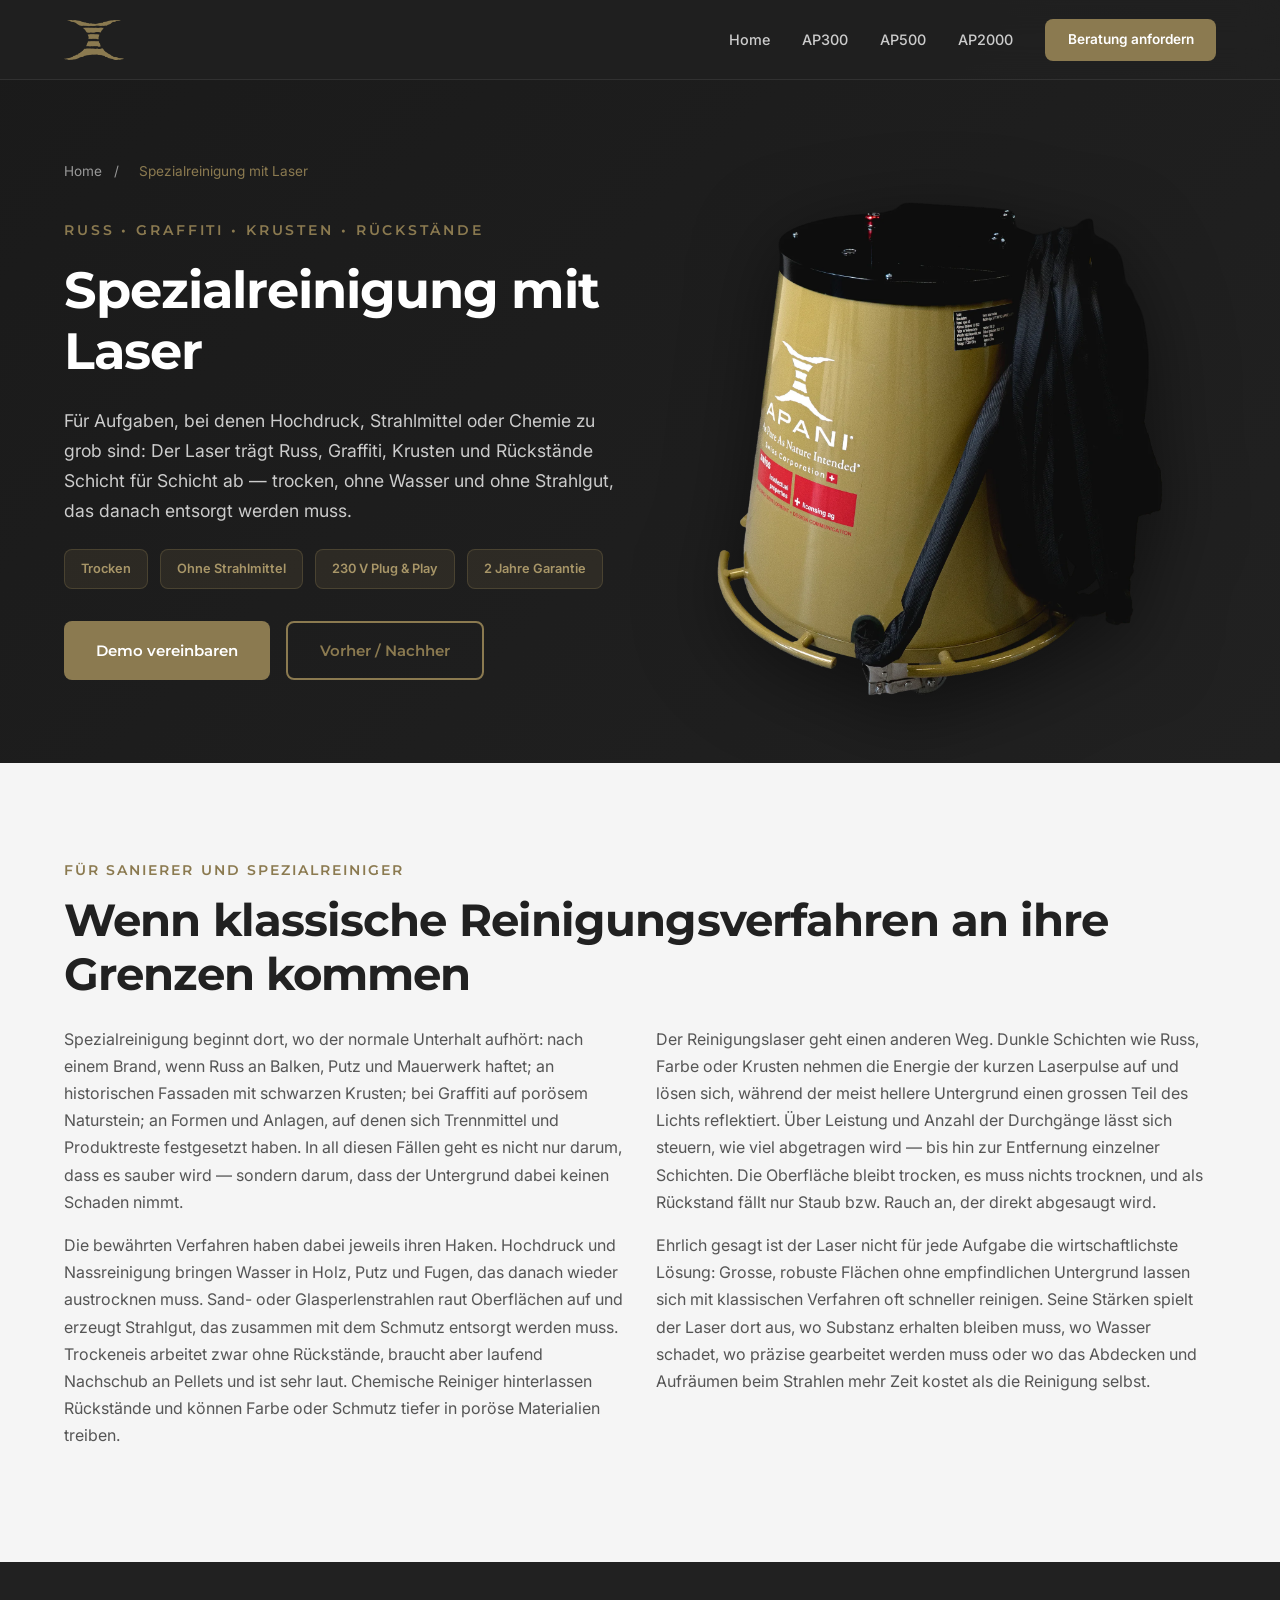
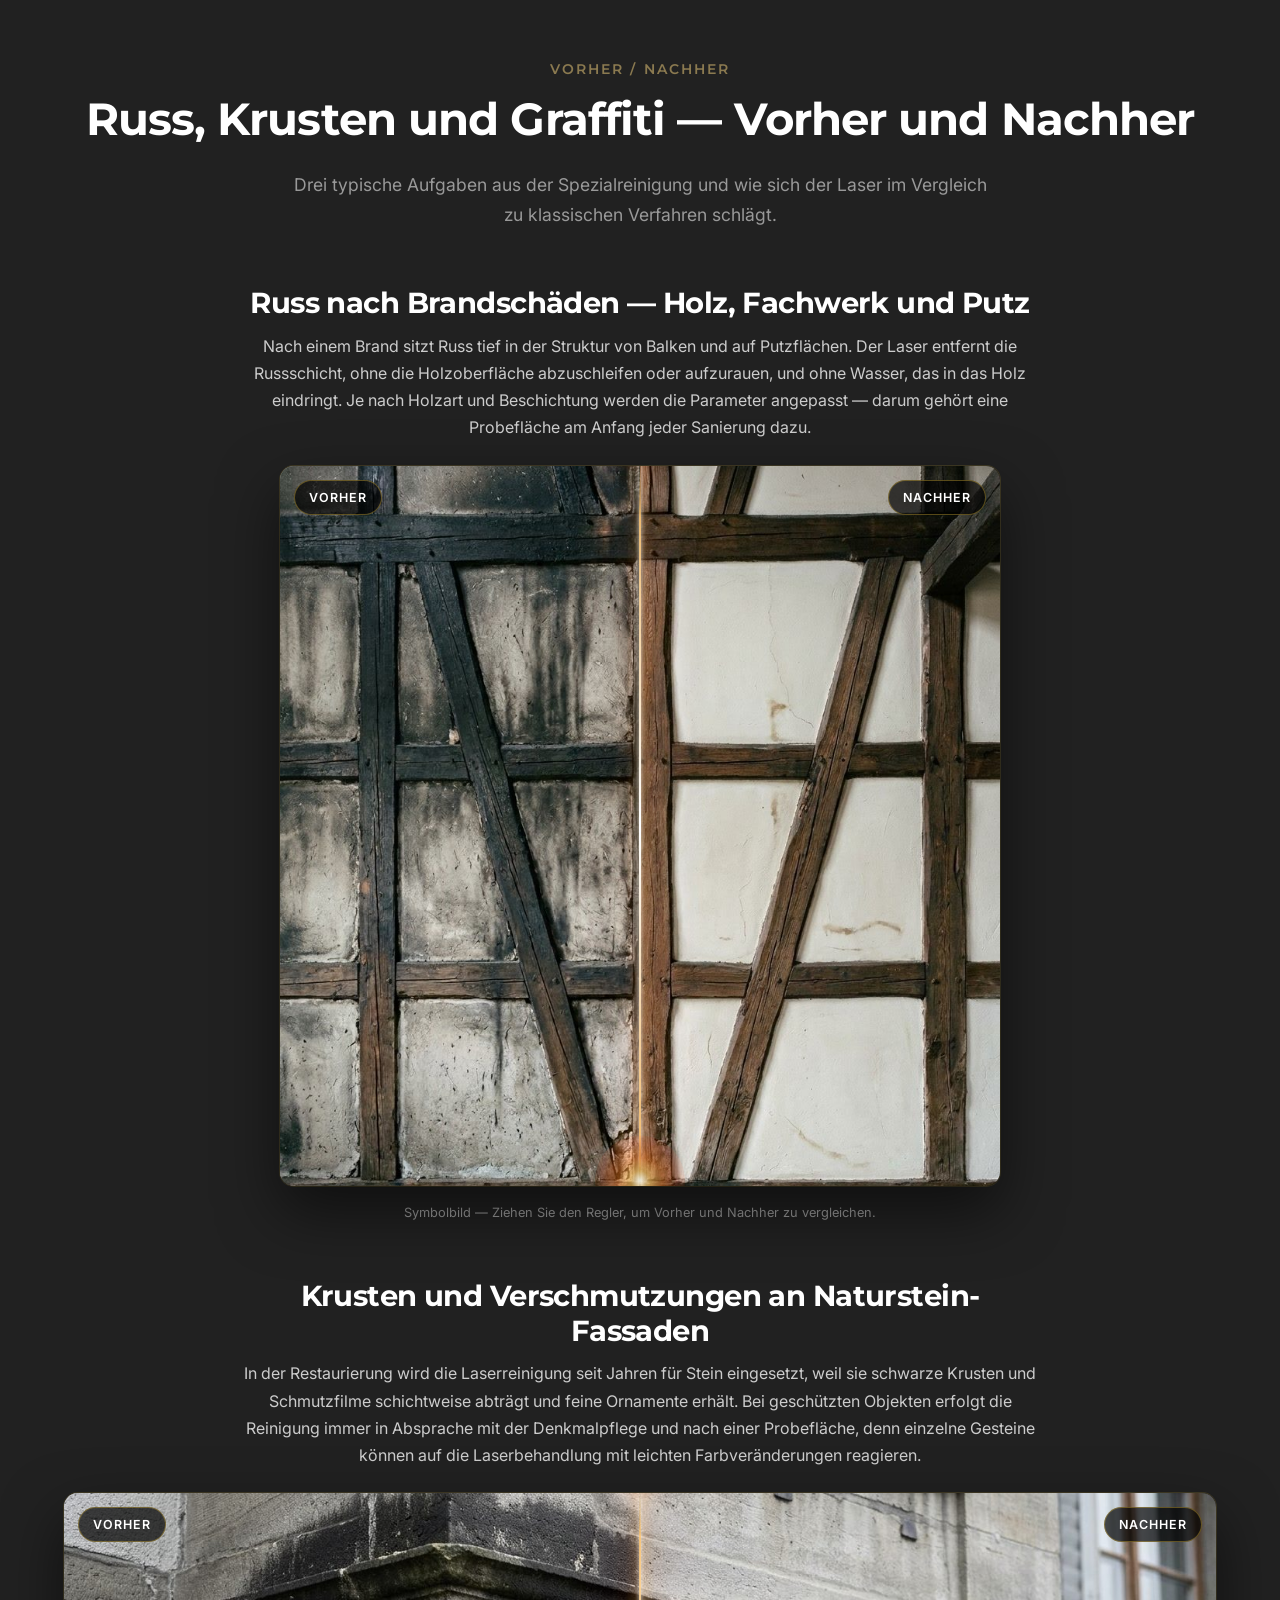
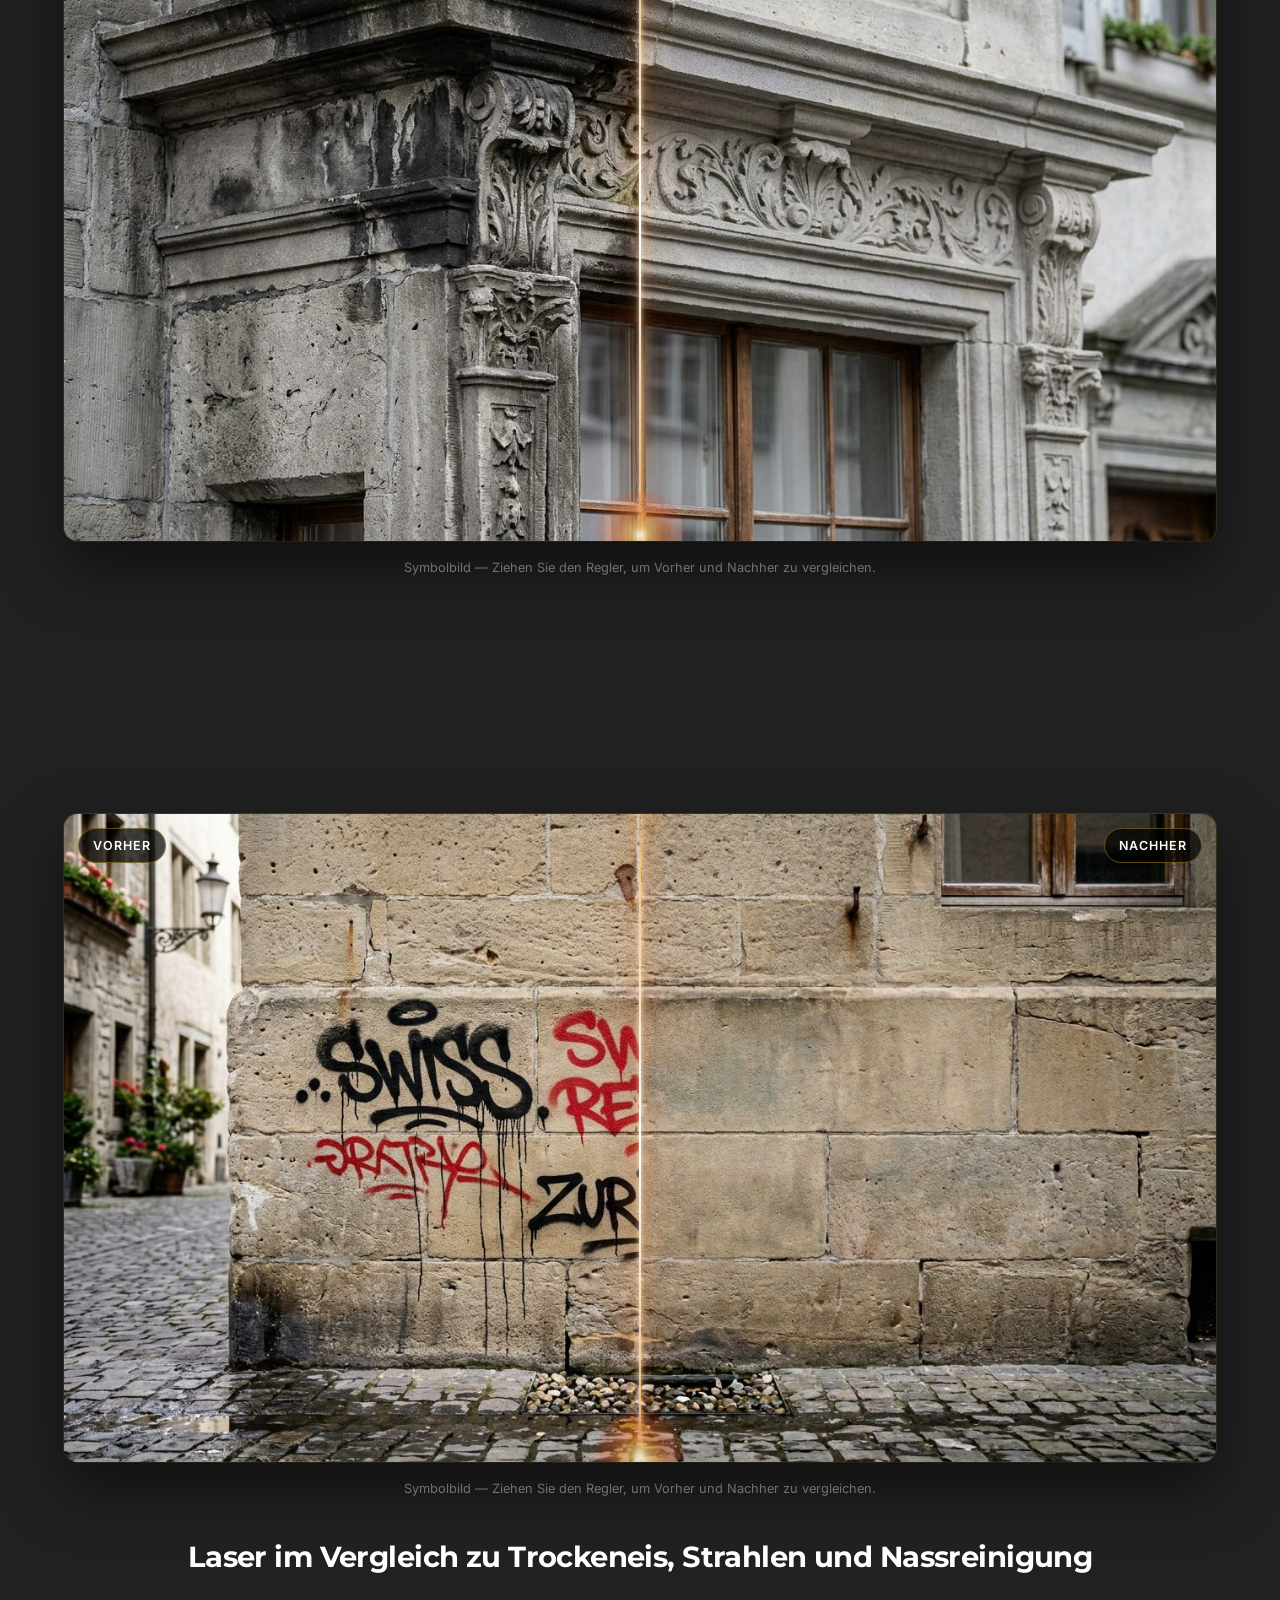
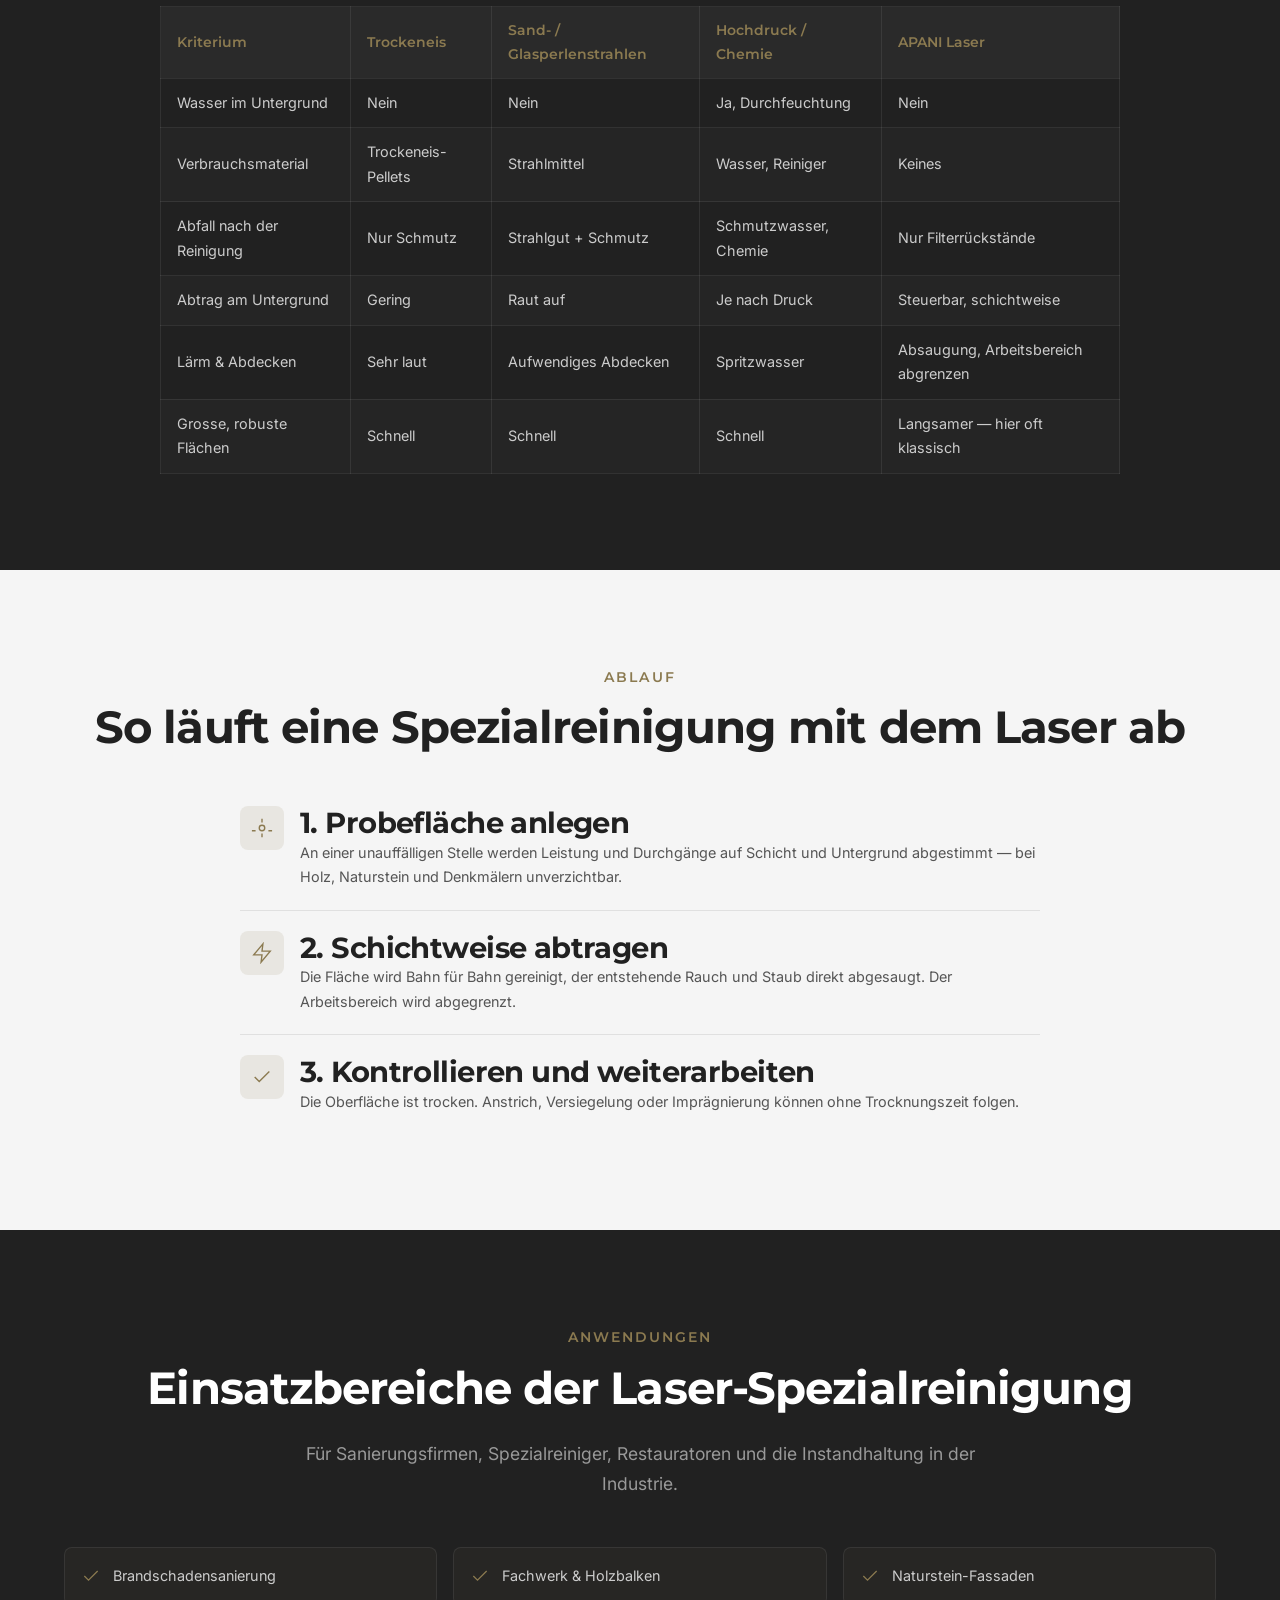
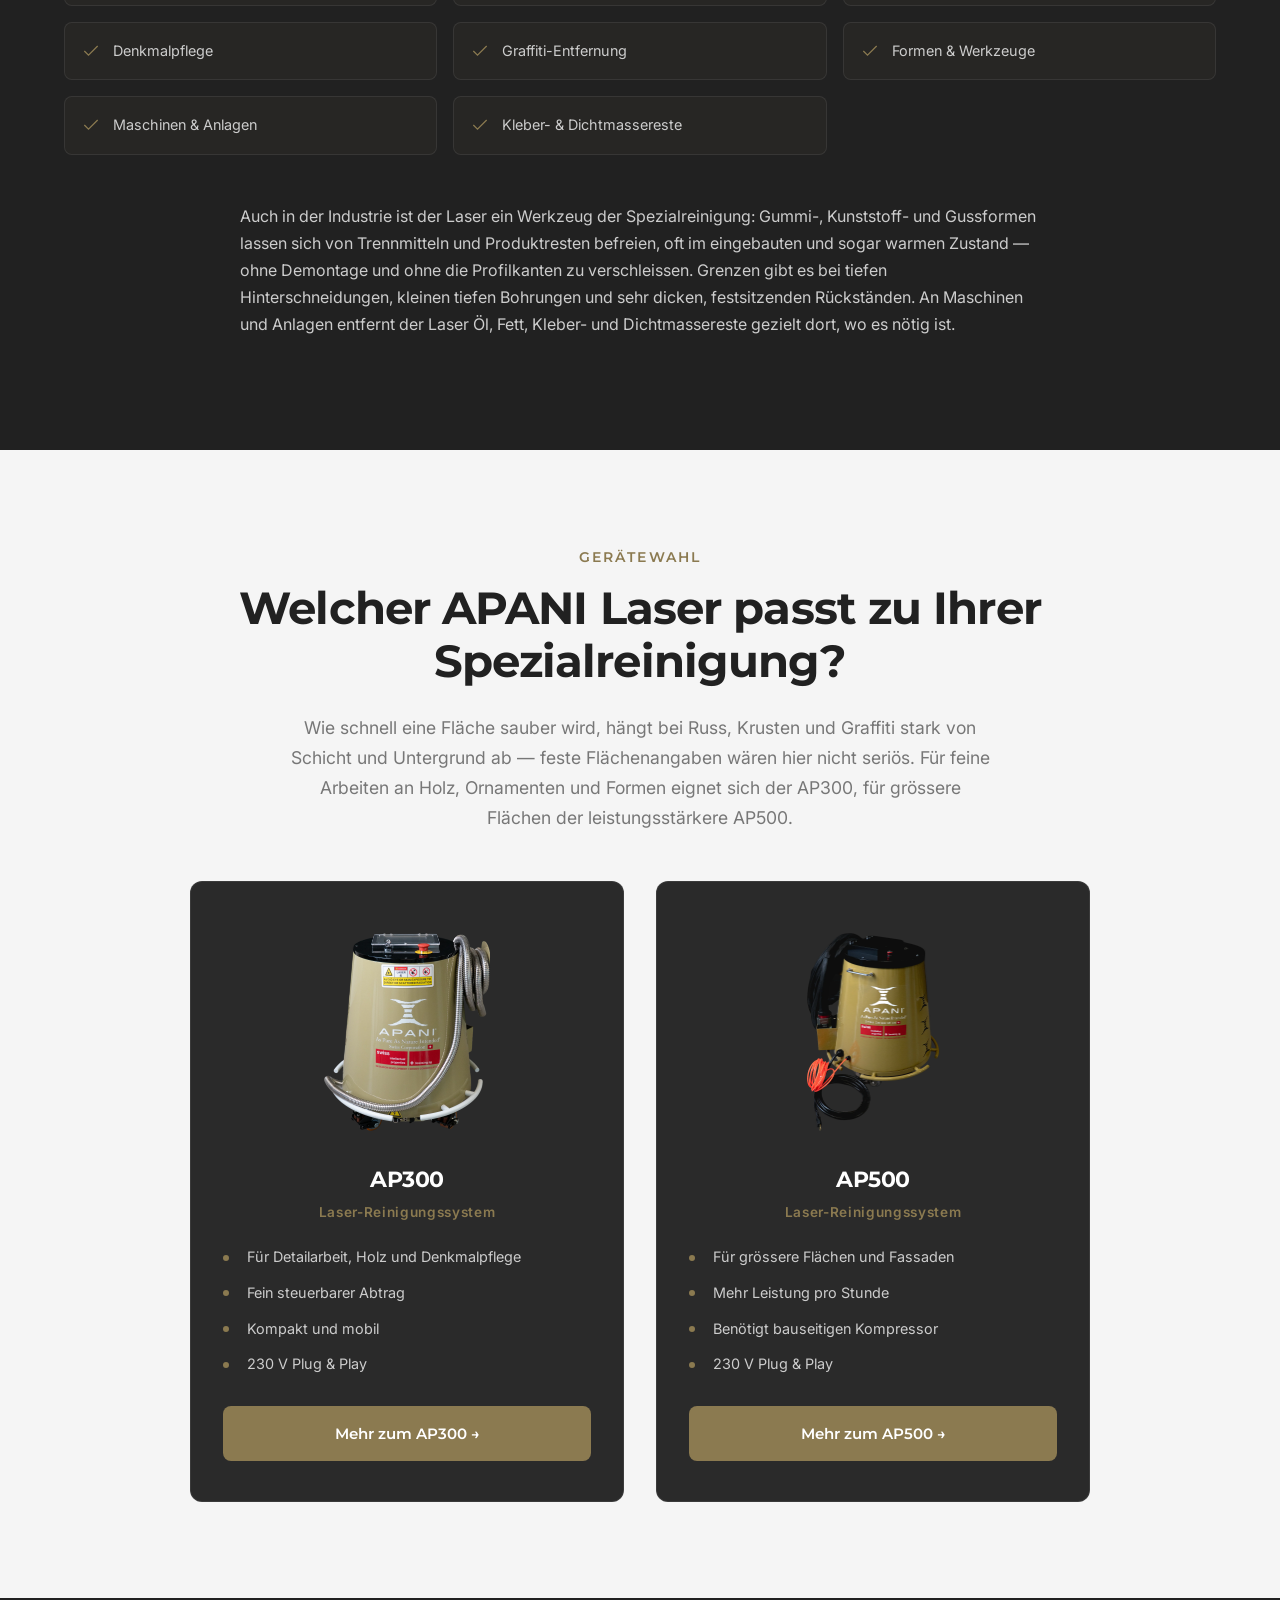
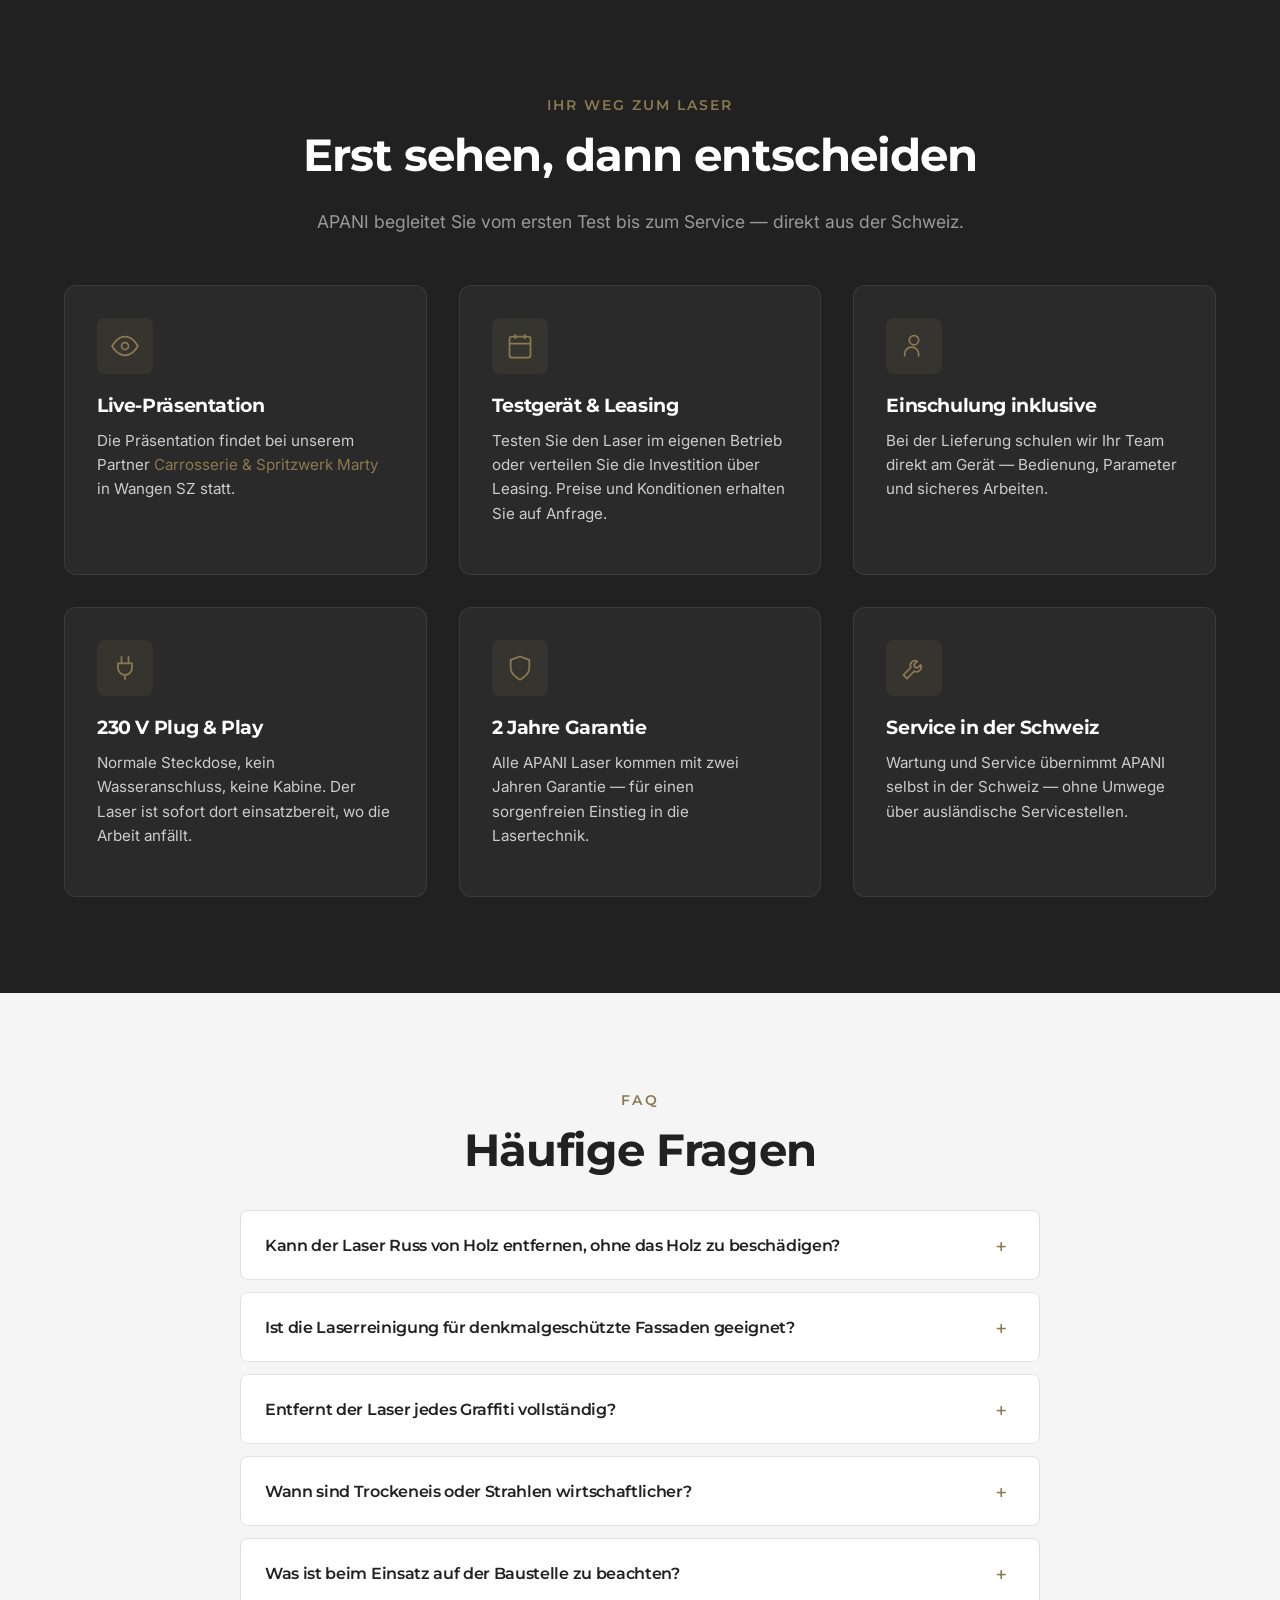
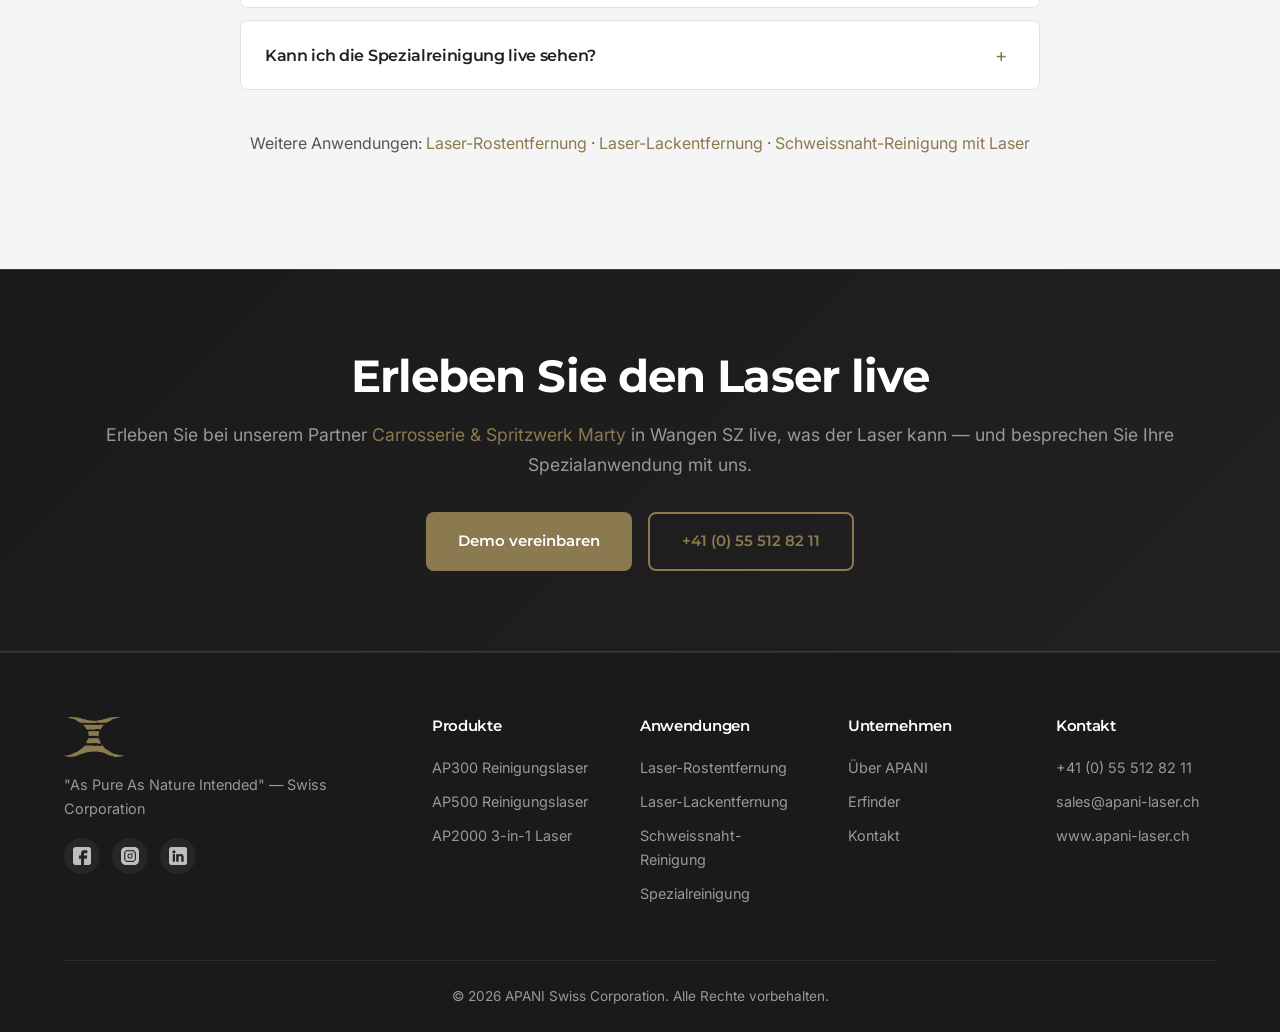
<file: spezialreinigung-laser.html>
<!DOCTYPE html>
<html lang="de-CH">
<head>
  <meta charset="UTF-8">
  <meta name="viewport" content="width=device-width, initial-scale=1.0">
  <title>Spezialreinigung mit Laser — Russ, Graffiti &amp; Krusten schonend entfernen | APANI</title>
  <meta name="description" content="Spezialreinigung mit dem Laser: Russ nach Brandschäden, Graffiti auf Naturstein, Krusten an Fassaden und Rückstände an Formen und Anlagen — trocken, ohne Strahlmittel und ohne Chemie. APANI AP300 und AP500.">
  <meta name="author" content="APANI Swiss Corporation">
  <meta name="robots" content="index, follow">
  <link rel="canonical" href="https://www.apani-laser.ch/spezialreinigung-laser.html">
  <meta property="og:title" content="Spezialreinigung mit Laser — Russ, Graffiti &amp; Krusten schonend entfernen | APANI">
  <meta property="og:description" content="Spezialreinigung mit dem Laser: Russ nach Brandschäden, Graffiti auf Naturstein, Krusten an Fassaden und Rückstände an Formen und Anlagen — trocken, ohne Strahlmittel und ohne Chemie. APANI AP300 und AP500.">
  <meta property="og:type" content="website">
  <meta property="og:url" content="https://www.apani-laser.ch/spezialreinigung-laser.html">
  <meta property="og:image" content="https://www.apani-laser.ch/images/before-after/russ-fachwerk-nachher.jpg">
  <meta property="og:site_name" content="APANI Laser Technology">
  <meta property="og:locale" content="de_CH">
  <meta name="twitter:card" content="summary_large_image">
  <link rel="icon" type="image/png" href="images/favicon.png">
  <link rel="apple-touch-icon" href="images/webclip.png">
  <link rel="preconnect" href="https://fonts.googleapis.com">
  <link rel="preconnect" href="https://fonts.gstatic.com" crossorigin>
  <link href="https://fonts.googleapis.com/css2?family=Inter:wght@400;500;600;700&family=Montserrat:wght@600;700;800&display=swap" rel="stylesheet">
  <link rel="stylesheet" href="style.css">

  <!-- Google Analytics -->
  <script async src="https://www.googletagmanager.com/gtag/js?id=G-SNH6JK3H4Y"></script>
  <script>
    window.dataLayer = window.dataLayer || [];
    function gtag(){dataLayer.push(arguments);}
    gtag('js', new Date());
    gtag('config', 'G-SNH6JK3H4Y');
  </script>

  <script type="application/ld+json">
{
  "@context": "https://schema.org",
  "@type": "BreadcrumbList",
  "itemListElement": [
    {
      "@type": "ListItem",
      "position": 1,
      "name": "Home",
      "item": "https://www.apani-laser.ch/"
    },
    {
      "@type": "ListItem",
      "position": 2,
      "name": "Spezialreinigung mit Laser",
      "item": "https://www.apani-laser.ch/spezialreinigung-laser.html"
    }
  ]
}
  </script>
  <script type="application/ld+json">
{
  "@context": "https://schema.org",
  "@type": "FAQPage",
  "mainEntity": [
    {
      "@type": "Question",
      "name": "Kann der Laser Russ von Holz entfernen, ohne das Holz zu beschädigen?",
      "acceptedAnswer": {
        "@type": "Answer",
        "text": "Ja, bei passend eingestellten Parametern. Der Laser trägt die Russschicht ab, ohne die Holzoberfläche abzuschleifen, und das Holz bleibt trocken. Weil Holzarten und Beschichtungen unterschiedlich reagieren, beginnt jede Arbeit mit einer Probefläche."
      }
    },
    {
      "@type": "Question",
      "name": "Ist die Laserreinigung für denkmalgeschützte Fassaden geeignet?",
      "acceptedAnswer": {
        "@type": "Answer",
        "text": "Die Laserreinigung wird in der Restaurierung seit Jahren eingesetzt, weil sie Krusten schichtweise und kontrolliert abträgt. Bei geschützten Objekten arbeiten Sie immer in Absprache mit der Denkmalpflege und legen zuerst eine Probefläche an, da einzelne Gesteine mit leichten Farbveränderungen reagieren können."
      }
    },
    {
      "@type": "Question",
      "name": "Entfernt der Laser jedes Graffiti vollständig?",
      "acceptedAnswer": {
        "@type": "Answer",
        "text": "Das hängt von Farbe, Schichtdicke und Saugfähigkeit des Untergrunds ab. Auf Naturstein und Beton sind die Ergebnisse meist sehr gut. Ist die Farbe tief in den Stein eingedrungen, können Schatten zurückbleiben — eine Probefläche zeigt, was möglich ist."
      }
    },
    {
      "@type": "Question",
      "name": "Wann sind Trockeneis oder Strahlen wirtschaftlicher?",
      "acceptedAnswer": {
        "@type": "Answer",
        "text": "Bei grossen, robusten Flächen ohne empfindlichen Untergrund sind klassische Verfahren oft schneller. Der Laser lohnt sich dort, wo Substanz erhalten bleiben muss, wo kein Wasser eingebracht werden darf, wo präzise gearbeitet wird oder wo Abdecken und Entsorgen beim Strahlen viel Zeit kosten."
      }
    },
    {
      "@type": "Question",
      "name": "Was ist beim Einsatz auf der Baustelle zu beachten?",
      "acceptedAnswer": {
        "@type": "Answer",
        "text": "Der Arbeitsbereich wird abgegrenzt, alle Personen darin tragen eine geeignete Laserschutzbrille, und Rauch und Staub werden abgesaugt. Beachten Sie die Vorgaben der SUVA zur Lasersicherheit. Bei der Lieferung schulen wir Ihr Team im sicheren Arbeiten."
      }
    },
    {
      "@type": "Question",
      "name": "Kann ich die Spezialreinigung live sehen?",
      "acceptedAnswer": {
        "@type": "Answer",
        "text": "Ja. Die Live-Präsentation findet bei unserem Partner Carrosserie & Spritzwerk Marty in Wangen SZ statt. Zusätzlich bieten wir ein Testgerät sowie Leasing an."
      }
    }
  ]
}
  </script>
</head>
<body>

  <!-- ========== HEADER ========== -->
  <header class="site-header" role="banner">
    <div class="container header-inner">
      <a href="index.html" class="logo" aria-label="APANI Laser — Startseite">
        <img src="images/APANI-LOGO.png" alt="APANI Laser Logo" width="160" height="40">
      </a>
      <nav class="nav-links" role="navigation" aria-label="Hauptnavigation">
        <a href="index.html">Home</a>
        <a href="ap300.html">AP300</a>
        <a href="ap500.html">AP500</a>
        <a href="ap2000.html">AP2000</a>
        <a href="kontakt.html" class="nav-cta">Beratung anfordern</a>
      </nav>
      <button class="hamburger" aria-label="Menü öffnen" aria-expanded="false">
        <span></span><span></span><span></span>
      </button>
    </div>
  </header>

  <main>
    <!-- ========== HERO ========== -->
    <section class="product-hero">
      <div class="container">
        <nav class="breadcrumb" aria-label="Breadcrumb">
          <a href="index.html">Home</a>
          <span>/</span>
          <span class="current">Spezialreinigung mit Laser</span>
        </nav>

        <div class="product-hero-inner">
          <div class="product-hero-content fade-up">
            <div class="product-hero-tagline">RUSS &bull; GRAFFITI &bull; KRUSTEN &bull; RÜCKSTÄNDE</div>
            <h1 class="product-hero-title">Spezialreinigung mit Laser</h1>
            <p class="hero-lead">Für Aufgaben, bei denen Hochdruck, Strahlmittel oder Chemie zu grob sind: Der Laser trägt Russ, Graffiti, Krusten und Rückstände Schicht für Schicht ab — trocken, ohne Wasser und ohne Strahlgut, das danach entsorgt werden muss.</p>
            <div class="product-hero-badges">
              <span class="spec-badge">Trocken</span>
              <span class="spec-badge">Ohne Strahlmittel</span>
              <span class="spec-badge">230 V Plug &amp; Play</span>
              <span class="spec-badge">2 Jahre Garantie</span>
            </div>
            <div class="btn-group">
              <a href="kontakt.html" class="btn btn-primary">Demo vereinbaren</a>
              <a href="#vergleich" class="btn btn-outline">Vorher / Nachher</a>
            </div>
          </div>
          <div class="product-hero-image fade-up">
            <img src="images/ap500/1.webp" alt="APANI AP500 Reinigungslaser für die Spezialreinigung" loading="eager">
          </div>
        </div>
      </div>
    </section>

    <!-- ========== EINFÜHRUNG ========== -->
    <section class="section-light">
      <div class="container">
        <div class="fade-up">
          <span class="section-label">Für Sanierer und Spezialreiniger</span>
          <h2 class="section-title">Wenn klassische Reinigungsverfahren an ihre Grenzen kommen</h2>
        </div>
        <div class="grid-2 fade-up" style="align-items: start;">
          <div>
            <p>Spezialreinigung beginnt dort, wo der normale Unterhalt aufhört: nach einem Brand, wenn Russ an Balken, Putz und Mauerwerk haftet; an historischen Fassaden mit schwarzen Krusten; bei Graffiti auf porösem Naturstein; an Formen und Anlagen, auf denen sich Trennmittel und Produktreste festgesetzt haben. In all diesen Fällen geht es nicht nur darum, dass es sauber wird — sondern darum, dass der Untergrund dabei keinen Schaden nimmt.</p>
            <p>Die bewährten Verfahren haben dabei jeweils ihren Haken. Hochdruck und Nassreinigung bringen Wasser in Holz, Putz und Fugen, das danach wieder austrocknen muss. Sand- oder Glasperlenstrahlen raut Oberflächen auf und erzeugt Strahlgut, das zusammen mit dem Schmutz entsorgt werden muss. Trockeneis arbeitet zwar ohne Rückstände, braucht aber laufend Nachschub an Pellets und ist sehr laut. Chemische Reiniger hinterlassen Rückstände und können Farbe oder Schmutz tiefer in poröse Materialien treiben.</p>
          </div>
          <div>
            <p>Der Reinigungslaser geht einen anderen Weg. Dunkle Schichten wie Russ, Farbe oder Krusten nehmen die Energie der kurzen Laserpulse auf und lösen sich, während der meist hellere Untergrund einen grossen Teil des Lichts reflektiert. Über Leistung und Anzahl der Durchgänge lässt sich steuern, wie viel abgetragen wird — bis hin zur Entfernung einzelner Schichten. Die Oberfläche bleibt trocken, es muss nichts trocknen, und als Rückstand fällt nur Staub bzw. Rauch an, der direkt abgesaugt wird.</p>
            <p>Ehrlich gesagt ist der Laser nicht für jede Aufgabe die wirtschaftlichste Lösung: Grosse, robuste Flächen ohne empfindlichen Untergrund lassen sich mit klassischen Verfahren oft schneller reinigen. Seine Stärken spielt der Laser dort aus, wo Substanz erhalten bleiben muss, wo Wasser schadet, wo präzise gearbeitet werden muss oder wo das Abdecken und Aufräumen beim Strahlen mehr Zeit kostet als die Reinigung selbst.</p>
          </div>
        </div>
      </div>
    </section>

    <!-- ========== VORHER / NACHHER + VERGLEICH ========== -->
    <section class="section-dark" id="vergleich">
      <div class="container">
        <div class="text-center fade-up">
          <span class="section-label">Vorher / Nachher</span>
          <h2 class="section-title">Russ, Krusten und Graffiti — Vorher und Nachher</h2>
          <p class="section-subtitle" style="margin: 0 auto;">Drei typische Aufgaben aus der Spezialreinigung und wie sich der Laser im Vergleich zu klassischen Verfahren schlägt.</p>
        </div>
        <div class="case-block fade-up">
          <h3>Russ nach Brandschäden — Holz, Fachwerk und Putz</h3>
          <p>Nach einem Brand sitzt Russ tief in der Struktur von Balken und auf Putzflächen. Der Laser entfernt die Russschicht, ohne die Holzoberfläche abzuschleifen oder aufzurauen, und ohne Wasser, das in das Holz eindringt. Je nach Holzart und Beschichtung werden die Parameter angepasst — darum gehört eine Probefläche am Anfang jeder Sanierung dazu.</p>
        </div>
        <div class="ba-slider fade-up" style="aspect-ratio: 1 / 1; max-width: 720px;" data-before="images/before-after/russ-fachwerk-vorher.jpg" data-after="images/before-after/russ-fachwerk-nachher.jpg" data-label-before="Vorher" data-label-after="Nachher" aria-label="Vorher Nachher Vergleich Russentfernung Fachwerk"></div>
        <p class="ba-caption">Symbolbild — Ziehen Sie den Regler, um Vorher und Nachher zu vergleichen.</p>
        <div class="case-block fade-up">
          <h3>Krusten und Verschmutzungen an Naturstein-Fassaden</h3>
          <p>In der Restaurierung wird die Laserreinigung seit Jahren für Stein eingesetzt, weil sie schwarze Krusten und Schmutzfilme schichtweise abträgt und feine Ornamente erhält. Bei geschützten Objekten erfolgt die Reinigung immer in Absprache mit der Denkmalpflege und nach einer Probefläche, denn einzelne Gesteine können auf die Laserbehandlung mit leichten Farbveränderungen reagieren.</p>
        </div>
        <div class="ba-slider fade-up" style="" data-before="images/before-after/stein-fassade-vorher.jpg" data-after="images/before-after/stein-fassade-nachher.jpg" data-label-before="Vorher" data-label-after="Nachher" aria-label="Vorher Nachher Vergleich Fassadenreinigung Naturstein"></div>
        <p class="ba-caption">Symbolbild — Ziehen Sie den Regler, um Vorher und Nachher zu vergleichen.</p>
        <div class="case-block fade-up">
          <h3>Graffiti auf Naturstein und Beton</h3>
          <p>Auf porösem Stein treiben Lösungsmittel die Farbe oft noch tiefer in das Material. Der Laser verdampft die Farbpigmente an der Oberfläche — ohne Chemie und ohne Hochdruck. Wie vollständig ein Graffiti verschwindet, hängt von Farbe, Schichtdicke und Saugfähigkeit des Untergrunds ab; bei tief eingedrungener Farbe können Schatten zurückbleiben.</p>
        </div>
        <div class="ba-slider fade-up" style="" data-before="images/before-after/graffiti-stein-vorher.jpg" data-after="images/before-after/graffiti-stein-nachher.jpg" data-label-before="Vorher" data-label-after="Nachher" aria-label="Vorher Nachher Vergleich Graffiti-Entfernung Naturstein"></div>
        <p class="ba-caption">Symbolbild — Ziehen Sie den Regler, um Vorher und Nachher zu vergleichen.</p>
        <div class="text-center fade-up" style="margin: 1rem 0 2rem;"><h3>Laser im Vergleich zu Trockeneis, Strahlen und Nassreinigung</h3></div>
        <div class="fade-up table-scroll" style="max-width: 960px; margin: 0 auto;">
          <table class="comparison-table">
            <thead><tr><th>Kriterium</th><th>Trockeneis</th><th>Sand- / Glasperlenstrahlen</th><th>Hochdruck / Chemie</th><th>APANI Laser</th></tr></thead>
            <tbody>
              <tr><td data-label="Kriterium">Wasser im Untergrund</td><td data-label="Trockeneis">Nein</td><td data-label="Sand- / Glasperlenstrahlen">Nein</td><td data-label="Hochdruck / Chemie">Ja, Durchfeuchtung</td><td data-label="APANI Laser">Nein</td></tr>
              <tr><td data-label="Kriterium">Verbrauchsmaterial</td><td data-label="Trockeneis">Trockeneis-Pellets</td><td data-label="Sand- / Glasperlenstrahlen">Strahlmittel</td><td data-label="Hochdruck / Chemie">Wasser, Reiniger</td><td data-label="APANI Laser">Keines</td></tr>
              <tr><td data-label="Kriterium">Abfall nach der Reinigung</td><td data-label="Trockeneis">Nur Schmutz</td><td data-label="Sand- / Glasperlenstrahlen">Strahlgut + Schmutz</td><td data-label="Hochdruck / Chemie">Schmutzwasser, Chemie</td><td data-label="APANI Laser">Nur Filterrückstände</td></tr>
              <tr><td data-label="Kriterium">Abtrag am Untergrund</td><td data-label="Trockeneis">Gering</td><td data-label="Sand- / Glasperlenstrahlen">Raut auf</td><td data-label="Hochdruck / Chemie">Je nach Druck</td><td data-label="APANI Laser">Steuerbar, schichtweise</td></tr>
              <tr><td data-label="Kriterium">Lärm &amp; Abdecken</td><td data-label="Trockeneis">Sehr laut</td><td data-label="Sand- / Glasperlenstrahlen">Aufwendiges Abdecken</td><td data-label="Hochdruck / Chemie">Spritzwasser</td><td data-label="APANI Laser">Absaugung, Arbeitsbereich abgrenzen</td></tr>
              <tr><td data-label="Kriterium">Grosse, robuste Flächen</td><td data-label="Trockeneis">Schnell</td><td data-label="Sand- / Glasperlenstrahlen">Schnell</td><td data-label="Hochdruck / Chemie">Schnell</td><td data-label="APANI Laser">Langsamer — hier oft klassisch</td></tr>
            </tbody>
          </table>
        </div>
      </div>
    </section>

    <!-- ========== ABLAUF ========== -->
    <section class="section-light">
      <div class="container">
        <div class="text-center fade-up">
          <span class="section-label">Ablauf</span>
          <h2 class="section-title">So läuft eine Spezialreinigung mit dem Laser ab</h2>
        </div>
        <div class="fade-up" style="max-width: 800px; margin: 2rem auto 0;">
          <div class="advantage-item">
            <div class="advantage-icon"><svg viewBox="0 0 24 24"><circle cx="12" cy="12" r="3"/><path d="M12 2v4m0 12v4m-7-7H1m22 0h-4"/></svg></div>
            <div>
              <h3>1. Probefläche anlegen</h3>
              <p>An einer unauffälligen Stelle werden Leistung und Durchgänge auf Schicht und Untergrund abgestimmt — bei Holz, Naturstein und Denkmälern unverzichtbar.</p>
            </div>
          </div>
          <div class="advantage-item">
            <div class="advantage-icon"><svg viewBox="0 0 24 24"><polygon points="13 2 3 14 12 14 11 22 21 10 12 10"/></svg></div>
            <div>
              <h3>2. Schichtweise abtragen</h3>
              <p>Die Fläche wird Bahn für Bahn gereinigt, der entstehende Rauch und Staub direkt abgesaugt. Der Arbeitsbereich wird abgegrenzt.</p>
            </div>
          </div>
          <div class="advantage-item">
            <div class="advantage-icon"><svg viewBox="0 0 24 24"><path d="M20 6L9 17l-5-5"/></svg></div>
            <div>
              <h3>3. Kontrollieren und weiterarbeiten</h3>
              <p>Die Oberfläche ist trocken. Anstrich, Versiegelung oder Imprägnierung können ohne Trocknungszeit folgen.</p>
            </div>
          </div>
        </div>
      </div>
    </section>

    <!-- ========== ANWENDUNGEN ========== -->
    <section class="section-dark">
      <div class="container">
        <div class="text-center fade-up">
          <span class="section-label">Anwendungen</span>
          <h2 class="section-title">Einsatzbereiche der Laser-Spezialreinigung</h2>
          <p class="section-subtitle" style="margin: 0 auto 3rem;">Für Sanierungsfirmen, Spezialreiniger, Restauratoren und die Instandhaltung in der Industrie.</p>
        </div>
        <div class="use-cases-list fade-up">
          <div class="use-case-item"><svg viewBox="0 0 24 24"><path d="M20 6L9 17l-5-5"/></svg> Brandschadensanierung</div>
          <div class="use-case-item"><svg viewBox="0 0 24 24"><path d="M20 6L9 17l-5-5"/></svg> Fachwerk &amp; Holzbalken</div>
          <div class="use-case-item"><svg viewBox="0 0 24 24"><path d="M20 6L9 17l-5-5"/></svg> Naturstein-Fassaden</div>
          <div class="use-case-item"><svg viewBox="0 0 24 24"><path d="M20 6L9 17l-5-5"/></svg> Denkmalpflege</div>
          <div class="use-case-item"><svg viewBox="0 0 24 24"><path d="M20 6L9 17l-5-5"/></svg> Graffiti-Entfernung</div>
          <div class="use-case-item"><svg viewBox="0 0 24 24"><path d="M20 6L9 17l-5-5"/></svg> Formen &amp; Werkzeuge</div>
          <div class="use-case-item"><svg viewBox="0 0 24 24"><path d="M20 6L9 17l-5-5"/></svg> Maschinen &amp; Anlagen</div>
          <div class="use-case-item"><svg viewBox="0 0 24 24"><path d="M20 6L9 17l-5-5"/></svg> Kleber- &amp; Dichtmassereste</div>
        </div>
        <div class="fade-up" style="max-width: 800px; margin: 3rem auto 0;">
          <p>Auch in der Industrie ist der Laser ein Werkzeug der Spezialreinigung: Gummi-, Kunststoff- und Gussformen lassen sich von Trennmitteln und Produktresten befreien, oft im eingebauten und sogar warmen Zustand — ohne Demontage und ohne die Profilkanten zu verschleissen. Grenzen gibt es bei tiefen Hinterschneidungen, kleinen tiefen Bohrungen und sehr dicken, festsitzenden Rückständen. An Maschinen und Anlagen entfernt der Laser Öl, Fett, Kleber- und Dichtmassereste gezielt dort, wo es nötig ist.</p>
        </div>
      </div>
    </section>

    <!-- ========== PRODUKTE ========== -->
    <section class="section-light">
      <div class="container">
        <div class="text-center fade-up">
          <span class="section-label">Gerätewahl</span>
          <h2 class="section-title">Welcher APANI Laser passt zu Ihrer Spezialreinigung?</h2>
          <p class="section-subtitle" style="margin: 0 auto 3rem;">Wie schnell eine Fläche sauber wird, hängt bei Russ, Krusten und Graffiti stark von Schicht und Untergrund ab — feste Flächenangaben wären hier nicht seriös. Für feine Arbeiten an Holz, Ornamenten und Formen eignet sich der AP300, für grössere Flächen der leistungsstärkere AP500.</p>
        </div>
        <div class="grid-2 fade-up" style="max-width: 900px; margin: 0 auto;">
          <div class="product-card">
            <div class="product-card-image">
              <img src="images/ap300/1.webp" alt="APANI AP300 Laser-Reinigungssystem" loading="lazy">
            </div>
            <h3>AP300</h3>
            <span class="product-type">Laser-Reinigungssystem</span>
            <ul>
              <li>Für Detailarbeit, Holz und Denkmalpflege</li>
              <li>Fein steuerbarer Abtrag</li>
              <li>Kompakt und mobil</li>
              <li>230 V Plug &amp; Play</li>
            </ul>
            <a class="btn btn-primary" href="ap300.html">Mehr zum AP300 &rarr;</a>
          </div>
          <div class="product-card">
            <div class="product-card-image">
              <img src="images/ap500/4.webp" alt="APANI AP500 Laser-Reinigungssystem" loading="lazy">
            </div>
            <h3>AP500</h3>
            <span class="product-type">Laser-Reinigungssystem</span>
            <ul>
              <li>Für grössere Flächen und Fassaden</li>
              <li>Mehr Leistung pro Stunde</li>
              <li>Benötigt bauseitigen Kompressor</li>
              <li>230 V Plug &amp; Play</li>
            </ul>
            <a class="btn btn-primary" href="ap500.html">Mehr zum AP500 &rarr;</a>
          </div>
        </div>
      </div>
    </section>

    <!-- ========== SO KOMMEN SIE ZU IHREM LASER ========== -->
    <section class="section-dark">
      <div class="container">
        <div class="text-center fade-up">
          <span class="section-label">Ihr Weg zum Laser</span>
          <h2 class="section-title">Erst sehen, dann entscheiden</h2>
          <p class="section-subtitle" style="margin: 0 auto 3rem;">APANI begleitet Sie vom ersten Test bis zum Service — direkt aus der Schweiz.</p>
        </div>
        <div class="grid-3 fade-up">
          <div class="card">
            <div class="card-icon"><svg viewBox="0 0 24 24"><path d="M1 12s4-8 11-8 11 8 11 8-4 8-11 8S1 12 1 12z"/><circle cx="12" cy="12" r="3"/></svg></div>
            <h3>Live-Präsentation</h3>
            <p>Die Präsentation findet bei unserem Partner <a href="https://www.cs-marty.ch/" class="text-gold" target="_blank" rel="noopener">Carrosserie &amp; Spritzwerk Marty</a> in Wangen SZ statt.</p>
          </div>
          <div class="card">
            <div class="card-icon"><svg viewBox="0 0 24 24"><rect x="3" y="4" width="18" height="18" rx="2"/><path d="M16 2v4M8 2v4M3 10h18"/></svg></div>
            <h3>Testgerät &amp; Leasing</h3>
            <p>Testen Sie den Laser im eigenen Betrieb oder verteilen Sie die Investition über Leasing. Preise und Konditionen erhalten Sie auf Anfrage.</p>
          </div>
          <div class="card">
            <div class="card-icon"><svg viewBox="0 0 24 24"><circle cx="12" cy="7" r="4"/><path d="M4 21v-2a6 6 0 0 1 12 0v2"/></svg></div>
            <h3>Einschulung inklusive</h3>
            <p>Bei der Lieferung schulen wir Ihr Team direkt am Gerät — Bedienung, Parameter und sicheres Arbeiten.</p>
          </div>
          <div class="card">
            <div class="card-icon"><svg viewBox="0 0 24 24"><path d="M9 2v6m6-6v6M6 8h12v4a6 6 0 0 1-12 0V8zm6 10v4"/></svg></div>
            <h3>230 V Plug &amp; Play</h3>
            <p>Normale Steckdose, kein Wasseranschluss, keine Kabine. Der Laser ist sofort dort einsatzbereit, wo die Arbeit anfällt.</p>
          </div>
          <div class="card">
            <div class="card-icon"><svg viewBox="0 0 24 24"><path d="M12 22s8-4 8-10V5l-8-3-8 3v7c0 6 8 10 8 10z"/></svg></div>
            <h3>2 Jahre Garantie</h3>
            <p>Alle APANI Laser kommen mit zwei Jahren Garantie — für einen sorgenfreien Einstieg in die Lasertechnik.</p>
          </div>
          <div class="card">
            <div class="card-icon"><svg viewBox="0 0 24 24"><path d="M14.7 6.3a4 4 0 0 0-5.4 5.4L3 18l3 3 6.3-6.3a4 4 0 0 0 5.4-5.4l-2.6 2.6-2.4-.6-.6-2.4z"/></svg></div>
            <h3>Service in der Schweiz</h3>
            <p>Wartung und Service übernimmt APANI selbst in der Schweiz — ohne Umwege über ausländische Servicestellen.</p>
          </div>
        </div>
      </div>
    </section>

    <!-- ========== FAQ ========== -->
    <section class="section-light" id="faq">
      <div class="container">
        <div class="text-center fade-up">
          <span class="section-label">FAQ</span>
          <h2 class="section-title">Häufige Fragen</h2>
        </div>
        <div class="fade-up" style="max-width: 800px; margin: 2rem auto 0;">
          <div class="faq-item">
            <div class="faq-question">
              <h3 class="faq-q">Kann der Laser Russ von Holz entfernen, ohne das Holz zu beschädigen?</h3>
              <span class="faq-toggle">+</span>
            </div>
            <div class="faq-answer">
              <div class="faq-answer-inner">
                <p>Ja, bei passend eingestellten Parametern. Der Laser trägt die Russschicht ab, ohne die Holzoberfläche abzuschleifen, und das Holz bleibt trocken. Weil Holzarten und Beschichtungen unterschiedlich reagieren, beginnt jede Arbeit mit einer Probefläche.</p>
              </div>
            </div>
          </div>
          <div class="faq-item">
            <div class="faq-question">
              <h3 class="faq-q">Ist die Laserreinigung für denkmalgeschützte Fassaden geeignet?</h3>
              <span class="faq-toggle">+</span>
            </div>
            <div class="faq-answer">
              <div class="faq-answer-inner">
                <p>Die Laserreinigung wird in der Restaurierung seit Jahren eingesetzt, weil sie Krusten schichtweise und kontrolliert abträgt. Bei geschützten Objekten arbeiten Sie immer in Absprache mit der Denkmalpflege und legen zuerst eine Probefläche an, da einzelne Gesteine mit leichten Farbveränderungen reagieren können.</p>
              </div>
            </div>
          </div>
          <div class="faq-item">
            <div class="faq-question">
              <h3 class="faq-q">Entfernt der Laser jedes Graffiti vollständig?</h3>
              <span class="faq-toggle">+</span>
            </div>
            <div class="faq-answer">
              <div class="faq-answer-inner">
                <p>Das hängt von Farbe, Schichtdicke und Saugfähigkeit des Untergrunds ab. Auf Naturstein und Beton sind die Ergebnisse meist sehr gut. Ist die Farbe tief in den Stein eingedrungen, können Schatten zurückbleiben — eine Probefläche zeigt, was möglich ist.</p>
              </div>
            </div>
          </div>
          <div class="faq-item">
            <div class="faq-question">
              <h3 class="faq-q">Wann sind Trockeneis oder Strahlen wirtschaftlicher?</h3>
              <span class="faq-toggle">+</span>
            </div>
            <div class="faq-answer">
              <div class="faq-answer-inner">
                <p>Bei grossen, robusten Flächen ohne empfindlichen Untergrund sind klassische Verfahren oft schneller. Der Laser lohnt sich dort, wo Substanz erhalten bleiben muss, wo kein Wasser eingebracht werden darf, wo präzise gearbeitet wird oder wo Abdecken und Entsorgen beim Strahlen viel Zeit kosten.</p>
              </div>
            </div>
          </div>
          <div class="faq-item">
            <div class="faq-question">
              <h3 class="faq-q">Was ist beim Einsatz auf der Baustelle zu beachten?</h3>
              <span class="faq-toggle">+</span>
            </div>
            <div class="faq-answer">
              <div class="faq-answer-inner">
                <p>Der Arbeitsbereich wird abgegrenzt, alle Personen darin tragen eine geeignete Laserschutzbrille, und Rauch und Staub werden abgesaugt. Beachten Sie die Vorgaben der SUVA zur Lasersicherheit. Bei der Lieferung schulen wir Ihr Team im sicheren Arbeiten.</p>
              </div>
            </div>
          </div>
          <div class="faq-item">
            <div class="faq-question">
              <h3 class="faq-q">Kann ich die Spezialreinigung live sehen?</h3>
              <span class="faq-toggle">+</span>
            </div>
            <div class="faq-answer">
              <div class="faq-answer-inner">
                <p>Ja. Die Live-Präsentation findet bei unserem Partner Carrosserie &amp; Spritzwerk Marty in Wangen SZ statt. Zusätzlich bieten wir ein Testgerät sowie Leasing an.</p>
              </div>
            </div>
          </div>
        </div>
        <p class="text-center fade-up" style="margin-top: 2.5rem;">Weitere Anwendungen: <a href="laser-rostentfernung.html" class="text-gold">Laser-Rostentfernung</a> · <a href="laser-lackentfernung.html" class="text-gold">Laser-Lackentfernung</a> · <a href="schweissnaht-reinigung-laser.html" class="text-gold">Schweissnaht-Reinigung mit Laser</a></p>
      </div>
    </section>

    <!-- ========== CTA BANNER ========== -->
    <section class="cta-banner">
      <div class="container fade-up">
        <h2>Erleben Sie den Laser live</h2>
        <p>Erleben Sie bei unserem Partner <a href="https://www.cs-marty.ch/" class="text-gold" target="_blank" rel="noopener">Carrosserie &amp; Spritzwerk Marty</a> in Wangen SZ live, was der Laser kann — und besprechen Sie Ihre Spezialanwendung mit uns.</p>
        <div class="btn-group">
          <a href="kontakt.html" class="btn btn-primary">Demo vereinbaren</a>
          <a href="tel:+41555128211" class="btn btn-outline">+41 (0) 55 512 82 11</a>
        </div>
      </div>
    </section>
  </main>

  <!-- ========== FOOTER ========== -->
  <footer class="site-footer" role="contentinfo">
    <div class="container">
      <div class="footer-grid">
        <div class="footer-brand">
          <a href="index.html" class="logo">
            <img src="images/APANI-LOGO.png" alt="APANI Logo" width="140" height="35">
          </a>
          <p>"As Pure As Nature Intended" — Swiss Corporation</p>
          <div class="footer-social">
            <a href="https://www.facebook.com/AsPureAsNatureIntended/" target="_blank" rel="noopener" aria-label="APANI auf Facebook"><img src="images/Apani-FB.png" alt="Facebook"></a>
            <a href="https://www.instagram.com/apanilaser/" target="_blank" rel="noopener" aria-label="APANI auf Instagram"><img src="images/Apani-Instagram.png" alt="Instagram"></a>
            <a href="https://www.linkedin.com/company/apani" target="_blank" rel="noopener" aria-label="APANI auf LinkedIn"><img src="images/Apani-Linkedin.png" alt="LinkedIn"></a>
          </div>
        </div>
        <div class="footer-col">
          <h4>Produkte</h4>
          <a href="ap300.html">AP300 Reinigungslaser</a>
          <a href="ap500.html">AP500 Reinigungslaser</a>
          <a href="ap2000.html">AP2000 3-in-1 Laser</a>
        </div>
        <div class="footer-col">
          <h4>Anwendungen</h4>
          <a href="laser-rostentfernung.html">Laser-Rostentfernung</a>
          <a href="laser-lackentfernung.html">Laser-Lackentfernung</a>
          <a href="schweissnaht-reinigung-laser.html">Schweissnaht-Reinigung</a>
          <a href="spezialreinigung-laser.html">Spezialreinigung</a>
        </div>
        <div class="footer-col">
          <h4>Unternehmen</h4>
          <a href="index.html#ueber">Über APANI</a>
          <a href="erfinder.html">Erfinder</a>
          <a href="kontakt.html">Kontakt</a>
        </div>
        <div class="footer-col">
          <h4>Kontakt</h4>
          <a href="tel:+41555128211">+41 (0) 55 512 82 11</a>
          <a href="mailto:sales@apani-laser.ch">sales@apani-laser.ch</a>
          <a href="https://www.apani-laser.ch">www.apani-laser.ch</a>
        </div>
      </div>
      <div class="footer-bottom">
        &copy; 2026 APANI Swiss Corporation. Alle Rechte vorbehalten.
      </div>
    </div>
  </footer>

  <button class="back-to-top" aria-label="Nach oben scrollen">
    <svg viewBox="0 0 24 24" fill="none" stroke="currentColor" stroke-width="2"><polyline points="18 15 12 9 6 15"/></svg>
  </button>

  <script src="main.js"></script>
</body>
</html>
</file>
<file: style.css>
/* ============================================
   APANI Laser Technology — style.css
   Premium Dark Theme with Gold Accents
   ============================================ */

/* --- CSS Custom Properties --- */
:root {
  --gold: #8b7a50;
  --gold-light: #a89668;
  --gold-glow: rgba(139, 122, 80, 0.4);
  --dark: #212121;
  --dark-alt: #1a1a1a;
  --dark-card: #2a2a2a;
  --white: #ffffff;
  --off-white: #f5f5f5;
  --text-light: #cccccc;
  --text-muted: #999999;
  --border-dark: rgba(255,255,255,0.08);
  --border-gold: rgba(139,122,80,0.3);
  --shadow-gold: 0 8px 32px rgba(139,122,80,0.2);
  --shadow-dark: 0 4px 24px rgba(0,0,0,0.4);
  --transition: 0.3s cubic-bezier(0.4, 0, 0.2, 1);
  --radius: 12px;
  --radius-sm: 8px;
  --max-width: 1200px;
  --header-height: 80px;
}

/* --- Reset & Base --- */
*, *::before, *::after {
  margin: 0;
  padding: 0;
  box-sizing: border-box;
}

html {
  scroll-behavior: smooth;
  font-size: 16px;
  -webkit-font-smoothing: antialiased;
  -moz-osx-font-smoothing: grayscale;
}

body {
  font-family: 'Inter', -apple-system, BlinkMacSystemFont, sans-serif;
  background: var(--dark);
  color: var(--white);
  line-height: 1.7;
  overflow-x: hidden;
}

img {
  max-width: 100%;
  height: auto;
  display: block;
}

a {
  color: var(--gold);
  text-decoration: none;
  transition: color var(--transition);
}

a:hover {
  color: var(--gold-light);
}

ul, ol {
  list-style: none;
}

/* --- Typography --- */
h1, h2, h3, h4, h5, h6 {
  font-family: 'Montserrat', sans-serif;
  font-weight: 700;
  line-height: 1.2;
  letter-spacing: -0.02em;
}

h1 { font-size: clamp(2.2rem, 5vw, 4rem); }
h2 { font-size: clamp(1.8rem, 3.5vw, 2.8rem); }
h3 { font-size: clamp(1.3rem, 2.5vw, 1.8rem); }
h4 { font-size: clamp(1.1rem, 2vw, 1.4rem); }

p {
  color: var(--text-light);
  margin-bottom: 1rem;
}

.section-label {
  font-family: 'Montserrat', sans-serif;
  font-size: 0.85rem;
  font-weight: 600;
  text-transform: uppercase;
  letter-spacing: 0.15em;
  color: var(--gold);
  margin-bottom: 0.75rem;
  display: block;
}

.section-title {
  margin-bottom: 1.5rem;
}

.section-subtitle {
  font-size: 1.1rem;
  color: var(--text-muted);
  max-width: 700px;
}

.text-center { text-align: center; }
.text-gold { color: var(--gold); }

/* --- Layout --- */
.container {
  width: 100%;
  max-width: var(--max-width);
  margin: 0 auto;
  padding: 0 1.5rem;
}

section {
  padding: 6rem 0;
}

.section-dark {
  background: var(--dark);
}

/* --- Intro Video Section --- */
.intro-video-section {
  padding-top: 5rem;
  padding-bottom: 5rem;
}
.intro-video-wrap {
  position: relative;
  margin: 2.5rem auto 0;
  max-width: 960px;
  border-radius: 16px;
  overflow: hidden;
  box-shadow: 0 25px 60px rgba(0,0,0,0.55), 0 0 0 1px rgba(212,175,55,0.15);
  background: #000;
}
.intro-video {
  display: block;
  width: 100%;
  height: auto;
}

/* --- Before / After Slider --- */
.ba-slider {
  position: relative;
  width: 100%;
  max-width: 1200px;
  margin: 2.5rem auto 3rem;
  aspect-ratio: 16 / 9;
  border-radius: 14px;
  overflow: hidden;
  box-shadow: 0 25px 60px rgba(0,0,0,0.55), 0 0 0 1px rgba(212,175,55,0.18);
  user-select: none;
  touch-action: none;
  background: #000;
  cursor: ew-resize;
}
.ba-slider img {
  position: absolute;
  inset: 0;
  width: 100%;
  height: 100%;
  object-fit: cover;
  pointer-events: none;
  display: block;
}
.ba-slider .ba-after { z-index: 1; }
.ba-slider .ba-before {
  z-index: 2;
  clip-path: inset(0 50% 0 0);
}
/* Laser beam handle */
.ba-slider .ba-handle {
  position: absolute;
  top: -8px;
  bottom: -8px;
  left: 50%;
  width: 2px;
  background: linear-gradient(to bottom,
    rgba(255,255,255,0) 0%,
    rgba(255,200,120,0.9) 8%,
    #fff 50%,
    rgba(255,200,120,0.9) 92%,
    rgba(255,255,255,0) 100%);
  z-index: 3;
  transform: translateX(-50%);
  pointer-events: none;
  box-shadow:
    0 0 4px rgba(255,255,255,1),
    0 0 12px rgba(255,180,80,0.95),
    0 0 24px rgba(255,120,40,0.85),
    0 0 48px rgba(255,80,20,0.6),
    0 0 80px rgba(255,60,10,0.35);
  animation: ba-laser-flicker 1.6s ease-in-out infinite;
}
@keyframes ba-laser-flicker {
  0%, 100% { filter: brightness(1); }
  45% { filter: brightness(1.25); }
  55% { filter: brightness(0.92); }
}
/* Laser head (top) */
.ba-slider .ba-handle::before {
  content: '';
  position: absolute;
  top: -2px;
  left: 50%;
  width: 26px;
  height: 26px;
  border-radius: 6px 6px 4px 4px;
  background:
    radial-gradient(circle at 50% 80%, rgba(255,220,140,0.95) 0%, rgba(255,140,40,0.7) 30%, transparent 70%),
    linear-gradient(180deg, #2a2a2a 0%, #4a4a4a 40%, #1a1a1a 100%);
  border: 1px solid rgba(255,180,80,0.6);
  transform: translate(-50%, -100%);
  box-shadow:
    0 0 12px rgba(255,140,40,0.8),
    0 0 24px rgba(255,80,20,0.5),
    inset 0 -2px 4px rgba(0,0,0,0.6);
}
/* Impact glow at the bottom (where laser hits surface) */
.ba-slider .ba-handle::after {
  content: '';
  position: absolute;
  bottom: 0;
  left: 50%;
  width: 90px;
  height: 90px;
  transform: translate(-50%, 35%);
  border-radius: 50%;
  background: radial-gradient(circle,
    rgba(255,255,240,0.85) 0%,
    rgba(255,200,100,0.6) 15%,
    rgba(255,120,30,0.4) 35%,
    rgba(255,60,10,0.15) 60%,
    transparent 80%);
  pointer-events: none;
  animation: ba-laser-pulse 1.4s ease-in-out infinite;
}
@keyframes ba-laser-pulse {
  0%, 100% { transform: translate(-50%, 35%) scale(1); opacity: 0.95; }
  50% { transform: translate(-50%, 35%) scale(1.15); opacity: 1; }
}
.ba-slider .ba-label {
  position: absolute;
  top: 14px;
  padding: 6px 14px;
  font-size: 0.78rem;
  font-weight: 600;
  letter-spacing: 0.08em;
  text-transform: uppercase;
  color: #fff;
  background: rgba(0,0,0,0.7);
  border: 1px solid rgba(212,175,55,0.4);
  border-radius: 999px;
  z-index: 4;
  pointer-events: none;
}
.ba-slider .ba-label-before { left: 14px; }
.ba-slider .ba-label-after { right: 14px; }
@media (max-width: 600px) {
  .ba-slider { aspect-ratio: 4 / 3; }
  .ba-slider .ba-handle::before { width: 36px; height: 36px; }
  .ba-slider .ba-label { font-size: 0.7rem; padding: 4px 10px; }
}

.intro-features {
  display: grid;
  grid-template-columns: repeat(4, 1fr);
  gap: 1.5rem;
  margin-top: 3rem;
}
.intro-feature {
  background: rgba(255,255,255,0.03);
  border: 1px solid rgba(212,175,55,0.18);
  border-radius: 14px;
  padding: 1.75rem 1.25rem;
  text-align: center;
  transition: transform 0.3s ease, border-color 0.3s ease, background 0.3s ease;
}
.intro-feature:hover {
  transform: translateY(-4px);
  border-color: rgba(212,175,55,0.5);
  background: rgba(255,255,255,0.05);
}
.intro-feature-icon {
  width: 56px;
  height: 56px;
  margin: 0 auto 1rem;
  border-radius: 50%;
  display: flex;
  align-items: center;
  justify-content: center;
  background: linear-gradient(135deg, rgba(212,175,55,0.18), rgba(212,175,55,0.05));
  color: var(--gold, #d4af37);
}
.intro-feature-icon svg {
  width: 28px;
  height: 28px;
}
.intro-feature h3 {
  font-size: 1.05rem;
  margin: 0 0 0.5rem;
  color: #fff;
}
.intro-feature p {
  font-size: 0.9rem;
  line-height: 1.5;
  color: rgba(255,255,255,0.7);
  margin: 0;
}
@media (max-width: 900px) {
  .intro-features { grid-template-columns: repeat(2, 1fr); }
}
@media (max-width: 480px) {
  .intro-features { grid-template-columns: 1fr; }
}

.intro-video-logo {
  position: absolute;
  bottom: 2%;
  right: 2%;
  width: 13%;
  max-width: 110px;
  min-width: 70px;
  height: auto;
  background: #000;
  padding: 8px 14px;
  border-radius: 8px;
  pointer-events: none;
  z-index: 2;
  box-shadow: 0 0 10px 6px #000;
}

.section-light {
  background: var(--off-white);
  color: var(--dark);
}

.section-light p {
  color: #555;
}

.section-light .section-subtitle {
  color: #777;
}

.section-darker {
  background: var(--dark-alt);
}

/* --- Header / Navigation --- */
.site-header {
  position: fixed;
  top: 0;
  left: 0;
  width: 100%;
  z-index: 1000;
  background: rgba(33, 33, 33, 0.9);
  backdrop-filter: blur(20px);
  -webkit-backdrop-filter: blur(20px);
  border-bottom: 1px solid var(--border-dark);
  height: var(--header-height);
  transition: background var(--transition), box-shadow var(--transition);
}

.site-header.scrolled {
  background: rgba(26, 26, 26, 0.98);
  box-shadow: 0 2px 20px rgba(0,0,0,0.5);
}

.header-inner {
  display: flex;
  align-items: center;
  justify-content: space-between;
  height: var(--header-height);
}

.logo {
  display: flex;
  align-items: center;
  gap: 0.75rem;
}

.logo img {
  height: 40px;
  width: auto;
}

.logo-text {
  font-family: 'Montserrat', sans-serif;
  font-weight: 700;
  font-size: 1.1rem;
  color: var(--white);
  letter-spacing: 0.05em;
}

.nav-links {
  display: flex;
  align-items: center;
  gap: 2rem;
}

.nav-links a {
  color: var(--text-light);
  font-size: 0.9rem;
  font-weight: 500;
  position: relative;
  padding: 0.25rem 0;
  transition: color var(--transition);
}

.nav-links a::after {
  content: '';
  position: absolute;
  bottom: -2px;
  left: 0;
  width: 0;
  height: 2px;
  background: var(--gold);
  transition: width var(--transition);
}

.nav-links a:hover,
.nav-links a.active {
  color: var(--white);
}

.nav-links a:hover::after,
.nav-links a.active::after {
  width: 100%;
}

.nav-cta {
  background: var(--gold) !important;
  color: var(--white) !important;
  padding: 0.6rem 1.4rem !important;
  border-radius: var(--radius-sm);
  font-weight: 600 !important;
  font-size: 0.85rem !important;
}

.nav-cta::after {
  display: none !important;
}

.nav-cta:hover {
  background: var(--gold-light) !important;
}

/* Hamburger */
.hamburger {
  display: none;
  flex-direction: column;
  gap: 5px;
  cursor: pointer;
  padding: 0.5rem;
  z-index: 1001;
  background: none;
  border: none;
}

.hamburger span {
  display: block;
  width: 24px;
  height: 2px;
  background: var(--white);
  transition: transform var(--transition), opacity var(--transition);
}

.hamburger.active span:nth-child(1) {
  transform: translateY(7px) rotate(45deg);
}

.hamburger.active span:nth-child(2) {
  opacity: 0;
}

.hamburger.active span:nth-child(3) {
  transform: translateY(-7px) rotate(-45deg);
}

/* --- Buttons --- */
.btn {
  display: inline-flex;
  align-items: center;
  gap: 0.5rem;
  padding: 0.9rem 2rem;
  border-radius: var(--radius-sm);
  font-family: 'Montserrat', sans-serif;
  font-weight: 600;
  font-size: 0.95rem;
  cursor: pointer;
  border: none;
  transition: all var(--transition);
  text-decoration: none;
}

.btn-primary {
  background: var(--gold);
  color: var(--white);
}

.btn-primary:hover {
  background: var(--gold-light);
  color: var(--white);
  transform: translateY(-2px);
  box-shadow: var(--shadow-gold);
}

.btn-outline {
  background: transparent;
  color: var(--gold);
  border: 2px solid var(--gold);
}

.btn-outline:hover {
  background: var(--gold);
  color: var(--white);
  transform: translateY(-2px);
}

.btn-white {
  background: var(--white);
  color: var(--dark);
}

.btn-white:hover {
  background: var(--off-white);
  color: var(--dark);
  transform: translateY(-2px);
}

.btn-group {
  display: flex;
  gap: 1rem;
  flex-wrap: wrap;
}

/* --- Hero Section --- */
.hero {
  position: relative;
  min-height: 100vh;
  display: flex;
  align-items: center;
  justify-content: center;
  padding-top: var(--header-height);
  background: #000;
  overflow: hidden;
}

.hero-video {
  position: absolute;
  top: 48%;
  left: 50%;
  transform: translate(-50%, -50%);
  width: 60%;
  max-width: 780px;
  height: auto;
  object-fit: contain;
  z-index: 0;
  opacity: 0.65;
  clip-path: inset(0 0 9% 0);
  transition: opacity 0.8s ease;
  -webkit-mask-image: radial-gradient(ellipse 70% 80% at center, #000 55%, transparent 100%);
          mask-image: radial-gradient(ellipse 70% 80% at center, #000 55%, transparent 100%);
}

@media (max-width: 768px) {
  .hero-video {
    width: 95%;
    max-width: none;
    top: 50%;
    clip-path: inset(0 0 8% 0);
  }
}

.hero-video-overlay {
  position: absolute;
  top: 0;
  left: 0;
  width: 100%;
  height: 100%;
  background: linear-gradient(135deg, rgba(0,0,0,0.72) 0%, rgba(0,0,0,0.45) 50%, rgba(0,0,0,0.65) 100%);
  z-index: 1;
}

.hero-video-watermark-mask {
  position: absolute;
  bottom: 0;
  left: 0;
  width: 100%;
  height: 25%;
  z-index: 4;
  pointer-events: none;
  background: linear-gradient(to top, rgba(0,0,0,1) 0%, rgba(0,0,0,0.95) 40%, rgba(0,0,0,0.6) 70%, transparent 100%);
}

.hero-video-watermark-mask::before {
  content: '';
  position: absolute;
  bottom: 35%;
  left: -350px;
  width: 350px;
  height: 2px;
  background: linear-gradient(90deg, transparent, var(--gold), #fff, var(--gold), transparent);
  border-radius: 2px;
  animation: laserMask 6s ease-in-out infinite;
  box-shadow: 0 0 15px var(--gold), 0 0 40px rgba(201,169,110,0.3), 0 0 80px rgba(201,169,110,0.1);
}

@keyframes laserMask {
  0% { left: -350px; opacity: 0; }
  10% { opacity: 1; }
  90% { opacity: 1; }
  100% { left: 110%; opacity: 0; }
}

/* Laser flash transition between videos */
.hero-laser-flash {
  position: absolute;
  top: 0;
  left: 0;
  width: 100%;
  height: 100%;
  z-index: 2;
  pointer-events: none;
  opacity: 0;
  transition: opacity 0.4s ease;
}

.hero-laser-flash::before {
  content: '';
  position: absolute;
  top: 50%;
  left: 0;
  width: 100%;
  height: 3px;
  background: linear-gradient(90deg, transparent 0%, var(--gold) 20%, #fff 50%, var(--gold) 80%, transparent 100%);
  box-shadow: 0 0 30px var(--gold), 0 0 80px rgba(201,169,110,0.5), 0 0 150px rgba(201,169,110,0.2);
  transform: translateY(-50%) scaleX(0);
  transition: transform 0.4s cubic-bezier(0.16, 1, 0.3, 1);
}

.hero-laser-flash::after {
  content: '';
  position: absolute;
  top: 0;
  left: 0;
  width: 100%;
  height: 100%;
  background: radial-gradient(ellipse at center, rgba(201,169,110,0.15) 0%, transparent 70%);
  opacity: 0;
  transition: opacity 0.3s ease 0.15s;
}

.hero-laser-flash.active {
  opacity: 1;
}

.hero-laser-flash.active::before {
  transform: translateY(-50%) scaleX(1);
}

.hero-laser-flash.active::after {
  opacity: 1;
}

.hero-canvas {
  position: absolute;
  top: 0;
  left: 0;
  width: 100%;
  height: 100%;
  z-index: 1;
}

.hero-laser-line {
  position: absolute;
  top: 50%;
  left: -100%;
  width: 200px;
  height: 2px;
  background: linear-gradient(90deg, transparent, var(--gold), var(--gold-light), transparent);
  z-index: 2;
  animation: laserSweep 6s linear infinite;
  filter: blur(0.5px);
  box-shadow: 0 0 15px var(--gold-glow), 0 0 30px rgba(139,122,80,0.15);
}

@keyframes laserSweep {
  0% { left: -200px; opacity: 0; }
  10% { opacity: 1; }
  90% { opacity: 1; }
  100% { left: 110%; opacity: 0; }
}

.hero-content {
  position: relative;
  z-index: 3;
  text-align: center;
  max-width: 900px;
  padding: 2rem 1.5rem;
}

.hero-title {
  font-size: clamp(2.5rem, 6vw, 4.5rem);
  font-weight: 800;
  margin-bottom: 1.5rem;
  line-height: 1.1;
}

.hero-title .char {
  display: inline-block;
  opacity: 0;
  animation: charReveal 0.6s forwards;
  text-shadow: 0 0 0 transparent;
}

@keyframes charReveal {
  0% { opacity: 0; transform: translateY(20px); text-shadow: 0 0 0 transparent; }
  50% { text-shadow: 0 0 20px var(--gold-glow); }
  100% { opacity: 1; transform: translateY(0); text-shadow: 0 0 0 transparent; }
}

.hero-subtitle {
  font-size: clamp(1.1rem, 2vw, 1.4rem);
  color: var(--text-light);
  margin-bottom: 2.5rem;
  line-height: 1.6;
}

.hero .btn-group {
  justify-content: center;
  margin-bottom: 3rem;
}

/* USP Badges */
.usp-badges {
  display: flex;
  flex-wrap: wrap;
  justify-content: center;
  gap: 1rem;
  margin-top: 2rem;
}

.usp-badge {
  display: flex;
  align-items: center;
  gap: 0.5rem;
  padding: 0.6rem 1.2rem;
  background: rgba(139, 122, 80, 0.1);
  border: 1px solid var(--border-gold);
  border-radius: 50px;
  font-size: 0.85rem;
  color: var(--gold-light);
  font-weight: 500;
}

.usp-badge svg {
  width: 18px;
  height: 18px;
  fill: var(--gold);
  flex-shrink: 0;
}

/* --- Product Hero (Product Pages) --- */
.product-hero {
  position: relative;
  padding: calc(var(--header-height) + 4rem) 0 4rem;
  background: linear-gradient(135deg, #1a1a1a 0%, #212121 100%);
  overflow: hidden;
}

.product-hero-inner {
  display: grid;
  grid-template-columns: 1fr 1fr;
  gap: 3rem;
  align-items: center;
}

.product-hero-content {
  position: relative;
  z-index: 2;
}

.product-hero-tagline {
  font-family: 'Montserrat', sans-serif;
  font-size: 0.9rem;
  font-weight: 600;
  letter-spacing: 0.2em;
  color: var(--gold);
  margin-bottom: 1rem;
}

.product-hero-title {
  font-size: clamp(2rem, 4vw, 3.5rem);
  margin-bottom: 1.5rem;
}

.product-hero-badges {
  display: flex;
  flex-wrap: wrap;
  gap: 0.75rem;
  margin-bottom: 2rem;
}

.spec-badge {
  padding: 0.5rem 1rem;
  background: rgba(139, 122, 80, 0.15);
  border: 1px solid var(--border-gold);
  border-radius: var(--radius-sm);
  font-size: 0.8rem;
  font-weight: 600;
  color: var(--gold-light);
}

.product-hero-image {
  position: relative;
  z-index: 2;
  display: flex;
  justify-content: center;
}

.product-hero-image img {
  max-height: 500px;
  object-fit: contain;
  filter: drop-shadow(0 20px 40px rgba(0,0,0,0.5));
}

/* --- Product Gallery --- */
.product-gallery {
  position: relative;
  width: 100%;
  max-width: 560px;
}
.product-gallery-track {
  display: flex;
  overflow-x: auto;
  scroll-snap-type: x mandatory;
  scroll-behavior: smooth;
  scrollbar-width: none;
  -ms-overflow-style: none;
  border-radius: 14px;
}
.product-gallery-track::-webkit-scrollbar { display: none; }
.product-gallery-slide {
  flex: 0 0 100%;
  scroll-snap-align: center;
  display: flex;
  align-items: center;
  justify-content: center;
  padding: 1rem;
}
.product-gallery-slide img {
  max-height: 500px;
  width: auto;
  max-width: 100%;
  object-fit: contain;
  filter: drop-shadow(0 20px 40px rgba(0,0,0,0.5));
}
.product-gallery-btn {
  position: absolute;
  top: 50%;
  transform: translateY(-50%);
  width: 44px;
  height: 44px;
  border-radius: 50%;
  background: rgba(0,0,0,0.65);
  border: 1px solid rgba(212,175,55,0.4);
  color: var(--gold, #d4af37);
  font-size: 28px;
  line-height: 1;
  cursor: pointer;
  z-index: 2;
  display: flex;
  align-items: center;
  justify-content: center;
  transition: background 0.2s ease, transform 0.2s ease;
}
.product-gallery-btn:hover {
  background: rgba(0,0,0,0.85);
  transform: translateY(-50%) scale(1.08);
}
.product-gallery-prev { left: 8px; }
.product-gallery-next { right: 8px; }
.product-gallery-dots {
  display: flex;
  justify-content: center;
  gap: 8px;
  margin-top: 1rem;
}
.product-gallery-dot {
  width: 10px;
  height: 10px;
  border-radius: 50%;
  background: rgba(212,175,55,0.3);
  border: none;
  cursor: pointer;
  padding: 0;
  transition: background 0.2s ease, transform 0.2s ease;
}
.product-gallery-dot.active {
  background: var(--gold, #d4af37);
  transform: scale(1.2);
}
@media (max-width: 600px) {
  .product-gallery-slide img { max-height: 360px; }
  .product-gallery-btn { width: 38px; height: 38px; font-size: 24px; }
}

/* --- Cards --- */
.card {
  background: var(--dark-card);
  border: 1px solid var(--border-dark);
  border-radius: var(--radius);
  padding: 2rem;
  transition: all var(--transition);
}

.card:hover {
  transform: translateY(-6px);
  border-color: var(--border-gold);
  box-shadow: var(--shadow-gold);
}

.section-light .card {
  background: var(--white);
  border-color: #e0e0e0;
}

.section-light .card:hover {
  border-color: var(--gold);
  box-shadow: 0 8px 32px rgba(139, 122, 80, 0.15);
}

.card-icon {
  width: 56px;
  height: 56px;
  background: rgba(139, 122, 80, 0.12);
  border-radius: var(--radius-sm);
  display: flex;
  align-items: center;
  justify-content: center;
  margin-bottom: 1.25rem;
}

.card-icon svg {
  width: 28px;
  height: 28px;
  stroke: var(--gold);
  fill: none;
  stroke-width: 1.5;
}

.card h3 {
  font-size: 1.2rem;
  margin-bottom: 0.75rem;
  color: var(--white);
}

.section-light .card h3 {
  color: var(--dark);
}

.card p {
  font-size: 0.95rem;
  line-height: 1.6;
}

/* --- Grid Layouts --- */
.grid-2 {
  display: grid;
  grid-template-columns: repeat(2, 1fr);
  gap: 2rem;
}

.grid-3 {
  display: grid;
  grid-template-columns: repeat(3, 1fr);
  gap: 2rem;
}

.grid-4 {
  display: grid;
  grid-template-columns: repeat(4, 1fr);
  gap: 1.5rem;
}

.grid-6 {
  display: grid;
  grid-template-columns: repeat(3, 1fr);
  gap: 2rem;
}

/* --- Product Cards (Homepage) --- */
.product-card {
  background: var(--dark-card);
  border: 1px solid var(--border-dark);
  border-radius: var(--radius);
  padding: 2.5rem 2rem;
  text-align: center;
  transition: all var(--transition);
  display: flex;
  flex-direction: column;
}

.product-card:hover {
  transform: translateY(-8px);
  border-color: var(--gold);
  box-shadow: var(--shadow-gold);
}

.product-card-image {
  height: 220px;
  display: flex;
  align-items: center;
  justify-content: center;
  margin-bottom: 1.5rem;
}

.product-card-image img {
  max-height: 200px;
  object-fit: contain;
  transition: transform var(--transition);
}

.product-card:hover .product-card-image img {
  transform: scale(1.05);
}

.product-card h3 {
  font-size: 1.4rem;
  color: var(--white);
  margin-bottom: 0.5rem;
}

.product-card .product-type {
  font-size: 0.85rem;
  color: var(--gold);
  font-weight: 600;
  margin-bottom: 1rem;
  letter-spacing: 0.05em;
}

.product-card ul {
  text-align: left;
  margin-bottom: 1.5rem;
  flex-grow: 1;
}

.product-card ul li {
  font-size: 0.9rem;
  color: var(--text-light);
  padding: 0.35rem 0;
  padding-left: 1.5rem;
  position: relative;
}

.product-card ul li::before {
  content: '';
  position: absolute;
  left: 0;
  top: 50%;
  width: 6px;
  height: 6px;
  background: var(--gold);
  border-radius: 50%;
  transform: translateY(-50%);
}

.product-card .btn {
  width: 100%;
  justify-content: center;
  margin-top: auto;
}

/* --- Application Tabs --- */
.app-tabs {
  display: flex;
  flex-wrap: wrap;
  gap: 0.5rem;
  margin-bottom: 2rem;
  justify-content: center;
}

.app-tab {
  padding: 0.7rem 1.5rem;
  background: var(--dark-card);
  border: 1px solid var(--border-dark);
  border-radius: var(--radius-sm);
  cursor: pointer;
  font-size: 0.9rem;
  font-weight: 500;
  color: var(--text-light);
  transition: all var(--transition);
}

.app-tab:hover,
.app-tab.active {
  background: var(--gold);
  color: var(--white);
  border-color: var(--gold);
}

.app-content {
  display: none;
  animation: fadeUp 0.4s ease;
}

.app-content.active {
  display: block;
}

.app-content-inner {
  display: grid;
  grid-template-columns: 1fr 1fr;
  gap: 2rem;
  align-items: start;
}

.app-content h3 {
  margin-bottom: 1rem;
  color: var(--white);
}

.comparison-table {
  width: 100%;
  border-collapse: collapse;
  margin-top: 1rem;
}

.comparison-table th {
  text-align: left;
  padding: 0.75rem 1rem;
  background: var(--dark-card);
  border: 1px solid var(--border-dark);
  font-family: 'Montserrat', sans-serif;
  font-size: 0.85rem;
  font-weight: 600;
  color: var(--gold);
}

.comparison-table td {
  padding: 0.75rem 1rem;
  border: 1px solid var(--border-dark);
  font-size: 0.9rem;
  color: var(--text-light);
}

.comparison-table tr:nth-child(even) td {
  background: rgba(255,255,255,0.02);
}

/* --- Stats / Counter Section --- */
.stats-grid {
  display: grid;
  grid-template-columns: repeat(6, 1fr);
  gap: 1.5rem;
  text-align: center;
}

.stat-item {
  padding: 1.5rem 0.5rem;
}

.stat-number {
  font-family: 'Montserrat', sans-serif;
  font-size: clamp(1.8rem, 3vw, 2.8rem);
  font-weight: 800;
  color: var(--gold);
  margin-bottom: 0.5rem;
}

.stat-label {
  font-size: 0.85rem;
  color: var(--text-muted);
  line-height: 1.4;
}

/* --- Specs Table --- */
.specs-table {
  width: 100%;
  border-collapse: collapse;
}

.specs-table th,
.specs-table td {
  padding: 1rem 1.25rem;
  text-align: left;
  border-bottom: 1px solid var(--border-dark);
  font-size: 0.95rem;
}

.specs-table th {
  color: var(--text-muted);
  font-weight: 500;
  width: 45%;
}

.specs-table td {
  color: var(--white);
  font-weight: 500;
}

.specs-table tr:hover td,
.specs-table tr:hover th {
  background: rgba(139, 122, 80, 0.05);
}

.section-light .specs-table th {
  color: #777;
}

.section-light .specs-table td {
  color: var(--dark);
}

.section-light .specs-table th,
.section-light .specs-table td {
  border-bottom-color: #e0e0e0;
}

/* --- Advantages List --- */
.advantage-item {
  display: flex;
  gap: 1rem;
  padding: 1.25rem 0;
  border-bottom: 1px solid var(--border-dark);
}

.advantage-item:last-child {
  border-bottom: none;
}

.advantage-icon {
  width: 44px;
  height: 44px;
  min-width: 44px;
  background: rgba(139, 122, 80, 0.12);
  border-radius: var(--radius-sm);
  display: flex;
  align-items: center;
  justify-content: center;
}

.advantage-icon svg {
  width: 22px;
  height: 22px;
  stroke: var(--gold);
  fill: none;
  stroke-width: 1.5;
}

.advantage-item h4 {
  font-size: 1rem;
  color: var(--white);
  margin-bottom: 0.25rem;
}

.advantage-item p {
  font-size: 0.9rem;
  margin-bottom: 0;
}

/* --- FAQ Accordion --- */
.faq-item {
  border: 1px solid var(--border-dark);
  border-radius: var(--radius-sm);
  margin-bottom: 0.75rem;
  overflow: hidden;
  transition: border-color var(--transition);
}

.faq-item:hover {
  border-color: var(--border-gold);
}

.faq-question {
  display: flex;
  justify-content: space-between;
  align-items: center;
  padding: 1.25rem 1.5rem;
  cursor: pointer;
  background: var(--dark-card);
  transition: background var(--transition);
}

.faq-question:hover {
  background: rgba(139, 122, 80, 0.08);
}

.faq-question h4 {
  font-size: 1rem;
  font-weight: 600;
  color: var(--white);
  flex: 1;
  padding-right: 1rem;
}

.faq-toggle {
  width: 28px;
  height: 28px;
  display: flex;
  align-items: center;
  justify-content: center;
  color: var(--gold);
  font-size: 1.2rem;
  transition: transform var(--transition);
  flex-shrink: 0;
}

.faq-item.active .faq-toggle {
  transform: rotate(45deg);
}

.faq-answer {
  max-height: 0;
  overflow: hidden;
  transition: max-height 0.4s ease;
}

.faq-answer-inner {
  padding: 0 1.5rem 1.25rem;
}

.faq-answer-inner p {
  font-size: 0.95rem;
  line-height: 1.7;
}

.section-light .faq-item {
  border-color: #e0e0e0;
}

.section-light .faq-question {
  background: var(--white);
}

.section-light .faq-question h4 {
  color: var(--dark);
}

/* --- Delivery / Service Lists --- */
.delivery-list li,
.service-list li {
  display: flex;
  align-items: flex-start;
  gap: 0.75rem;
  padding: 0.6rem 0;
  font-size: 0.95rem;
  color: var(--text-light);
}

.delivery-list li::before,
.service-list li::before {
  content: '✓';
  color: var(--gold);
  font-weight: 700;
  font-size: 1rem;
  flex-shrink: 0;
}

/* --- Contact Form --- */
.contact-form {
  max-width: 600px;
}

.form-group {
  margin-bottom: 1.25rem;
}

.form-group label {
  display: block;
  font-size: 0.9rem;
  font-weight: 500;
  color: var(--text-light);
  margin-bottom: 0.5rem;
}

.form-group input,
.form-group select,
.form-group textarea {
  width: 100%;
  padding: 0.85rem 1rem;
  background: var(--dark-card);
  border: 1px solid var(--border-dark);
  border-radius: var(--radius-sm);
  color: var(--white);
  font-family: 'Inter', sans-serif;
  font-size: 0.95rem;
  transition: border-color var(--transition);
}

.form-group input:focus,
.form-group select:focus,
.form-group textarea:focus {
  outline: none;
  border-color: var(--gold);
}

.form-group textarea {
  min-height: 140px;
  resize: vertical;
}

.contact-info-grid {
  display: grid;
  grid-template-columns: 1fr 1fr;
  gap: 3rem;
  align-items: start;
}

.contact-info-item {
  display: flex;
  gap: 1rem;
  padding: 1rem 0;
}

.contact-info-item svg {
  width: 24px;
  height: 24px;
  stroke: var(--gold);
  fill: none;
  stroke-width: 1.5;
  flex-shrink: 0;
  margin-top: 2px;
}

.contact-info-item strong {
  display: block;
  color: var(--white);
  margin-bottom: 0.25rem;
}

.contact-info-item span,
.contact-info-item a {
  font-size: 0.95rem;
  color: var(--text-light);
}

/* --- CTA Banner --- */
.cta-banner {
  text-align: center;
  padding: 5rem 0;
  background: linear-gradient(135deg, var(--dark-alt), var(--dark));
  border-top: 1px solid var(--border-gold);
  border-bottom: 1px solid var(--border-gold);
}

.cta-banner h2 {
  margin-bottom: 1rem;
}

.cta-banner p {
  font-size: 1.1rem;
  margin-bottom: 2rem;
  color: var(--text-muted);
}

.cta-banner .btn-group {
  justify-content: center;
}

/* --- Footer --- */
.site-footer {
  background: var(--dark-alt);
  border-top: 1px solid var(--border-dark);
  padding: 4rem 0 0;
}

.footer-grid {
  display: grid;
  grid-template-columns: 2fr 1fr 1fr 1fr;
  gap: 3rem;
  padding-bottom: 3rem;
  border-bottom: 1px solid var(--border-dark);
}

.footer-brand p {
  font-size: 0.9rem;
  color: var(--text-muted);
  margin-top: 1rem;
}

.footer-brand .logo {
  margin-bottom: 0.5rem;
}

.footer-col h4 {
  font-family: 'Montserrat', sans-serif;
  font-size: 0.95rem;
  font-weight: 600;
  color: var(--white);
  margin-bottom: 1rem;
}

.footer-col a {
  display: block;
  font-size: 0.9rem;
  color: var(--text-muted);
  padding: 0.3rem 0;
  transition: color var(--transition);
}

.footer-col a:hover {
  color: var(--gold);
}

.footer-social {
  display: flex;
  gap: 0.75rem;
  margin-top: 1rem;
}

.footer-social a {
  width: 36px;
  height: 36px;
  display: flex;
  align-items: center;
  justify-content: center;
  background: rgba(255,255,255,0.05);
  border-radius: 50%;
  transition: all var(--transition);
}

.footer-social a:hover {
  background: var(--gold);
}

.footer-social img {
  width: 18px;
  height: 18px;
  filter: brightness(0) invert(1);
  opacity: 0.7;
}

.footer-social a:hover img {
  opacity: 1;
}

.footer-bottom {
  padding: 1.5rem 0;
  text-align: center;
  font-size: 0.85rem;
  color: var(--text-muted);
}

/* --- Breadcrumb --- */
.breadcrumb {
  padding: 1rem 0;
  font-size: 0.85rem;
}

.breadcrumb a {
  color: var(--text-muted);
}

.breadcrumb a:hover {
  color: var(--gold);
}

.breadcrumb span {
  color: var(--text-muted);
  margin: 0 0.5rem;
}

.breadcrumb .current,
.breadcrumb-current {
  color: var(--gold);
}
.breadcrumb-sep {
  color: var(--text-muted);
  margin: 0 0.5rem;
}

/* --- Scroll Animations --- */
.fade-up {
  opacity: 0;
  transform: translateY(30px);
  transition: opacity 0.6s ease, transform 0.6s ease;
}

.fade-up.visible {
  opacity: 1;
  transform: translateY(0);
}

/* --- Back to Top Button --- */
.back-to-top {
  position: fixed;
  bottom: 2rem;
  right: 2rem;
  width: 48px;
  height: 48px;
  background: var(--gold);
  color: var(--white);
  border: none;
  border-radius: 50%;
  cursor: pointer;
  display: flex;
  align-items: center;
  justify-content: center;
  opacity: 0;
  visibility: hidden;
  transition: all var(--transition);
  z-index: 999;
  box-shadow: var(--shadow-dark);
}

.back-to-top.visible {
  opacity: 1;
  visibility: visible;
}

.back-to-top:hover {
  background: var(--gold-light);
  transform: translateY(-3px);
}

.back-to-top svg {
  width: 20px;
  height: 20px;
}

/* --- Safety Info Banner --- */
.safety-banner {
  display: flex;
  align-items: center;
  gap: 1rem;
  padding: 1.25rem 1.5rem;
  background: rgba(139, 122, 80, 0.1);
  border: 1px solid var(--border-gold);
  border-radius: var(--radius-sm);
  margin: 2rem 0;
}

.safety-banner svg {
  width: 32px;
  height: 32px;
  stroke: var(--gold);
  fill: none;
  flex-shrink: 0;
}

.safety-banner p {
  margin-bottom: 0;
  font-size: 0.9rem;
}

/* --- Use Cases Grid --- */
.use-cases-list {
  display: grid;
  grid-template-columns: repeat(3, 1fr);
  gap: 1rem;
}

.use-case-item {
  display: flex;
  align-items: center;
  gap: 0.75rem;
  padding: 1rem;
  background: rgba(139, 122, 80, 0.06);
  border: 1px solid var(--border-dark);
  border-radius: var(--radius-sm);
  font-size: 0.9rem;
  color: var(--text-light);
  transition: all var(--transition);
}

.use-case-item:hover {
  border-color: var(--border-gold);
  background: rgba(139, 122, 80, 0.12);
}

.use-case-item svg {
  width: 20px;
  height: 20px;
  stroke: var(--gold);
  fill: none;
  stroke-width: 1.5;
  flex-shrink: 0;
}

/* --- Map Placeholder --- */
.map-container {
  width: 100%;
  height: 400px;
  background: var(--dark-card);
  border: 1px solid var(--border-dark);
  border-radius: var(--radius);
  overflow: hidden;
}

.map-container iframe {
  width: 100%;
  height: 100%;
  border: none;
  filter: grayscale(0.8) contrast(1.1);
}

/* --- Print Stylesheet --- */
@media print {
  .site-header, .back-to-top, .hero-canvas, .hero-laser-line,
  .hamburger, .cta-banner, .site-footer { display: none !important; }
  body { background: white; color: black; }
  section { padding: 1rem 0; page-break-inside: avoid; }
  .card { box-shadow: none; border: 1px solid #ccc; }
  a { color: black; text-decoration: underline; }
}

/* ===================== RESPONSIVE ===================== */

@media (max-width: 1024px) {
  .grid-3, .grid-6 { grid-template-columns: repeat(2, 1fr); }
  .grid-4 { grid-template-columns: repeat(2, 1fr); }
  .stats-grid { grid-template-columns: repeat(3, 1fr); }
  .footer-grid { grid-template-columns: 1fr 1fr; gap: 2rem; }
  .product-hero-inner { grid-template-columns: 1fr; text-align: center; }
  .product-hero-image { order: -1; }
  .product-hero-badges { justify-content: center; }
  .contact-info-grid { grid-template-columns: 1fr; }
  .use-cases-list { grid-template-columns: repeat(2, 1fr); }
}

@media (max-width: 768px) {
  :root { --header-height: 64px; }
  section { padding: 4rem 0; }

  .nav-links {
    position: fixed;
    top: 0;
    right: -100%;
    width: 80%;
    max-width: 320px;
    height: 100vh;
    background: var(--dark-alt);
    flex-direction: column;
    align-items: flex-start;
    padding: 5rem 2rem 2rem;
    gap: 0;
    transition: right var(--transition);
    box-shadow: -10px 0 30px rgba(0,0,0,0.5);
  }

  .nav-links.open {
    right: 0;
  }

  .nav-links a {
    padding: 1rem 0;
    font-size: 1rem;
    width: 100%;
    border-bottom: 1px solid var(--border-dark);
  }

  .nav-links a::after { display: none; }

  .nav-cta {
    margin-top: 1rem;
    text-align: center;
  }

  .hamburger { display: flex; }

  .grid-2, .grid-3, .grid-4, .grid-6 { grid-template-columns: 1fr; }
  .stats-grid { grid-template-columns: repeat(2, 1fr); gap: 1rem; }
  .footer-grid { grid-template-columns: 1fr; }

  .hero-title { font-size: clamp(2rem, 8vw, 3rem); }
  .btn-group { flex-direction: column; align-items: stretch; }
  .btn { justify-content: center; }

  .app-content-inner { grid-template-columns: 1fr; }
  .use-cases-list { grid-template-columns: 1fr; }

  .usp-badges { gap: 0.5rem; }
  .usp-badge { font-size: 0.75rem; padding: 0.4rem 0.8rem; }
}

@media (max-width: 480px) {
  .stats-grid { grid-template-columns: repeat(2, 1fr); }
  .stat-number { font-size: 1.6rem; }
  .container { padding: 0 1rem; }
}

/* --- Anwendungs-Landingpages (Rost / Lack / Schweissnaht) --- */
.hero-lead {
  font-size: 1.1rem;
  line-height: 1.7;
  color: var(--text-light);
  margin-bottom: 1.5rem;
  max-width: 560px;
}
.ba-caption {
  text-align: center;
  font-size: 0.8rem;
  color: var(--text-muted);
  margin: -2rem 0 2.5rem;
}
.faq-question .faq-q {
  font-size: 1rem;
  font-weight: 600;
  color: var(--white);
  flex: 1;
  padding-right: 1rem;
  margin: 0;
}
.section-light .faq-question .faq-q { color: var(--dark); }
.footer-grid { grid-template-columns: 2fr 1fr 1fr 1fr 1fr; }
@media (max-width: 1024px) {
  .footer-grid { grid-template-columns: 1fr 1fr; }
}
@media (max-width: 768px) {
  .footer-grid { grid-template-columns: 1fr; }
  .table-scroll .comparison-table thead { display: none; }
  .table-scroll .comparison-table,
  .table-scroll .comparison-table tbody,
  .table-scroll .comparison-table tr,
  .table-scroll .comparison-table td { display: block; width: 100%; }
  .table-scroll .comparison-table tr {
    margin-bottom: 1rem;
    border: 1px solid var(--border-dark);
    border-radius: var(--radius);
    overflow: hidden;
  }
  .table-scroll .comparison-table td {
    border: none;
    border-bottom: 1px solid var(--border-dark);
    display: flex;
    justify-content: space-between;
    gap: 1rem;
    text-align: right;
  }
  .table-scroll .comparison-table td:last-child { border-bottom: none; }
  .table-scroll .comparison-table td::before {
    content: attr(data-label);
    font-weight: 600;
    color: var(--gold);
    text-align: left;
  }
  .table-scroll .comparison-table td:first-child {
    background: var(--dark-card);
    font-weight: 600;
    color: var(--white);
    justify-content: flex-start;
  }
  .table-scroll .comparison-table td:first-child::before { display: none; }
}

/* --- Kontrast in hellen Sektionen (Titel/Listen waren weiss auf weiss) --- */
.section-light .advantage-item h3,
.section-light .advantage-item h4 { color: var(--dark); }
.section-light .advantage-item { border-bottom-color: #e0e0e0; }
.section-light .delivery-list li,
.section-light .service-list li { color: #555; }

/* --- Spezialreinigung: Anwendungsfaelle mit Vorher/Nachher --- */
.case-block {
  max-width: 800px;
  margin: 3.5rem auto 0;
  text-align: center;
}
.case-block h3 { margin-bottom: 0.75rem; }
.case-block + .ba-slider { margin-top: 1.5rem; }
</file>
